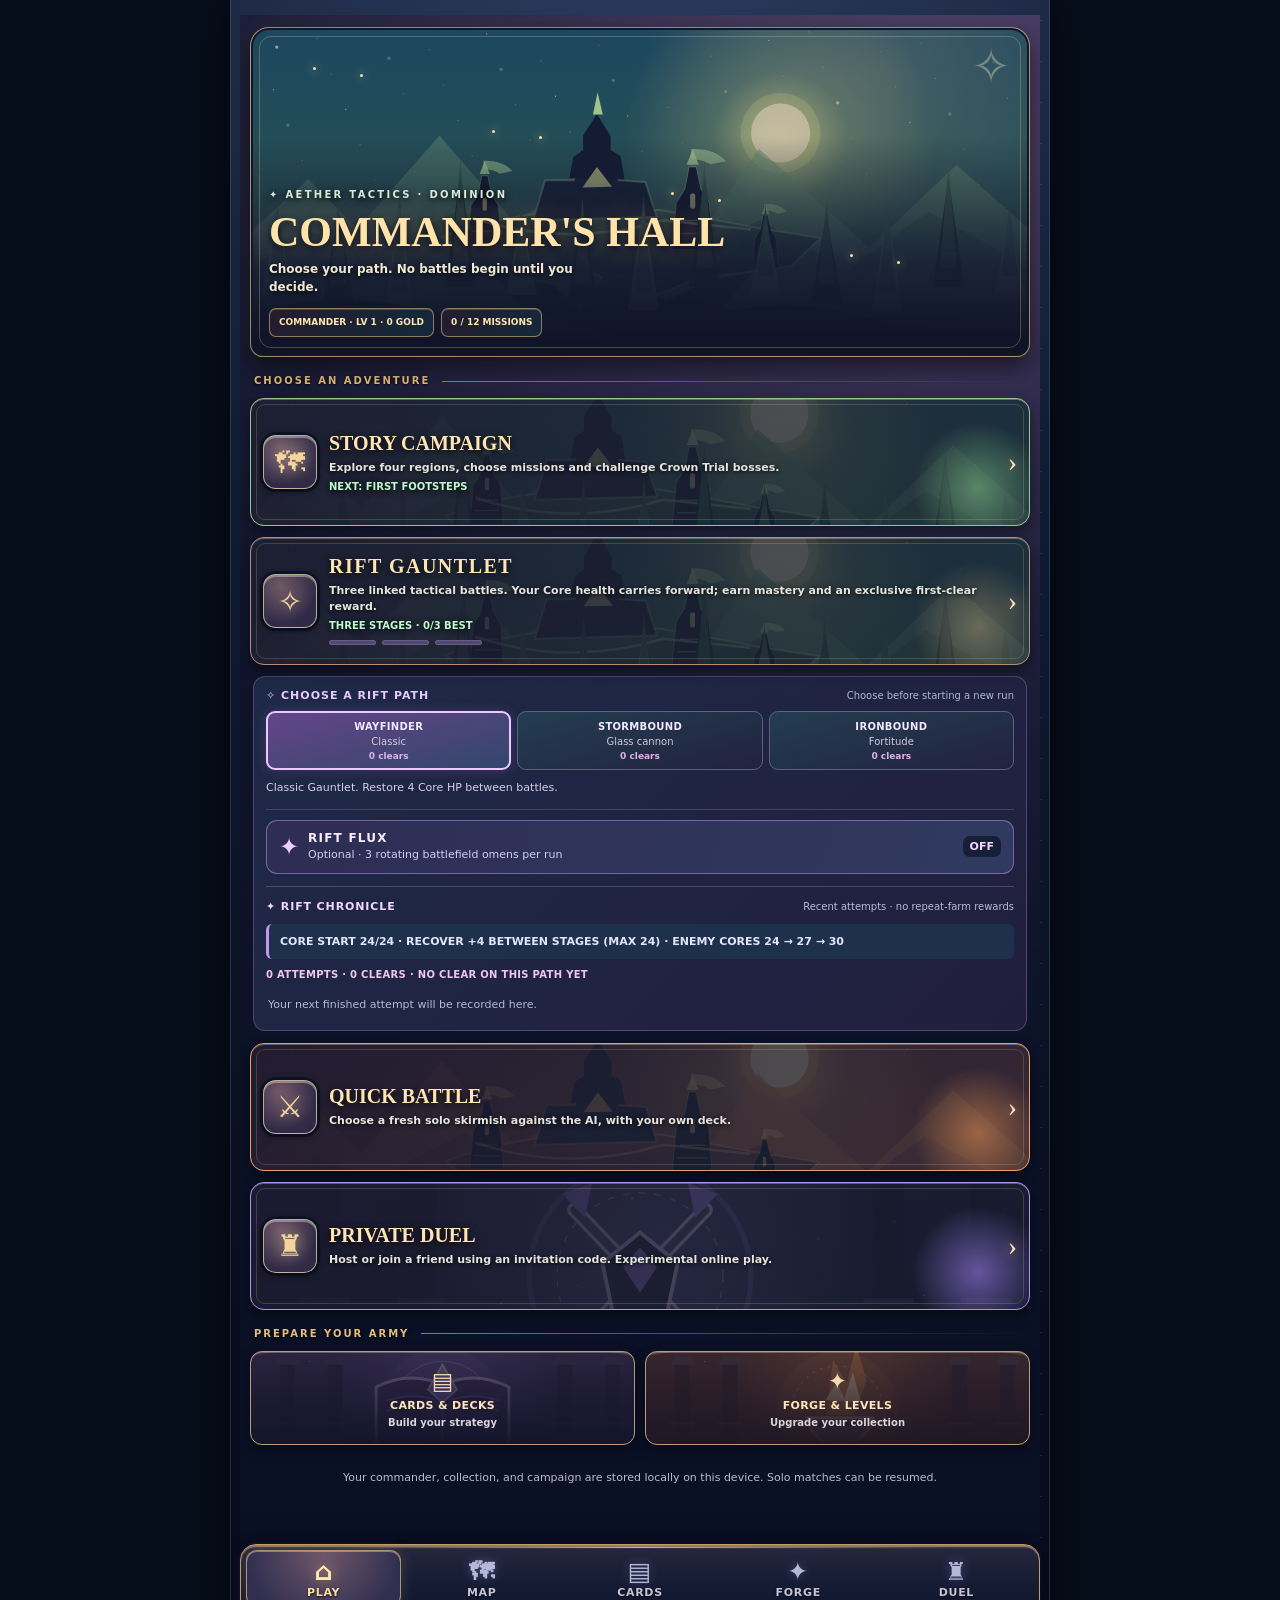
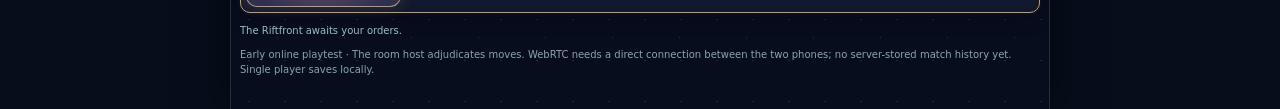
<file: index.html>
<!doctype html>
<html lang="en"><head><meta charset="utf-8"><meta name="viewport" content="width=device-width,initial-scale=1,viewport-fit=cover">
<title>Aether Tactics: Dominion — Reliable Peer Handshake v4.7.2</title>
<meta name="theme-color" content="#17162b"><meta name="description" content="Richer detailed 32-bit-era pixel fantasy. A 55° tactical floating island in a luminous rift.">
<meta name="apple-mobile-web-app-capable" content="yes"><meta name="apple-mobile-web-app-title" content="Dominion">
<link rel="manifest" href="./manifest.webmanifest"><link rel="icon" href="./icon-192.png" sizes="192x192"><link rel="apple-touch-icon" href="./apple-touch-icon.png">
<link rel="stylesheet" href="./v04-style.css"><link rel="stylesheet" href="./v05-style.css"><link rel="stylesheet" href="./v06-style.css"><link rel="stylesheet" href="./v08-onescreen.css"><link rel="stylesheet" href="./v15-grimoire.css"><link rel="stylesheet" href="./v16-ui.css"><link rel="stylesheet" href="./v17-layout.css"><link rel="stylesheet" href="./v18-abilities.css"><link rel="stylesheet" href="./v20-expansion.css"><link rel="stylesheet" href="./v21-progression.css"><link rel="stylesheet" href="./v22-balance.css"><link rel="stylesheet" href="./v30-shell.css?v=31"><link rel="stylesheet" href="./v32-celestial.css?v=32"><link rel="stylesheet" href="./v33-art-fixes.css?v=33"><link rel="stylesheet" href="./v34-art.css?v=34"><link rel="stylesheet" href="./v38-qa.css?v=38"><link rel="stylesheet" href="./v41-campaign-atlas.css?v=41"><link rel="stylesheet" href="./v42-forge-scroll.css?v=42"><link rel="stylesheet" href="./v43-battle.css?v=43"><link rel="stylesheet" href="./v44-encounters.css?v=44"><link rel="stylesheet" href="./v441-bosses.css?v=441"><link rel="stylesheet" href="./v442-story.css?v=442"><link rel="stylesheet" href="./v443-epilogues.css?v=443"><link rel="stylesheet" href="./v444-intel.css?v=4441"><link rel="stylesheet" href="./v446-objective-hud.css?v=446"><link rel="stylesheet" href="./v448-campaign-prep.css?v=448"><link rel="stylesheet" href="./v449-counsel.css?v=449"><link rel="stylesheet" href="./v452-loadouts.css?v=452"><link rel="stylesheet" href="./v46-gauntlet.css?v=460"><link rel="stylesheet" href="./v461-rift-paths.css?v=461"><link rel="stylesheet" href="./v462-masteries.css?v=462"><link rel="stylesheet" href="./v463-flux.css?v=463"><link rel="stylesheet" href="./v464-chronicle.css?v=464"><link rel="stylesheet" href="./v470-duel.css?v=470"><link rel="stylesheet" href="./v471-ack.css?v=471">
</head><body><main id="game" data-tab="home">
<header class="battle-header"><div class="battle-brand"><h1 class="logo">AETHER <em>DOMINION</em></h1></div>
 <nav class="menu" aria-label="Game mode"><button id="mode-ai" class="modebtn active">SOLO</button><button id="mode-online" class="modebtn">DUEL</button></nav><div id="battle-mode-tag" class="battle-mode-tag">⚔ SOLO BATTLE</div>
 <div class="battle-actions"><button id="battle-home" type="button" class="smallbtn" aria-label="Open commander hall" title="Choose a game mode">⌂ <span>MENU</span></button><button id="reset" class="smallbtn" aria-label="Start a new match" title="New match">↻ <span>NEW</span></button></div></header>
<section class="lobby hidden" id="lobby"><button type="button" id="close-lobby" class="dismiss-room" aria-label="Close room setup">✕ CLOSE</button>
 <div class="lobby-title">✦ The Duel Chamber · v4.7.2</div>
 <p>Battle another commander from anywhere. You host, your friend joins using the same room code. No login needed. Both players must keep the game open.</p>
 <div class="room-controls"><button class="primary" id="make-room">CREATE ROOM</button><input id="roomid" maxlength="8" autocomplete="off" spellcheck="false" placeholder="ROOM CODE" aria-label="Room code"><button class="outline" id="join-room">JOIN</button></div>
 <div id="roomstatus" class="room-status" role="status" aria-live="polite">Ready for a private two-player duel.</div><button class="outline hidden" id="invite" style="margin-top:8px">↗ SHARE INVITE LINK</button>
 <p style="margin-bottom:0">Private duels are experimental. The host validates moves and pauses the match if a peer disconnects. Decks lock once combat begins; some cellular networks may require Wi-Fi or a TURN relay.</p>
</section>
<section class="hud" aria-label="Match status"><div class="core"><div class="core-line"><label>YOUR CORE</label><div class="hpbig" id="selfhp">24 <small>/24</small></div></div><div class="meter"><i id="selfmeter"></i></div></div>
 <div class="mid"><div class="round-line"><small>RD</small><b id="round">1</b></div><span id="turnlabel">YOUR TURN</span></div>
 <div class="core enemy"><div class="core-line"><label>RIVAL CORE</label><div class="hpbig" id="rivalhp">24 <small>/24</small></div></div><div class="meter"><i id="rivalmeter"></i></div></div></section>
<section class="vista" aria-label="Riftfront battle arena"><div class="sky"><div class="moon"></div><div class="beam"></div><div class="mount back"></div><div class="mount"></div></div><div class="vista-top"><span id="arena-label">✦ RIFTFRONT</span><small id="arena-details">BLUE MOVE · RED ATTACK · VIOLET SPELL</small></div><div id="duel-link-status" class="duel-link-status hidden" role="status" aria-live="polite"></div><button id="duel-refresh-link" class="duel-refresh-link hidden" type="button" aria-label="Resynchronize private duel with host">↻ SYNC DUEL</button><div id="battle-warning" class="battle-warning hidden" role="status" aria-live="polite" aria-atomic="true"><strong id="battle-warning-title"></strong><span id="battle-warning-text"></span></div><div class="arena" id="vista-stage"><canvas id="battle-canvas" aria-label="Angled 32-bit-inspired pixel fantasy tactical battlefield" role="img"></canvas><div id="board" class="board" aria-label="Interactive tactical battlefield">Preparing commands...</div></div>
<div id="gameover" class="overlay hidden"><div class="modal"><div style="font-size:30px">✦</div><h2 id="resulttitle">BATTLE COMPLETE</h2><p id="resultdesc"></p><section id="campaign-epilogue" class="campaign-epilogue hidden" aria-label="Campaign outcome"><div class="epilogue-kicker" id="epilogue-kicker"></div><h3 id="epilogue-speaker"></h3><p id="epilogue-narrative"></p><div class="epilogue-footnote" id="epilogue-footnote"></div></section><button id="next-mission" type="button" class="result-rewards hidden">🗺 CONTINUE CAMPAIGN</button><button id="result-rewards" type="button" class="result-rewards">★ REWARDS & PROGRESS</button><button id="again" class="primary">FIGHT AGAIN</button></div></div></section>
<div class="legend"><span>✦ SPRING +1 AETH</span><span>⌃ RAISED +1 DAMAGE</span><span>◈ ROCKS BLOCK SHOTS</span><span>◆ TAP TILES, NOT SPRITES</span></div>
<section class="command-dock" aria-label="Your cards and turn controls">
 <div class="hint" role="status" aria-live="polite"><div id="instruction"><b>Select a card or allied tile.</b></div><small id="tip">Summon and conquer.</small></div>
 <div class="handtop"><div class="hand-label"><strong>HAND</strong><small id="deckcount"></small></div>
  <div class="hand-tools"><button id="profile-open" type="button" class="profile-open" aria-label="Your player XP and card upgrades">LV 1</button><div class="aeth" aria-label="Available Aeth">✦ <span id="aeth">3</span><small id="capacity"> / 3</small></div>
   <button type="button" id="card-guide" class="guide-open" aria-label="Open the Grimoire collection">▦ GRIMOIRE</button>
   <button type="button" id="rules" class="guide-help" aria-label="How to play" aria-haspopup="dialog">?</button></div>
 </div>
 <div id="hand" class="hand">Preparing cards...</div>
 <div class="actions"><button id="cycle" aria-label="Redraw selected card">↻ <span>REDRAW</span></button><button id="end" class="end">END TURN <span>→</span></button></div>
</section>
<section id="home-screen" class="tab-page" aria-label="Choose your activity">
 <div class="hall-hero"><span class="hall-kicker">✦ AETHER TACTICS · DOMINION</span><h2>COMMANDER'S HALL</h2><p>Choose your path. No battles begin until you decide.</p>
  <div class="hall-stats"><span id="home-player">COMMANDER · LV 1</span><span id="home-progress">0 / 12 MISSIONS</span></div></div>
 <button type="button" id="home-continue" class="hall-continue hidden"><span class="hall-symbol">↪</span><span><strong>CONTINUE YOUR BATTLE</strong><small id="home-current">Resume your saved match</small></span><span class="hall-arrow">›</span></button>
 <div class="hall-section-title">CHOOSE AN ADVENTURE</div>
 <button type="button" id="home-campaign" class="hall-choice hall-story"><span class="hall-symbol">🗺</span><span class="hall-choice-text"><strong>STORY CAMPAIGN</strong><small>Explore four regions, choose missions and challenge Crown Trial bosses.</small><em id="home-next-story">Begin with First Footsteps</em></span><span class="hall-arrow">›</span></button>
 <button type="button" id="home-gauntlet" class="hall-choice hall-gauntlet"><span class="hall-symbol">✧</span><span class="hall-choice-text"><strong>RIFT GAUNTLET</strong><small>Three linked tactical battles. Your Core health carries forward; earn mastery and an exclusive first-clear reward.</small><em id="home-gauntlet-status">READY · 0 / 3 STAGES</em><span class="rift-progress" aria-hidden="true"><i></i><i></i><i></i></span></span><span class="hall-arrow">›</span></button>
 <section class="rift-paths" id="v461-paths" aria-label="Choose your Rift Gauntlet path">
 <div class="rift-paths-heading"><span>✧ CHOOSE A RIFT PATH</span><small>Choose before starting a new run</small></div>
 <div class="rift-path-grid" role="group" aria-label="Gauntlet difficulty and route">
  <button type="button" data-rift-path="wayfinder" aria-pressed="true"><b>WAYFINDER</b><small>Classic</small><em id="rift-clear-wayfinder">0 clears</em></button>
  <button type="button" data-rift-path="stormbound" aria-pressed="false"><b>STORMBOUND</b><small>Glass cannon</small><em id="rift-clear-stormbound">0 clears</em></button>
  <button type="button" data-rift-path="ironbound" aria-pressed="false"><b>IRONBOUND</b><small>Fortitude</small><em id="rift-clear-ironbound">0 clears</em></button>
 </div>
 <p id="rift-path-detail" role="status">Restore 4 Core HP between battles.</p>
 <section class="v463-flux-panel" aria-label="Optional rotating Rift challenges">
  <button id="v463-flux-toggle" type="button" aria-pressed="false"><span class="v463-flux-star">✦</span><span><strong>RIFT FLUX</strong><small>Optional · 3 rotating battlefield omens per run</small></span><em id="v463-flux-toggle-label">OFF</em></button>
  <div id="v463-flux-details" hidden>
   <p id="v463-flux-progress">First full Flux clear awards 60 gold once.</p>
   <div class="v463-omen-forecast" id="v463-omen-forecast" aria-label="This run's three battlefield omens"></div>
  </div>
 </section>
 <section class="v464-chronicle" aria-label="Rift path pressure and your run history">
  <div class="v464-heading"><strong>✦ RIFT CHRONICLE</strong><span>Recent attempts · no repeat-farm rewards</span></div>
  <p id="v464-stage-forecast" role="status">Choose a route to preview the Core challenge.</p>
  <p id="v464-run-best">No Gauntlet clears recorded yet.</p>
  <ul id="v464-run-history" aria-label="Latest four Gauntlet attempts"><li class="v464-history-empty">Your next finished attempt will be recorded here.</li></ul>
 </section>
</section>
 <button type="button" id="home-quick" class="hall-choice hall-skirmish"><span class="hall-symbol">⚔</span><span class="hall-choice-text"><strong>QUICK BATTLE</strong><small>Choose a fresh solo skirmish against the AI, with your own deck.</small></span><span class="hall-arrow">›</span></button>
 <button type="button" id="home-duel" class="hall-choice hall-private"><span class="hall-symbol">♜</span><span class="hall-choice-text"><strong>PRIVATE DUEL</strong><small>Host or join a friend using an invitation code. Experimental online play.</small></span><span class="hall-arrow">›</span></button>
 <div class="hall-section-title">PREPARE YOUR ARMY</div>
 <div class="hall-shortcuts"><button type="button" id="home-cards">▤ <strong>CARDS & DECKS</strong><small>Build your strategy</small></button><button type="button" id="home-forge">✦ <strong>FORGE & LEVELS</strong><small>Upgrade your collection</small></button></div>
 <p class="hall-footnote">Your commander, collection, and campaign are stored locally on this device. Solo matches can be resumed.</p>
</section>
<section id="campaign-screen" class="tab-page hidden" aria-label="Riftfront campaign">
 <div class="page-top"><span class="eyebrow">DOMINION · STORY CAMPAIGN</span><h2>RIFTFRONT CONQUEST</h2><p>Conquer four regions. Face veteran commanders, unusual objectives and ancient guardians.</p></div>
 <div class="campaign-meta"><span id="campaign-count">0 / 12 MISSIONS</span><span id="campaign-stars">✦ 0 SIGILS</span></div>
 <div id="campaign-regions" class="campaign-regions"></div>
 <section class="trials-section"><div class="trials-head"><span>✧ ENDGAME</span><h3>THE CROWN TRIALS</h3><p>Three escalating ancient-guardian battles, unlocked by completing the campaign.</p></div><div id="trial-list" class="trial-list"></div></section>
</section>
<section id="duel-screen" class="tab-page hidden" aria-label="Online duels">
 <div class="page-top"><span class="eyebrow">COMMANDER VERSUS COMMANDER</span><h2>THE DUEL CHAMBER</h2><p>Bring your own 24-card deck and challenge a friend. Solo progress remains saved.</p></div>
 <div class="duel-features"><div><b>⚔ PRIVATE DUEL</b><p>Host or join using a shareable room code.</p></div><div><b>◇ FAIR PLAY</b><p>Card levels are equalized, and both decks are verified by the host.</p></div><div><b>◈ CONNECTION STATUS</b><p id="duel-connection">Not connected. Direct peer-to-peer play is experimental.</p></div></div>
 <button id="duel-launch" type="button" class="main-cta">OPEN DUEL CHAMBER</button>
 <button id="duel-return" type="button" class="secondary-cta">RETURN TO HALL</button>
 <button id="duel-solo" type="button" class="secondary-cta">RESTORE SOLO BATTLE</button>
 <div class="duel-note">Two physical devices and their network connection are required to verify live duels. No ranked matchmaking or remote account saves.</div>
</section>
<nav id="bottom-tabs" class="bottom-tabs" aria-label="Main game navigation">
 <button type="button" data-page="home" class="selected" aria-current="page"><span class="nav-icon">⌂</span><span>PLAY</span></button>
 <button type="button" data-page="campaign"><span class="nav-icon">🗺</span><span>MAP</span></button>
 <button type="button" data-page="cards"><span class="nav-icon">▤</span><span>CARDS</span></button>
 <button type="button" data-page="forge"><span class="nav-icon">✦</span><span>FORGE</span></button>
 <button type="button" data-page="duel"><span class="nav-icon">♜</span><span>DUEL</span></button>
</nav>
<section id="codex" class="codex hidden" role="dialog" aria-modal="true" aria-labelledby="codex-title">
  <div class="codex-panel">
    <div class="codex-header"><div><span class="codex-kicker">✧ COMMANDER'S REFERENCE</span><h2 id="codex-title">THE GRIMOIRE</h2></div><button type="button" id="codex-profile" class="build-deck-launch">★ LEVELS</button><button type="button" id="open-builder" class="build-deck-launch">⚒ BUILD DECK</button><button id="codex-close" class="codex-close" type="button" aria-label="Close card information">✕</button></div>
    <div id="codex-library" class="codex-library">
      <div id="codex-tabs" class="codex-tabs" role="group" aria-label="Cards to browse">
        <button type="button" data-tab="hand" class="active">HAND <span id="codex-hand-count">4</span></button>
        <button type="button" data-tab="deck">COLLECTION <span id="codex-deck-count">21</span></button>
      </div>
      <div id="codex-filters" class="codex-filters" role="group" aria-label="Card type"><button type="button" data-filter="all" class="active">ALL</button><button type="button" data-filter="units">UNITS</button><button type="button" data-filter="spells">SPELLS</button></div>
      <p id="codex-intro" class="codex-intro"></p>
      <div id="codex-list" class="codex-list" aria-label="Available card descriptions"></div>
    </div>
    <div id="codex-detail" class="codex-detail hidden">
      <button id="codex-back" class="codex-back" type="button">← CARD LIST</button>
      <div id="codex-detail-body" class="codex-detail-body"></div>
    </div>
    <div class="codex-footer"><span class="codex-safe-icon">✓</span> CARD REFERENCE · NO ACTIONS SPENT</div>
  </div>
</section>

<section id="deck-builder" class="deck-builder hidden" role="dialog" aria-modal="true" aria-labelledby="deck-builder-title">
 <div class="deck-panel">
 <header class="deck-header"><div><span>COMMANDER'S ARMORY</span><h2 id="deck-builder-title">BUILD YOUR DECK</h2><p id="deck-status">Choose a strategy for your next match.</p></div><button id="deck-close" type="button" aria-label="Close deck builder">✕</button></header>
 <div class="deck-content">
  <section class="loadout-vault" aria-label="Saved deck slots">
   <div class="loadout-vault-head"><strong>✦ COMMANDER'S DECK VAULT</strong><small>3 personal loadouts</small></div>
   <div id="deck-slots" class="deck-slots" role="group" aria-label="Choose a saved deck">
    <button type="button" data-slot="0">DECK I</button>
    <button type="button" data-slot="1">DECK II</button>
    <button type="button" data-slot="2">DECK III</button>
   </div>
   <div class="vault-name-row"><label for="deck-slot-name">DECK NAME</label>
    <input id="deck-slot-name" type="text" maxlength="24" autocomplete="off" spellcheck="false" placeholder="Name your strategy"></div>
   <p class="loadout-vault-note">Switching slots previews a deck. Saving equips it for your NEXT battle; your current match is untouched.</p>
  </section>
  <div id="deck-presets" class="deck-presets" role="group" aria-label="Choose a playstyle">
   <button type="button" data-preset="Balanced">BALANCED<small>Versatile</small></button>
   <button type="button" data-preset="Assault">ASSAULT<small>Aggressive</small></button>
   <button type="button" data-preset="Fortress">FORTRESS<small>Defensive</small></button>
   <button type="button" data-preset="Arcane">ARCANE<small>Spellcraft</small></button>
   <button type="button" data-preset="Skirmish">SKIRMISH<small>Mobility</small></button>
   <button type="button" data-preset="Echo">ECHO<small>Recursion</small></button>
   <button type="button" data-preset="Ritual">RITUAL<small>Sacrifice</small></button>
  </div>
  <div class="deck-tallies"><b><span id="deck-size">24/24</span> CARDS</b><span><b id="deck-unit-count">16</b> UNITS</span><span><b id="deck-spell-count">8</b> SPELLS</span></div>
  <p class="deck-instructions">Tap − to remove cards, then + to replace them. Up to 3 copies each; at least 12 units and 3 unit types; at most 2 mythics.</p>
  <div id="deck-cards" class="deck-cards" aria-label="Choose the contents of your deck"></div>
 </div>
 <footer class="deck-bottom"><p id="deck-validation" role="status">Deck ready.</p><div class="deck-buttons"><button type="button" id="deck-cancel">CANCEL</button><button type="button" id="deck-save">SAVE FOR NEXT MATCH</button></div></footer>
 </div>
</section>
<section id="player-profile" class="player-profile hidden" role="dialog" aria-modal="true" aria-labelledby="profile-title">
 <div class="profile-panel">
  <header class="profile-head"><div><span>✦ COMMANDER PROGRESSION</span><h2 id="profile-title">YOUR LEGACY</h2></div><button id="profile-close" type="button" aria-label="Close profile">✕</button></header>
  <div class="profile-body">
   <section class="profile-level-card">
    <div class="profile-rank"><div class="profile-level-number">LV <b id="player-level">1</b></div><div><strong>COMMANDER LEVEL</strong><small id="profile-xp-label">0 / 90 XP</small></div></div>
    <div class="profile-xp-bar"><i id="profile-xp-meter"></i></div>
    <div class="profile-currencies"><span>◈ <b id="profile-gold">0</b> GOLD</span><span>⚔ <b id="profile-wins">0</b> WINS</span><span>◆ <b id="profile-matches">0</b> MATCHES</span></div>
   </section>
   <section class="profile-rewards"><h3>LATEST MATCH</h3><p id="profile-reward-text">Complete a match to earn XP, gold and card copies.</p></section>
   <section class="rift-mastery" aria-label="Card mastery challenges"><div class="rift-mastery-heading"><span>✧ CARD MASTERIES</span><strong>BRONZE · SILVER · GOLD</strong></div><p>Play cards during solo battles to advance mastery. Earn a one-time gold reward for each tier on victory.</p><div class="v462-mastery-controls" role="group" aria-label="Filter card mastery list">
  <button type="button" data-mastery-filter="active" aria-pressed="true">PROGRESS</button>
  <button type="button" data-mastery-filter="all" aria-pressed="false">ALL 60</button>
  <button type="button" data-mastery-filter="gold" aria-pressed="false">GOLD</button>
 </div>
 <div id="v462-mastery-count" class="v462-mastery-count" role="status">60 original cards</div>
 <div id="v46-masteries" class="rift-mastery-list"></div>
 <div class="v462-contracts-heading"><span>✦ MASTERY CONTRACTS</span><small>Once-only earned rewards</small></div>
 <div id="v462-contracts" class="v462-contract-list" aria-label="Mastery contracts"></div></section><div id="profile-achievements" class="profile-achievements">MILESTONES · 0/6</div><div class="profile-upgrade-heading"><h3>CARD UPGRADES</h3><p>Collect card copies from matches, then spend gold to upgrade. Every card is available at level 1.</p></div>
   <div id="profile-upgrade-list" class="profile-upgrade-list" aria-label="Card upgrades"></div>
  </div>
  <footer class="profile-footer"><span>Upgrades affect solo matches only. Duels use equal stats.</span><button id="profile-done" type="button">BACK TO GAME</button></footer>
 </div>
</section>
<div id="feed" class="feed">Riftfront Valley is waking.</div>
<div class="alert">Early online playtest · The room host adjudicates moves. WebRTC needs a direct connection between the two phones; no server-stored match history yet. Single player saves locally.</div>
<section id="rules-sheet" class="rules-sheet hidden" role="dialog" aria-modal="true" aria-labelledby="rules-title">
  <div class="rules-panel">
    <header class="rules-panel-head">
      <div><span class="rules-eyebrow">✦ FIELD MANUAL</span><h2 id="rules-title">How to Play</h2><p>Quick reference for your next command</p></div>
      <button id="rules-close" type="button" aria-label="Close game guide">✕</button>
    </header>
    <div class="rules-content">
      <div class="rules-section"><span class="rules-symbol blue">01</span><div><h3>Choose a card, then a tile</h3><p>Tap a card in your hand to summon a unit or prepare a spell. Choose a highlighted ground square—not the character artwork—to use it.</p></div></div>
      <div class="rules-section"><span class="rules-symbol teal">02</span><div><h3>Move and attack</h3><p>Select an allied tile. Each ready unit can move once and attack once per turn. Blue tiles are moves, red are attacks, and violet tiles are spells.</p></div></div>
      <div class="rules-section"><span class="rules-symbol gold">03</span><div><h3>Use terrain to your advantage</h3><p>Hold springs for bonus Aeth each turn. Striking downhill from raised ground adds 1 damage. Rocks block ranged attacks.</p></div></div>
      <div class="rules-section"><span class="rules-symbol rose">04</span><div><h3>Build your army</h3><p>Aeth grows across rounds, up to 10 base capacity. Mythic creatures require sacrifices; inspect any card with its <b>i</b> icon for exact details.</p></div></div>
      <div class="rules-section"><span class="rules-symbol blue">05</span><div><h3>Win the duel</h3><p>Reduce the opposing Core from 24 HP to zero. After 24 rounds, score remaining Core HP first, then held springs and surviving units. Exact ties are draws. Online duels are experimental.</p></div></div>
    </div>
    <footer class="rules-panel-foot"><button id="rules-done" type="button">BACK TO BATTLE</button></footer>
  </div>
</section>
</main>
<script defer src="./v21-art.js"></script><script defer src="./v34-art.js?v=34"></script><script defer src="./v35-battle-art.js?v=35"></script><script defer src="./v37-art-unity.js?v=40"></script><script defer src="./v45-spell-art.js?v=4502"></script><script defer src="./v453-creature-art.js?v=453"></script><script defer src="./v454-creature-art.js?v=454"></script><script defer src="./v455-spell-art.js?v=455"></script><script defer src="./v456-creature-art.js?v=456"></script><script defer src="./v457-spell-art.js?v=457"></script><script defer src="./v458-creature-art.js?v=458"></script><script>window.DOMINION_V45_ART_RELEASE=true</script><script>window.DOMINION_V453_ART_RELEASE=true</script><script>window.DOMINION_V454_ART_RELEASE=true</script><script>window.DOMINION_V455_ART_RELEASE=true</script><script>window.DOMINION_V456_ART_RELEASE=true</script><script>window.DOMINION_V457_ART_RELEASE=true</script><script>window.DOMINION_V458_ART_RELEASE=true</script><script defer src="./v30-campaign-data.js?v=443"></script><script defer src="./v45-engine.js?v=472"></script><script defer src="./v45-scene.js?v=458"></script><script type="module" src="./v30-net.js?v=471"></script>
<script>if('serviceWorker' in navigator){addEventListener('load',()=>navigator.serviceWorker.register('./sw.js').catch(()=>{}))}</script>
<script defer src="./v30-shell.js?v=41"></script><script defer src="./v46-gauntlet.js?v=464"></script><script defer src="./v32-details.js?v=32"></script><script defer src="./v41-campaign-atlas.js?v=449"></script></body></html>
</file>
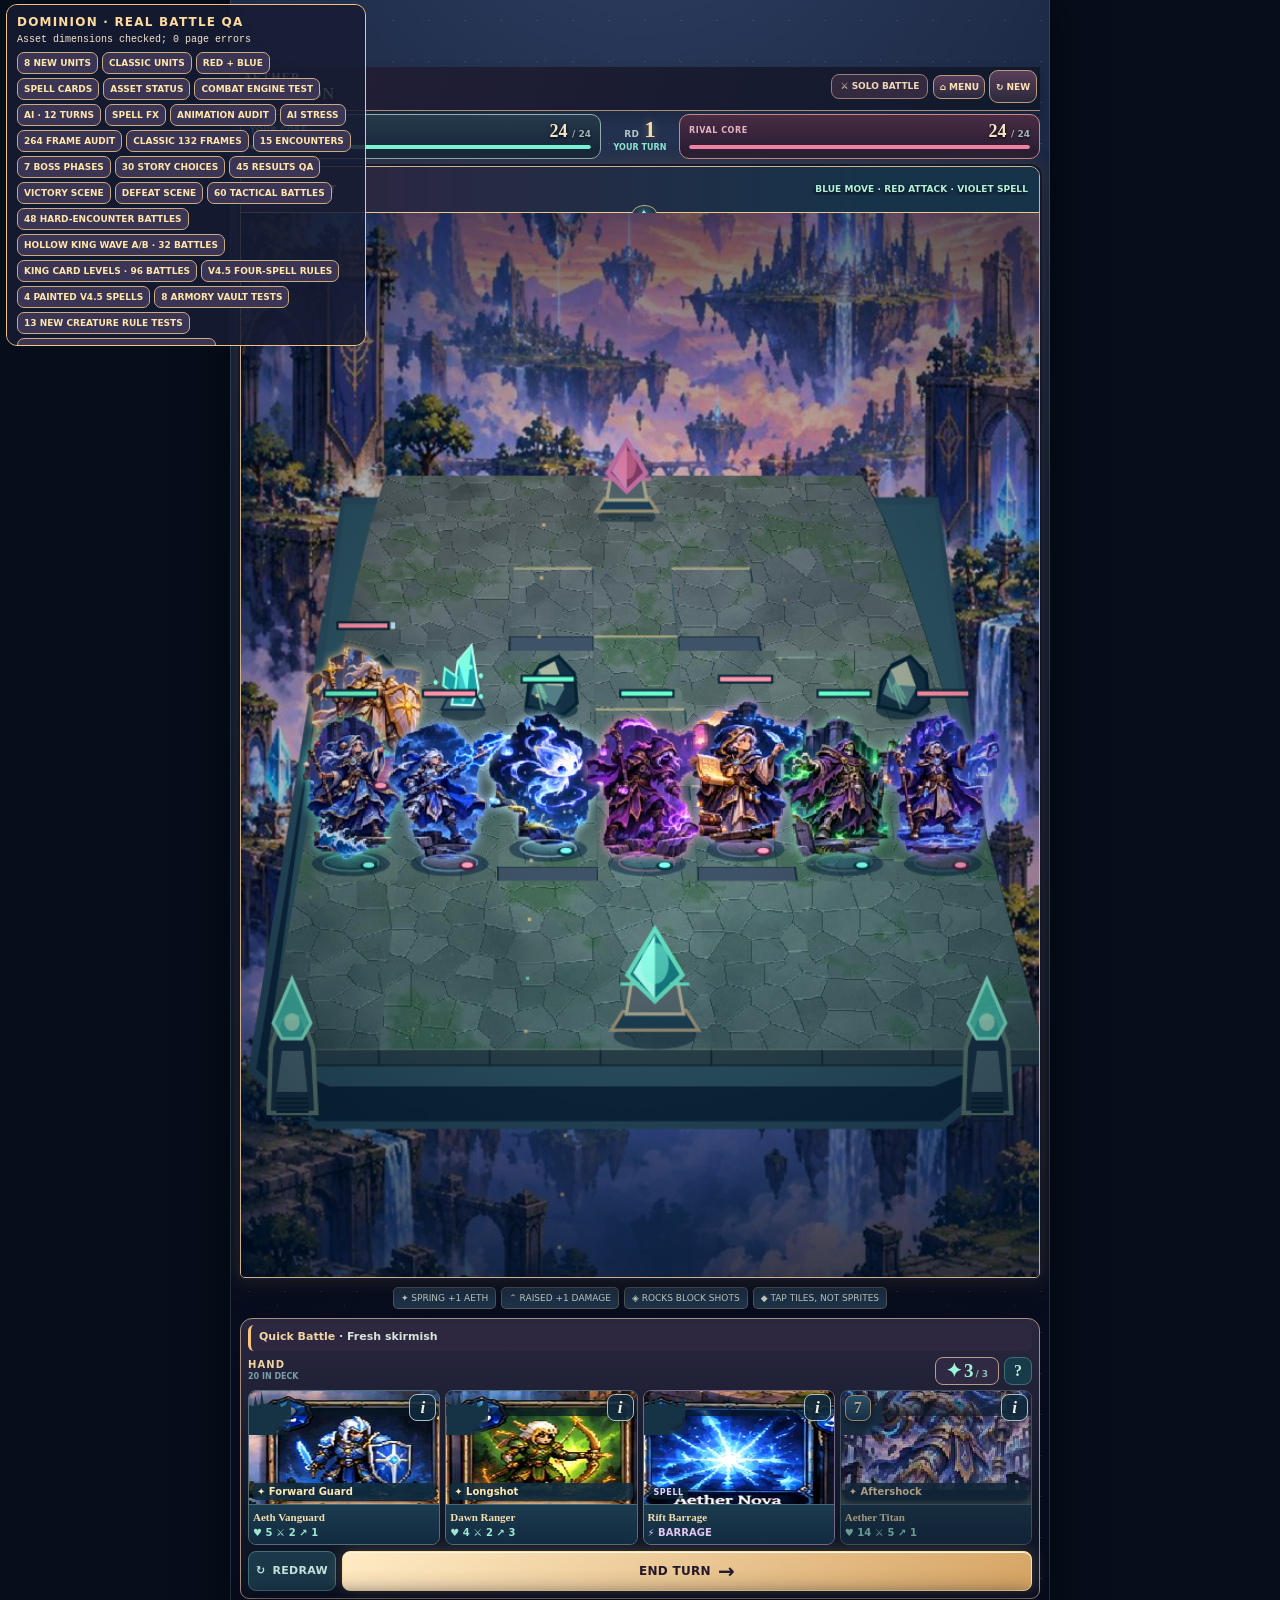
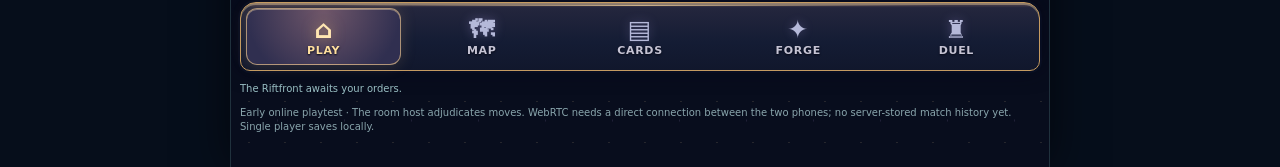
<file: qa-v39.html>
<!doctype html>
<html lang="en"><head><meta charset="utf-8"><meta name="viewport" content="width=device-width,initial-scale=1,viewport-fit=cover">
<title>Aether Tactics: Dominion — v4.5.6 FOUR-CREATURE ENGINE · ISOLATED QA</title>
<meta name="robots" content="noindex,nofollow"><meta name="theme-color" content="#17162b"><meta name="description" content="Richer detailed 32-bit-era pixel fantasy. A 55° tactical floating island in a luminous rift.">
<meta name="apple-mobile-web-app-capable" content="yes"><meta name="apple-mobile-web-app-title" content="Dominion">
<link rel="manifest" href="./manifest.webmanifest"><link rel="icon" href="./icon-192.png" sizes="192x192"><link rel="apple-touch-icon" href="./apple-touch-icon.png">
<link rel="stylesheet" href="./v04-style.css"><link rel="stylesheet" href="./v05-style.css"><link rel="stylesheet" href="./v06-style.css"><link rel="stylesheet" href="./v08-onescreen.css"><link rel="stylesheet" href="./v15-grimoire.css"><link rel="stylesheet" href="./v16-ui.css"><link rel="stylesheet" href="./v17-layout.css"><link rel="stylesheet" href="./v18-abilities.css"><link rel="stylesheet" href="./v20-expansion.css"><link rel="stylesheet" href="./v21-progression.css"><link rel="stylesheet" href="./v22-balance.css"><link rel="stylesheet" href="./v30-shell.css?v=31"><link rel="stylesheet" href="./v32-celestial.css?v=32"><link rel="stylesheet" href="./v33-art-fixes.css?v=33"><link rel="stylesheet" href="./v34-art.css?v=34"><link rel="stylesheet" href="./v41-campaign-atlas.css?v=41"><link rel="stylesheet" href="./v42-forge-scroll.css?v=42"><link rel="stylesheet" href="./v43-battle.css?v=43"><link rel="stylesheet" href="./v44-encounters.css?v=44"><link rel="stylesheet" href="./v441-bosses.css?v=441"><link rel="stylesheet" href="./v442-story.css?v=442"><link rel="stylesheet" href="./v443-epilogues.css?v=443"><link rel="stylesheet" href="./v444-intel.css?v=4441"><link rel="stylesheet" href="./v446-objective-hud.css?v=446"><link rel="stylesheet" href="./v448-campaign-prep.css?v=448"><link rel="stylesheet" href="./v449-counsel.css?v=449"><link rel="stylesheet" href="./v452-loadouts.css?v=452"><link rel="stylesheet" href="./v38-qa.css?v=38">
<script>
/* In-memory storage: never read or overwrite real player save on the QA page. */
(()=>{const map=new Map();const mem={
 getItem:k=>map.has(k)?map.get(k):null,setItem:(k,v)=>map.set(String(k),String(v)),
 removeItem:k=>map.delete(k),clear:()=>map.clear(),key:i=>[...map.keys()][i]||null,
 get length(){return map.size}};
 try{Object.defineProperty(window,'localStorage',{configurable:true,value:mem})}catch(e){}
 window.__qaIsolatedStorage=window.localStorage===mem;
})();
</script></head><body><main id="game" data-tab="home">
<header class="battle-header"><div class="battle-brand"><h1 class="logo">AETHER <em>DOMINION</em></h1></div>
 <nav class="menu" aria-label="Game mode"><button id="mode-ai" class="modebtn active">SOLO</button><button id="mode-online" class="modebtn">DUEL</button></nav><div id="battle-mode-tag" class="battle-mode-tag">⚔ SOLO BATTLE</div>
 <div class="battle-actions"><button id="battle-home" type="button" class="smallbtn" aria-label="Open commander hall" title="Choose a game mode">⌂ <span>MENU</span></button><button id="reset" class="smallbtn" aria-label="Start a new match" title="New match">↻ <span>NEW</span></button></div></header>
<section class="lobby hidden" id="lobby"><button type="button" id="close-lobby" class="dismiss-room" aria-label="Close room setup">✕ CLOSE</button>
 <div class="lobby-title">✦ The Duel Chamber</div>
 <p>Battle another commander from anywhere. You host, your friend joins using the same room code. No login needed. Both players must keep the game open.</p>
 <div class="room-controls"><button class="primary" id="make-room">CREATE ROOM</button><input id="roomid" maxlength="8" autocomplete="off" spellcheck="false" placeholder="ROOM CODE" aria-label="Room code"><button class="outline" id="join-room">JOIN</button></div>
 <div id="roomstatus" class="room-status">Ready for a private two-player duel.</div><button class="outline hidden" id="invite" style="margin-top:8px">↗ SHARE INVITE LINK</button>
 <p style="margin-bottom:0">Experimental peer-to-peer connection uses public signaling relays. Some cellular networks may block it; if so, try Wi-Fi. Matches pause if either player disconnects.</p>
</section>
<section class="hud" aria-label="Match status"><div class="core"><div class="core-line"><label>YOUR CORE</label><div class="hpbig" id="selfhp">24 <small>/24</small></div></div><div class="meter"><i id="selfmeter"></i></div></div>
 <div class="mid"><div class="round-line"><small>RD</small><b id="round">1</b></div><span id="turnlabel">YOUR TURN</span></div>
 <div class="core enemy"><div class="core-line"><label>RIVAL CORE</label><div class="hpbig" id="rivalhp">24 <small>/24</small></div></div><div class="meter"><i id="rivalmeter"></i></div></div></section>
<section class="vista" aria-label="Riftfront battle arena"><div class="sky"><div class="moon"></div><div class="beam"></div><div class="mount back"></div><div class="mount"></div></div><div class="vista-top"><span id="arena-label">✦ RIFTFRONT</span><small id="arena-details">BLUE MOVE · RED ATTACK · VIOLET SPELL</small></div><div id="battle-warning" class="battle-warning hidden" role="status" aria-live="polite" aria-atomic="true"><strong id="battle-warning-title"></strong><span id="battle-warning-text"></span></div><div class="arena" id="vista-stage"><canvas id="battle-canvas" aria-label="Angled 32-bit-inspired pixel fantasy tactical battlefield" role="img"></canvas><div id="board" class="board" aria-label="Interactive tactical battlefield">Preparing commands...</div></div>
<div id="gameover" class="overlay hidden"><div class="modal"><div style="font-size:30px">✦</div><h2 id="resulttitle">BATTLE COMPLETE</h2><p id="resultdesc"></p><section id="campaign-epilogue" class="campaign-epilogue hidden" aria-label="Campaign outcome"><div class="epilogue-kicker" id="epilogue-kicker"></div><h3 id="epilogue-speaker"></h3><p id="epilogue-narrative"></p><div class="epilogue-footnote" id="epilogue-footnote"></div></section><button id="next-mission" type="button" class="result-rewards hidden">🗺 CONTINUE CAMPAIGN</button><button id="result-rewards" type="button" class="result-rewards">★ REWARDS & PROGRESS</button><button id="again" class="primary">FIGHT AGAIN</button></div></div></section>
<div class="legend"><span>✦ SPRING +1 AETH</span><span>⌃ RAISED +1 DAMAGE</span><span>◈ ROCKS BLOCK SHOTS</span><span>◆ TAP TILES, NOT SPRITES</span></div>
<section class="command-dock" aria-label="Your cards and turn controls">
 <div class="hint" role="status" aria-live="polite"><div id="instruction"><b>Select a card or allied tile.</b></div><small id="tip">Summon and conquer.</small></div>
 <div class="handtop"><div class="hand-label"><strong>HAND</strong><small id="deckcount"></small></div>
  <div class="hand-tools"><button id="profile-open" type="button" class="profile-open" aria-label="Your player XP and card upgrades">LV 1</button><div class="aeth" aria-label="Available Aeth">✦ <span id="aeth">3</span><small id="capacity"> / 3</small></div>
   <button type="button" id="card-guide" class="guide-open" aria-label="Open the Grimoire collection">▦ GRIMOIRE</button>
   <button type="button" id="rules" class="guide-help" aria-label="How to play" aria-haspopup="dialog">?</button></div>
 </div>
 <div id="hand" class="hand">Preparing cards...</div>
 <div class="actions"><button id="cycle" aria-label="Redraw selected card">↻ <span>REDRAW</span></button><button id="end" class="end">END TURN <span>→</span></button></div>
</section>
<section id="home-screen" class="tab-page" aria-label="Choose your activity">
 <div class="hall-hero"><span class="hall-kicker">✦ AETHER TACTICS · DOMINION</span><h2>COMMANDER'S HALL</h2><p>Choose your path. No battles begin until you decide.</p>
  <div class="hall-stats"><span id="home-player">COMMANDER · LV 1</span><span id="home-progress">0 / 12 MISSIONS</span></div></div>
 <button type="button" id="home-continue" class="hall-continue hidden"><span class="hall-symbol">↪</span><span><strong>CONTINUE YOUR BATTLE</strong><small id="home-current">Resume your saved match</small></span><span class="hall-arrow">›</span></button>
 <div class="hall-section-title">CHOOSE AN ADVENTURE</div>
 <button type="button" id="home-campaign" class="hall-choice hall-story"><span class="hall-symbol">🗺</span><span class="hall-choice-text"><strong>STORY CAMPAIGN</strong><small>Explore four regions, choose missions and challenge Crown Trial bosses.</small><em id="home-next-story">Begin with First Footsteps</em></span><span class="hall-arrow">›</span></button>
 <button type="button" id="home-quick" class="hall-choice hall-skirmish"><span class="hall-symbol">⚔</span><span class="hall-choice-text"><strong>QUICK BATTLE</strong><small>Choose a fresh solo skirmish against the AI, with your own deck.</small></span><span class="hall-arrow">›</span></button>
 <button type="button" id="home-duel" class="hall-choice hall-private"><span class="hall-symbol">♜</span><span class="hall-choice-text"><strong>PRIVATE DUEL</strong><small>Host or join a friend using an invitation code. Experimental online play.</small></span><span class="hall-arrow">›</span></button>
 <div class="hall-section-title">PREPARE YOUR ARMY</div>
 <div class="hall-shortcuts"><button type="button" id="home-cards">▤ <strong>CARDS & DECKS</strong><small>Build your strategy</small></button><button type="button" id="home-forge">✦ <strong>FORGE & LEVELS</strong><small>Upgrade your collection</small></button></div>
 <p class="hall-footnote">Your commander, collection, and campaign are stored locally on this device. Solo matches can be resumed.</p>
</section>
<section id="campaign-screen" class="tab-page hidden" aria-label="Riftfront campaign">
 <div class="page-top"><span class="eyebrow">DOMINION · STORY CAMPAIGN</span><h2>RIFTFRONT CONQUEST</h2><p>Conquer four regions. Face veteran commanders, unusual objectives and ancient guardians.</p></div>
 <div class="campaign-meta"><span id="campaign-count">0 / 12 MISSIONS</span><span id="campaign-stars">✦ 0 SIGILS</span></div>
 <div id="campaign-regions" class="campaign-regions"></div>
 <section class="trials-section"><div class="trials-head"><span>✧ ENDGAME</span><h3>THE CROWN TRIALS</h3><p>Three escalating ancient-guardian battles, unlocked by completing the campaign.</p></div><div id="trial-list" class="trial-list"></div></section>
</section>
<section id="duel-screen" class="tab-page hidden" aria-label="Online duels">
 <div class="page-top"><span class="eyebrow">COMMANDER VERSUS COMMANDER</span><h2>THE DUEL CHAMBER</h2><p>Bring your own 24-card deck and challenge a friend. Solo progress remains saved.</p></div>
 <div class="duel-features"><div><b>⚔ PRIVATE DUEL</b><p>Host or join using a shareable room code.</p></div><div><b>◇ FAIR PLAY</b><p>Card levels are equalized, and both decks are verified by the host.</p></div><div><b>◈ CONNECTION STATUS</b><p id="duel-connection">Not connected. Direct peer-to-peer play is experimental.</p></div></div>
 <button id="duel-launch" type="button" class="main-cta">OPEN DUEL CHAMBER</button>
 <button id="duel-return" type="button" class="secondary-cta">RETURN TO HALL</button>
 <button id="duel-solo" type="button" class="secondary-cta">RESTORE SOLO BATTLE</button>
 <div class="duel-note">Two physical devices and their network connection are required to verify live duels. No ranked matchmaking or remote account saves.</div>
</section>
<nav id="bottom-tabs" class="bottom-tabs" aria-label="Main game navigation">
 <button type="button" data-page="home" class="selected" aria-current="page"><span class="nav-icon">⌂</span><span>PLAY</span></button>
 <button type="button" data-page="campaign"><span class="nav-icon">🗺</span><span>MAP</span></button>
 <button type="button" data-page="cards"><span class="nav-icon">▤</span><span>CARDS</span></button>
 <button type="button" data-page="forge"><span class="nav-icon">✦</span><span>FORGE</span></button>
 <button type="button" data-page="duel"><span class="nav-icon">♜</span><span>DUEL</span></button>
</nav>
<section id="codex" class="codex hidden" role="dialog" aria-modal="true" aria-labelledby="codex-title">
  <div class="codex-panel">
    <div class="codex-header"><div><span class="codex-kicker">✧ COMMANDER'S REFERENCE</span><h2 id="codex-title">THE GRIMOIRE</h2></div><button type="button" id="codex-profile" class="build-deck-launch">★ LEVELS</button><button type="button" id="open-builder" class="build-deck-launch">⚒ BUILD DECK</button><button id="codex-close" class="codex-close" type="button" aria-label="Close card information">✕</button></div>
    <div id="codex-library" class="codex-library">
      <div id="codex-tabs" class="codex-tabs" role="group" aria-label="Cards to browse">
        <button type="button" data-tab="hand" class="active">HAND <span id="codex-hand-count">4</span></button>
        <button type="button" data-tab="deck">COLLECTION <span id="codex-deck-count">21</span></button>
      </div>
      <div id="codex-filters" class="codex-filters" role="group" aria-label="Card type"><button type="button" data-filter="all" class="active">ALL</button><button type="button" data-filter="units">UNITS</button><button type="button" data-filter="spells">SPELLS</button></div>
      <p id="codex-intro" class="codex-intro"></p>
      <div id="codex-list" class="codex-list" aria-label="Available card descriptions"></div>
    </div>
    <div id="codex-detail" class="codex-detail hidden">
      <button id="codex-back" class="codex-back" type="button">← CARD LIST</button>
      <div id="codex-detail-body" class="codex-detail-body"></div>
    </div>
    <div class="codex-footer"><span class="codex-safe-icon">✓</span> CARD REFERENCE · NO ACTIONS SPENT</div>
  </div>
</section>

<section id="deck-builder" class="deck-builder hidden" role="dialog" aria-modal="true" aria-labelledby="deck-builder-title">
 <div class="deck-panel">
 <header class="deck-header"><div><span>COMMANDER'S ARMORY</span><h2 id="deck-builder-title">BUILD YOUR DECK</h2><p id="deck-status">Choose a strategy for your next match.</p></div><button id="deck-close" type="button" aria-label="Close deck builder">✕</button></header>
 <div class="deck-content">
  <section class="loadout-vault" aria-label="Saved deck slots">
   <div class="loadout-vault-head"><strong>✦ COMMANDER'S DECK VAULT</strong><small>3 personal loadouts</small></div>
   <div id="deck-slots" class="deck-slots" role="group" aria-label="Choose a saved deck">
    <button type="button" data-slot="0">DECK I</button>
    <button type="button" data-slot="1">DECK II</button>
    <button type="button" data-slot="2">DECK III</button>
   </div>
   <div class="vault-name-row"><label for="deck-slot-name">DECK NAME</label>
    <input id="deck-slot-name" type="text" maxlength="24" autocomplete="off" spellcheck="false" placeholder="Name your strategy"></div>
   <p class="loadout-vault-note">Switching slots previews a deck. Saving equips it for your NEXT battle; your current match is untouched.</p>
  </section>
  <div id="deck-presets" class="deck-presets" role="group" aria-label="Choose a playstyle">
   <button type="button" data-preset="Balanced">BALANCED<small>Versatile</small></button>
   <button type="button" data-preset="Assault">ASSAULT<small>Aggressive</small></button>
   <button type="button" data-preset="Fortress">FORTRESS<small>Defensive</small></button>
   <button type="button" data-preset="Arcane">ARCANE<small>Spellcraft</small></button>
   <button type="button" data-preset="Skirmish">SKIRMISH<small>Mobility</small></button>
   <button type="button" data-preset="Echo">ECHO<small>Recursion</small></button>
   <button type="button" data-preset="Ritual">RITUAL<small>Sacrifice</small></button>
  </div>
  <div class="deck-tallies"><b><span id="deck-size">24/24</span> CARDS</b><span><b id="deck-unit-count">16</b> UNITS</span><span><b id="deck-spell-count">8</b> SPELLS</span></div>
  <p class="deck-instructions">Tap − to remove cards, then + to replace them. Up to 3 copies each; at least 12 units and 3 unit types; at most 2 mythics.</p>
  <div id="deck-cards" class="deck-cards" aria-label="Choose the contents of your deck"></div>
 </div>
 <footer class="deck-bottom"><p id="deck-validation" role="status">Deck ready.</p><div class="deck-buttons"><button type="button" id="deck-cancel">CANCEL</button><button type="button" id="deck-save">SAVE FOR NEXT MATCH</button></div></footer>
 </div>
</section>
<section id="player-profile" class="player-profile hidden" role="dialog" aria-modal="true" aria-labelledby="profile-title">
 <div class="profile-panel">
  <header class="profile-head"><div><span>✦ COMMANDER PROGRESSION</span><h2 id="profile-title">YOUR LEGACY</h2></div><button id="profile-close" type="button" aria-label="Close profile">✕</button></header>
  <div class="profile-body">
   <section class="profile-level-card">
    <div class="profile-rank"><div class="profile-level-number">LV <b id="player-level">1</b></div><div><strong>COMMANDER LEVEL</strong><small id="profile-xp-label">0 / 90 XP</small></div></div>
    <div class="profile-xp-bar"><i id="profile-xp-meter"></i></div>
    <div class="profile-currencies"><span>◈ <b id="profile-gold">0</b> GOLD</span><span>⚔ <b id="profile-wins">0</b> WINS</span><span>◆ <b id="profile-matches">0</b> MATCHES</span></div>
   </section>
   <section class="profile-rewards"><h3>LATEST MATCH</h3><p id="profile-reward-text">Complete a match to earn XP, gold and card copies.</p></section>
   <div id="profile-achievements" class="profile-achievements">MILESTONES · 0/6</div><div class="profile-upgrade-heading"><h3>CARD UPGRADES</h3><p>Collect card copies from matches, then spend gold to upgrade. Every card is available at level 1.</p></div>
   <div id="profile-upgrade-list" class="profile-upgrade-list" aria-label="Card upgrades"></div>
  </div>
  <footer class="profile-footer"><span>Upgrades affect solo matches only. Duels use equal stats.</span><button id="profile-done" type="button">BACK TO GAME</button></footer>
 </div>
</section>
<div id="feed" class="feed">Riftfront Valley is waking.</div>
<div class="alert">Early online playtest · The room host adjudicates moves. WebRTC needs a direct connection between the two phones; no server-stored match history yet. Single player saves locally.</div>
<section id="rules-sheet" class="rules-sheet hidden" role="dialog" aria-modal="true" aria-labelledby="rules-title">
  <div class="rules-panel">
    <header class="rules-panel-head">
      <div><span class="rules-eyebrow">✦ FIELD MANUAL</span><h2 id="rules-title">How to Play</h2><p>Quick reference for your next command</p></div>
      <button id="rules-close" type="button" aria-label="Close game guide">✕</button>
    </header>
    <div class="rules-content">
      <div class="rules-section"><span class="rules-symbol blue">01</span><div><h3>Choose a card, then a tile</h3><p>Tap a card in your hand to summon a unit or prepare a spell. Choose a highlighted ground square—not the character artwork—to use it.</p></div></div>
      <div class="rules-section"><span class="rules-symbol teal">02</span><div><h3>Move and attack</h3><p>Select an allied tile. Each ready unit can move once and attack once per turn. Blue tiles are moves, red are attacks, and violet tiles are spells.</p></div></div>
      <div class="rules-section"><span class="rules-symbol gold">03</span><div><h3>Use terrain to your advantage</h3><p>Hold springs for bonus Aeth each turn. Striking downhill from raised ground adds 1 damage. Rocks block ranged attacks.</p></div></div>
      <div class="rules-section"><span class="rules-symbol rose">04</span><div><h3>Build your army</h3><p>Aeth grows across rounds, up to 10 base capacity. Mythic creatures require sacrifices; inspect any card with its <b>i</b> icon for exact details.</p></div></div>
      <div class="rules-section"><span class="rules-symbol blue">05</span><div><h3>Win the duel</h3><p>Reduce the opposing Core from 24 HP to zero. After 24 rounds, score remaining Core HP first, then held springs and surviving units. Exact ties are draws. Online duels are experimental.</p></div></div>
    </div>
    <footer class="rules-panel-foot"><button id="rules-done" type="button">BACK TO BATTLE</button></footer>
  </div>
</section>
</main>
<script defer src="./v21-art.js"></script><script defer src="./v34-art.js?v=34"></script><script defer src="./v35-battle-art.js?v=35"></script><script defer src="./v37-art-unity.js?v=40"></script><script defer src="./v45-spell-art.js?v=4502"></script><script defer src="./v453-creature-art.js?v=453"></script><script defer src="./v454-creature-art.js?v=454"></script><script defer src="./v455-spell-art.js?v=455"></script><script defer src="./v456-creature-art.js?v=456"></script><script defer src="./v457-spell-art.js?v=457"></script><script defer src="./v458-creature-art.js?v=458"></script><script defer src="./v30-campaign-data.js?v=443"></script><script defer src="./v45-qa-engine.js?v=458"></script><script defer src="./v45-qa-scene.js?v=458"></script><script type="module" src="./v30-net.js"></script>
<script>if('serviceWorker' in navigator){addEventListener('load',()=>navigator.serviceWorker.register('./sw.js').catch(()=>{}))}</script>
<script defer src="./v30-shell.js?v=38"></script><script defer src="./v32-details.js?v=32"></script><script defer src="./v45-qa.js?v=456"></script><script defer src="./v41-campaign-atlas.js?v=449"></script><style>
#qa-panel{position:fixed;left:6px;top:calc(4px + env(safe-area-inset-top,0px));z-index:1000;width:min(96vw,360px);max-height:38vh;overflow:auto;padding:7px 10px;border-radius:11px;background:#171c33dd;border:1px solid #f4c383;color:#f7e5cd;font:10px/1.3 ui-monospace,monospace;pointer-events:auto}
#qa-panel h2{font:900 12px/1.25 system-ui;margin:3px 0;color:#ffdb9e;letter-spacing:1.2px}
#qa-panel p{margin:3px 0 6px}
#qa-panel .qa-buttons{display:flex;gap:4px;flex-wrap:wrap}
#qa-panel button{border:1px solid #ceaa7f;border-radius:7px;color:#ffe5a8;background:#3a3455;padding:5px 6px;font:850 9px system-ui}
#qa-panel pre{margin:4px 0 0;font:9px/1.3 ui-monospace,monospace;white-space:pre-wrap;max-height:65px;overflow:auto}
.qa-page #game{padding-top:67px}
</style></body></html>
</file>
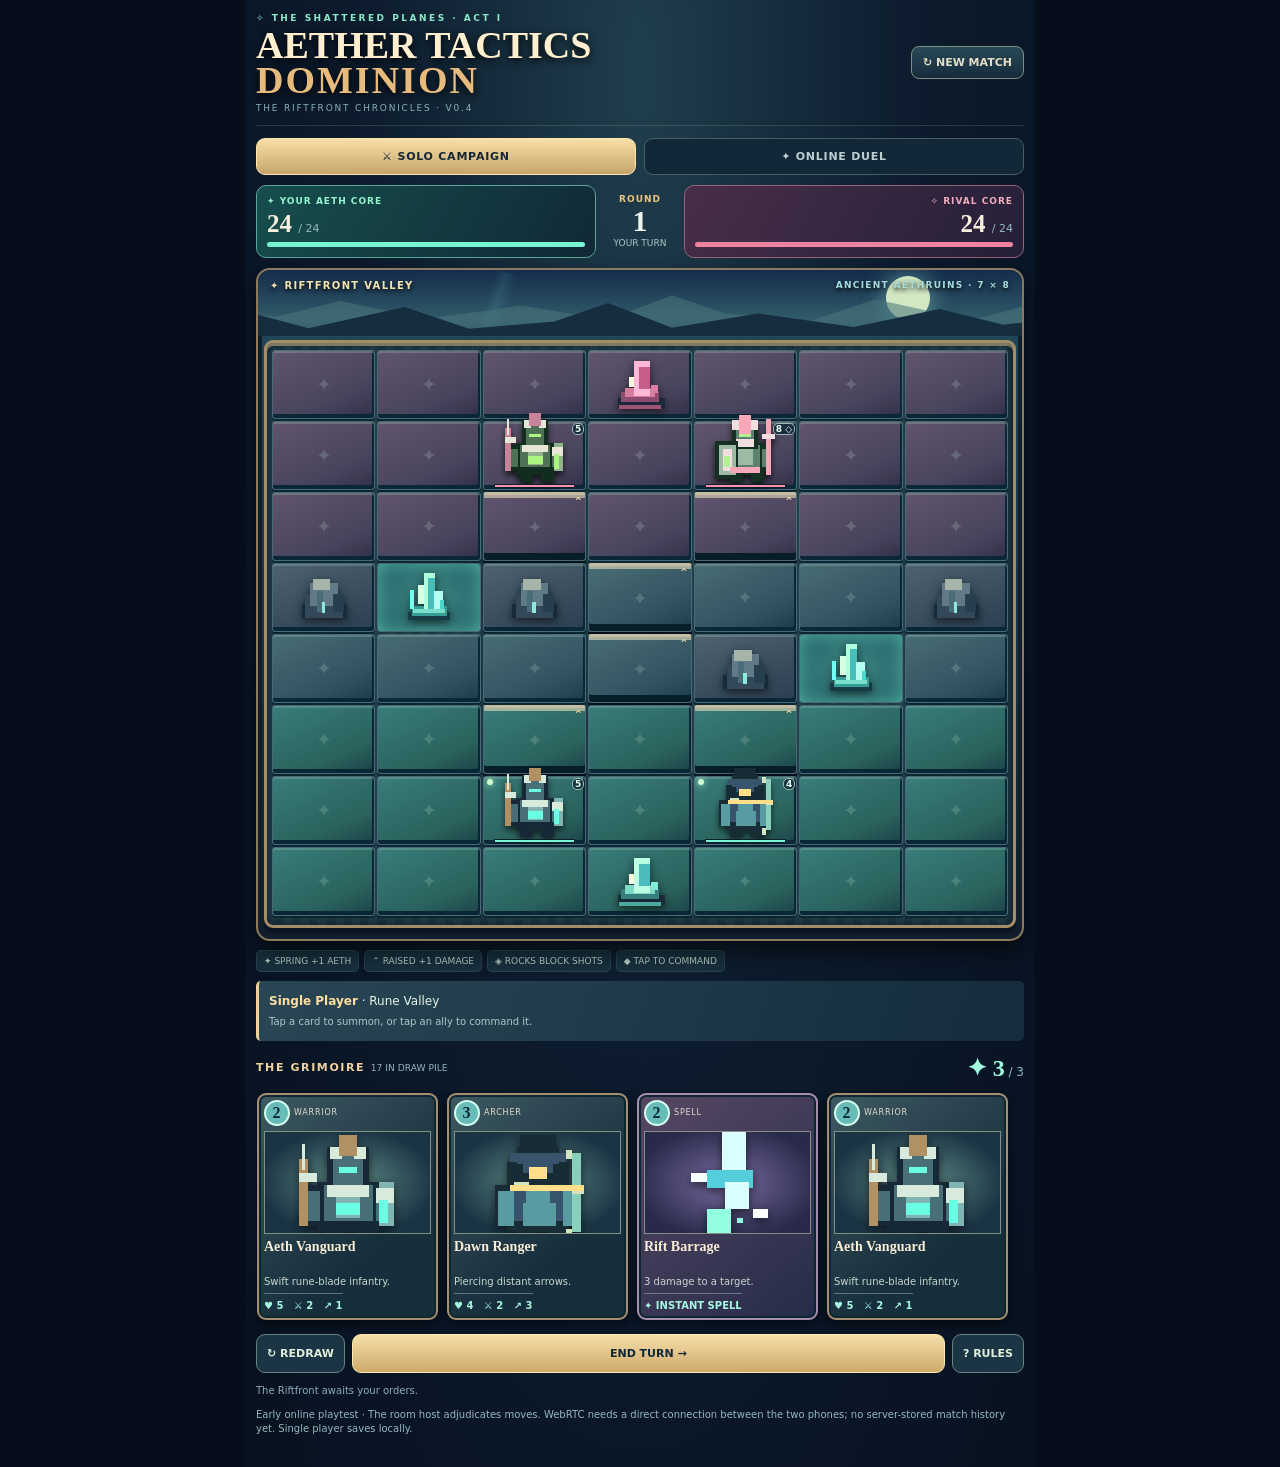
<file: v04.html>
<!doctype html>
<html lang="en"><head><meta charset="utf-8"><meta name="viewport" content="width=device-width,initial-scale=1,viewport-fit=cover">
<title>Aether Tactics: Dominion — Riftfront Duel</title>
<meta name="theme-color" content="#0c1b2d"><meta name="description" content="2.5D pixel art tactical summoning. Play solo or duel a friend.">
<meta name="apple-mobile-web-app-capable" content="yes"><meta name="apple-mobile-web-app-title" content="Dominion">
<link rel="manifest" href="./manifest.webmanifest"><link rel="icon" href="./icon-192.png" sizes="192x192"><link rel="apple-touch-icon" href="./apple-touch-icon.png">
<link rel="stylesheet" href="./v04-style.css">
</head><body><main id="game">
<header><div><div class="eyebrow">✧ The Shattered Planes · Act I</div><h1 class="logo">AETHER TACTICS<em>DOMINION</em></h1><div class="subtitle">The Riftfront Chronicles · v0.4</div></div><button id="reset" class="smallbtn">↻ NEW MATCH</button></header>
<div class="menu"><button id="mode-ai" class="modebtn active">⚔ Solo Campaign</button><button id="mode-online" class="modebtn">✦ Online Duel</button></div>
<section class="lobby hidden" id="lobby">
 <div class="lobby-title">✦ The Duel Chamber</div>
 <p>Battle another commander from anywhere. You host, your friend joins using the same room code. No login needed. Both players must keep the game open.</p>
 <div class="room-controls"><button class="primary" id="make-room">CREATE ROOM</button><input id="roomid" maxlength="8" autocomplete="off" spellcheck="false" placeholder="ROOM CODE" aria-label="Room code"><button class="outline" id="join-room">JOIN</button></div>
 <div id="roomstatus" class="room-status">Ready for a private two-player duel.</div><button class="outline hidden" id="invite" style="margin-top:8px">↗ SHARE INVITE LINK</button>
 <p style="margin-bottom:0">Experimental peer-to-peer connection uses public signaling relays. Some cellular networks may block it; if so, try Wi-Fi. Matches pause if either player disconnects.</p>
</section>
<section class="hud"><div class="core"><label>✦ YOUR AETH CORE</label><div class="hpbig" id="selfhp">24 <small>/24</small></div><div class="meter"><i id="selfmeter"></i></div></div><div class="mid"><small>ROUND</small><b id="round">1</b><span id="turnlabel">YOUR TURN</span></div><div class="core enemy"><label>✧ RIVAL CORE</label><div class="hpbig" id="rivalhp">24 <small>/24</small></div><div class="meter"><i id="rivalmeter"></i></div></div></section>
<section class="vista" aria-label="Riftfront battle arena"><div class="sky"><div class="moon"></div><div class="beam"></div><div class="mount back"></div><div class="mount"></div></div><div class="vista-top"><span>✦ RIFTFRONT VALLEY</span><small>ANCIENT AETHRUINS · 7 × 8</small></div><div class="arena"><div id="board" class="board" aria-label="Interactive tactical battlefield">Loading pixel battlefield...</div></div>
<div id="gameover" class="overlay hidden"><div class="modal"><div style="font-size:30px">✦</div><h2 id="resulttitle">BATTLE COMPLETE</h2><p id="resultdesc"></p><button id="again" class="primary">FIGHT AGAIN</button></div></div></section>
<div class="legend"><span>✦ SPRING +1 AETH</span><span>⌃ RAISED +1 DAMAGE</span><span>◈ ROCKS BLOCK SHOTS</span><span>◆ TAP TO COMMAND</span></div>
<div class="hint"><div id="instruction"><b>Preparing battle...</b></div><small id="tip">Summon your units and conquer the rival Core.</small></div>
<div class="handtop"><strong>THE GRIMOIRE <small id="deckcount"></small></strong><div class="aeth">✦ <span id="aeth">3</span><small id="capacity"> / 3</small></div></div>
<div id="hand" class="hand">Preparing cards...</div>
<div class="actions"><button id="cycle">↻ REDRAW</button><button id="end" class="end">END TURN →</button><button id="rules">? RULES</button></div>
<div id="feed" class="feed">Riftfront Valley is waking.</div>
<div class="alert">Early online playtest · The room host adjudicates moves. WebRTC needs a direct connection between the two phones; no server-stored match history yet. Single player saves locally.</div>
</main>
<script defer src="./v04-art.js"></script><script defer src="./v04-engine.js"></script><script type="module" src="./v04-net.js"></script>
<script>if('serviceWorker' in navigator){addEventListener('load',()=>navigator.serviceWorker.register('./sw.js').catch(()=>{}))}</script>
</body></html>
</file>
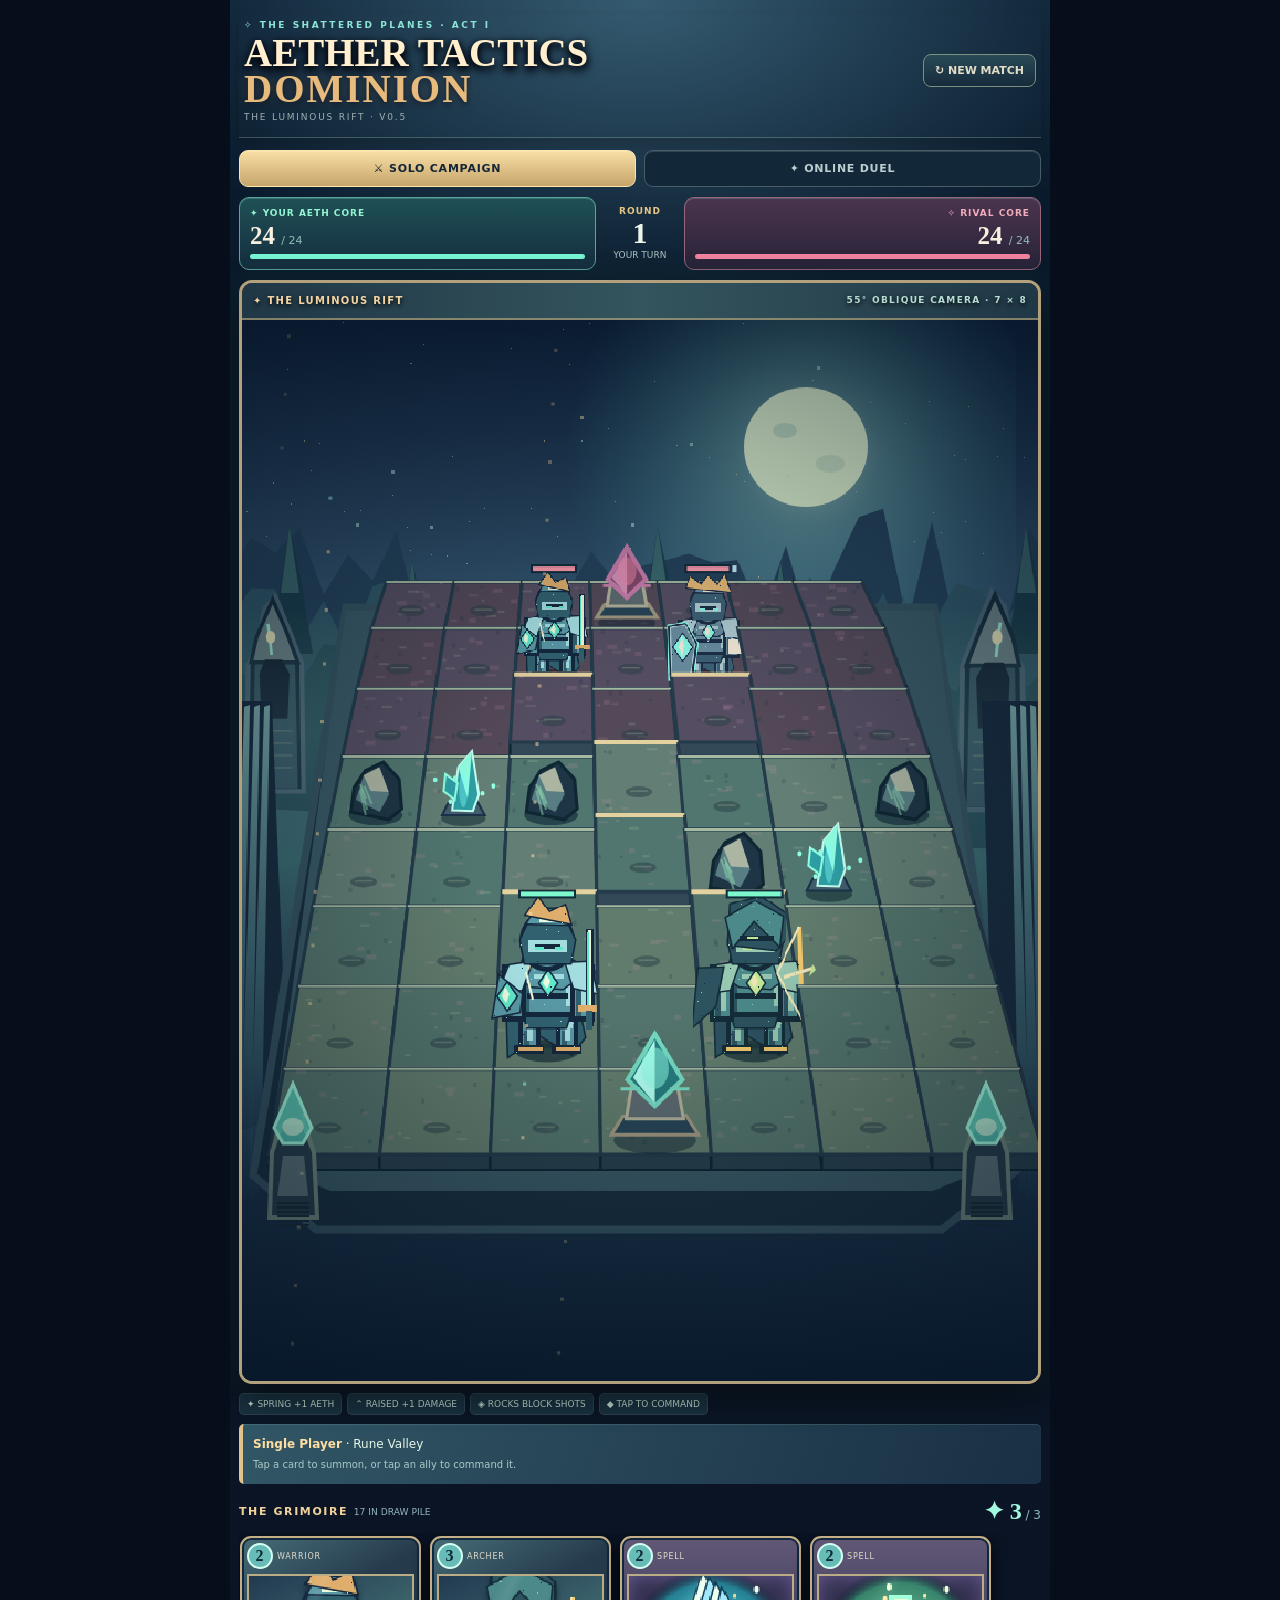
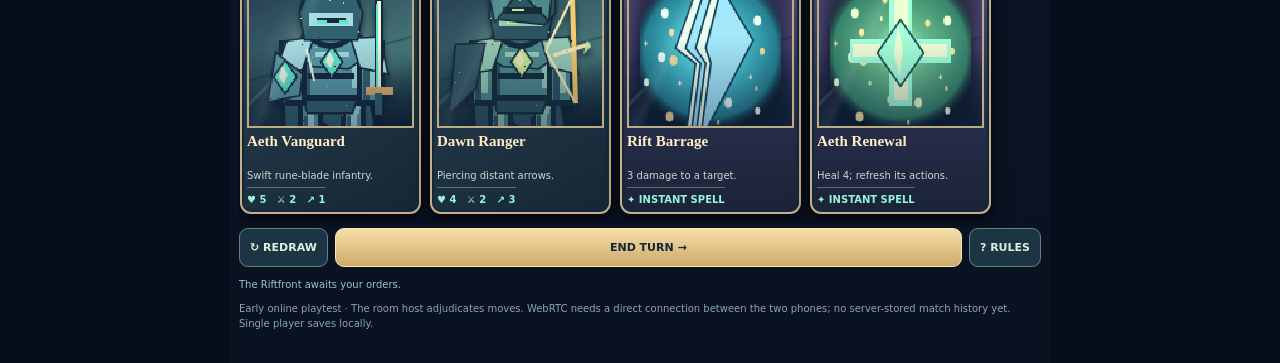
<file: v05.html>
<!doctype html>
<html lang="en"><head><meta charset="utf-8"><meta name="viewport" content="width=device-width,initial-scale=1,viewport-fit=cover">
<title>Aether Tactics: Dominion — Riftfront Duel</title>
<meta name="theme-color" content="#0c1b2d"><meta name="description" content="Richer detailed 32-bit-era pixel fantasy. A 55° tactical floating island in a luminous rift.">
<meta name="apple-mobile-web-app-capable" content="yes"><meta name="apple-mobile-web-app-title" content="Dominion">
<link rel="manifest" href="./manifest.webmanifest"><link rel="icon" href="./icon-192.png" sizes="192x192"><link rel="apple-touch-icon" href="./apple-touch-icon.png">
<link rel="stylesheet" href="./v04-style.css"><link rel="stylesheet" href="./v05-style.css">
</head><body><main id="game">
<header><div><div class="eyebrow">✧ The Shattered Planes · Act I</div><h1 class="logo">AETHER TACTICS<em>DOMINION</em></h1><div class="subtitle">The Luminous Rift · v0.5</div></div><button id="reset" class="smallbtn">↻ NEW MATCH</button></header>
<div class="menu"><button id="mode-ai" class="modebtn active">⚔ Solo Campaign</button><button id="mode-online" class="modebtn">✦ Online Duel</button></div>
<section class="lobby hidden" id="lobby">
 <div class="lobby-title">✦ The Duel Chamber</div>
 <p>Battle another commander from anywhere. You host, your friend joins using the same room code. No login needed. Both players must keep the game open.</p>
 <div class="room-controls"><button class="primary" id="make-room">CREATE ROOM</button><input id="roomid" maxlength="8" autocomplete="off" spellcheck="false" placeholder="ROOM CODE" aria-label="Room code"><button class="outline" id="join-room">JOIN</button></div>
 <div id="roomstatus" class="room-status">Ready for a private two-player duel.</div><button class="outline hidden" id="invite" style="margin-top:8px">↗ SHARE INVITE LINK</button>
 <p style="margin-bottom:0">Experimental peer-to-peer connection uses public signaling relays. Some cellular networks may block it; if so, try Wi-Fi. Matches pause if either player disconnects.</p>
</section>
<section class="hud"><div class="core"><label>✦ YOUR AETH CORE</label><div class="hpbig" id="selfhp">24 <small>/24</small></div><div class="meter"><i id="selfmeter"></i></div></div><div class="mid"><small>ROUND</small><b id="round">1</b><span id="turnlabel">YOUR TURN</span></div><div class="core enemy"><label>✧ RIVAL CORE</label><div class="hpbig" id="rivalhp">24 <small>/24</small></div><div class="meter"><i id="rivalmeter"></i></div></div></section>
<section class="vista" aria-label="Riftfront battle arena"><div class="sky"><div class="moon"></div><div class="beam"></div><div class="mount back"></div><div class="mount"></div></div><div class="vista-top"><span>✦ THE LUMINOUS RIFT</span><small>55° OBLIQUE CAMERA · 7 × 8</small></div><div class="arena" id="vista-stage"><canvas id="battle-canvas" aria-label="Angled 32-bit-inspired pixel fantasy tactical battlefield" role="img"></canvas><div id="board" class="board" aria-label="Interactive tactical battlefield">Preparing commands...</div></div>
<div id="gameover" class="overlay hidden"><div class="modal"><div style="font-size:30px">✦</div><h2 id="resulttitle">BATTLE COMPLETE</h2><p id="resultdesc"></p><button id="again" class="primary">FIGHT AGAIN</button></div></div></section>
<div class="legend"><span>✦ SPRING +1 AETH</span><span>⌃ RAISED +1 DAMAGE</span><span>◈ ROCKS BLOCK SHOTS</span><span>◆ TAP TO COMMAND</span></div>
<div class="hint"><div id="instruction"><b>Preparing battle...</b></div><small id="tip">Summon your units and conquer the rival Core.</small></div>
<div class="handtop"><strong>THE GRIMOIRE <small id="deckcount"></small></strong><div class="aeth">✦ <span id="aeth">3</span><small id="capacity"> / 3</small></div></div>
<div id="hand" class="hand">Preparing cards...</div>
<div class="actions"><button id="cycle">↻ REDRAW</button><button id="end" class="end">END TURN →</button><button id="rules">? RULES</button></div>
<div id="feed" class="feed">Riftfront Valley is waking.</div>
<div class="alert">Early online playtest · The room host adjudicates moves. WebRTC needs a direct connection between the two phones; no server-stored match history yet. Single player saves locally.</div>
</main>
<script defer src="./v05-art.js"></script><script defer src="./v04-engine.js"></script><script defer src="./v05-scene.js"></script><script type="module" src="./v04-net.js"></script>
<script>if('serviceWorker' in navigator){addEventListener('load',()=>navigator.serviceWorker.register('./sw.js').catch(()=>{}))}</script>
</body></html>
</file>
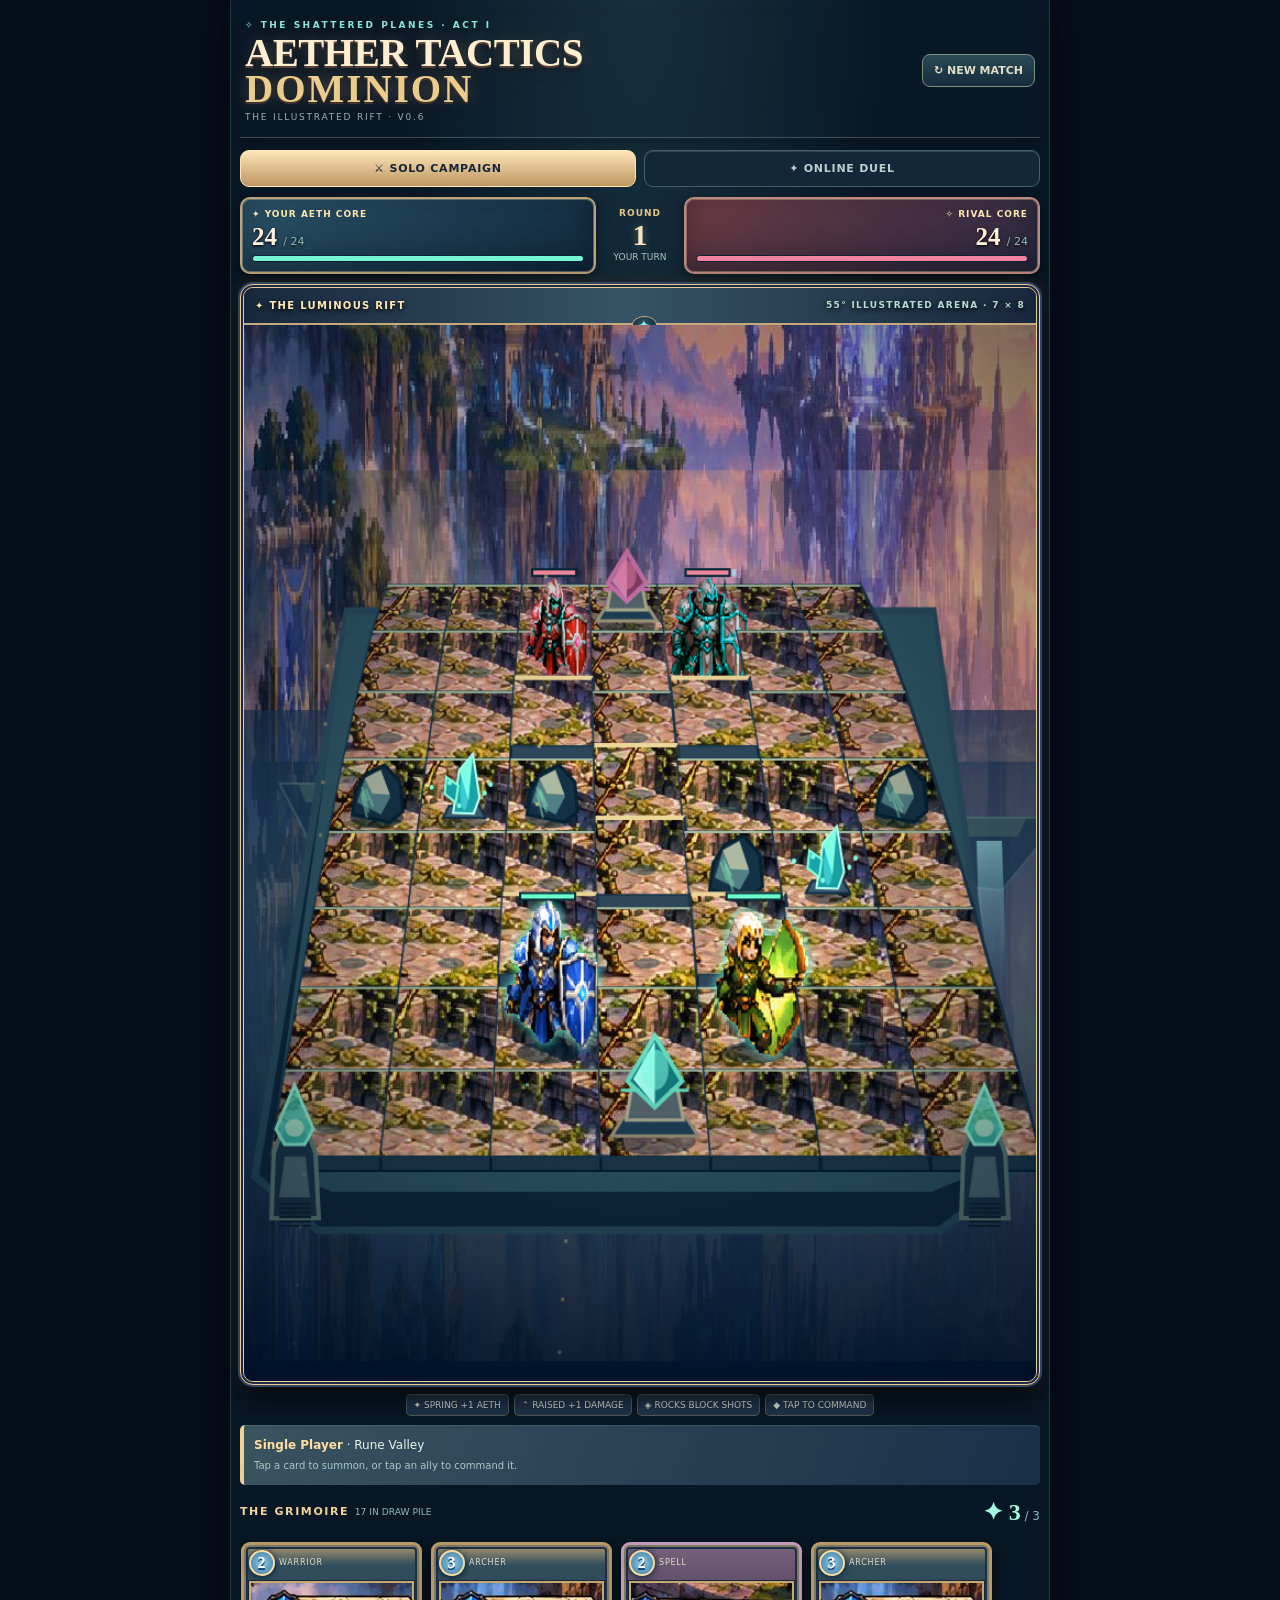
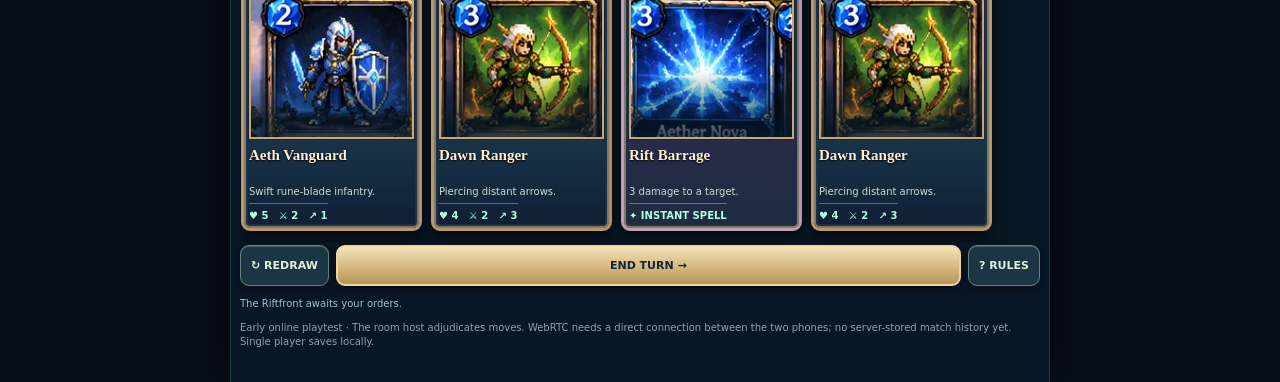
<file: v06.html>
<!doctype html>
<html lang="en"><head><meta charset="utf-8"><meta name="viewport" content="width=device-width,initial-scale=1,viewport-fit=cover">
<title>Aether Tactics: Dominion — Riftfront Duel</title>
<meta name="theme-color" content="#0c1b2d"><meta name="description" content="Richer detailed 32-bit-era pixel fantasy. A 55° tactical floating island in a luminous rift.">
<meta name="apple-mobile-web-app-capable" content="yes"><meta name="apple-mobile-web-app-title" content="Dominion">
<link rel="manifest" href="./manifest.webmanifest"><link rel="icon" href="./icon-192.png" sizes="192x192"><link rel="apple-touch-icon" href="./apple-touch-icon.png">
<link rel="stylesheet" href="./v04-style.css"><link rel="stylesheet" href="./v05-style.css"><link rel="stylesheet" href="./v06-style.css">
</head><body><main id="game">
<header><div><div class="eyebrow">✧ The Shattered Planes · Act I</div><h1 class="logo">AETHER TACTICS<em>DOMINION</em></h1><div class="subtitle">The Illustrated Rift · v0.6</div></div><button id="reset" class="smallbtn">↻ NEW MATCH</button></header>
<div class="menu"><button id="mode-ai" class="modebtn active">⚔ Solo Campaign</button><button id="mode-online" class="modebtn">✦ Online Duel</button></div>
<section class="lobby hidden" id="lobby">
 <div class="lobby-title">✦ The Duel Chamber</div>
 <p>Battle another commander from anywhere. You host, your friend joins using the same room code. No login needed. Both players must keep the game open.</p>
 <div class="room-controls"><button class="primary" id="make-room">CREATE ROOM</button><input id="roomid" maxlength="8" autocomplete="off" spellcheck="false" placeholder="ROOM CODE" aria-label="Room code"><button class="outline" id="join-room">JOIN</button></div>
 <div id="roomstatus" class="room-status">Ready for a private two-player duel.</div><button class="outline hidden" id="invite" style="margin-top:8px">↗ SHARE INVITE LINK</button>
 <p style="margin-bottom:0">Experimental peer-to-peer connection uses public signaling relays. Some cellular networks may block it; if so, try Wi-Fi. Matches pause if either player disconnects.</p>
</section>
<section class="hud"><div class="core"><label>✦ YOUR AETH CORE</label><div class="hpbig" id="selfhp">24 <small>/24</small></div><div class="meter"><i id="selfmeter"></i></div></div><div class="mid"><small>ROUND</small><b id="round">1</b><span id="turnlabel">YOUR TURN</span></div><div class="core enemy"><label>✧ RIVAL CORE</label><div class="hpbig" id="rivalhp">24 <small>/24</small></div><div class="meter"><i id="rivalmeter"></i></div></div></section>
<section class="vista" aria-label="Riftfront battle arena"><div class="sky"><div class="moon"></div><div class="beam"></div><div class="mount back"></div><div class="mount"></div></div><div class="vista-top"><span>✦ THE LUMINOUS RIFT</span><small>55° ILLUSTRATED ARENA · 7 × 8</small></div><div class="arena" id="vista-stage"><canvas id="battle-canvas" aria-label="Angled 32-bit-inspired pixel fantasy tactical battlefield" role="img"></canvas><div id="board" class="board" aria-label="Interactive tactical battlefield">Preparing commands...</div></div>
<div id="gameover" class="overlay hidden"><div class="modal"><div style="font-size:30px">✦</div><h2 id="resulttitle">BATTLE COMPLETE</h2><p id="resultdesc"></p><button id="again" class="primary">FIGHT AGAIN</button></div></div></section>
<div class="legend"><span>✦ SPRING +1 AETH</span><span>⌃ RAISED +1 DAMAGE</span><span>◈ ROCKS BLOCK SHOTS</span><span>◆ TAP TO COMMAND</span></div>
<div class="hint"><div id="instruction"><b>Preparing battle...</b></div><small id="tip">Summon your units and conquer the rival Core.</small></div>
<div class="handtop"><strong>THE GRIMOIRE <small id="deckcount"></small></strong><div class="aeth">✦ <span id="aeth">3</span><small id="capacity"> / 3</small></div></div>
<div id="hand" class="hand">Preparing cards...</div>
<div class="actions"><button id="cycle">↻ REDRAW</button><button id="end" class="end">END TURN →</button><button id="rules">? RULES</button></div>
<div id="feed" class="feed">Riftfront Valley is waking.</div>
<div class="alert">Early online playtest · The room host adjudicates moves. WebRTC needs a direct connection between the two phones; no server-stored match history yet. Single player saves locally.</div>
</main>
<script defer src="./v05-art.js"></script><script defer src="./v06-engine.js"></script><script defer src="./v06-scene.js"></script><script type="module" src="./v04-net.js"></script>
<script>if('serviceWorker' in navigator){addEventListener('load',()=>navigator.serviceWorker.register('./sw.js').catch(()=>{}))}</script>
</body></html>
</file>
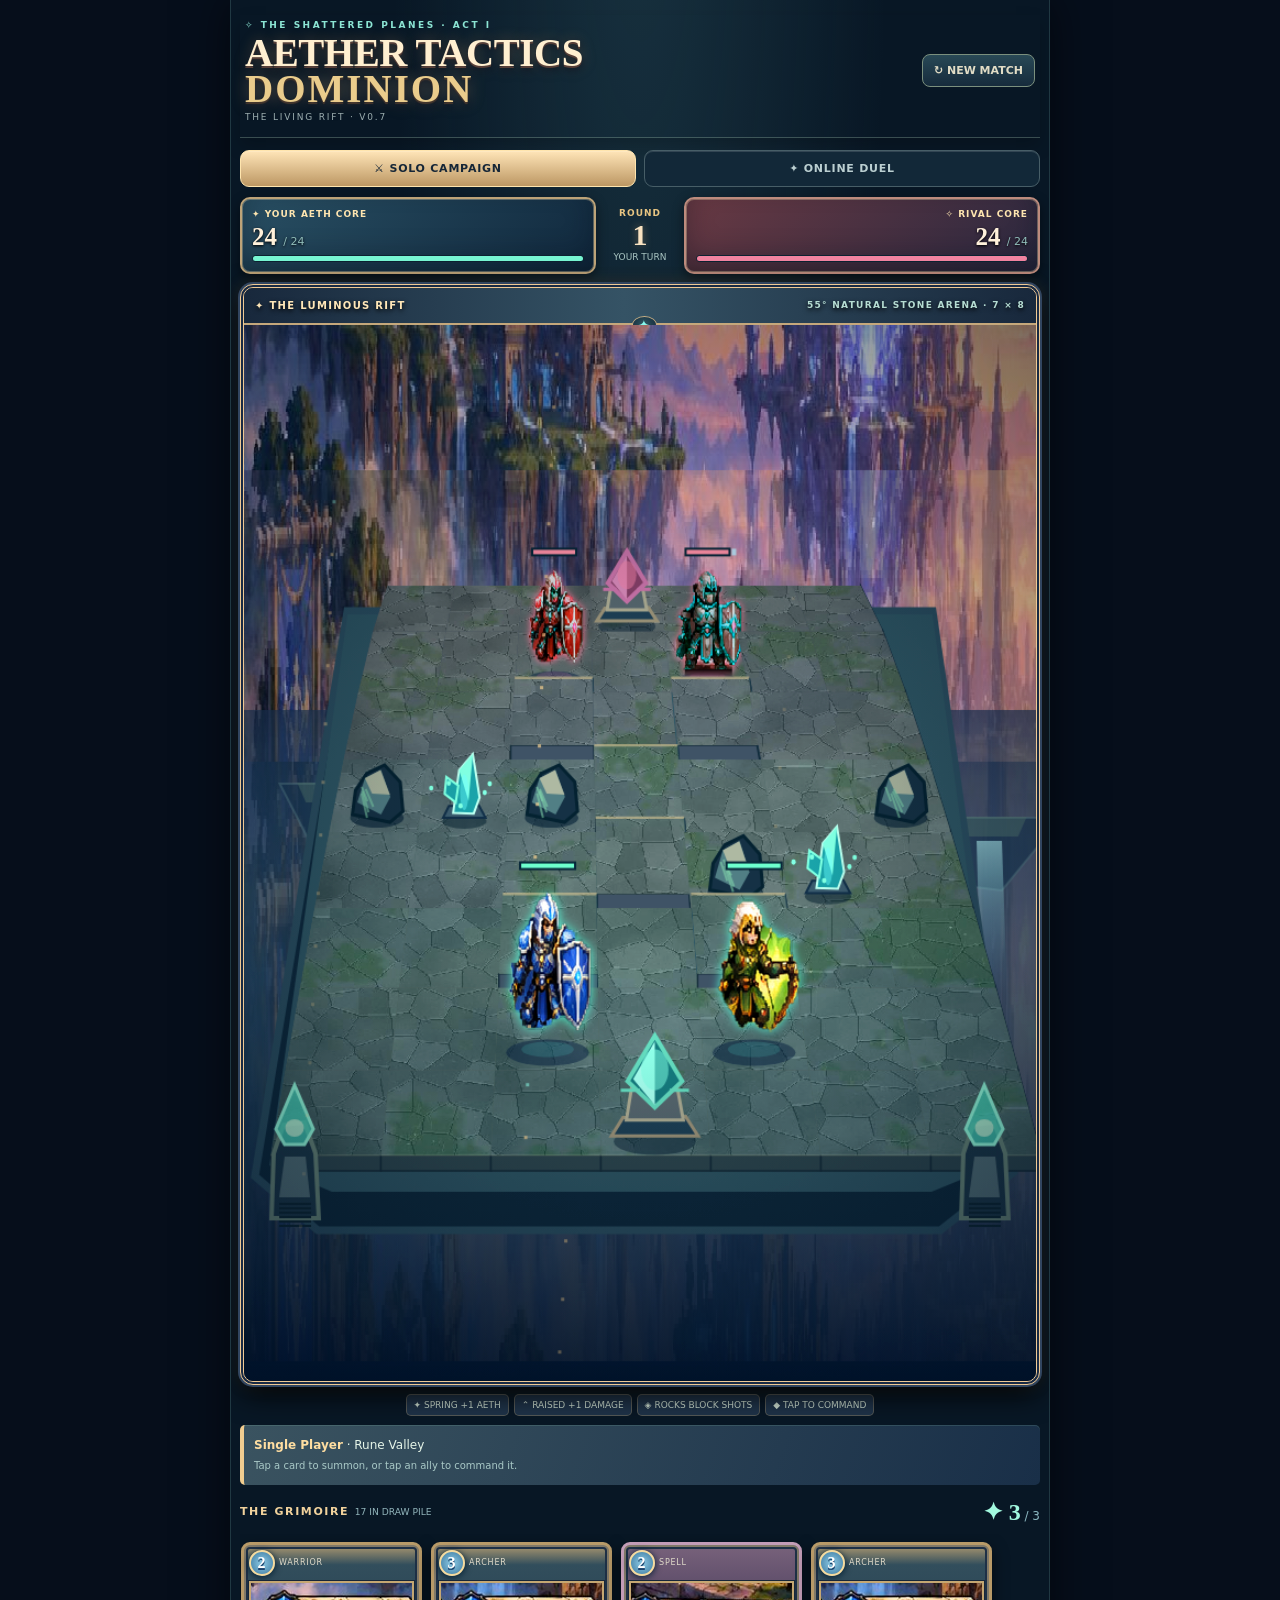
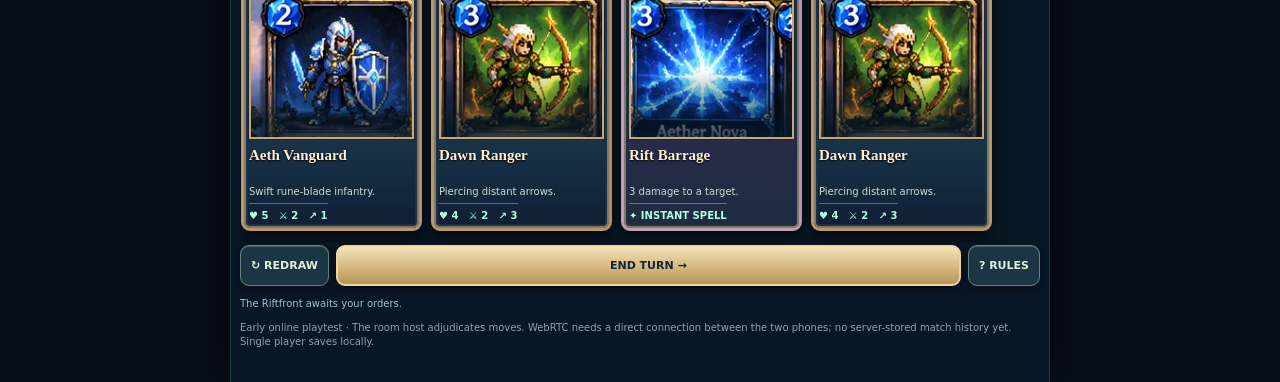
<file: v07.html>
<!doctype html>
<html lang="en"><head><meta charset="utf-8"><meta name="viewport" content="width=device-width,initial-scale=1,viewport-fit=cover">
<title>Aether Tactics: Dominion — Riftfront Duel</title>
<meta name="theme-color" content="#0c1b2d"><meta name="description" content="Richer detailed 32-bit-era pixel fantasy. A 55° tactical floating island in a luminous rift.">
<meta name="apple-mobile-web-app-capable" content="yes"><meta name="apple-mobile-web-app-title" content="Dominion">
<link rel="manifest" href="./manifest.webmanifest"><link rel="icon" href="./icon-192.png" sizes="192x192"><link rel="apple-touch-icon" href="./apple-touch-icon.png">
<link rel="stylesheet" href="./v04-style.css"><link rel="stylesheet" href="./v05-style.css"><link rel="stylesheet" href="./v06-style.css">
</head><body><main id="game">
<header><div><div class="eyebrow">✧ The Shattered Planes · Act I</div><h1 class="logo">AETHER TACTICS<em>DOMINION</em></h1><div class="subtitle">The Living Rift · v0.7</div></div><button id="reset" class="smallbtn">↻ NEW MATCH</button></header>
<div class="menu"><button id="mode-ai" class="modebtn active">⚔ Solo Campaign</button><button id="mode-online" class="modebtn">✦ Online Duel</button></div>
<section class="lobby hidden" id="lobby">
 <div class="lobby-title">✦ The Duel Chamber</div>
 <p>Battle another commander from anywhere. You host, your friend joins using the same room code. No login needed. Both players must keep the game open.</p>
 <div class="room-controls"><button class="primary" id="make-room">CREATE ROOM</button><input id="roomid" maxlength="8" autocomplete="off" spellcheck="false" placeholder="ROOM CODE" aria-label="Room code"><button class="outline" id="join-room">JOIN</button></div>
 <div id="roomstatus" class="room-status">Ready for a private two-player duel.</div><button class="outline hidden" id="invite" style="margin-top:8px">↗ SHARE INVITE LINK</button>
 <p style="margin-bottom:0">Experimental peer-to-peer connection uses public signaling relays. Some cellular networks may block it; if so, try Wi-Fi. Matches pause if either player disconnects.</p>
</section>
<section class="hud"><div class="core"><label>✦ YOUR AETH CORE</label><div class="hpbig" id="selfhp">24 <small>/24</small></div><div class="meter"><i id="selfmeter"></i></div></div><div class="mid"><small>ROUND</small><b id="round">1</b><span id="turnlabel">YOUR TURN</span></div><div class="core enemy"><label>✧ RIVAL CORE</label><div class="hpbig" id="rivalhp">24 <small>/24</small></div><div class="meter"><i id="rivalmeter"></i></div></div></section>
<section class="vista" aria-label="Riftfront battle arena"><div class="sky"><div class="moon"></div><div class="beam"></div><div class="mount back"></div><div class="mount"></div></div><div class="vista-top"><span>✦ THE LUMINOUS RIFT</span><small>55° NATURAL STONE ARENA · 7 × 8</small></div><div class="arena" id="vista-stage"><canvas id="battle-canvas" aria-label="Angled 32-bit-inspired pixel fantasy tactical battlefield" role="img"></canvas><div id="board" class="board" aria-label="Interactive tactical battlefield">Preparing commands...</div></div>
<div id="gameover" class="overlay hidden"><div class="modal"><div style="font-size:30px">✦</div><h2 id="resulttitle">BATTLE COMPLETE</h2><p id="resultdesc"></p><button id="again" class="primary">FIGHT AGAIN</button></div></div></section>
<div class="legend"><span>✦ SPRING +1 AETH</span><span>⌃ RAISED +1 DAMAGE</span><span>◈ ROCKS BLOCK SHOTS</span><span>◆ TAP TO COMMAND</span></div>
<div class="hint"><div id="instruction"><b>Preparing battle...</b></div><small id="tip">Summon your units and conquer the rival Core.</small></div>
<div class="handtop"><strong>THE GRIMOIRE <small id="deckcount"></small></strong><div class="aeth">✦ <span id="aeth">3</span><small id="capacity"> / 3</small></div></div>
<div id="hand" class="hand">Preparing cards...</div>
<div class="actions"><button id="cycle">↻ REDRAW</button><button id="end" class="end">END TURN →</button><button id="rules">? RULES</button></div>
<div id="feed" class="feed">Riftfront Valley is waking.</div>
<div class="alert">Early online playtest · The room host adjudicates moves. WebRTC needs a direct connection between the two phones; no server-stored match history yet. Single player saves locally.</div>
</main>
<script defer src="./v05-art.js"></script><script defer src="./v06-engine.js"></script><script defer src="./v07-scene.js"></script><script type="module" src="./v04-net.js"></script>
<script>if('serviceWorker' in navigator){addEventListener('load',()=>navigator.serviceWorker.register('./sw.js').catch(()=>{}))}</script>
</body></html>
</file>
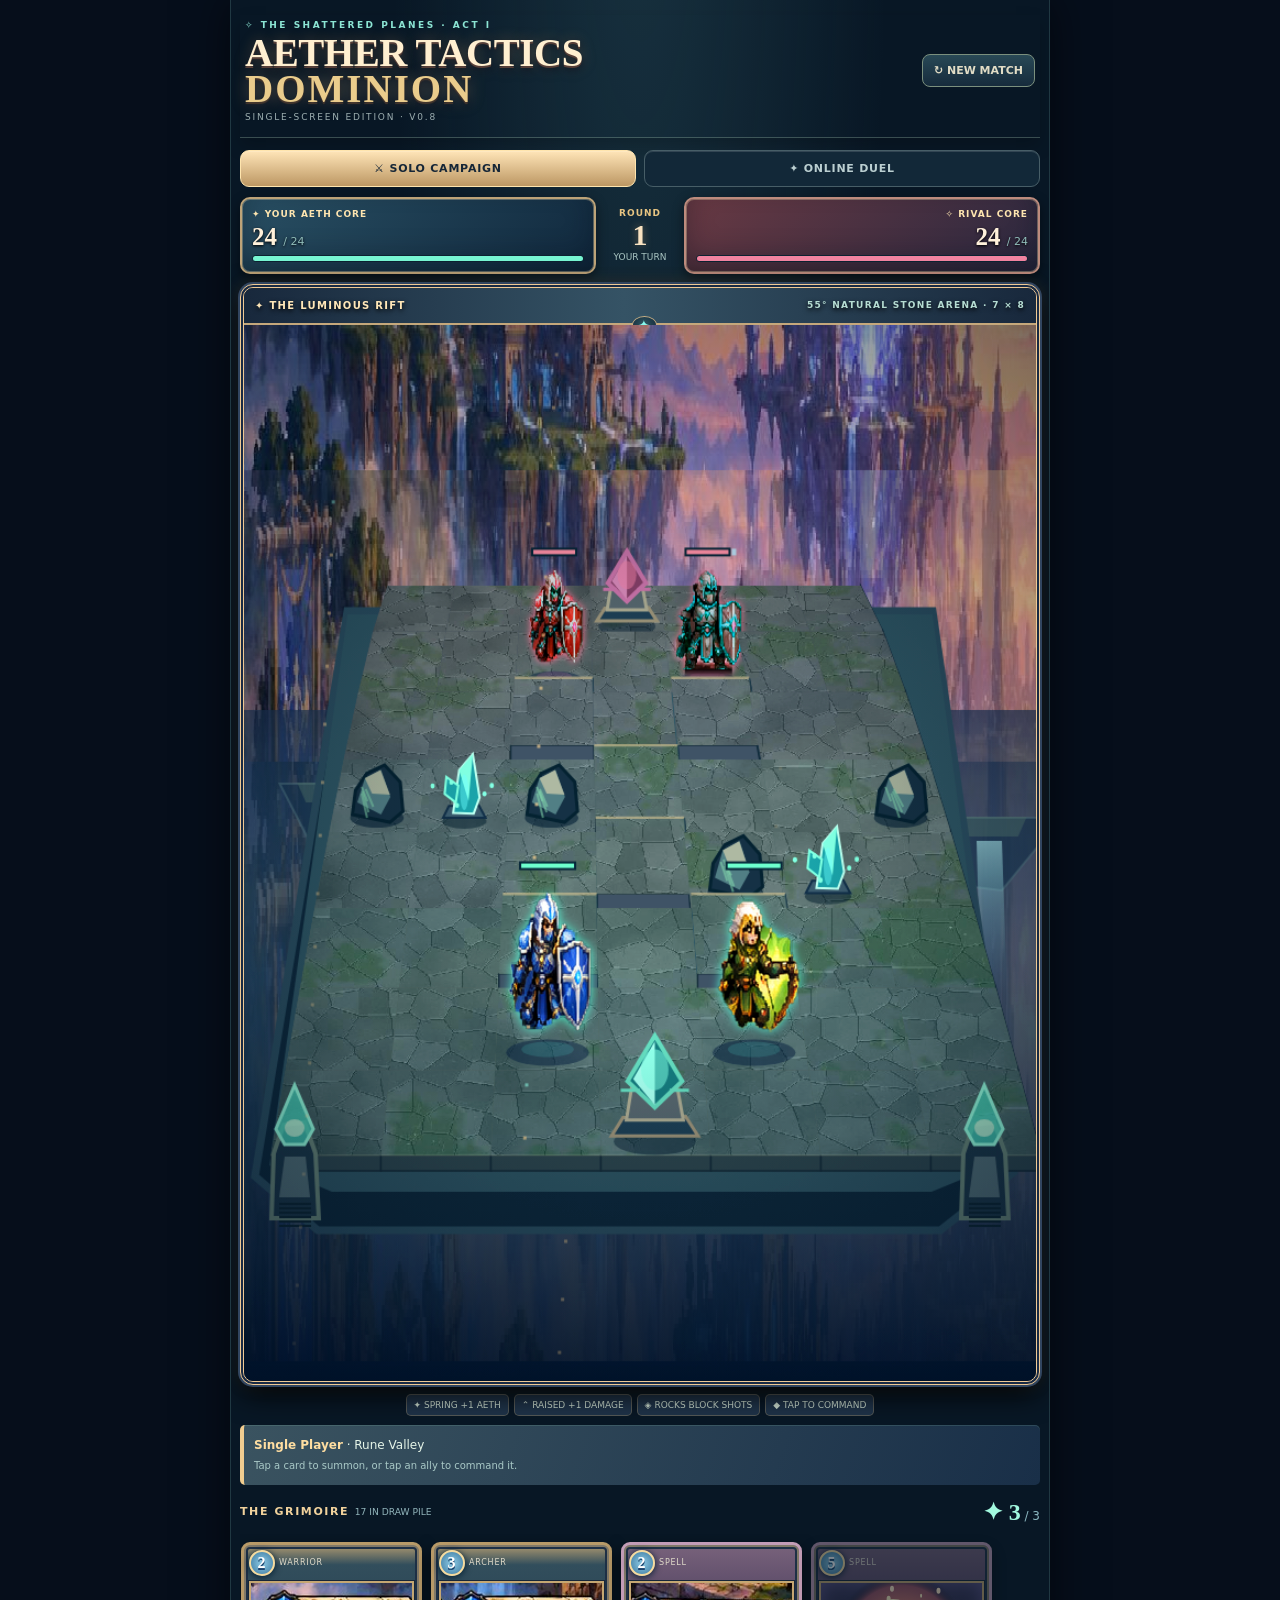
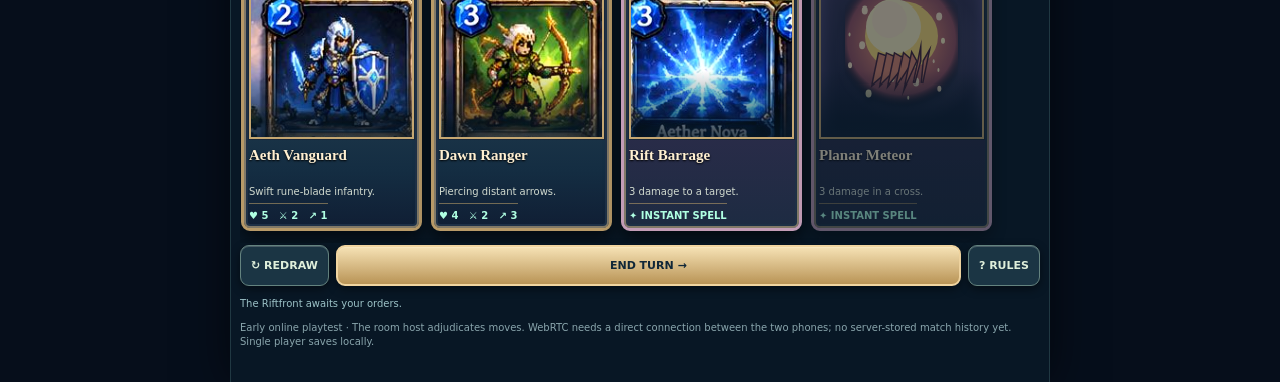
<file: v08.html>
<!doctype html>
<html lang="en"><head><meta charset="utf-8"><meta name="viewport" content="width=device-width,initial-scale=1,viewport-fit=cover">
<title>Aether Tactics: Dominion — Riftfront Duel</title>
<meta name="theme-color" content="#0c1b2d"><meta name="description" content="Richer detailed 32-bit-era pixel fantasy. A 55° tactical floating island in a luminous rift.">
<meta name="apple-mobile-web-app-capable" content="yes"><meta name="apple-mobile-web-app-title" content="Dominion">
<link rel="manifest" href="./manifest.webmanifest"><link rel="icon" href="./icon-192.png" sizes="192x192"><link rel="apple-touch-icon" href="./apple-touch-icon.png">
<link rel="stylesheet" href="./v04-style.css"><link rel="stylesheet" href="./v05-style.css"><link rel="stylesheet" href="./v06-style.css"><link rel="stylesheet" href="./v08-onescreen.css">
</head><body><main id="game">
<header><div><div class="eyebrow">✧ The Shattered Planes · Act I</div><h1 class="logo">AETHER TACTICS<em>DOMINION</em></h1><div class="subtitle">Single-Screen Edition · v0.8</div></div><button id="reset" class="smallbtn">↻ NEW MATCH</button></header>
<div class="menu"><button id="mode-ai" class="modebtn active">⚔ Solo Campaign</button><button id="mode-online" class="modebtn">✦ Online Duel</button></div>
<section class="lobby hidden" id="lobby"><button type="button" id="close-lobby" class="dismiss-room" aria-label="Close room setup">✕ CLOSE</button>
 <div class="lobby-title">✦ The Duel Chamber</div>
 <p>Battle another commander from anywhere. You host, your friend joins using the same room code. No login needed. Both players must keep the game open.</p>
 <div class="room-controls"><button class="primary" id="make-room">CREATE ROOM</button><input id="roomid" maxlength="8" autocomplete="off" spellcheck="false" placeholder="ROOM CODE" aria-label="Room code"><button class="outline" id="join-room">JOIN</button></div>
 <div id="roomstatus" class="room-status">Ready for a private two-player duel.</div><button class="outline hidden" id="invite" style="margin-top:8px">↗ SHARE INVITE LINK</button>
 <p style="margin-bottom:0">Experimental peer-to-peer connection uses public signaling relays. Some cellular networks may block it; if so, try Wi-Fi. Matches pause if either player disconnects.</p>
</section>
<section class="hud"><div class="core"><label>✦ YOUR AETH CORE</label><div class="hpbig" id="selfhp">24 <small>/24</small></div><div class="meter"><i id="selfmeter"></i></div></div><div class="mid"><small>ROUND</small><b id="round">1</b><span id="turnlabel">YOUR TURN</span></div><div class="core enemy"><label>✧ RIVAL CORE</label><div class="hpbig" id="rivalhp">24 <small>/24</small></div><div class="meter"><i id="rivalmeter"></i></div></div></section>
<section class="vista" aria-label="Riftfront battle arena"><div class="sky"><div class="moon"></div><div class="beam"></div><div class="mount back"></div><div class="mount"></div></div><div class="vista-top"><span>✦ THE LUMINOUS RIFT</span><small>55° NATURAL STONE ARENA · 7 × 8</small></div><div class="arena" id="vista-stage"><canvas id="battle-canvas" aria-label="Angled 32-bit-inspired pixel fantasy tactical battlefield" role="img"></canvas><div id="board" class="board" aria-label="Interactive tactical battlefield">Preparing commands...</div></div>
<div id="gameover" class="overlay hidden"><div class="modal"><div style="font-size:30px">✦</div><h2 id="resulttitle">BATTLE COMPLETE</h2><p id="resultdesc"></p><button id="again" class="primary">FIGHT AGAIN</button></div></div></section>
<div class="legend"><span>✦ SPRING +1 AETH</span><span>⌃ RAISED +1 DAMAGE</span><span>◈ ROCKS BLOCK SHOTS</span><span>◆ TAP TO COMMAND</span></div>
<div class="hint"><div id="instruction"><b>Preparing battle...</b></div><small id="tip">Summon your units and conquer the rival Core.</small></div>
<div class="handtop"><strong>THE GRIMOIRE <small id="deckcount"></small></strong><div class="aeth">✦ <span id="aeth">3</span><small id="capacity"> / 3</small></div></div>
<div id="hand" class="hand">Preparing cards...</div>
<div class="actions"><button id="cycle">↻ REDRAW</button><button id="end" class="end">END TURN →</button><button id="rules">? RULES</button></div>
<div id="feed" class="feed">Riftfront Valley is waking.</div>
<div class="alert">Early online playtest · The room host adjudicates moves. WebRTC needs a direct connection between the two phones; no server-stored match history yet. Single player saves locally.</div>
</main>
<script defer src="./v05-art.js"></script><script defer src="./v08-engine.js"></script><script defer src="./v08-scene.js"></script><script type="module" src="./v04-net.js"></script>
<script>if('serviceWorker' in navigator){addEventListener('load',()=>navigator.serviceWorker.register('./sw.js').catch(()=>{}))}</script>
</body></html>
</file>
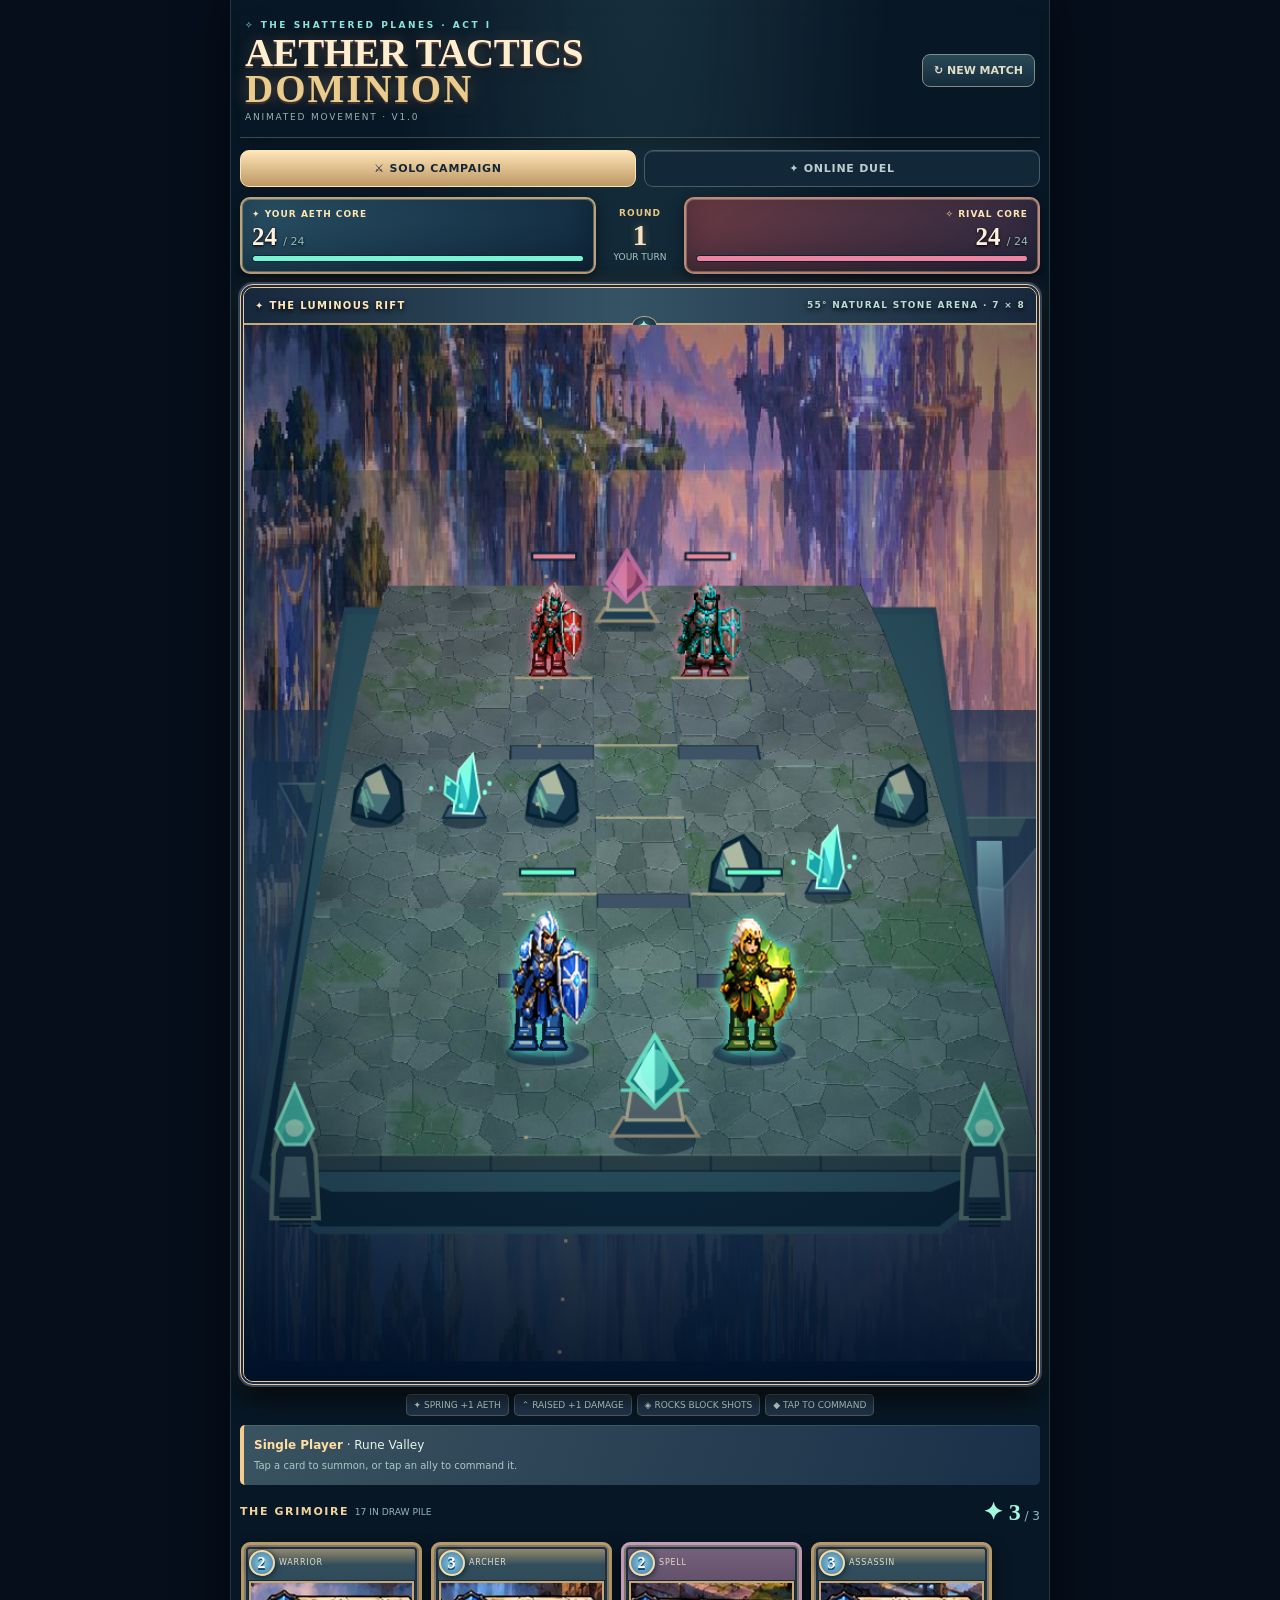
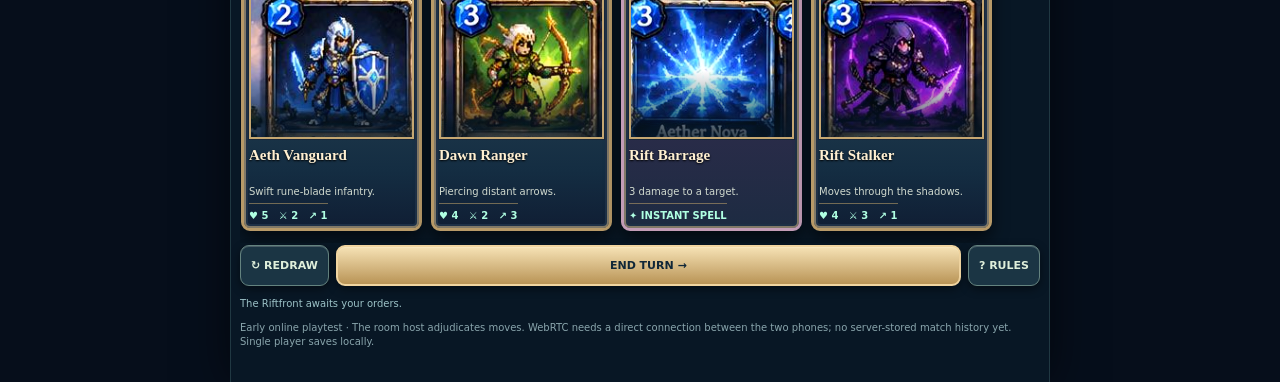
<file: v10.html>
<!doctype html>
<html lang="en"><head><meta charset="utf-8"><meta name="viewport" content="width=device-width,initial-scale=1,viewport-fit=cover">
<title>Aether Tactics: Dominion — Riftfront Duel</title>
<meta name="theme-color" content="#0c1b2d"><meta name="description" content="Richer detailed 32-bit-era pixel fantasy. A 55° tactical floating island in a luminous rift.">
<meta name="apple-mobile-web-app-capable" content="yes"><meta name="apple-mobile-web-app-title" content="Dominion">
<link rel="manifest" href="./manifest.webmanifest"><link rel="icon" href="./icon-192.png" sizes="192x192"><link rel="apple-touch-icon" href="./apple-touch-icon.png">
<link rel="stylesheet" href="./v04-style.css"><link rel="stylesheet" href="./v05-style.css"><link rel="stylesheet" href="./v06-style.css"><link rel="stylesheet" href="./v08-onescreen.css">
</head><body><main id="game">
<header><div><div class="eyebrow">✧ The Shattered Planes · Act I</div><h1 class="logo">AETHER TACTICS<em>DOMINION</em></h1><div class="subtitle">Animated Movement · v1.0</div></div><button id="reset" class="smallbtn">↻ NEW MATCH</button></header>
<div class="menu"><button id="mode-ai" class="modebtn active">⚔ Solo Campaign</button><button id="mode-online" class="modebtn">✦ Online Duel</button></div>
<section class="lobby hidden" id="lobby"><button type="button" id="close-lobby" class="dismiss-room" aria-label="Close room setup">✕ CLOSE</button>
 <div class="lobby-title">✦ The Duel Chamber</div>
 <p>Battle another commander from anywhere. You host, your friend joins using the same room code. No login needed. Both players must keep the game open.</p>
 <div class="room-controls"><button class="primary" id="make-room">CREATE ROOM</button><input id="roomid" maxlength="8" autocomplete="off" spellcheck="false" placeholder="ROOM CODE" aria-label="Room code"><button class="outline" id="join-room">JOIN</button></div>
 <div id="roomstatus" class="room-status">Ready for a private two-player duel.</div><button class="outline hidden" id="invite" style="margin-top:8px">↗ SHARE INVITE LINK</button>
 <p style="margin-bottom:0">Experimental peer-to-peer connection uses public signaling relays. Some cellular networks may block it; if so, try Wi-Fi. Matches pause if either player disconnects.</p>
</section>
<section class="hud"><div class="core"><label>✦ YOUR AETH CORE</label><div class="hpbig" id="selfhp">24 <small>/24</small></div><div class="meter"><i id="selfmeter"></i></div></div><div class="mid"><small>ROUND</small><b id="round">1</b><span id="turnlabel">YOUR TURN</span></div><div class="core enemy"><label>✧ RIVAL CORE</label><div class="hpbig" id="rivalhp">24 <small>/24</small></div><div class="meter"><i id="rivalmeter"></i></div></div></section>
<section class="vista" aria-label="Riftfront battle arena"><div class="sky"><div class="moon"></div><div class="beam"></div><div class="mount back"></div><div class="mount"></div></div><div class="vista-top"><span>✦ THE LUMINOUS RIFT</span><small>55° NATURAL STONE ARENA · 7 × 8</small></div><div class="arena" id="vista-stage"><canvas id="battle-canvas" aria-label="Angled 32-bit-inspired pixel fantasy tactical battlefield" role="img"></canvas><div id="board" class="board" aria-label="Interactive tactical battlefield">Preparing commands...</div></div>
<div id="gameover" class="overlay hidden"><div class="modal"><div style="font-size:30px">✦</div><h2 id="resulttitle">BATTLE COMPLETE</h2><p id="resultdesc"></p><button id="again" class="primary">FIGHT AGAIN</button></div></div></section>
<div class="legend"><span>✦ SPRING +1 AETH</span><span>⌃ RAISED +1 DAMAGE</span><span>◈ ROCKS BLOCK SHOTS</span><span>◆ TAP TO COMMAND</span></div>
<div class="hint"><div id="instruction"><b>Preparing battle...</b></div><small id="tip">Summon your units and conquer the rival Core.</small></div>
<div class="handtop"><strong>THE GRIMOIRE <small id="deckcount"></small></strong><div class="aeth">✦ <span id="aeth">3</span><small id="capacity"> / 3</small></div></div>
<div id="hand" class="hand">Preparing cards...</div>
<div class="actions"><button id="cycle">↻ REDRAW</button><button id="end" class="end">END TURN →</button><button id="rules">? RULES</button></div>
<div id="feed" class="feed">Riftfront Valley is waking.</div>
<div class="alert">Early online playtest · The room host adjudicates moves. WebRTC needs a direct connection between the two phones; no server-stored match history yet. Single player saves locally.</div>
</main>
<script defer src="./v05-art.js"></script><script defer src="./v10-engine.js"></script><script defer src="./v10-scene.js"></script><script type="module" src="./v04-net.js"></script>
<script>if('serviceWorker' in navigator){addEventListener('load',()=>navigator.serviceWorker.register('./sw.js').catch(()=>{}))}</script>
</body></html>
</file>
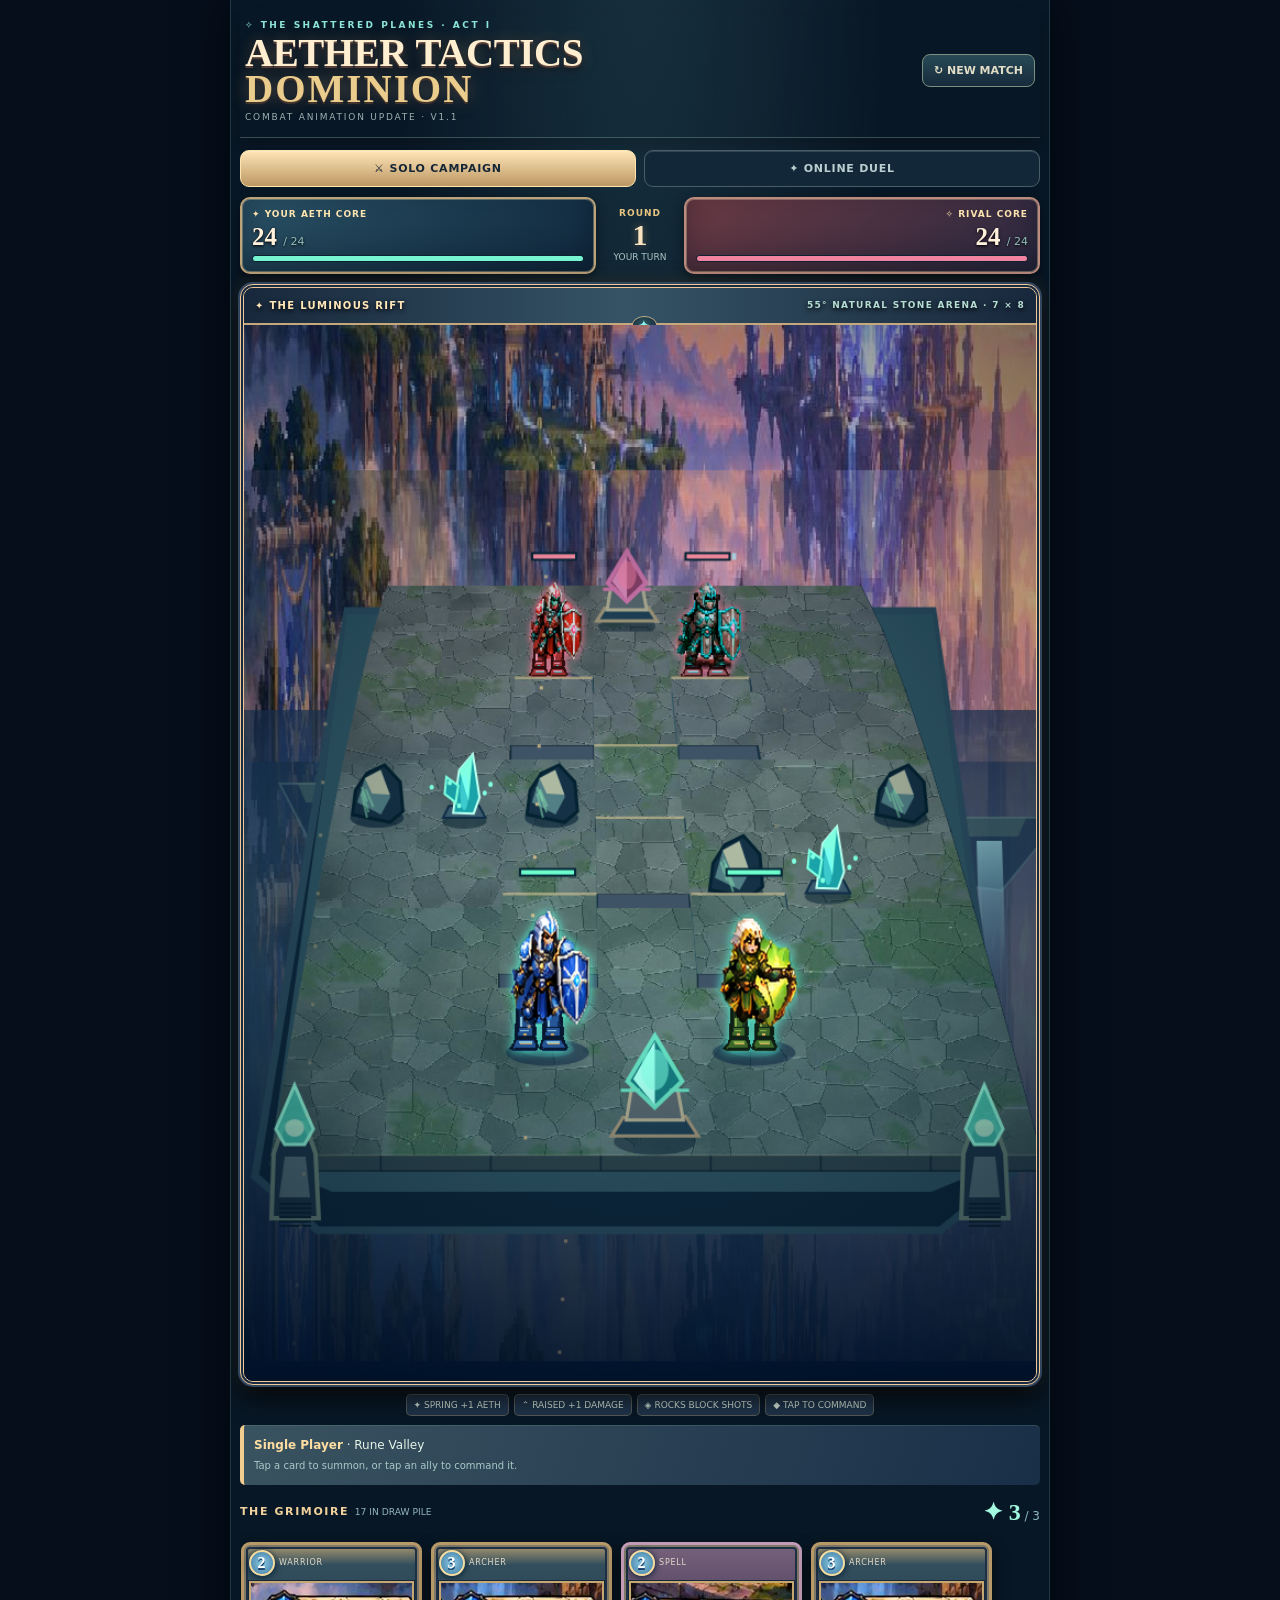
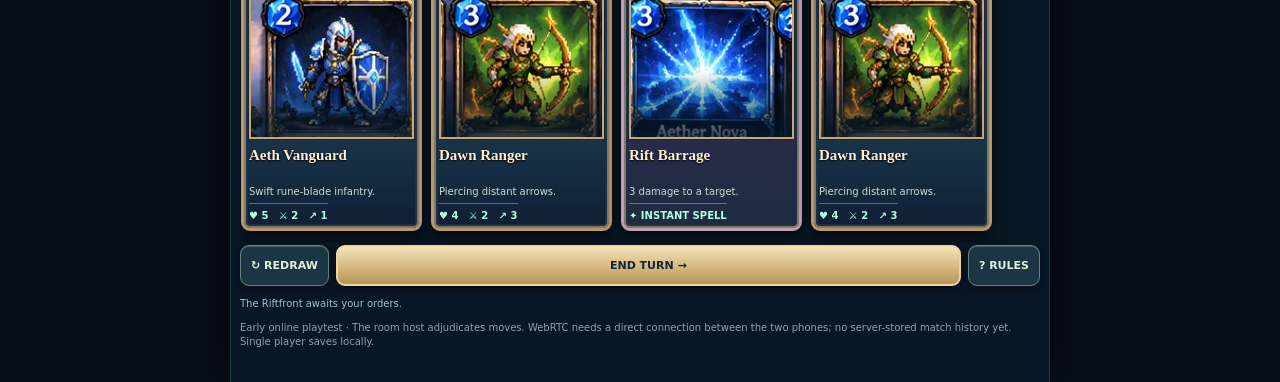
<file: v11.html>
<!doctype html>
<html lang="en"><head><meta charset="utf-8"><meta name="viewport" content="width=device-width,initial-scale=1,viewport-fit=cover">
<title>Aether Tactics: Dominion — Riftfront Duel</title>
<meta name="theme-color" content="#0c1b2d"><meta name="description" content="Richer detailed 32-bit-era pixel fantasy. A 55° tactical floating island in a luminous rift.">
<meta name="apple-mobile-web-app-capable" content="yes"><meta name="apple-mobile-web-app-title" content="Dominion">
<link rel="manifest" href="./manifest.webmanifest"><link rel="icon" href="./icon-192.png" sizes="192x192"><link rel="apple-touch-icon" href="./apple-touch-icon.png">
<link rel="stylesheet" href="./v04-style.css"><link rel="stylesheet" href="./v05-style.css"><link rel="stylesheet" href="./v06-style.css"><link rel="stylesheet" href="./v08-onescreen.css">
</head><body><main id="game">
<header><div><div class="eyebrow">✧ The Shattered Planes · Act I</div><h1 class="logo">AETHER TACTICS<em>DOMINION</em></h1><div class="subtitle">Combat Animation Update · v1.1</div></div><button id="reset" class="smallbtn">↻ NEW MATCH</button></header>
<div class="menu"><button id="mode-ai" class="modebtn active">⚔ Solo Campaign</button><button id="mode-online" class="modebtn">✦ Online Duel</button></div>
<section class="lobby hidden" id="lobby"><button type="button" id="close-lobby" class="dismiss-room" aria-label="Close room setup">✕ CLOSE</button>
 <div class="lobby-title">✦ The Duel Chamber</div>
 <p>Battle another commander from anywhere. You host, your friend joins using the same room code. No login needed. Both players must keep the game open.</p>
 <div class="room-controls"><button class="primary" id="make-room">CREATE ROOM</button><input id="roomid" maxlength="8" autocomplete="off" spellcheck="false" placeholder="ROOM CODE" aria-label="Room code"><button class="outline" id="join-room">JOIN</button></div>
 <div id="roomstatus" class="room-status">Ready for a private two-player duel.</div><button class="outline hidden" id="invite" style="margin-top:8px">↗ SHARE INVITE LINK</button>
 <p style="margin-bottom:0">Experimental peer-to-peer connection uses public signaling relays. Some cellular networks may block it; if so, try Wi-Fi. Matches pause if either player disconnects.</p>
</section>
<section class="hud"><div class="core"><label>✦ YOUR AETH CORE</label><div class="hpbig" id="selfhp">24 <small>/24</small></div><div class="meter"><i id="selfmeter"></i></div></div><div class="mid"><small>ROUND</small><b id="round">1</b><span id="turnlabel">YOUR TURN</span></div><div class="core enemy"><label>✧ RIVAL CORE</label><div class="hpbig" id="rivalhp">24 <small>/24</small></div><div class="meter"><i id="rivalmeter"></i></div></div></section>
<section class="vista" aria-label="Riftfront battle arena"><div class="sky"><div class="moon"></div><div class="beam"></div><div class="mount back"></div><div class="mount"></div></div><div class="vista-top"><span>✦ THE LUMINOUS RIFT</span><small>55° NATURAL STONE ARENA · 7 × 8</small></div><div class="arena" id="vista-stage"><canvas id="battle-canvas" aria-label="Angled 32-bit-inspired pixel fantasy tactical battlefield" role="img"></canvas><div id="board" class="board" aria-label="Interactive tactical battlefield">Preparing commands...</div></div>
<div id="gameover" class="overlay hidden"><div class="modal"><div style="font-size:30px">✦</div><h2 id="resulttitle">BATTLE COMPLETE</h2><p id="resultdesc"></p><button id="again" class="primary">FIGHT AGAIN</button></div></div></section>
<div class="legend"><span>✦ SPRING +1 AETH</span><span>⌃ RAISED +1 DAMAGE</span><span>◈ ROCKS BLOCK SHOTS</span><span>◆ TAP TO COMMAND</span></div>
<div class="hint"><div id="instruction"><b>Preparing battle...</b></div><small id="tip">Summon your units and conquer the rival Core.</small></div>
<div class="handtop"><strong>THE GRIMOIRE <small id="deckcount"></small></strong><div class="aeth">✦ <span id="aeth">3</span><small id="capacity"> / 3</small></div></div>
<div id="hand" class="hand">Preparing cards...</div>
<div class="actions"><button id="cycle">↻ REDRAW</button><button id="end" class="end">END TURN →</button><button id="rules">? RULES</button></div>
<div id="feed" class="feed">Riftfront Valley is waking.</div>
<div class="alert">Early online playtest · The room host adjudicates moves. WebRTC needs a direct connection between the two phones; no server-stored match history yet. Single player saves locally.</div>
</main>
<script defer src="./v05-art.js"></script><script defer src="./v11-engine.js"></script><script defer src="./v11-scene.js"></script><script type="module" src="./v04-net.js"></script>
<script>if('serviceWorker' in navigator){addEventListener('load',()=>navigator.serviceWorker.register('./sw.js').catch(()=>{}))}</script>
</body></html>
</file>
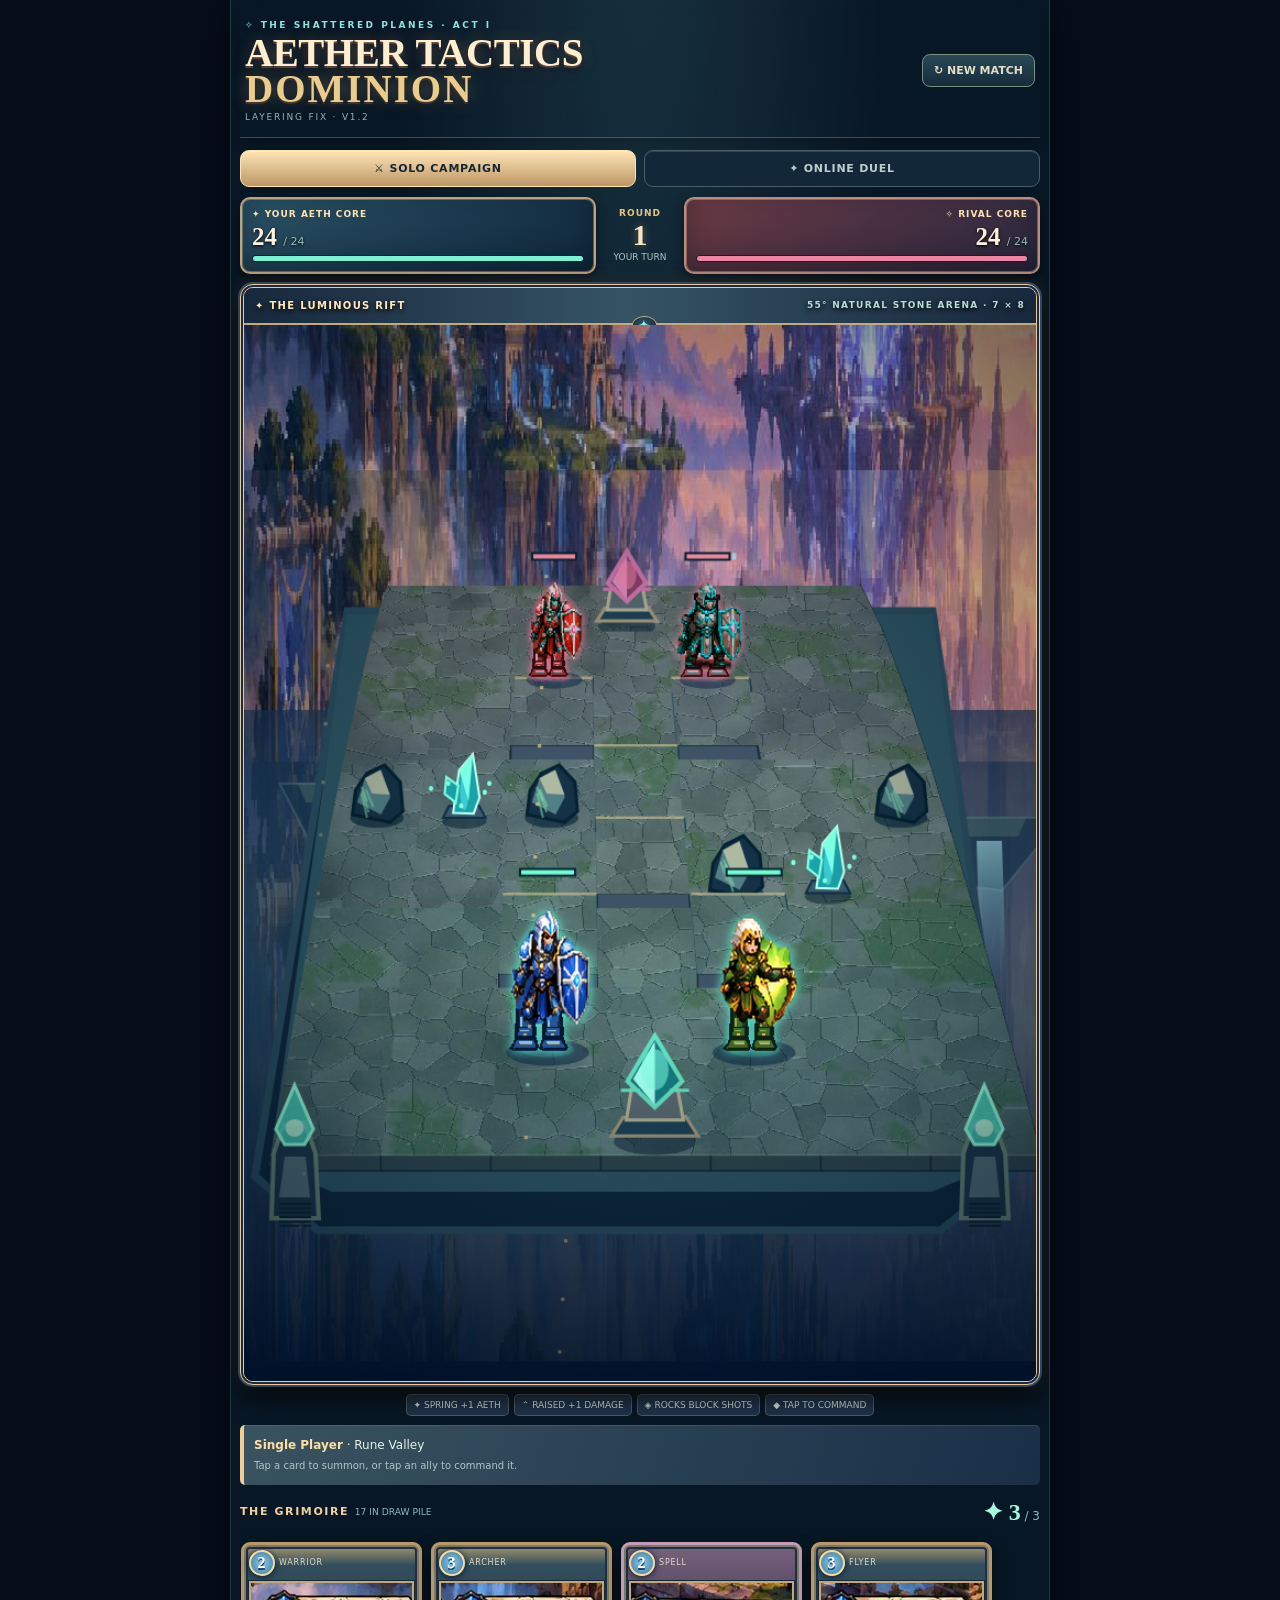
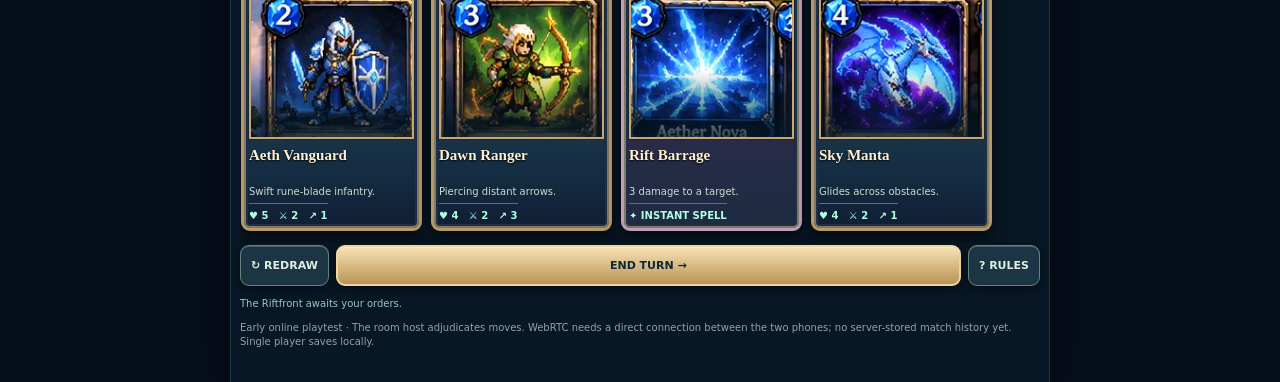
<file: v12.html>
<!doctype html>
<html lang="en"><head><meta charset="utf-8"><meta name="viewport" content="width=device-width,initial-scale=1,viewport-fit=cover">
<title>Aether Tactics: Dominion — Riftfront Duel</title>
<meta name="theme-color" content="#0c1b2d"><meta name="description" content="Richer detailed 32-bit-era pixel fantasy. A 55° tactical floating island in a luminous rift.">
<meta name="apple-mobile-web-app-capable" content="yes"><meta name="apple-mobile-web-app-title" content="Dominion">
<link rel="manifest" href="./manifest.webmanifest"><link rel="icon" href="./icon-192.png" sizes="192x192"><link rel="apple-touch-icon" href="./apple-touch-icon.png">
<link rel="stylesheet" href="./v04-style.css"><link rel="stylesheet" href="./v05-style.css"><link rel="stylesheet" href="./v06-style.css"><link rel="stylesheet" href="./v08-onescreen.css">
</head><body><main id="game">
<header><div><div class="eyebrow">✧ The Shattered Planes · Act I</div><h1 class="logo">AETHER TACTICS<em>DOMINION</em></h1><div class="subtitle">Layering Fix · v1.2</div></div><button id="reset" class="smallbtn">↻ NEW MATCH</button></header>
<div class="menu"><button id="mode-ai" class="modebtn active">⚔ Solo Campaign</button><button id="mode-online" class="modebtn">✦ Online Duel</button></div>
<section class="lobby hidden" id="lobby"><button type="button" id="close-lobby" class="dismiss-room" aria-label="Close room setup">✕ CLOSE</button>
 <div class="lobby-title">✦ The Duel Chamber</div>
 <p>Battle another commander from anywhere. You host, your friend joins using the same room code. No login needed. Both players must keep the game open.</p>
 <div class="room-controls"><button class="primary" id="make-room">CREATE ROOM</button><input id="roomid" maxlength="8" autocomplete="off" spellcheck="false" placeholder="ROOM CODE" aria-label="Room code"><button class="outline" id="join-room">JOIN</button></div>
 <div id="roomstatus" class="room-status">Ready for a private two-player duel.</div><button class="outline hidden" id="invite" style="margin-top:8px">↗ SHARE INVITE LINK</button>
 <p style="margin-bottom:0">Experimental peer-to-peer connection uses public signaling relays. Some cellular networks may block it; if so, try Wi-Fi. Matches pause if either player disconnects.</p>
</section>
<section class="hud"><div class="core"><label>✦ YOUR AETH CORE</label><div class="hpbig" id="selfhp">24 <small>/24</small></div><div class="meter"><i id="selfmeter"></i></div></div><div class="mid"><small>ROUND</small><b id="round">1</b><span id="turnlabel">YOUR TURN</span></div><div class="core enemy"><label>✧ RIVAL CORE</label><div class="hpbig" id="rivalhp">24 <small>/24</small></div><div class="meter"><i id="rivalmeter"></i></div></div></section>
<section class="vista" aria-label="Riftfront battle arena"><div class="sky"><div class="moon"></div><div class="beam"></div><div class="mount back"></div><div class="mount"></div></div><div class="vista-top"><span>✦ THE LUMINOUS RIFT</span><small>55° NATURAL STONE ARENA · 7 × 8</small></div><div class="arena" id="vista-stage"><canvas id="battle-canvas" aria-label="Angled 32-bit-inspired pixel fantasy tactical battlefield" role="img"></canvas><div id="board" class="board" aria-label="Interactive tactical battlefield">Preparing commands...</div></div>
<div id="gameover" class="overlay hidden"><div class="modal"><div style="font-size:30px">✦</div><h2 id="resulttitle">BATTLE COMPLETE</h2><p id="resultdesc"></p><button id="again" class="primary">FIGHT AGAIN</button></div></div></section>
<div class="legend"><span>✦ SPRING +1 AETH</span><span>⌃ RAISED +1 DAMAGE</span><span>◈ ROCKS BLOCK SHOTS</span><span>◆ TAP TO COMMAND</span></div>
<div class="hint"><div id="instruction"><b>Preparing battle...</b></div><small id="tip">Summon your units and conquer the rival Core.</small></div>
<div class="handtop"><strong>THE GRIMOIRE <small id="deckcount"></small></strong><div class="aeth">✦ <span id="aeth">3</span><small id="capacity"> / 3</small></div></div>
<div id="hand" class="hand">Preparing cards...</div>
<div class="actions"><button id="cycle">↻ REDRAW</button><button id="end" class="end">END TURN →</button><button id="rules">? RULES</button></div>
<div id="feed" class="feed">Riftfront Valley is waking.</div>
<div class="alert">Early online playtest · The room host adjudicates moves. WebRTC needs a direct connection between the two phones; no server-stored match history yet. Single player saves locally.</div>
</main>
<script defer src="./v05-art.js"></script><script defer src="./v11-engine.js"></script><script defer src="./v12-scene.js"></script><script type="module" src="./v04-net.js"></script>
<script>if('serviceWorker' in navigator){addEventListener('load',()=>navigator.serviceWorker.register('./sw.js').catch(()=>{}))}</script>
</body></html>
</file>
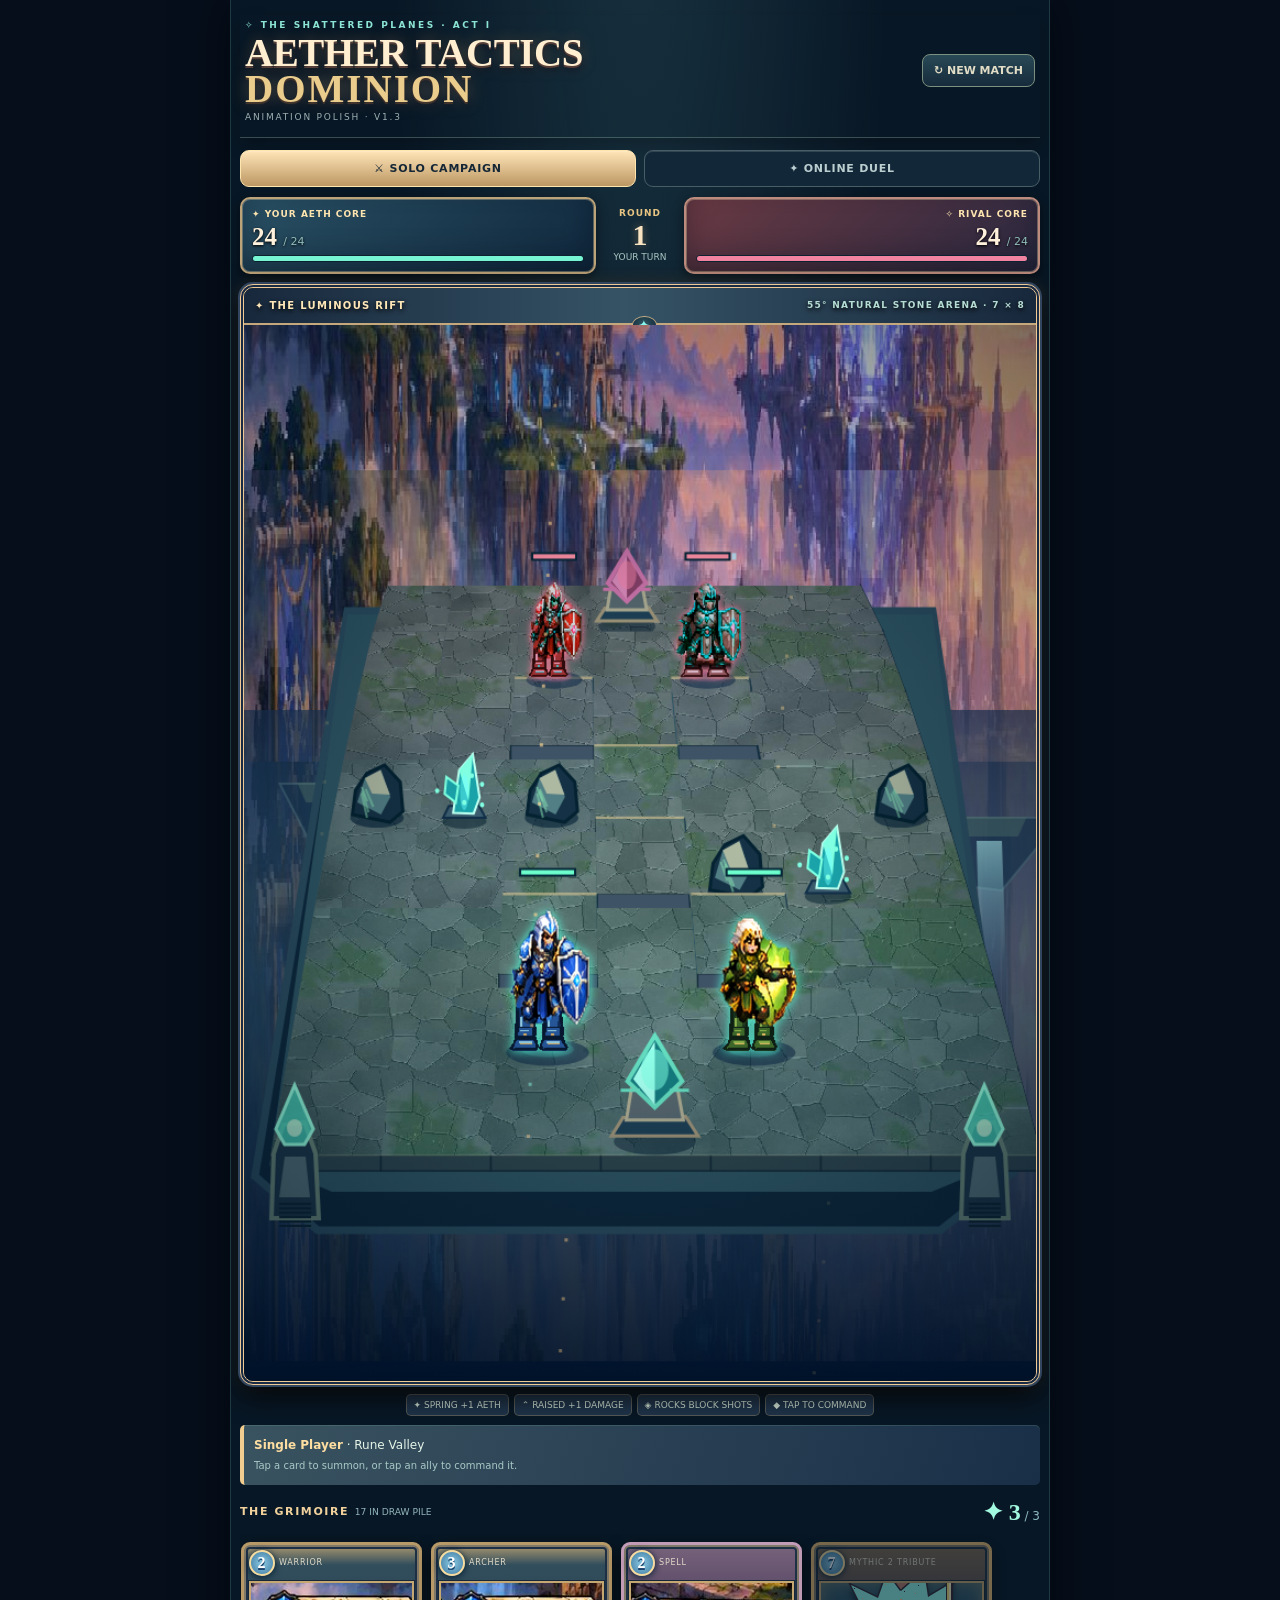
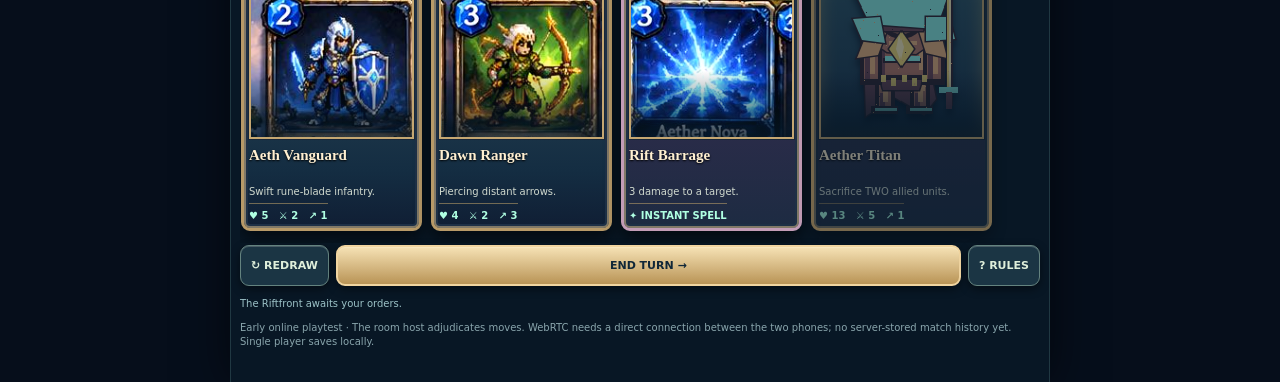
<file: v13.html>
<!doctype html>
<html lang="en"><head><meta charset="utf-8"><meta name="viewport" content="width=device-width,initial-scale=1,viewport-fit=cover">
<title>Aether Tactics: Dominion — Riftfront Duel</title>
<meta name="theme-color" content="#0c1b2d"><meta name="description" content="Richer detailed 32-bit-era pixel fantasy. A 55° tactical floating island in a luminous rift.">
<meta name="apple-mobile-web-app-capable" content="yes"><meta name="apple-mobile-web-app-title" content="Dominion">
<link rel="manifest" href="./manifest.webmanifest"><link rel="icon" href="./icon-192.png" sizes="192x192"><link rel="apple-touch-icon" href="./apple-touch-icon.png">
<link rel="stylesheet" href="./v04-style.css"><link rel="stylesheet" href="./v05-style.css"><link rel="stylesheet" href="./v06-style.css"><link rel="stylesheet" href="./v08-onescreen.css">
</head><body><main id="game">
<header><div><div class="eyebrow">✧ The Shattered Planes · Act I</div><h1 class="logo">AETHER TACTICS<em>DOMINION</em></h1><div class="subtitle">Animation Polish · v1.3</div></div><button id="reset" class="smallbtn">↻ NEW MATCH</button></header>
<div class="menu"><button id="mode-ai" class="modebtn active">⚔ Solo Campaign</button><button id="mode-online" class="modebtn">✦ Online Duel</button></div>
<section class="lobby hidden" id="lobby"><button type="button" id="close-lobby" class="dismiss-room" aria-label="Close room setup">✕ CLOSE</button>
 <div class="lobby-title">✦ The Duel Chamber</div>
 <p>Battle another commander from anywhere. You host, your friend joins using the same room code. No login needed. Both players must keep the game open.</p>
 <div class="room-controls"><button class="primary" id="make-room">CREATE ROOM</button><input id="roomid" maxlength="8" autocomplete="off" spellcheck="false" placeholder="ROOM CODE" aria-label="Room code"><button class="outline" id="join-room">JOIN</button></div>
 <div id="roomstatus" class="room-status">Ready for a private two-player duel.</div><button class="outline hidden" id="invite" style="margin-top:8px">↗ SHARE INVITE LINK</button>
 <p style="margin-bottom:0">Experimental peer-to-peer connection uses public signaling relays. Some cellular networks may block it; if so, try Wi-Fi. Matches pause if either player disconnects.</p>
</section>
<section class="hud"><div class="core"><label>✦ YOUR AETH CORE</label><div class="hpbig" id="selfhp">24 <small>/24</small></div><div class="meter"><i id="selfmeter"></i></div></div><div class="mid"><small>ROUND</small><b id="round">1</b><span id="turnlabel">YOUR TURN</span></div><div class="core enemy"><label>✧ RIVAL CORE</label><div class="hpbig" id="rivalhp">24 <small>/24</small></div><div class="meter"><i id="rivalmeter"></i></div></div></section>
<section class="vista" aria-label="Riftfront battle arena"><div class="sky"><div class="moon"></div><div class="beam"></div><div class="mount back"></div><div class="mount"></div></div><div class="vista-top"><span>✦ THE LUMINOUS RIFT</span><small>55° NATURAL STONE ARENA · 7 × 8</small></div><div class="arena" id="vista-stage"><canvas id="battle-canvas" aria-label="Angled 32-bit-inspired pixel fantasy tactical battlefield" role="img"></canvas><div id="board" class="board" aria-label="Interactive tactical battlefield">Preparing commands...</div></div>
<div id="gameover" class="overlay hidden"><div class="modal"><div style="font-size:30px">✦</div><h2 id="resulttitle">BATTLE COMPLETE</h2><p id="resultdesc"></p><button id="again" class="primary">FIGHT AGAIN</button></div></div></section>
<div class="legend"><span>✦ SPRING +1 AETH</span><span>⌃ RAISED +1 DAMAGE</span><span>◈ ROCKS BLOCK SHOTS</span><span>◆ TAP TO COMMAND</span></div>
<div class="hint"><div id="instruction"><b>Preparing battle...</b></div><small id="tip">Summon your units and conquer the rival Core.</small></div>
<div class="handtop"><strong>THE GRIMOIRE <small id="deckcount"></small></strong><div class="aeth">✦ <span id="aeth">3</span><small id="capacity"> / 3</small></div></div>
<div id="hand" class="hand">Preparing cards...</div>
<div class="actions"><button id="cycle">↻ REDRAW</button><button id="end" class="end">END TURN →</button><button id="rules">? RULES</button></div>
<div id="feed" class="feed">Riftfront Valley is waking.</div>
<div class="alert">Early online playtest · The room host adjudicates moves. WebRTC needs a direct connection between the two phones; no server-stored match history yet. Single player saves locally.</div>
</main>
<script defer src="./v05-art.js"></script><script defer src="./v13-engine.js"></script><script defer src="./v13-scene.js"></script><script type="module" src="./v04-net.js"></script>
<script>if('serviceWorker' in navigator){addEventListener('load',()=>navigator.serviceWorker.register('./sw.js').catch(()=>{}))}</script>
</body></html>
</file>
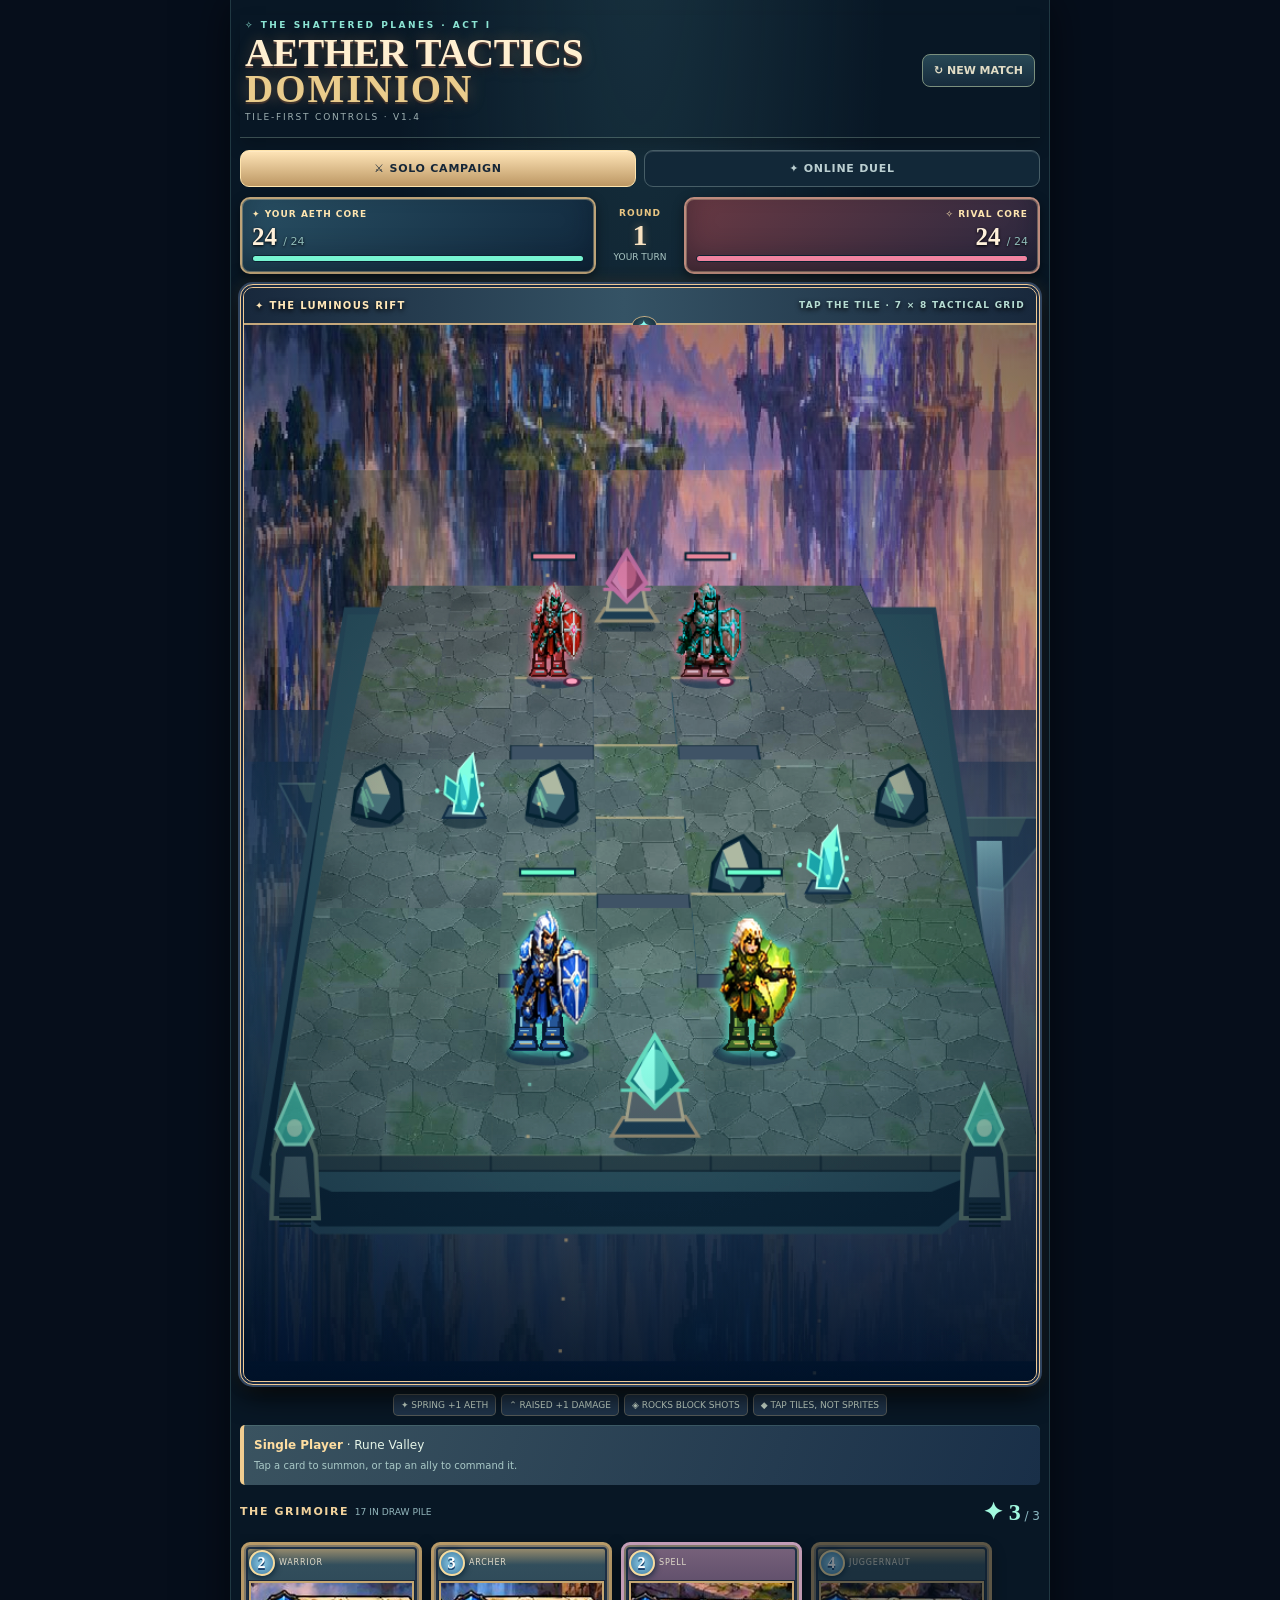
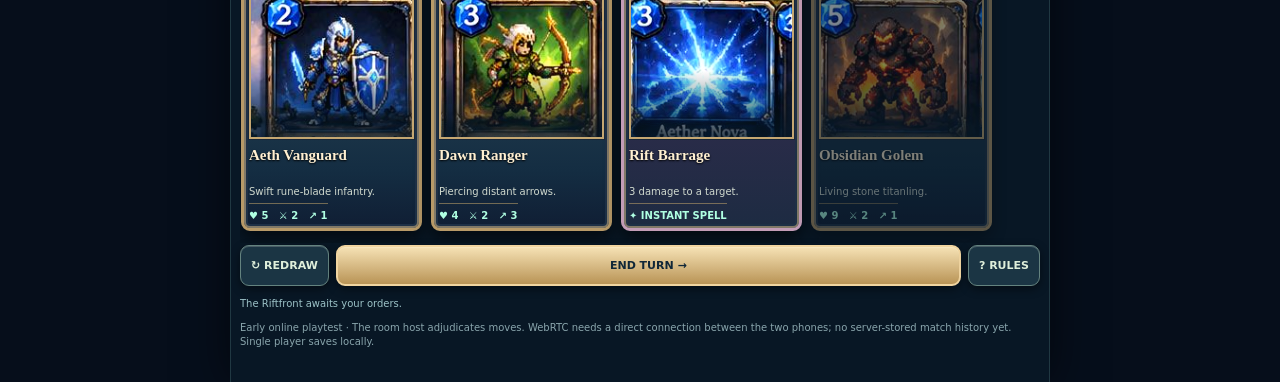
<file: v14.html>
<!doctype html>
<html lang="en"><head><meta charset="utf-8"><meta name="viewport" content="width=device-width,initial-scale=1,viewport-fit=cover">
<title>Aether Tactics: Dominion — Riftfront Duel</title>
<meta name="theme-color" content="#0c1b2d"><meta name="description" content="Richer detailed 32-bit-era pixel fantasy. A 55° tactical floating island in a luminous rift.">
<meta name="apple-mobile-web-app-capable" content="yes"><meta name="apple-mobile-web-app-title" content="Dominion">
<link rel="manifest" href="./manifest.webmanifest"><link rel="icon" href="./icon-192.png" sizes="192x192"><link rel="apple-touch-icon" href="./apple-touch-icon.png">
<link rel="stylesheet" href="./v04-style.css"><link rel="stylesheet" href="./v05-style.css"><link rel="stylesheet" href="./v06-style.css"><link rel="stylesheet" href="./v08-onescreen.css">
</head><body><main id="game">
<header><div><div class="eyebrow">✧ The Shattered Planes · Act I</div><h1 class="logo">AETHER TACTICS<em>DOMINION</em></h1><div class="subtitle">Tile-First Controls · v1.4</div></div><button id="reset" class="smallbtn">↻ NEW MATCH</button></header>
<div class="menu"><button id="mode-ai" class="modebtn active">⚔ Solo Campaign</button><button id="mode-online" class="modebtn">✦ Online Duel</button></div>
<section class="lobby hidden" id="lobby"><button type="button" id="close-lobby" class="dismiss-room" aria-label="Close room setup">✕ CLOSE</button>
 <div class="lobby-title">✦ The Duel Chamber</div>
 <p>Battle another commander from anywhere. You host, your friend joins using the same room code. No login needed. Both players must keep the game open.</p>
 <div class="room-controls"><button class="primary" id="make-room">CREATE ROOM</button><input id="roomid" maxlength="8" autocomplete="off" spellcheck="false" placeholder="ROOM CODE" aria-label="Room code"><button class="outline" id="join-room">JOIN</button></div>
 <div id="roomstatus" class="room-status">Ready for a private two-player duel.</div><button class="outline hidden" id="invite" style="margin-top:8px">↗ SHARE INVITE LINK</button>
 <p style="margin-bottom:0">Experimental peer-to-peer connection uses public signaling relays. Some cellular networks may block it; if so, try Wi-Fi. Matches pause if either player disconnects.</p>
</section>
<section class="hud"><div class="core"><label>✦ YOUR AETH CORE</label><div class="hpbig" id="selfhp">24 <small>/24</small></div><div class="meter"><i id="selfmeter"></i></div></div><div class="mid"><small>ROUND</small><b id="round">1</b><span id="turnlabel">YOUR TURN</span></div><div class="core enemy"><label>✧ RIVAL CORE</label><div class="hpbig" id="rivalhp">24 <small>/24</small></div><div class="meter"><i id="rivalmeter"></i></div></div></section>
<section class="vista" aria-label="Riftfront battle arena"><div class="sky"><div class="moon"></div><div class="beam"></div><div class="mount back"></div><div class="mount"></div></div><div class="vista-top"><span>✦ THE LUMINOUS RIFT</span><small>TAP THE TILE · 7 × 8 TACTICAL GRID</small></div><div class="arena" id="vista-stage"><canvas id="battle-canvas" aria-label="Angled 32-bit-inspired pixel fantasy tactical battlefield" role="img"></canvas><div id="board" class="board" aria-label="Interactive tactical battlefield">Preparing commands...</div></div>
<div id="gameover" class="overlay hidden"><div class="modal"><div style="font-size:30px">✦</div><h2 id="resulttitle">BATTLE COMPLETE</h2><p id="resultdesc"></p><button id="again" class="primary">FIGHT AGAIN</button></div></div></section>
<div class="legend"><span>✦ SPRING +1 AETH</span><span>⌃ RAISED +1 DAMAGE</span><span>◈ ROCKS BLOCK SHOTS</span><span>◆ TAP TILES, NOT SPRITES</span></div>
<div class="hint"><div id="instruction"><b>Preparing battle...</b></div><small id="tip">Summon your units and conquer the rival Core.</small></div>
<div class="handtop"><strong>THE GRIMOIRE <small id="deckcount"></small></strong><div class="aeth">✦ <span id="aeth">3</span><small id="capacity"> / 3</small></div></div>
<div id="hand" class="hand">Preparing cards...</div>
<div class="actions"><button id="cycle">↻ REDRAW</button><button id="end" class="end">END TURN →</button><button id="rules">? RULES</button></div>
<div id="feed" class="feed">Riftfront Valley is waking.</div>
<div class="alert">Early online playtest · The room host adjudicates moves. WebRTC needs a direct connection between the two phones; no server-stored match history yet. Single player saves locally.</div>
</main>
<script defer src="./v05-art.js"></script><script defer src="./v14-engine.js"></script><script defer src="./v14-scene.js"></script><script type="module" src="./v04-net.js"></script>
<script>if('serviceWorker' in navigator){addEventListener('load',()=>navigator.serviceWorker.register('./sw.js').catch(()=>{}))}</script>
</body></html>
</file>
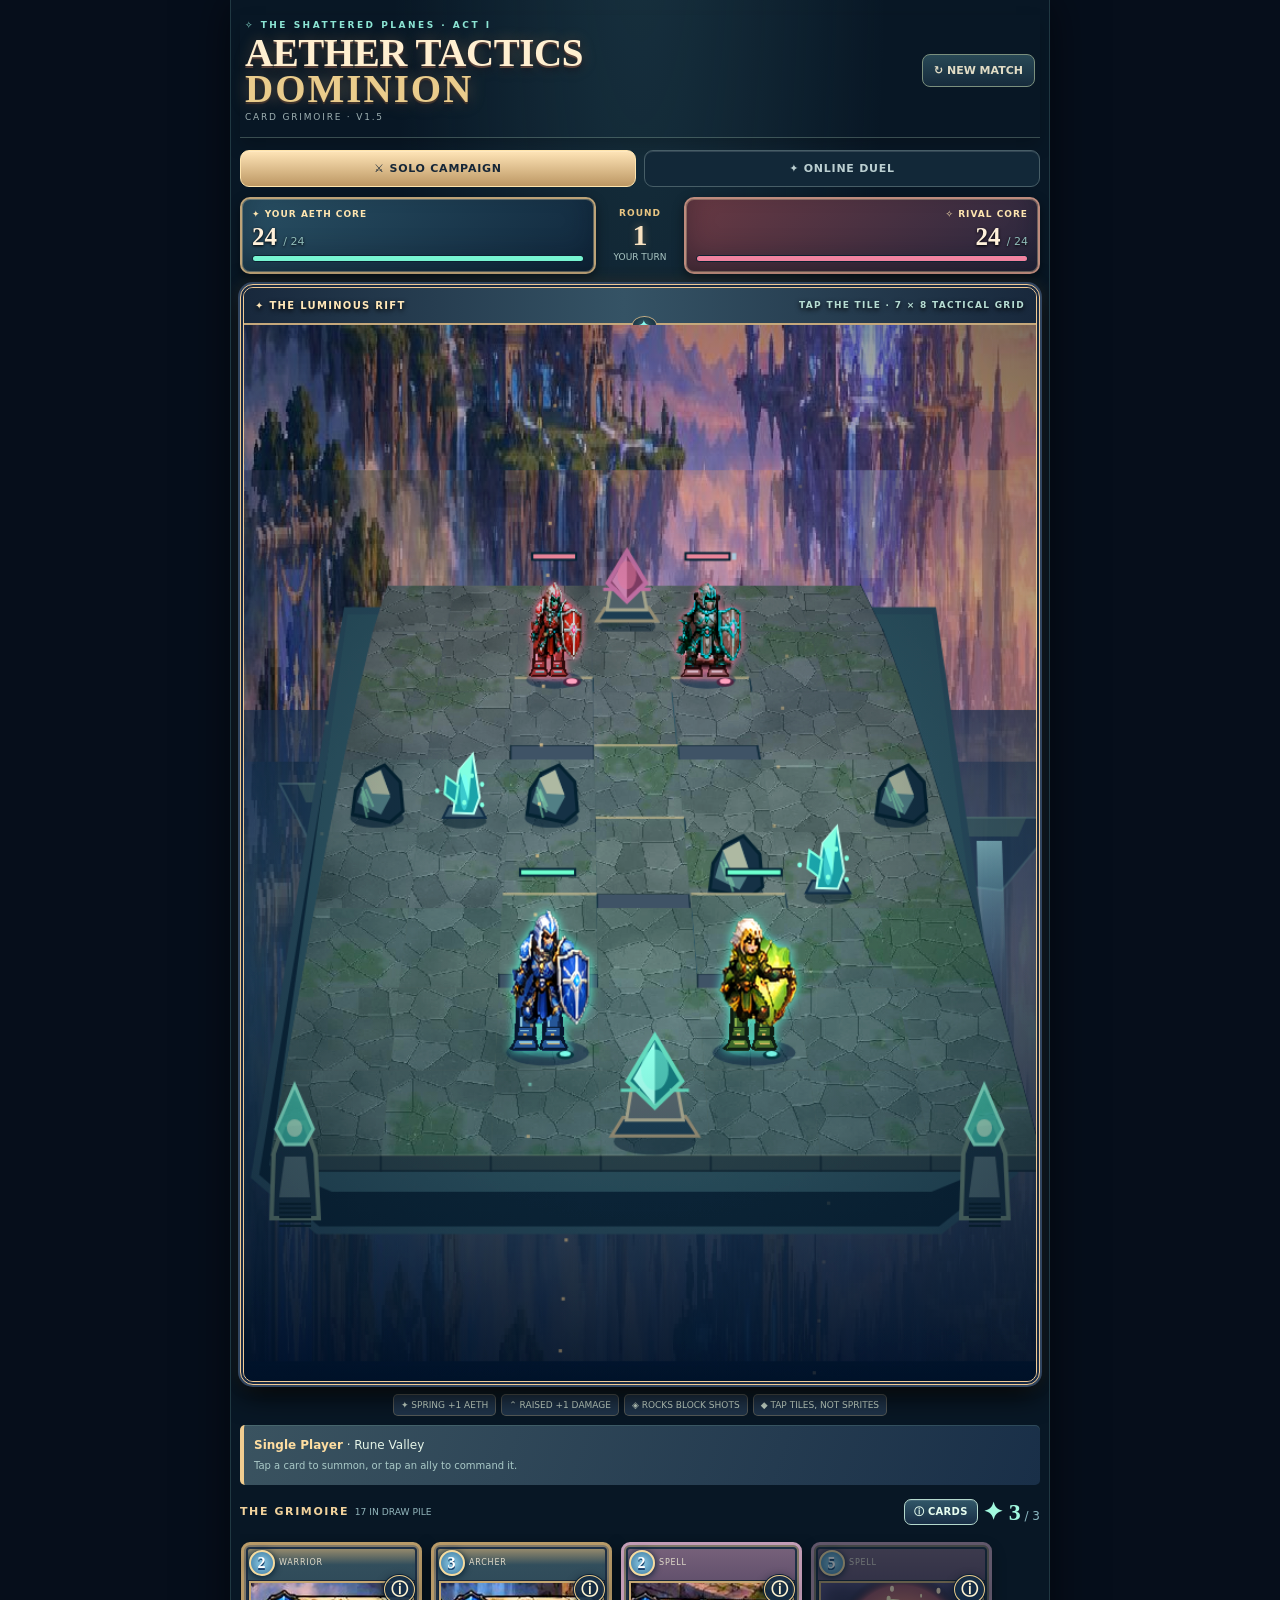
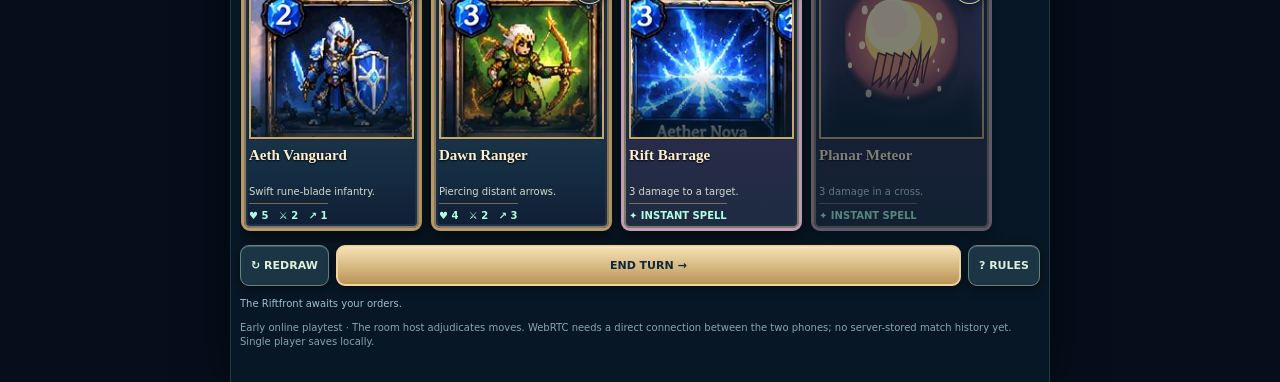
<file: v15.html>
<!doctype html>
<html lang="en"><head><meta charset="utf-8"><meta name="viewport" content="width=device-width,initial-scale=1,viewport-fit=cover">
<title>Aether Tactics: Dominion — Riftfront Duel</title>
<meta name="theme-color" content="#0c1b2d"><meta name="description" content="Richer detailed 32-bit-era pixel fantasy. A 55° tactical floating island in a luminous rift.">
<meta name="apple-mobile-web-app-capable" content="yes"><meta name="apple-mobile-web-app-title" content="Dominion">
<link rel="manifest" href="./manifest.webmanifest"><link rel="icon" href="./icon-192.png" sizes="192x192"><link rel="apple-touch-icon" href="./apple-touch-icon.png">
<link rel="stylesheet" href="./v04-style.css"><link rel="stylesheet" href="./v05-style.css"><link rel="stylesheet" href="./v06-style.css"><link rel="stylesheet" href="./v08-onescreen.css"><link rel="stylesheet" href="./v15-grimoire.css">
</head><body><main id="game">
<header><div><div class="eyebrow">✧ The Shattered Planes · Act I</div><h1 class="logo">AETHER TACTICS<em>DOMINION</em></h1><div class="subtitle">Card Grimoire · v1.5</div></div><button id="reset" class="smallbtn">↻ NEW MATCH</button></header>
<div class="menu"><button id="mode-ai" class="modebtn active">⚔ Solo Campaign</button><button id="mode-online" class="modebtn">✦ Online Duel</button></div>
<section class="lobby hidden" id="lobby"><button type="button" id="close-lobby" class="dismiss-room" aria-label="Close room setup">✕ CLOSE</button>
 <div class="lobby-title">✦ The Duel Chamber</div>
 <p>Battle another commander from anywhere. You host, your friend joins using the same room code. No login needed. Both players must keep the game open.</p>
 <div class="room-controls"><button class="primary" id="make-room">CREATE ROOM</button><input id="roomid" maxlength="8" autocomplete="off" spellcheck="false" placeholder="ROOM CODE" aria-label="Room code"><button class="outline" id="join-room">JOIN</button></div>
 <div id="roomstatus" class="room-status">Ready for a private two-player duel.</div><button class="outline hidden" id="invite" style="margin-top:8px">↗ SHARE INVITE LINK</button>
 <p style="margin-bottom:0">Experimental peer-to-peer connection uses public signaling relays. Some cellular networks may block it; if so, try Wi-Fi. Matches pause if either player disconnects.</p>
</section>
<section class="hud"><div class="core"><label>✦ YOUR AETH CORE</label><div class="hpbig" id="selfhp">24 <small>/24</small></div><div class="meter"><i id="selfmeter"></i></div></div><div class="mid"><small>ROUND</small><b id="round">1</b><span id="turnlabel">YOUR TURN</span></div><div class="core enemy"><label>✧ RIVAL CORE</label><div class="hpbig" id="rivalhp">24 <small>/24</small></div><div class="meter"><i id="rivalmeter"></i></div></div></section>
<section class="vista" aria-label="Riftfront battle arena"><div class="sky"><div class="moon"></div><div class="beam"></div><div class="mount back"></div><div class="mount"></div></div><div class="vista-top"><span>✦ THE LUMINOUS RIFT</span><small>TAP THE TILE · 7 × 8 TACTICAL GRID</small></div><div class="arena" id="vista-stage"><canvas id="battle-canvas" aria-label="Angled 32-bit-inspired pixel fantasy tactical battlefield" role="img"></canvas><div id="board" class="board" aria-label="Interactive tactical battlefield">Preparing commands...</div></div>
<div id="gameover" class="overlay hidden"><div class="modal"><div style="font-size:30px">✦</div><h2 id="resulttitle">BATTLE COMPLETE</h2><p id="resultdesc"></p><button id="again" class="primary">FIGHT AGAIN</button></div></div></section>
<div class="legend"><span>✦ SPRING +1 AETH</span><span>⌃ RAISED +1 DAMAGE</span><span>◈ ROCKS BLOCK SHOTS</span><span>◆ TAP TILES, NOT SPRITES</span></div>
<div class="hint"><div id="instruction"><b>Preparing battle...</b></div><small id="tip">Summon your units and conquer the rival Core.</small></div>
<div class="handtop"><strong>THE GRIMOIRE <small id="deckcount"></small></strong><button type="button" id="card-guide" class="guide-open" aria-label="Open your card collection and card information">ⓘ CARDS</button><div class="aeth">✦ <span id="aeth">3</span><small id="capacity"> / 3</small></div></div>
<div id="hand" class="hand">Preparing cards...</div>
<section id="codex" class="codex hidden" role="dialog" aria-modal="true" aria-labelledby="codex-title">
  <div class="codex-panel">
    <div class="codex-header"><div><span class="codex-kicker">✧ COMMANDER'S REFERENCE</span><h2 id="codex-title">THE GRIMOIRE</h2></div><button id="codex-close" class="codex-close" type="button" aria-label="Close card information">✕</button></div>
    <div id="codex-library" class="codex-library">
      <div id="codex-tabs" class="codex-tabs" role="group" aria-label="Cards to browse">
        <button type="button" data-tab="hand" class="active">MY HAND</button>
        <button type="button" data-tab="deck">MY DECK</button>
      </div>
      <p id="codex-intro" class="codex-intro"></p>
      <div id="codex-list" class="codex-list" aria-label="Available card descriptions"></div>
    </div>
    <div id="codex-detail" class="codex-detail hidden">
      <button id="codex-back" class="codex-back" type="button">← CARD LIST</button>
      <div id="codex-detail-body" class="codex-detail-body"></div>
    </div>
    <div class="codex-footer">ⓘ Inspecting a card never spends Aeth or changes your battle orders.</div>
  </div>
</section>
<div class="actions"><button id="cycle">↻ REDRAW</button><button id="end" class="end">END TURN →</button><button id="rules">? RULES</button></div>
<div id="feed" class="feed">Riftfront Valley is waking.</div>
<div class="alert">Early online playtest · The room host adjudicates moves. WebRTC needs a direct connection between the two phones; no server-stored match history yet. Single player saves locally.</div>
</main>
<script defer src="./v05-art.js"></script><script defer src="./v15-engine.js"></script><script defer src="./v14-scene.js"></script><script type="module" src="./v04-net.js"></script>
<script>if('serviceWorker' in navigator){addEventListener('load',()=>navigator.serviceWorker.register('./sw.js').catch(()=>{}))}</script>
</body></html>
</file>
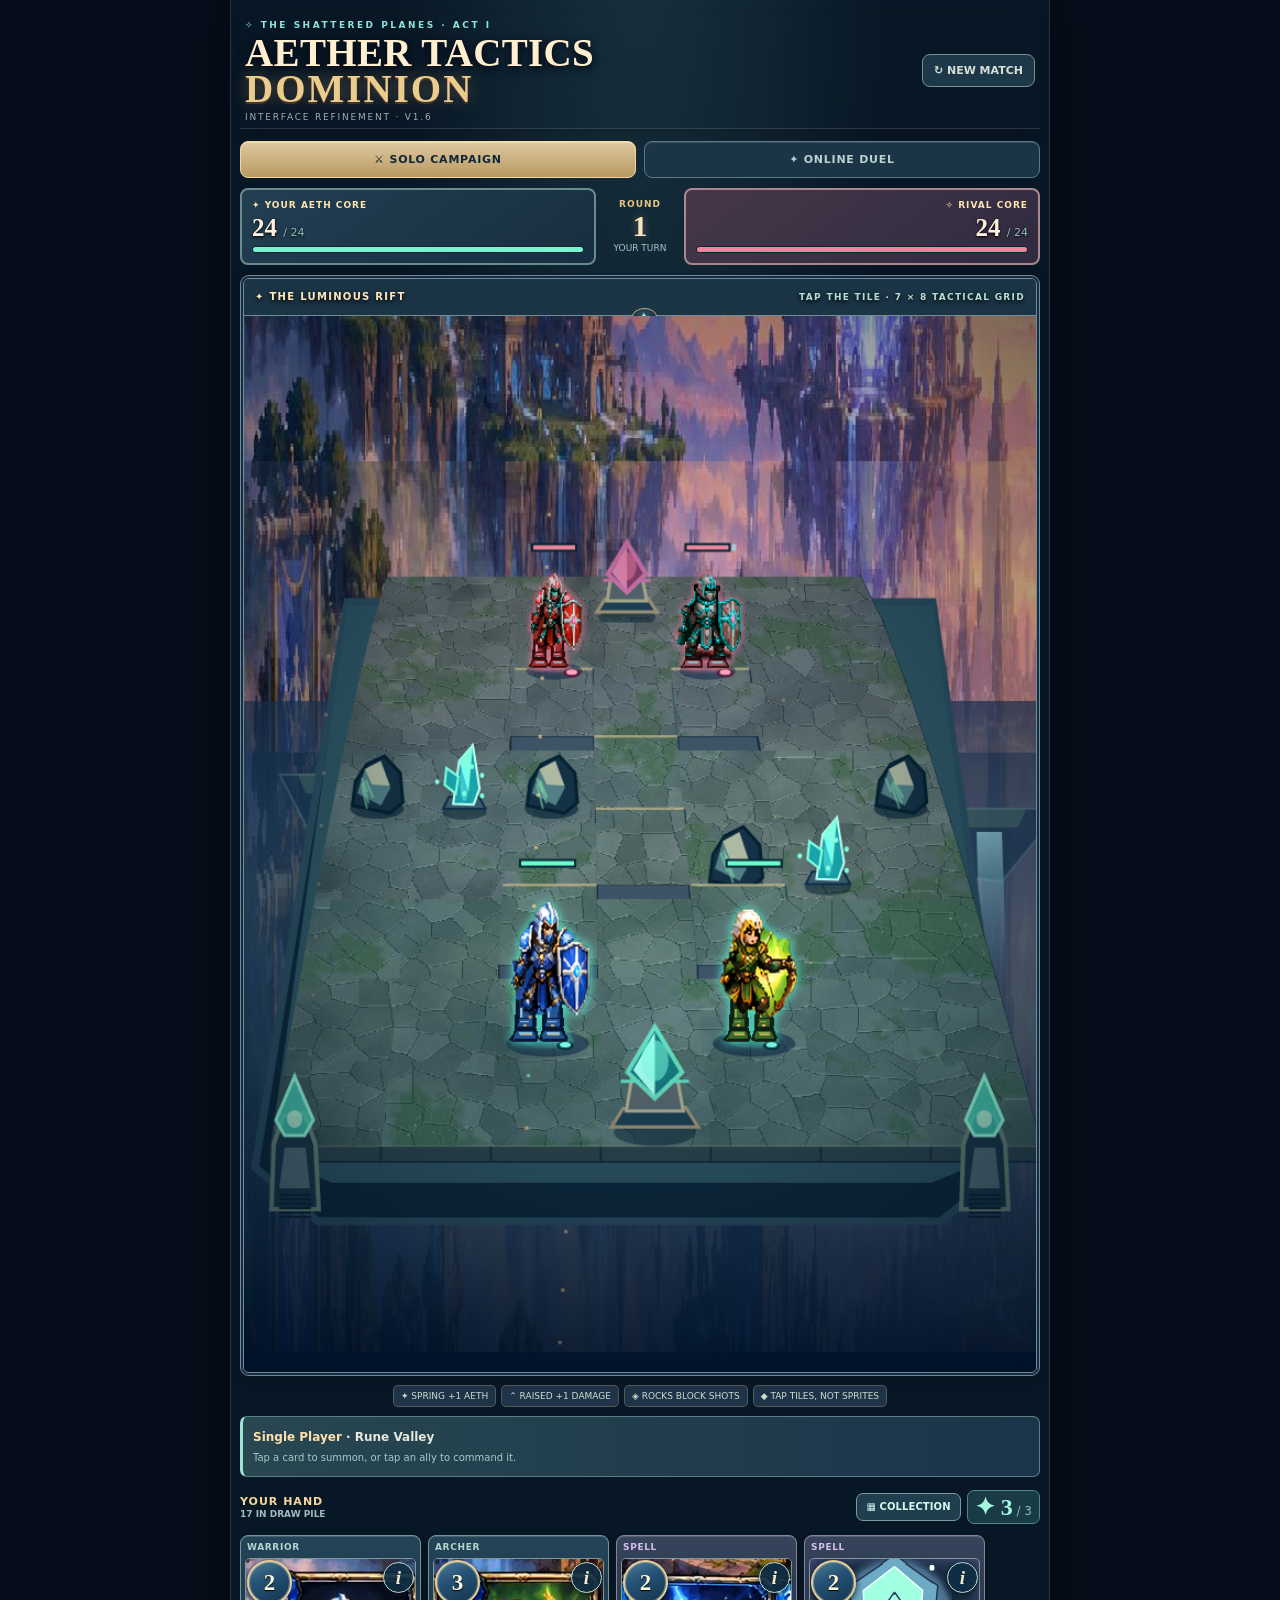
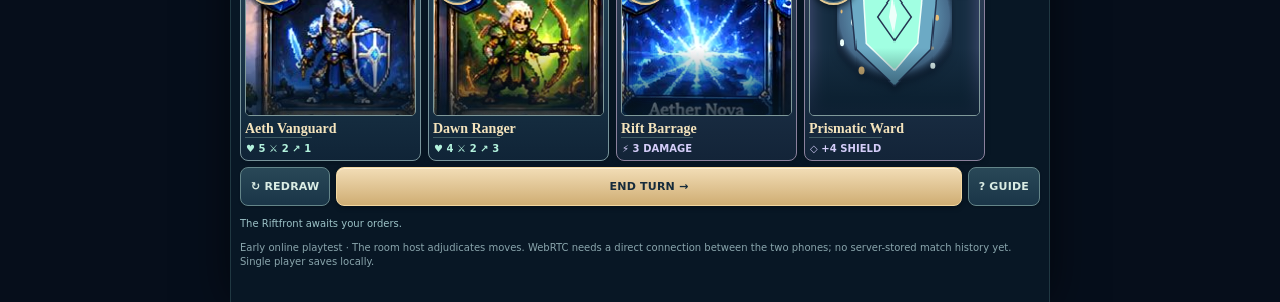
<file: v16.html>
<!doctype html>
<html lang="en"><head><meta charset="utf-8"><meta name="viewport" content="width=device-width,initial-scale=1,viewport-fit=cover">
<title>Aether Tactics: Dominion — Riftfront Duel</title>
<meta name="theme-color" content="#0c1b2d"><meta name="description" content="Richer detailed 32-bit-era pixel fantasy. A 55° tactical floating island in a luminous rift.">
<meta name="apple-mobile-web-app-capable" content="yes"><meta name="apple-mobile-web-app-title" content="Dominion">
<link rel="manifest" href="./manifest.webmanifest"><link rel="icon" href="./icon-192.png" sizes="192x192"><link rel="apple-touch-icon" href="./apple-touch-icon.png">
<link rel="stylesheet" href="./v04-style.css"><link rel="stylesheet" href="./v05-style.css"><link rel="stylesheet" href="./v06-style.css"><link rel="stylesheet" href="./v08-onescreen.css"><link rel="stylesheet" href="./v15-grimoire.css"><link rel="stylesheet" href="./v16-ui.css">
</head><body><main id="game">
<header><div><div class="eyebrow">✧ The Shattered Planes · Act I</div><h1 class="logo">AETHER TACTICS<em>DOMINION</em></h1><div class="subtitle">Interface Refinement · v1.6</div></div><button id="reset" class="smallbtn">↻ NEW MATCH</button></header>
<div class="menu"><button id="mode-ai" class="modebtn active">⚔ Solo Campaign</button><button id="mode-online" class="modebtn">✦ Online Duel</button></div>
<section class="lobby hidden" id="lobby"><button type="button" id="close-lobby" class="dismiss-room" aria-label="Close room setup">✕ CLOSE</button>
 <div class="lobby-title">✦ The Duel Chamber</div>
 <p>Battle another commander from anywhere. You host, your friend joins using the same room code. No login needed. Both players must keep the game open.</p>
 <div class="room-controls"><button class="primary" id="make-room">CREATE ROOM</button><input id="roomid" maxlength="8" autocomplete="off" spellcheck="false" placeholder="ROOM CODE" aria-label="Room code"><button class="outline" id="join-room">JOIN</button></div>
 <div id="roomstatus" class="room-status">Ready for a private two-player duel.</div><button class="outline hidden" id="invite" style="margin-top:8px">↗ SHARE INVITE LINK</button>
 <p style="margin-bottom:0">Experimental peer-to-peer connection uses public signaling relays. Some cellular networks may block it; if so, try Wi-Fi. Matches pause if either player disconnects.</p>
</section>
<section class="hud"><div class="core"><label>✦ YOUR AETH CORE</label><div class="hpbig" id="selfhp">24 <small>/24</small></div><div class="meter"><i id="selfmeter"></i></div></div><div class="mid"><small>ROUND</small><b id="round">1</b><span id="turnlabel">YOUR TURN</span></div><div class="core enemy"><label>✧ RIVAL CORE</label><div class="hpbig" id="rivalhp">24 <small>/24</small></div><div class="meter"><i id="rivalmeter"></i></div></div></section>
<section class="vista" aria-label="Riftfront battle arena"><div class="sky"><div class="moon"></div><div class="beam"></div><div class="mount back"></div><div class="mount"></div></div><div class="vista-top"><span>✦ THE LUMINOUS RIFT</span><small>TAP THE TILE · 7 × 8 TACTICAL GRID</small></div><div class="arena" id="vista-stage"><canvas id="battle-canvas" aria-label="Angled 32-bit-inspired pixel fantasy tactical battlefield" role="img"></canvas><div id="board" class="board" aria-label="Interactive tactical battlefield">Preparing commands...</div></div>
<div id="gameover" class="overlay hidden"><div class="modal"><div style="font-size:30px">✦</div><h2 id="resulttitle">BATTLE COMPLETE</h2><p id="resultdesc"></p><button id="again" class="primary">FIGHT AGAIN</button></div></div></section>
<div class="legend"><span>✦ SPRING +1 AETH</span><span>⌃ RAISED +1 DAMAGE</span><span>◈ ROCKS BLOCK SHOTS</span><span>◆ TAP TILES, NOT SPRITES</span></div>
<div class="hint"><div id="instruction"><b>Preparing battle...</b></div><small id="tip">Summon your units and conquer the rival Core.</small></div>
<div class="handtop"><strong>YOUR HAND <small id="deckcount"></small></strong><button type="button" id="card-guide" class="guide-open" aria-label="Browse your cards and their abilities">▦ COLLECTION</button><div class="aeth">✦ <span id="aeth">3</span><small id="capacity"> / 3</small></div></div>
<div id="hand" class="hand">Preparing cards...</div>
<section id="codex" class="codex hidden" role="dialog" aria-modal="true" aria-labelledby="codex-title">
  <div class="codex-panel">
    <div class="codex-header"><div><span class="codex-kicker">✧ COMMANDER'S REFERENCE</span><h2 id="codex-title">THE GRIMOIRE</h2></div><button id="codex-close" class="codex-close" type="button" aria-label="Close card information">✕</button></div>
    <div id="codex-library" class="codex-library">
      <div id="codex-tabs" class="codex-tabs" role="group" aria-label="Cards to browse">
        <button type="button" data-tab="hand" class="active">MY HAND</button>
        <button type="button" data-tab="deck">MY DECK</button>
      </div>
      <p id="codex-intro" class="codex-intro"></p>
      <div id="codex-list" class="codex-list" aria-label="Available card descriptions"></div>
    </div>
    <div id="codex-detail" class="codex-detail hidden">
      <button id="codex-back" class="codex-back" type="button">← CARD LIST</button>
      <div id="codex-detail-body" class="codex-detail-body"></div>
    </div>
    <div class="codex-footer"><span class="codex-safe-icon">✓</span> Read-only reference · Your turn and Aeth are safe.</div>
  </div>
</section>
<div class="actions"><button id="cycle">↻ REDRAW</button><button id="end" class="end">END TURN →</button><button id="rules" aria-haspopup="dialog">? GUIDE</button></div>
<div id="feed" class="feed">Riftfront Valley is waking.</div>
<div class="alert">Early online playtest · The room host adjudicates moves. WebRTC needs a direct connection between the two phones; no server-stored match history yet. Single player saves locally.</div>
<section id="rules-sheet" class="rules-sheet hidden" role="dialog" aria-modal="true" aria-labelledby="rules-title">
  <div class="rules-panel">
    <header class="rules-panel-head">
      <div><span class="rules-eyebrow">✦ FIELD MANUAL</span><h2 id="rules-title">How to Play</h2><p>Quick reference for your next command</p></div>
      <button id="rules-close" type="button" aria-label="Close game guide">✕</button>
    </header>
    <div class="rules-content">
      <div class="rules-section"><span class="rules-symbol blue">01</span><div><h3>Choose a card, then a tile</h3><p>Tap a card in your hand to summon a unit or prepare a spell. Choose a highlighted ground square—not the character artwork—to use it.</p></div></div>
      <div class="rules-section"><span class="rules-symbol teal">02</span><div><h3>Move and attack</h3><p>Select an allied tile. Each ready unit can move once and attack once per turn. Blue tiles are moves, red are attacks, and violet tiles are spells.</p></div></div>
      <div class="rules-section"><span class="rules-symbol gold">03</span><div><h3>Use terrain to your advantage</h3><p>Hold springs for bonus Aeth each turn. Striking downhill from raised ground adds 1 damage. Rocks block ranged attacks.</p></div></div>
      <div class="rules-section"><span class="rules-symbol rose">04</span><div><h3>Build your army</h3><p>Aeth grows across rounds, up to 10 base capacity. Mythic creatures require sacrifices; inspect any card with its <b>i</b> icon for exact details.</p></div></div>
      <div class="rules-section"><span class="rules-symbol blue">05</span><div><h3>Win the duel</h3><p>Reduce the opposing Core from 24 HP to zero. Online duels use an experimental direct connection between two players.</p></div></div>
    </div>
    <footer class="rules-panel-foot"><button id="rules-done" type="button">BACK TO BATTLE</button></footer>
  </div>
</section>
</main>
<script defer src="./v05-art.js"></script><script defer src="./v16-engine.js"></script><script defer src="./v14-scene.js"></script><script type="module" src="./v04-net.js"></script>
<script>if('serviceWorker' in navigator){addEventListener('load',()=>navigator.serviceWorker.register('./sw.js').catch(()=>{}))}</script>
</body></html>
</file>
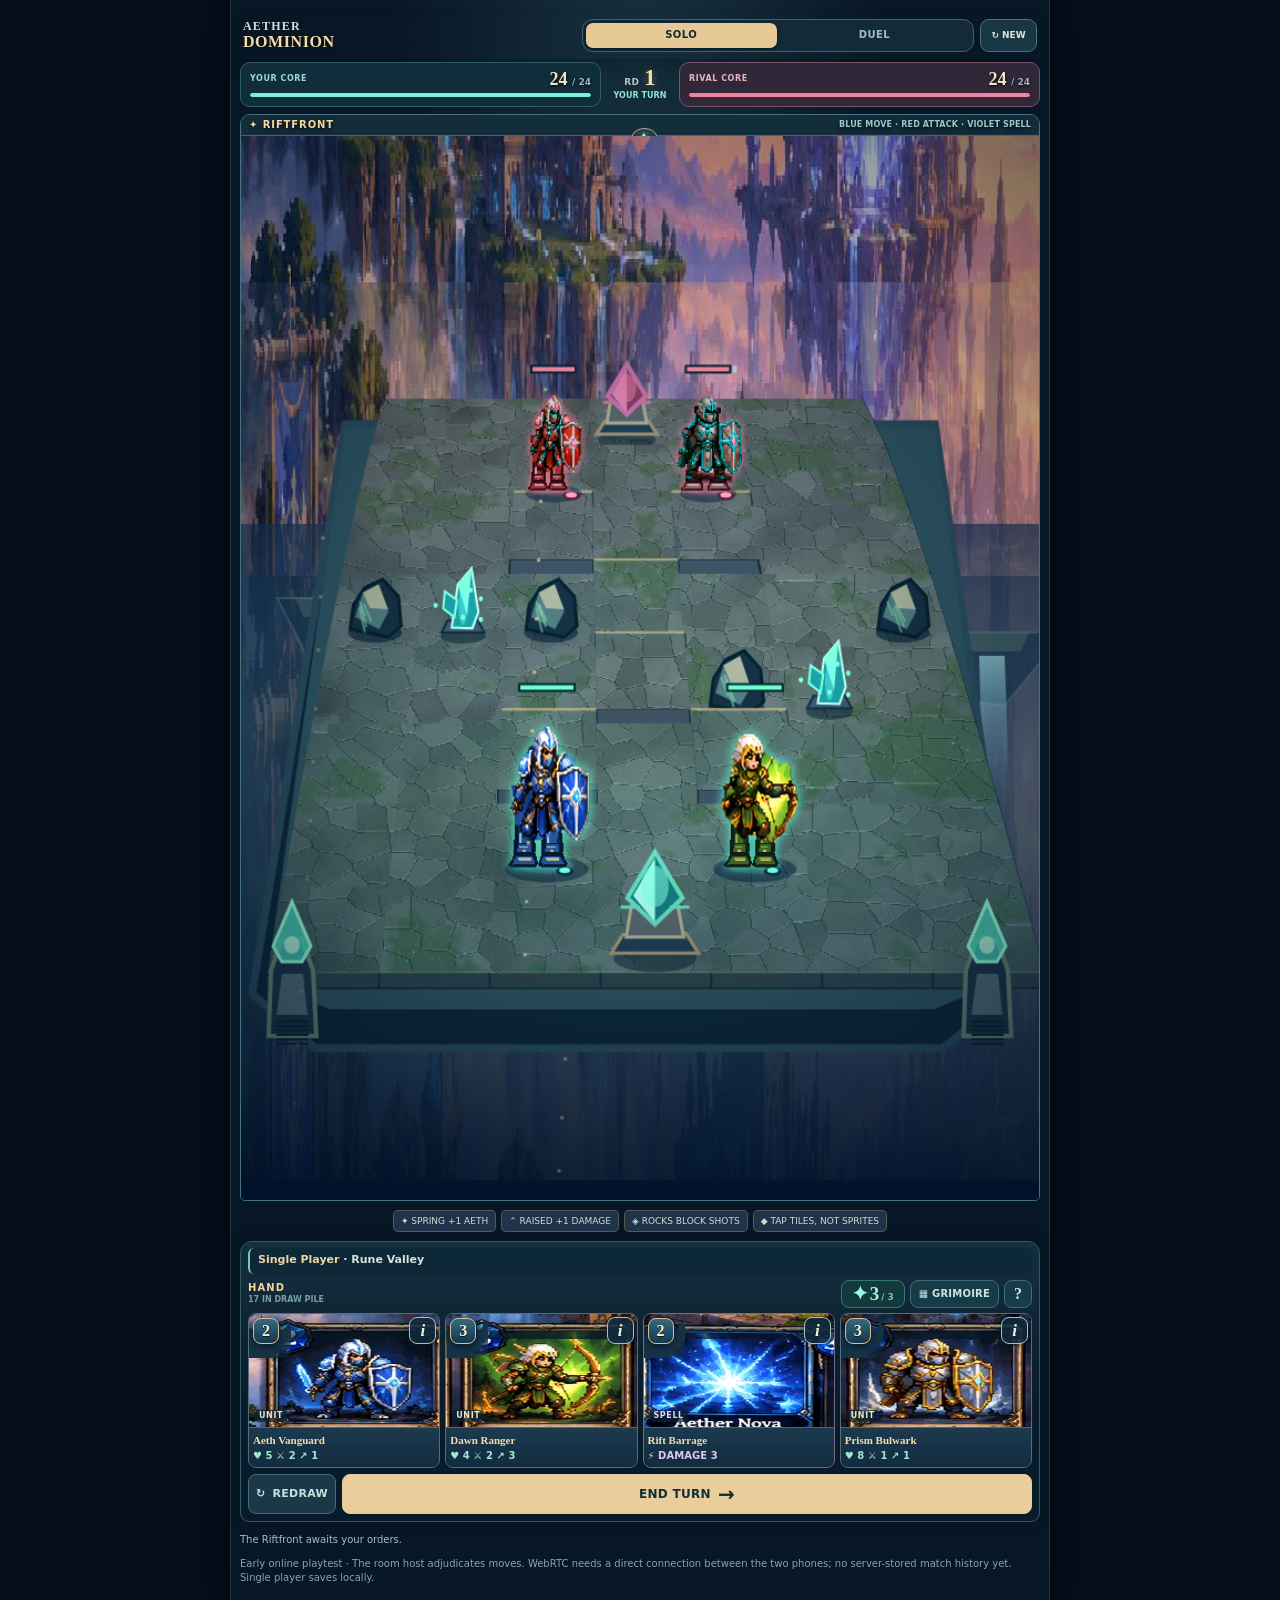
<file: v17.html>
<!doctype html>
<html lang="en"><head><meta charset="utf-8"><meta name="viewport" content="width=device-width,initial-scale=1,viewport-fit=cover">
<title>Aether Tactics: Dominion — Riftfront Duel</title>
<meta name="theme-color" content="#0c1b2d"><meta name="description" content="Richer detailed 32-bit-era pixel fantasy. A 55° tactical floating island in a luminous rift.">
<meta name="apple-mobile-web-app-capable" content="yes"><meta name="apple-mobile-web-app-title" content="Dominion">
<link rel="manifest" href="./manifest.webmanifest"><link rel="icon" href="./icon-192.png" sizes="192x192"><link rel="apple-touch-icon" href="./apple-touch-icon.png">
<link rel="stylesheet" href="./v04-style.css"><link rel="stylesheet" href="./v05-style.css"><link rel="stylesheet" href="./v06-style.css"><link rel="stylesheet" href="./v08-onescreen.css"><link rel="stylesheet" href="./v15-grimoire.css"><link rel="stylesheet" href="./v16-ui.css"><link rel="stylesheet" href="./v17-layout.css">
</head><body><main id="game">
<header class="battle-header"><div class="battle-brand"><h1 class="logo">AETHER <em>DOMINION</em></h1></div>
 <nav class="menu" aria-label="Game mode"><button id="mode-ai" class="modebtn active">SOLO</button><button id="mode-online" class="modebtn">DUEL</button></nav>
 <button id="reset" class="smallbtn" aria-label="Start a new match" title="New match">↻ <span>NEW</span></button></header>
<section class="lobby hidden" id="lobby"><button type="button" id="close-lobby" class="dismiss-room" aria-label="Close room setup">✕ CLOSE</button>
 <div class="lobby-title">✦ The Duel Chamber</div>
 <p>Battle another commander from anywhere. You host, your friend joins using the same room code. No login needed. Both players must keep the game open.</p>
 <div class="room-controls"><button class="primary" id="make-room">CREATE ROOM</button><input id="roomid" maxlength="8" autocomplete="off" spellcheck="false" placeholder="ROOM CODE" aria-label="Room code"><button class="outline" id="join-room">JOIN</button></div>
 <div id="roomstatus" class="room-status">Ready for a private two-player duel.</div><button class="outline hidden" id="invite" style="margin-top:8px">↗ SHARE INVITE LINK</button>
 <p style="margin-bottom:0">Experimental peer-to-peer connection uses public signaling relays. Some cellular networks may block it; if so, try Wi-Fi. Matches pause if either player disconnects.</p>
</section>
<section class="hud" aria-label="Match status"><div class="core"><div class="core-line"><label>YOUR CORE</label><div class="hpbig" id="selfhp">24 <small>/24</small></div></div><div class="meter"><i id="selfmeter"></i></div></div>
 <div class="mid"><div class="round-line"><small>RD</small><b id="round">1</b></div><span id="turnlabel">YOUR TURN</span></div>
 <div class="core enemy"><div class="core-line"><label>RIVAL CORE</label><div class="hpbig" id="rivalhp">24 <small>/24</small></div></div><div class="meter"><i id="rivalmeter"></i></div></div></section>
<section class="vista" aria-label="Riftfront battle arena"><div class="sky"><div class="moon"></div><div class="beam"></div><div class="mount back"></div><div class="mount"></div></div><div class="vista-top"><span>✦ RIFTFRONT</span><small>BLUE MOVE · RED ATTACK · VIOLET SPELL</small></div><div class="arena" id="vista-stage"><canvas id="battle-canvas" aria-label="Angled 32-bit-inspired pixel fantasy tactical battlefield" role="img"></canvas><div id="board" class="board" aria-label="Interactive tactical battlefield">Preparing commands...</div></div>
<div id="gameover" class="overlay hidden"><div class="modal"><div style="font-size:30px">✦</div><h2 id="resulttitle">BATTLE COMPLETE</h2><p id="resultdesc"></p><button id="again" class="primary">FIGHT AGAIN</button></div></div></section>
<div class="legend"><span>✦ SPRING +1 AETH</span><span>⌃ RAISED +1 DAMAGE</span><span>◈ ROCKS BLOCK SHOTS</span><span>◆ TAP TILES, NOT SPRITES</span></div>
<section class="command-dock" aria-label="Your cards and turn controls">
 <div class="hint" role="status" aria-live="polite"><div id="instruction"><b>Select a card or allied tile.</b></div><small id="tip">Summon and conquer.</small></div>
 <div class="handtop"><div class="hand-label"><strong>HAND</strong><small id="deckcount"></small></div>
  <div class="hand-tools"><div class="aeth" aria-label="Available Aeth">✦ <span id="aeth">3</span><small id="capacity"> / 3</small></div>
   <button type="button" id="card-guide" class="guide-open" aria-label="Open the Grimoire collection">▦ GRIMOIRE</button>
   <button type="button" id="rules" class="guide-help" aria-label="How to play" aria-haspopup="dialog">?</button></div>
 </div>
 <div id="hand" class="hand">Preparing cards...</div>
 <div class="actions"><button id="cycle" aria-label="Redraw selected card">↻ <span>REDRAW</span></button><button id="end" class="end">END TURN <span>→</span></button></div>
</section>
<section id="codex" class="codex hidden" role="dialog" aria-modal="true" aria-labelledby="codex-title">
  <div class="codex-panel">
    <div class="codex-header"><div><span class="codex-kicker">✧ COMMANDER'S REFERENCE</span><h2 id="codex-title">THE GRIMOIRE</h2></div><button id="codex-close" class="codex-close" type="button" aria-label="Close card information">✕</button></div>
    <div id="codex-library" class="codex-library">
      <div id="codex-tabs" class="codex-tabs" role="group" aria-label="Cards to browse">
        <button type="button" data-tab="hand" class="active">HAND <span id="codex-hand-count">4</span></button>
        <button type="button" data-tab="deck">COLLECTION <span id="codex-deck-count">21</span></button>
      </div>
      <div id="codex-filters" class="codex-filters" role="group" aria-label="Card type"><button type="button" data-filter="all" class="active">ALL</button><button type="button" data-filter="units">UNITS</button><button type="button" data-filter="spells">SPELLS</button></div>
      <p id="codex-intro" class="codex-intro"></p>
      <div id="codex-list" class="codex-list" aria-label="Available card descriptions"></div>
    </div>
    <div id="codex-detail" class="codex-detail hidden">
      <button id="codex-back" class="codex-back" type="button">← CARD LIST</button>
      <div id="codex-detail-body" class="codex-detail-body"></div>
    </div>
    <div class="codex-footer"><span class="codex-safe-icon">✓</span> CARD REFERENCE · NO ACTIONS SPENT</div>
  </div>
</section>

<div id="feed" class="feed">Riftfront Valley is waking.</div>
<div class="alert">Early online playtest · The room host adjudicates moves. WebRTC needs a direct connection between the two phones; no server-stored match history yet. Single player saves locally.</div>
<section id="rules-sheet" class="rules-sheet hidden" role="dialog" aria-modal="true" aria-labelledby="rules-title">
  <div class="rules-panel">
    <header class="rules-panel-head">
      <div><span class="rules-eyebrow">✦ FIELD MANUAL</span><h2 id="rules-title">How to Play</h2><p>Quick reference for your next command</p></div>
      <button id="rules-close" type="button" aria-label="Close game guide">✕</button>
    </header>
    <div class="rules-content">
      <div class="rules-section"><span class="rules-symbol blue">01</span><div><h3>Choose a card, then a tile</h3><p>Tap a card in your hand to summon a unit or prepare a spell. Choose a highlighted ground square—not the character artwork—to use it.</p></div></div>
      <div class="rules-section"><span class="rules-symbol teal">02</span><div><h3>Move and attack</h3><p>Select an allied tile. Each ready unit can move once and attack once per turn. Blue tiles are moves, red are attacks, and violet tiles are spells.</p></div></div>
      <div class="rules-section"><span class="rules-symbol gold">03</span><div><h3>Use terrain to your advantage</h3><p>Hold springs for bonus Aeth each turn. Striking downhill from raised ground adds 1 damage. Rocks block ranged attacks.</p></div></div>
      <div class="rules-section"><span class="rules-symbol rose">04</span><div><h3>Build your army</h3><p>Aeth grows across rounds, up to 10 base capacity. Mythic creatures require sacrifices; inspect any card with its <b>i</b> icon for exact details.</p></div></div>
      <div class="rules-section"><span class="rules-symbol blue">05</span><div><h3>Win the duel</h3><p>Reduce the opposing Core from 24 HP to zero. Online duels use an experimental direct connection between two players.</p></div></div>
    </div>
    <footer class="rules-panel-foot"><button id="rules-done" type="button">BACK TO BATTLE</button></footer>
  </div>
</section>
</main>
<script defer src="./v05-art.js"></script><script defer src="./v17-engine.js"></script><script defer src="./v14-scene.js"></script><script type="module" src="./v04-net.js"></script>
<script>if('serviceWorker' in navigator){addEventListener('load',()=>navigator.serviceWorker.register('./sw.js').catch(()=>{}))}</script>
</body></html>
</file>
<file: v04-style.css>
:root{color-scheme:dark}*{box-sizing:border-box}html,body{margin:0;min-height:100%;background:#060e1b;color:#ecf5eb;font-family:system-ui,-apple-system,Segoe UI,sans-serif}button,input{font:inherit}button{cursor:pointer;touch-action:manipulation}button:disabled{opacity:.42;cursor:default}#game{max-width:790px;min-height:100vh;margin:0 auto;background:radial-gradient(ellipse at 50% 5%,#203e4d,#0c1b2d 50%,#071120);padding:13px 11px 30px;overflow:hidden}header{display:flex;justify-content:space-between;align-items:center;gap:10px;border-bottom:1px solid #a4bd9a33;padding-bottom:12px}.eyebrow{font-size:9px;letter-spacing:2.5px;text-transform:uppercase;color:#8de8c8;font-weight:900}.logo{font:900 clamp(22px,5.9vw,38px)/.92 Georgia,serif;color:#ffefcf;margin:5px 0;text-shadow:0 3px 9px #000}.logo em{display:block;color:#e7bb7d;letter-spacing:2px;font-style:normal}.subtitle{letter-spacing:1.8px;text-transform:uppercase;font-size:9px;color:#88b4b2}.smallbtn{background:linear-gradient(#294956,#162b3c);border:1px solid #7b907e;color:#e2ddc6;padding:9px 11px;border-radius:8px;font-size:11px;font-weight:800}.menu{display:flex;gap:8px;margin:12px 0 10px}.modebtn{flex:1;text-transform:uppercase;letter-spacing:.75px;border-radius:9px;border:1px solid #475e67;color:#bbcfd1;background:#122838;padding:11px 8px;font-size:11px;font-weight:900}.modebtn.active{color:#152637;background:linear-gradient(#f8dfa6,#c6a56b);border-color:#ffe5ae}.lobby{margin:10px 0 13px;padding:13px;border:1px solid #8ea39088;background:linear-gradient(135deg,#253f49,#122737);border-radius:12px;box-shadow:inset 0 1px #d2ffe52a}.lobby-title{font:700 18px Georgia,serif;color:#f4dba8}.lobby p{font-size:11px;line-height:1.5;color:#b6ced0;margin:7px 0 10px}.room-controls{display:flex;gap:7px;flex-wrap:wrap}.room-controls input{width:102px;min-width:0;flex:1;border:1px solid #67928c;background:#0b2130;color:#f4efd7;letter-spacing:2px;text-transform:uppercase;padding:11px;border-radius:8px;font-size:14px;font-weight:900}.primary{background:linear-gradient(#f3d493,#c79758);color:#162a36;border:1px solid #ffebbb;border-radius:9px;padding:10px 13px;font-size:12px;font-weight:900}.outline{background:#16303c;color:#d4ebdc;border:1px solid #699589;border-radius:9px;padding:10px 12px;font-size:12px;font-weight:800}.room-status{font-size:11px;color:#a0dfd0;margin-top:9px;min-height:14px}.room-display{font:bold 23px Georgia,serif;letter-spacing:5px;color:#ffe0a9}.hidden{display:none!important}.hud{display:grid;grid-template-columns:1fr 74px 1fr;gap:7px;margin:10px 0}.core{border:1px solid #5aa69a;padding:10px;border-radius:10px;background:linear-gradient(120deg,#164e4d,#112935)}.core.enemy{background:linear-gradient(120deg,#482e48,#251f38);border-color:#97647a;text-align:right}.core label{display:block;color:#94f4d2;font-size:9px;font-weight:900;letter-spacing:1px;text-transform:uppercase}.core.enemy label{color:#f2adbd}.hpbig{font:800 25px Georgia,serif;margin:4px 0;color:#f7f0df}.hpbig small{font:11px system-ui;color:#91bdba}.meter{height:5px;background:#051e29;border-radius:7px;overflow:hidden}.meter i{display:block;background:#77f5d2;height:100%;width:100%}.core.enemy .meter i{background:#f183a0}.mid{text-align:center;display:grid;align-content:center}.mid small{color:#e8c582;font-size:9px;letter-spacing:1px;font-weight:800}.mid b{font:900 30px Georgia,serif}.mid span{font-size:9px;color:#aac6c3}.vista{border:2px solid #8d795b;position:relative;overflow:hidden;border-radius:14px;box-shadow:0 11px 25px #0009,inset 0 0 0 4px #111f2d;background:linear-gradient(#224b5a,#19374a 45%,#101c2b)}.sky{height:66px;position:absolute;left:0;right:0;top:0;overflow:hidden;pointer-events:none;background:linear-gradient(#142c4b,#315b69 74%,#23434b)}.moon{position:absolute;width:44px;height:44px;top:6px;right:12%;background:#d1e8c2;border-radius:50%;box-shadow:0 0 24px #9eeada88}.mount{position:absolute;bottom:-9px;height:45px;width:140%;left:-20%;background:#152d3e;clip-path:polygon(0 100%,0 76%,8% 71%,14% 31%,19% 63%,28% 16%,34% 64%,42% 48%,47% 7%,53% 62%,61% 30%,70% 60%,78% 20%,84% 55%,92% 34%,100% 80%,100% 100%)}.mount.back{bottom:-1px;opacity:.55;transform:scaleX(-1);background:#49757c}.beam{position:absolute;top:0;left:29%;width:23px;height:100px;background:linear-gradient(90deg,transparent,#7de5e51a,transparent);transform:rotate(18deg)}.vista-top{height:70px;position:relative;z-index:1;display:flex;justify-content:space-between;align-items:flex-start;padding:10px 12px;color:#f5e3ad;letter-spacing:1.3px;font-weight:800;font-size:10px;text-shadow:0 2px 5px #000}.vista-top small{font-size:9px;color:#a6dddb}.arena{position:relative;z-index:2;margin:0 6px 11px;border:3px solid #a38e65;background:repeating-linear-gradient(90deg,#223f4a 0px,#223f4a 8px,#1b3742 9px,#1b3742 17px);border-radius:9px;padding:7px 5px 9px;box-shadow:inset 0 3px #d8bc8a88,inset 0 0 12px #101828,0 5px #091521}.board{display:grid;grid-template-columns:repeat(7,minmax(0,1fr));gap:2px;position:relative}.tile{min-width:0;height:clamp(43px,11.5vw,69px);display:flex;align-items:center;justify-content:center;position:relative;padding:0;border:1px solid #486978;background:linear-gradient(155deg,#496d74,#315160 70%,#193b48);border-radius:3px;box-shadow:inset 0 2px #a0c3b14a,inset -2px -4px #0a2738,0 2px #0b2630;isolation:isolate;overflow:visible}.tile.dark{background:linear-gradient(155deg,#61556d,#48435c 70%,#302f47)}.tile.lit{background:linear-gradient(155deg,#397d7a,#2a625d 70%,#1b4346)}.tile.high{box-shadow:inset 0 3px #e6dab69e,inset 0 -7px #071d28,0 3px #050f18;border-top:3px solid #c4bda3}.tile.rock{background:linear-gradient(160deg,#4f6270,#2a3e50)}.tile.spring{background:radial-gradient(ellipse,#418d87,#245d66 85%);box-shadow:inset 0 0 20px #72f7d18f}.tile.showmove{outline:2px solid #9edcff;outline-offset:-3px;background:#346d85}.tile.showattack{outline:2px solid #ff99ae;outline-offset:-3px;background:#894c66}.tile.showdeploy{outline:2px solid #a1ffdb;outline-offset:-3px;box-shadow:inset 0 0 21px #88e8cd70}.tile.selected{outline:3px solid #ffe7a0;outline-offset:-3px;z-index:4}.tile.tribute{outline:3px solid #ff9680;outline-offset:-3px;z-index:3}.tile:active{filter:brightness(1.3)}.tile .unitimg{width:88%;height:112%;object-fit:contain;position:absolute;left:6%;bottom:4%;image-rendering:pixelated;filter:drop-shadow(0 4px 3px #0009);animation:floaty 2s ease-in-out infinite alternate}.tile .unitimg.boss{width:118%;left:-9%;height:146%;bottom:-1%;z-index:2}.tile .unitimg.foe{filter:hue-rotate(295deg) saturate(.9) drop-shadow(0 4px 3px #000b)}@keyframes floaty{from{transform:translateY(1px)}to{transform:translateY(-3px)}}.tile .hpstrip{position:absolute;bottom:1px;left:10%;right:10%;height:4px;background:#081823;border:1px solid #0d1f28;z-index:4}.tile .hpstrip i{display:block;height:100%;background:#77f5d5}.tile.enemyunit .hpstrip i{background:#fa91ad}.tile .num{position:absolute;right:1px;top:1px;background:#0d2738c9;color:#e9fff2;border:1px solid #a0b9af;border-radius:5px;font-size:9px;font-weight:900;padding:0 2px;z-index:4}.tile .dot{position:absolute;top:2px;left:3px;background:#d0ffd2;width:6px;height:6px;border-radius:50%;box-shadow:0 0 7px #bcffca;z-index:5}.tile .terrainimg{width:85%;height:89%;object-fit:contain;image-rendering:pixelated;filter:drop-shadow(0 3px 5px #0009)}.tile .rune{font:19px Georgia,serif;color:#c9e7d733}.tile .up{position:absolute;top:0;right:2px;font-size:12px;color:#f6dfac}.legend{display:flex;flex-wrap:wrap;gap:5px;margin:9px 0}.legend span{font-size:9px;color:#b9d1c8;border:1px solid #4f6b6a55;background:#18303e;border-radius:5px;padding:5px 7px}.hint{border-left:3px solid #efd29b;border-radius:5px;background:linear-gradient(110deg,#294655,#142c3b);padding:11px 10px;min-height:60px;color:#e6f5e8;line-height:1.5;font-size:12px}.hint b{color:#ffdea1}.hint small{display:block;color:#a9c9c7;font-size:10px;margin-top:4px}.handtop{display:flex;align-items:center;justify-content:space-between;margin:13px 0 8px}.handtop strong{letter-spacing:1.6px;font-size:11px;color:#f1d29c}.handtop strong small{color:#92b5bb;font-weight:500;letter-spacing:0}.aeth{font:900 24px Georgia,serif;color:#a2f9df}.aeth small{font:12px system-ui;color:#8cb9c2}.hand{display:flex;gap:9px;overflow-x:auto;scroll-snap-type:x mandatory;padding:3px 1px 12px;-webkit-overflow-scrolling:touch}.card{flex:0 0 clamp(137px,36%,181px);min-height:224px;scroll-snap-align:start;border:2px solid #a68f71;border-radius:9px;padding:5px;display:flex;flex-direction:column;text-align:left;color:#f9eed6;background:linear-gradient(140deg,#3e5962,#172e3c 67%);box-shadow:0 4px 12px #0009,inset 0 0 0 2px #0d2730}.card.spell{background:linear-gradient(140deg,#574764,#252c49);border-color:#a78eaf}.card.boss{background:linear-gradient(140deg,#755b48,#393347);border-color:#f2c984}.card.picked{border-color:#b8ffe0;box-shadow:0 0 0 2px #56ffce55,0 8px 18px #0009}.card.cant{opacity:.48}.cardtop{display:flex;align-items:center;justify-content:space-between;gap:4px;font-size:8px;text-transform:uppercase;color:#dfdac9;letter-spacing:.8px}.cost{display:grid;place-items:center;min-width:26px;height:26px;border:2px solid #d5fff0;border-radius:50%;background:#68bcb7;color:#0c2735;font:900 16px Georgia,serif}.portrait{width:100%;height:103px;background:radial-gradient(ellipse,#608d87,#1b3444 75%);border:1px solid #c1cbb09c;margin:5px 0;position:relative;overflow:hidden}.card.spell .portrait{background:radial-gradient(ellipse,#786b9f,#292a4b 80%)}.portrait img{width:98px;height:118px;image-rendering:pixelated;position:absolute;left:50%;top:0;transform:translateX(-50%);filter:drop-shadow(0 3px 5px #0009)}.cardname{font:800 14px Georgia,serif;line-height:1.1;min-height:31px}.carddesc{font-size:10px;color:#c9d7d0;line-height:1.3;margin:5px 0;flex:1}.cardstats{border-top:1px solid #b6d9c366;color:#a6f7df;font-weight:800;font-size:10px;padding:6px 0 2px}.actions{display:flex;gap:7px;margin-top:2px}.actions button{border-radius:9px;border:1px solid #64837f;background:#1b3544;color:#dfefdb;padding:12px 10px;font-size:11px;font-weight:900}.actions .end{flex:1;color:#102738;background:linear-gradient(#f5dea8,#ceaa6b);border-color:#ffe7ae}.feed{font-size:10px;color:#8caeb5;margin-top:10px;line-height:1.5}.overlay{position:absolute;inset:0;z-index:8;display:flex;align-items:center;justify-content:center;background:#091524e0;padding:20px}.overlay .modal{padding:20px;border:1px solid #e8c992;background:linear-gradient(#274854,#162938);text-align:center;border-radius:13px;max-width:350px}.modal h2{font:900 26px Georgia,serif;color:#f4d89f}.alert{font-size:10px;line-height:1.45;color:#96b8bf;margin-top:10px}@media(max-width:365px){#game{padding:9px 6px 16px}.tile{height:40px}.card{flex-basis:127px;min-height:214px}.portrait{height:90px}.portrait img{width:90px;height:104px}}
</file>
<file: v05-style.css>
/* Riftfront Citadel — visual overhaul v0.5 */
#game{max-width:820px;background:
radial-gradient(ellipse 80% 19% at 50% 0%,#355b70 0%,transparent 80%),
linear-gradient(#091b2e,#0b1828 42%,#0a1222);padding:15px 9px 32px}
#game header{border-bottom:1px solid #a8c9b34d;box-shadow:0 8px 16px #0003;padding:5px 5px 15px}
#game .logo{font-size:clamp(23px,5.8vw,39px);filter:drop-shadow(0 2px 3px #071021)}
#game .logo em{text-shadow:0 0 12px #d2a36f33}
#game .eyebrow{color:#8ce5d4}
#game .subtitle{color:#9fb1b3}
#game .vista{background:#09182a;border:3px solid #b3a07c;border-radius:13px;
box-shadow:inset 0 0 0 3px #223847,0 9px 32px #000a,0 0 27px #68c6b322;overflow:hidden}
#game .vista .sky{display:none}
#game .vista-top{height:37px;align-items:center;display:flex;padding:0 11px;
background:linear-gradient(90deg,#203746,#34555d,#203746);
border-bottom:2px solid #b4a57caa;position:relative;z-index:2;font-size:10px;color:#f2d4a3}
#game .vista-top small{font-size:9px;color:#b6ddd3}
#game .arena{border:0;border-radius:0;background:transparent;box-shadow:none;
margin:0;padding:0;width:100%;position:relative;overflow:hidden}
#battle-canvas{display:block;width:100%;height:auto;aspect-ratio:3 / 4;image-rendering:pixelated;
touch-action:none;user-select:none;-webkit-user-select:none;cursor:crosshair;background:#102941}
#game #board{display:none!important}
#game .core{background:linear-gradient(#1f5156,#152d3e);box-shadow:inset 0 1px #a1fff030}
#game .core.enemy{background:linear-gradient(#4b344e,#272338)}
#game .menu button{box-shadow:inset 0 1px #ffffff22}
#game .card{background:linear-gradient(150deg,#466d77,#263b4c 30%,#152736);
border:2px solid #c6af86;box-shadow:inset 0 0 0 2px #10283e,0 5px 16px #000b;
border-radius:11px}
#game .card.boss{background:linear-gradient(#6f5e54,#293447 58%,#1c2538)}
#game .card.spell{background:linear-gradient(#625876,#2b3151 54%,#1b2337)}
#game .card.picked{box-shadow:0 0 0 2px #90ffe1,0 0 18px #69e7c770;transform:translateY(-3px)}
#game .portrait{height:132px;border:2px solid #baac85;background:
radial-gradient(ellipse at 50% 60%,#91c6ad6b,transparent 61%),
linear-gradient(155deg,#223950,#497b7a 70%,#203948)}
#game .portrait:after{content:"";position:absolute;inset:0;pointer-events:none;
background:linear-gradient(115deg,transparent 27%,#ffffff12 33%,transparent 37%),linear-gradient(to top,#101e395c,transparent 60%)}
#game .card.spell .portrait{background:radial-gradient(ellipse at 55% 45%,#9f91ba88,transparent 60%),linear-gradient(#383454,#181f3a)}
#game .portrait img{width:124px;height:154px;top:-13px;max-width:none;image-rendering:pixelated;
filter:drop-shadow(0 6px 3px #071222a0)}
#game .cardname{font:800 15px Georgia,serif;color:#ffedc5}
#game .cardstats{color:#96f6dc}
#game .hint{border-left:4px solid #e1c38b;background:linear-gradient(110deg,#315665,#1a3044);
box-shadow:inset 0 1px #b6f5d322}
#game .feed{color:#9cc2c7}
#game .alert{color:#89a5ac}
@media(min-width:640px){#game .portrait{height:154px}#game .portrait img{width:152px;height:192px;top:-14px}}
@media(max-width:365px){#game{padding:9px 5px 20px}#game .vista-top{height:34px;font-size:9px}#game .vista-top small{font-size:8px}
#game .portrait{height:117px}#game .portrait img{width:112px;height:142px}
#game .card{flex-basis:133px}}

/* Pixel-art portrait display safeguards and atmospheric miniature environment */
#game .portrait{isolation:isolate;overflow:hidden}
#game .portrait::before{content:"";position:absolute;z-index:0;inset:0;
background:
linear-gradient(135deg,transparent 40%,#98bbaf39 40.5%,#98bbaf39 41.5%,transparent 42%),
linear-gradient(165deg,transparent 53%,#081e335c 54%,transparent 55%),
linear-gradient(to top,#071a2acf 0%,transparent 51%);
clip-path:polygon(0 100%,0 32%,11% 35%,15% 11%,20% 33%,27% 29%,30% 0,35% 29%,66% 31%,70% 18%,76% 37%,87% 31%,96% 12%,100% 36%,100% 100%)}
#game .portrait img{display:block!important;position:absolute!important;z-index:2!important;
object-fit:contain!important;opacity:1!important;visibility:visible!important;
image-rendering:pixelated!important;pointer-events:none!important}
#game .portrait:after{z-index:3}
#game .card.boss .portrait{box-shadow:inset 0 0 17px #eabf6c55}
#game .card.spell .portrait{box-shadow:inset 0 0 18px #bb9bff55}
</file>
<file: v06-style.css>
/* Aether Tactics: Dominion v0.6 — illustrated game-art UI */
#game{background:
radial-gradient(ellipse at 50% -10%,#3b6d7a50,transparent 43%),#081725;
border-left:1px solid #547e8052;border-right:1px solid #547e8052;
box-shadow:0 0 42px #0008}
#game .logo{font-family:Georgia,serif;color:#ffefd0;letter-spacing:-.45px;
text-shadow:0 2px 0 #553e38,0 0 14px #ebbd704f}
#game .logo em{color:#eacc8c;text-shadow:0 2px 1px #46372e,0 0 16px #ffd58f55}
#game .vista{border:4px double #efc993;border-radius:13px;
box-shadow:0 0 0 2px #31455f,0 9px 28px #000e,0 0 17px #e2b36c30;
background:#182a44}
#game .vista-top{background:linear-gradient(90deg,#18283c,#355365 48%,#18283c);
border-bottom:2px solid #c5a87b;box-shadow:0 3px 8px #0008;color:#ffe7b8;font-weight:900}
#game .vista-top:after{content:"✦";position:absolute;left:49%;bottom:-11px;color:#8af9ed;
text-shadow:0 0 9px #7ae8dd;font-size:14px;background:#1d3646;border:1px solid #cbad83;border-radius:50%;padding:0 5px}
#game .hud .core{border:2px solid #bda378;background:linear-gradient(130deg,#284e62,#11293e);
box-shadow:inset 0 0 0 1px #f4dfae52,inset 0 -15px 28px #020b1855,0 4px 12px #0007}
#game .hud .core.enemy{background:linear-gradient(135deg,#683943,#2a283f);
border-color:#bd8b7d}
#game .hud .core label{color:#fee5b0}
#game .hud .core .hpbig{color:#fff1db;text-shadow:0 1px 3px #000}
#game .core .meter{border:1px solid #0c2231;height:7px}
#game .mid{color:#f9e3c1}
#game .mid b{text-shadow:0 0 9px #ffc7795a}
#game #battle-canvas{image-rendering:auto;
border:0;background:#14283b;
filter:saturate(1.15) contrast(1.06);
cursor:crosshair}
#game .legend{justify-content:center}
#game .legend span{border-color:#b19c715e;color:#ccddcf;background:#1f3349}
#game .hint{background:linear-gradient(110deg,#3a5360,#192f48);border-color:#f1cd90}
#game .card{border:3px solid #b89a68;border-radius:9px;
background:linear-gradient(#ad9870 0,#324e5c 7%,#142d42 80%,#101e34 100%);
box-shadow:inset 0 0 0 2px #dfc08a82,inset 0 0 0 4px #1e3046,0 7px 16px #0009}
#game .card.boss{border-color:#f0c078;background:linear-gradient(#826d54,#35324f 35%,#1e2e46)}
#game .card.spell{border-color:#c39db7;background:linear-gradient(#78627b,#332c4e 40%,#1d2b42)}
#game .card.picked{border-color:#d6f9d8;outline:2px solid #7be2d6;outline-offset:1px}
#game .portrait{height:clamp(119px,28vw,158px);margin:5px 0 8px;
border:2px solid #c5a772;outline:1px solid #172638;
background:linear-gradient(#31586b,#1b3450);overflow:hidden}
#game .portrait::before{content:none}
#game .portrait:after{background:linear-gradient(to top,#061928cc,transparent 43%);
pointer-events:none;z-index:3}
#game .illustrated-portrait{display:block;position:absolute;inset:0;
background-image:url('./art/cards.png');
background-repeat:no-repeat;background-size:700% 110%;
background-position:var(--art-pos,0%) top;image-rendering:auto;
filter:saturate(1.15) contrast(1.06)}
#game .portrait img{max-width:100%;max-height:100%;object-fit:contain}
#game .cardname{font:800 15px/1.12 Georgia,serif;color:#fff0d2;text-shadow:0 1px 2px #000;
min-height:33px}
#game .carddesc{color:#d1dacf}
#game .cardstats{border-top:1px solid #c2a46a8c;color:#b0ffe2}
#game .cost{background:radial-gradient(#8fcce5,#3a779f);
border:2px solid #f5db9f;box-shadow:0 1px 7px #001d31;color:#fff;
text-shadow:0 2px #1a416b}
#game .actions .end{background:linear-gradient(#f6e2b5,#b99456);border:2px solid #f1d5a0}
#game .actions button{box-shadow:inset 0 1px #ffffef33,0 3px 10px #0007}
#game .lobby{border:2px solid #c6aa76;background:linear-gradient(#264453,#152a3f)}
#game .lobby-title{color:#ffe3aa}
#game .hand{padding-top:8px}
#game .modebtn.active{background:linear-gradient(#ffe5b8,#bc9763)}
@media(max-width:450px){
#game{padding:8px 5px 18px}
#game .card{flex:0 0 138px;min-height:238px}
#game .portrait{height:122px}
#game .cardname{font-size:13px}
#game .carddesc{font-size:10px}
#game .vista-top{height:31px;font-size:9px}
#game .vista-top small{font-size:8px}
}
</file>
<file: v08-onescreen.css>
/* DOMINION v0.8 — ONE-SCREEN MOBILE BATTLE LAYOUT
   Preserve full-resolution gameplay canvas; only the viewport is fitted. */
@media (max-width:720px), (max-height:540px) {
 html,body{margin:0!important;width:100%;height:100%;height:100dvh;overflow:hidden!important;overscroll-behavior:none}
 body{position:fixed;inset:0;width:100%;height:100dvh;-webkit-text-size-adjust:100%}
 #game{
  width:100%;max-width:100%;height:100vh;height:100dvh;max-height:100dvh;
  min-height:0;overflow:hidden!important;position:relative;
  display:flex;flex-direction:column;gap:0;
  padding:calc(5px + env(safe-area-inset-top,0px)) 5px calc(4px + env(safe-area-inset-bottom,0px))!important;
  border-radius:0!important;box-sizing:border-box;
 }
 #game header{flex:0 0 auto;min-height:36px;max-height:43px;overflow:hidden;
  padding:0 3px 3px!important;margin:0!important;align-items:center;gap:4px}
 #game header .eyebrow,#game header .subtitle{display:none!important}
 #game header .logo{font:900 clamp(16px,4.5vw,21px)/.89 Georgia,serif!important;
  margin:0!important;letter-spacing:.2px!important}
 #game header .logo em{font-size:.68em;letter-spacing:2px;margin-top:2px}
 #game .smallbtn{flex:0 0 auto;padding:6px 7px;font-size:9px;border-radius:6px}
 #game .menu{flex:0 0 auto;min-height:31px;max-height:36px;margin:3px 0!important;gap:5px}
 #game .modebtn{padding:5px 3px!important;font-size:10px;border-radius:6px;letter-spacing:.3px}
 #game .hud{flex:0 0 auto;min-height:47px;max-height:56px;grid-template-columns:minmax(0,1fr) 58px minmax(0,1fr);
  gap:5px;margin:2px 0 4px!important;align-items:stretch}
 #game .hud .core{padding:4px 6px!important;border-radius:6px}
 #game .hud .core label{font-size:8px;line-height:1.1;letter-spacing:.25px;white-space:nowrap}
 #game .hud .hpbig{font-size:18px;line-height:1.0;margin:2px 0 4px!important}
 #game .hud .hpbig small{font-size:9px}
 #game .hud .meter{height:5px}
 #game .hud .mid small{font-size:8px}
 #game .hud .mid b{font-size:23px;line-height:.92}
 #game .hud .mid span{font-size:8px}
 #game .vista{flex:1 1 0;min-height:100px;max-height:none;
  display:flex;flex-direction:column;margin:0!important;
  border-width:2px;border-radius:7px;overflow:hidden}
 #game .vista-top{flex:0 0 23px!important;min-height:23px!important;height:23px!important;
  padding:0 6px!important;line-height:1.1;gap:3px}
 #game .vista-top span{font-size:9px;white-space:nowrap}
 #game .vista-top small{font-size:8px;letter-spacing:0;white-space:nowrap;overflow:hidden;text-overflow:ellipsis}
 #game .vista-top:after{display:none}
 #game .arena{flex:1 1 0;min-height:0;height:auto!important;max-height:none!important;
  display:flex;justify-content:center;align-items:center;position:relative;overflow:hidden!important;
  background:radial-gradient(#283e57,#111f32)}
 #game #battle-canvas{
  display:block!important;position:relative;flex:0 0 100%;
  width:100%!important;height:100%!important;
  aspect-ratio:auto!important;object-fit:cover;
  image-rendering:auto;touch-action:none;min-height:0;
 }
 #game .overlay{inset:23px 0 0;overflow:hidden;padding:9px}
 #game .overlay .modal{max-height:100%;padding:14px}
 #game .overlay .modal h2{font-size:22px;margin:9px 0}
 #game .legend{display:none!important}
 #game .hint{flex:0 0 29px;min-height:29px!important;max-height:29px;
  padding:6px 8px!important;margin:4px 0 1px!important;
  border-left-width:3px;border-radius:5px;overflow:hidden;line-height:1.35;font-size:11px}
 #game .hint #instruction{display:block;white-space:nowrap;overflow:hidden;text-overflow:ellipsis}
 #game .hint #tip{display:none!important}
 #game .handtop{flex:0 0 23px;min-height:23px;height:23px;margin:0!important;padding:0 2px;gap:4px}
 #game .handtop strong{font-size:10px;letter-spacing:.8px;white-space:nowrap}
 #game .handtop strong small{font-size:8px;letter-spacing:0}
 #game .handtop .aeth{font-size:21px;line-height:1}
 #game .handtop .aeth small{font-size:10px}
 #game .hand{flex:0 0 clamp(122px,18dvh,162px);min-height:0!important;max-height:162px;
  width:100%;display:grid!important;grid-template-columns:repeat(4,minmax(0,1fr));grid-template-rows:minmax(0,1fr);
  gap:3px;padding:0 0 3px!important;margin:0!important;
  overflow:hidden!important;scroll-snap-type:none!important;-webkit-overflow-scrolling:auto}
 #game .hand .card{
  box-sizing:border-box;flex:none!important;width:100%;height:100%;min-width:0;min-height:0!important;
  margin:0!important;padding:2px!important;border-width:2px;border-radius:5px;
  display:flex;flex-direction:column;overflow:hidden;scroll-snap-align:none!important;
  box-shadow:inset 0 0 0 1px #dfc08a82,0 2px 4px #0009;
 }
 #game .hand .card.picked{transform:none!important;outline-width:2px;outline-offset:-2px}
 #game .cardtop{flex:0 0 18px;max-height:18px;align-items:center;gap:1px;letter-spacing:0;font-size:7px}
 #game .cardtop span:last-child{max-width:calc(100% - 23px);overflow:hidden;text-overflow:ellipsis;white-space:nowrap}
 #game .cost{min-width:18px!important;width:18px;height:18px;font-size:11px;border-width:1.5px}
 #game .portrait{flex:1 1 0;min-height:28px!important;max-height:none!important;height:auto!important;
  margin:2px 0!important;border-width:1px;outline:0}
 #game .illustrated-portrait{inset:0}
 #game .cardname{flex:0 0 auto;font:800 clamp(9px,2.35vw,11px)/1.12 Georgia,serif!important;
  min-height:0!important;max-height:24px;
  display:-webkit-box;-webkit-box-orient:vertical;-webkit-line-clamp:2;
  overflow:hidden;word-break:normal}
 #game .carddesc{display:none!important}
 #game .cardstats{flex:0 0 auto;font-size:9px;line-height:1.2;
  padding:3px 0 0!important;white-space:nowrap;overflow:hidden}
 #game .actions{flex:0 0 39px;max-height:39px;min-height:39px;margin:3px 0 0!important;
  display:flex;gap:4px}
 #game .actions button{min-width:0;padding:7px 4px;font-size:10px;border-radius:6px}
 #game .actions #cycle{flex:0 0 25%}
 #game .actions #end{flex:1 1 auto}
 #game .actions #rules{flex:0 0 20%}
 #game .feed,#game .alert{display:none!important}
 #game #board{display:none!important}
 /* Room setup is a dismissible overlay, never pushes the arena below the fold. */
 #game .lobby{
  position:absolute;z-index:30;
  top:calc(46px + env(safe-area-inset-top,0px));left:9px;right:9px;
  bottom:calc(48px + env(safe-area-inset-bottom,0px));
  width:auto;margin:0!important;max-height:none;overflow:hidden;
  display:flex;flex-direction:column;justify-content:center;gap:5px;padding:12px!important;
  border-radius:12px;box-shadow:0 0 0 999px #06131ebd,0 8px 25px #000c;
 }
 #game .lobby .lobby-title{font-size:18px}
 #game .lobby p{font-size:11px;margin:5px 0!important;line-height:1.35}
 #game .lobby p:last-child{display:none!important}
 #game .lobby .room-controls{gap:5px}
 #game .lobby .room-controls button{padding:8px 9px;font-size:11px}
 #game .lobby input{font-size:16px;min-width:65px;padding:7px 6px}
 #game .lobby .room-status{line-height:1.35;font-size:11px;overflow:hidden;max-height:4.8em}
 #game .lobby .dismiss-room{align-self:flex-end;background:#21374c;color:#f5dba8;
  border:1px solid #d0b683;border-radius:6px;padding:6px 12px;font-size:11px;font-weight:800}
}
@media (max-width:720px) and (max-height:720px), (orientation:landscape) and (max-height:540px) {
 #game header{max-height:30px;min-height:28px}
 #game header .logo{font-size:16px!important}
 #game .menu{max-height:27px;min-height:27px}
 #game .hud{max-height:42px;min-height:42px}
 #game .hud .hpbig{font-size:16px}
 #game .hand{flex-basis:112px;max-height:112px}
 #game .actions{flex-basis:34px;min-height:34px;max-height:34px}
 #game .hint{flex-basis:23px;min-height:23px!important;max-height:23px;padding:3px 7px!important}
 #game .handtop{flex-basis:19px;min-height:19px;height:19px}
 #game .vista-top{flex-basis:20px!important;min-height:20px!important;height:20px!important}
}
@media (orientation:landscape) and (max-height:540px){
 #game{padding-top:2px!important;padding-bottom:2px!important}
 #game #battle-canvas{object-fit:contain;background:#16263c}
 #game .hand{flex-basis:75px;max-height:75px}
 #game .cardtop{flex-basis:13px;max-height:13px}
 #game .cost{min-width:13px!important;width:13px;height:13px;font-size:9px}
 #game .cardname{font-size:9px!important;-webkit-line-clamp:1}
 #game .cardstats{font-size:8px;padding-top:1px!important}
 #game .hint{display:none}
}

/* Keep the selected-card instruction readable without scrolling or shrinking art. */
@media (max-width:720px) and (min-height:721px) {
 #game .hint{flex-basis:35px;min-height:35px!important;max-height:35px;padding:3px 8px!important}
 #game .hint #instruction{line-height:1.15}
 #game .hint #tip{display:block!important;max-width:100%;white-space:nowrap;text-overflow:ellipsis;overflow:hidden;
 font-size:9px;line-height:1.1;margin-top:1px;color:#bfe9dc}
}
</file>
<file: v15-grimoire.css>
/* AETHER TACTICS v1.5 · compact hand + informative Grimoire
   The actual game never gains document scrolling. The Grimoire is a contained overlay. */
#game .hand .card-wrap{position:relative;flex:0 0 clamp(137px,36%,181px);width:clamp(137px,36%,181px);min-width:0;min-height:0;box-sizing:border-box;scroll-snap-align:start}
#game .hand .card-wrap .card{width:100%;height:100%;min-width:0;box-sizing:border-box;flex:none!important}
#game .hand .card-info{
 position:absolute;z-index:4;top:33px;right:7px;
 display:grid;place-items:center;min-width:29px;min-height:29px;
 color:#fff5d3;background:#142c45eb;border:1.5px solid #e7c989;
 border-radius:50%;box-shadow:0 2px 8px #031521bb,0 0 0 1px #10243d;
 font:900 17px/1 Georgia,serif;cursor:pointer;
 -webkit-tap-highlight-color:transparent;touch-action:manipulation
}
#game .hand .card-info:active{transform:scale(.92);background:#3c6b75}
#game .handtop{display:flex;justify-content:space-between;gap:5px}
#game .handtop strong{flex:1 1 auto;min-width:0}
#game .guide-open{
 display:inline-flex;align-items:center;justify-content:center;
 flex:0 0 auto;min-width:70px;min-height:26px;padding:3px 9px;
 border:1px solid #b4d8cc;border-radius:7px;
 background:linear-gradient(#315768,#182d45);
 color:#e7fdf0;font:800 10px/1 system-ui,sans-serif;
 letter-spacing:.3px;box-shadow:inset 0 1px #ffffff1b;
 -webkit-tap-highlight-color:transparent;touch-action:manipulation
}
#game .guide-open:active{background:#56868a}
#game .codex{position:absolute;z-index:80;inset:0;background:#04101bc9;
 display:flex;justify-content:center;align-items:center;padding:calc(10px + env(safe-area-inset-top,0px)) 10px calc(10px + env(safe-area-inset-bottom,0px));
 backdrop-filter:blur(5px);-webkit-backdrop-filter:blur(5px)}
#game .codex.hidden,#game .codex .hidden{display:none!important}
#game .codex-panel{box-sizing:border-box;width:min(100%,530px);height:min(650px,100%);
 max-height:100%;display:flex;flex-direction:column;overflow:hidden;
 border:2px solid #dec18c;border-radius:13px;
 background:linear-gradient(170deg,#284658 0%,#162e45 39%,#0c2035 100%);
 color:#eee9dd;box-shadow:0 18px 45px #000d,inset 0 0 0 2px #1a3444}
#game .codex-header{display:flex;align-items:center;justify-content:space-between;
 padding:13px 15px 10px;border-bottom:1px solid #d6b78371;gap:12px;flex:0 0 auto}
#game .codex-kicker{font:800 9px system-ui,sans-serif;letter-spacing:1.6px;color:#94e3d5}
#game #codex-title{font:800 clamp(17px,4.5vw,24px) Georgia,serif;line-height:1.05;
 color:#ffe2ac;margin:3px 0 0!important;max-height:2.2em;overflow:hidden}
#game .codex-close{background:#3d5361;border:1px solid #dec18c;border-radius:8px;
 width:37px;height:37px;flex:0 0 37px;color:#fff2d3;font-size:20px;cursor:pointer}
#game .codex-library,#game .codex-detail{flex:1 1 0;min-height:0;display:flex;flex-direction:column;overflow:hidden}
#game .codex-tabs{display:grid;grid-template-columns:1fr 1fr;gap:6px;padding:12px 13px 7px;flex:0 0 auto}
#game .codex-tabs button{border:1px solid #67878e;background:#112b40;color:#b5d6d4;
 padding:9px 7px;border-radius:7px;font:800 11px system-ui,sans-serif}
#game .codex-tabs button.active{background:#bfa36f;color:#182b3b;border-color:#ffdf9a}
#game .codex-intro{font:11px/1.35 system-ui,sans-serif;color:#c4d7d4;margin:1px 13px 9px!important}
#game .codex-list{flex:1 1 0;overflow-y:auto;overscroll-behavior:contain;min-height:0;
 padding:0 12px 12px;display:flex;flex-direction:column;gap:7px;-webkit-overflow-scrolling:touch}
#game .codex-entry{min-height:71px;display:flex;align-items:center;gap:10px;width:100%;
 padding:5px 8px;text-align:left;background:linear-gradient(90deg,#315268,#1a3349);
 border:1px solid #c3aa7d7f;border-radius:8px;color:#f6efe1;cursor:pointer}
#game .codex-entry:active{background:#466a75}
#game .codex-entry-image{display:block;position:relative;width:54px;height:59px;
 flex:0 0 54px;border:1px solid #bfad82;overflow:hidden;border-radius:5px;
 background:radial-gradient(#58837e,#143247)}
#game .codex-entry-image .illustrated-portrait{position:absolute;inset:0;background-size:700% 120%}
#game .codex-entry-image img{width:100%;height:100%;object-fit:contain}
#game .codex-entry-main{display:flex;flex-direction:column;gap:3px;min-width:0;flex:1}
#game .codex-entry-main strong{font:800 14px/1.05 Georgia,serif;color:#ffe4ad}
#game .codex-entry-main small{font:700 9px system-ui;color:#8fefdd;letter-spacing:.25px}
#game .codex-entry-main>span{font:11px/1.22 system-ui;color:#d6dfd8;display:-webkit-box;-webkit-line-clamp:2;-webkit-box-orient:vertical;overflow:hidden}
#game .codex-quantity{font:800 12px system-ui;color:#e9d8aa;white-space:nowrap}
#game .codex-back{align-self:flex-start;flex:0 0 auto;margin:10px 13px 0;padding:7px 12px;
 background:#1d4053;border:1px solid #91beb3;border-radius:6px;color:#f7e9c7;
 font:800 11px system-ui}
#game .codex-detail-body{overflow-y:auto;overscroll-behavior:contain;-webkit-overflow-scrolling:touch;
 flex:1;min-height:0;padding:12px 15px 15px}
#game .codex-hero{display:grid;grid-template-columns:minmax(90px,34%) 1fr;gap:12px;align-items:center}
#game .codex-illustration{position:relative;width:100%;aspect-ratio:5/6;overflow:hidden;
 border:2px solid #c3a778;border-radius:8px;background:radial-gradient(#507c82,#13263e 73%)}
#game .codex-illustration .illustrated-portrait{position:absolute;inset:0;
 background-size:700% 110%}
#game .codex-illustration img{display:block;width:100%;height:100%;object-fit:contain}
#game .codex-type{color:#8ee3d6;font:800 10px/1.3 system-ui;letter-spacing:.8px}
#game .codex-hero-copy h2{font:800 clamp(19px,5vw,26px)/1.08 Georgia,serif;
 margin:6px 0 8px!important;color:#ffe6b2}
#game .codex-hero-copy p{font:12px/1.42 system-ui;color:#d5e2db;margin:0!important}
#game .codex-stats{display:flex;gap:6px;flex-wrap:wrap;margin:14px 0 10px}
#game .codex-stat{padding:7px 9px;border-radius:6px;background:#274a57;
 border:1px solid #9eae9870;font:800 11px/1.1 system-ui;color:#effbe9}
#game .codex-stat b{color:#ffdc9c}
#game .codex-detail-body h3{font:900 10px system-ui;letter-spacing:1px;color:#d9c08a;margin:16px 0 5px!important}
#game .codex-detail-body>p{font:13px/1.43 system-ui;color:#e0e9e0;margin:0!important}
#game .codex-detail-body .codex-ownership{margin-top:18px!important;
 padding:8px 0;border-top:1px solid #99bcb75a;font-size:11px;color:#a9d4d0}
#game .codex-footer{flex:0 0 auto;border-top:1px solid #bba36b64;
 padding:9px 13px;color:#b6d3cf;background:#13273a;font:10px/1.35 system-ui}
@media(max-width:720px),(max-height:540px){
 #game .hand .card-wrap{flex:none!important;width:100%!important;height:100%!important;
  min-height:0!important;min-width:0!important;overflow:visible}
 #game .hand .card-wrap .card{height:100%!important;width:100%!important;margin:0!important}
 #game .hand .card-info{min-width:23px;min-height:23px;top:22px;right:4px;
  font-size:13px;border-width:1.4px}
 #game .guide-open{min-width:62px;min-height:21px;padding:2px 5px;font-size:9px}
 #game .handtop{align-items:center;gap:4px}
 #game .handtop strong small{display:none}
 #game .codex-panel{height:min(610px,96%);max-height:100%}
}
@media(max-height:620px){
 #game .codex-panel{height:100%}
 #game .codex-entry{min-height:55px}
 #game .codex-entry-image{width:42px;height:46px;flex-basis:42px}
 #game .codex-hero{grid-template-columns:minmax(70px,27%) 1fr}
 #game .codex-footer{padding:6px 10px}
}
</file>
<file: v16-ui.css>
/* AETHER TACTICS · UI refinement v1.6
   Quiet, readable visual hierarchy. All gameplay art is preserved.
   iPhone layout remains one-screen; only contained reference sheets scroll. */
#game{
 --ui-ink:#091926;--ui-navy:#122a3b;--ui-slate:#203e50;
 --ui-stroke:#597482;--ui-mist:#c7dcd8;--ui-gold:#e4c48c;
 --ui-teal:#8debd5;
}
#game header{
 border-bottom:1px solid #a8b9ae30;
 padding-bottom:6px!important;
}
#game header .logo{text-shadow:0 2px 12px #0008;letter-spacing:.35px}
#game .smallbtn,#game .modebtn{
 box-shadow:none;transition:background-color .15s,border-color .15s;
}
#game .smallbtn{
 background:#1d3848;color:#d8dfd8;
 border:1px solid #78918a;border-radius:8px;
}
#game .modebtn{
 background:#1b3547;border:1px solid #5a7883;border-radius:8px;
 color:#b9d2d1;
}
#game .modebtn.active{
 background:linear-gradient(180deg,#dfc99e,#b89964);
 color:#102637;border-color:#f3d7a0;box-shadow:inset 0 1px #fff4cc8a;
}
#game .hud .core{background:linear-gradient(145deg,#233f52,#172e40);border-color:#698d8c;border-radius:8px;box-shadow:none}
#game .hud .core.enemy{background:linear-gradient(145deg,#463748,#302b40);border-color:#a78890}
#game .hud .hpbig{color:#f7ead1}
#game .vista{border-color:#6e8c95;border-radius:9px;box-shadow:0 3px 15px #050e1833}
#game .vista-top{background:#1b3446;border-bottom:1px solid #6f8f93}
#game .hint{
 background:linear-gradient(90deg,#284751,#1a3449);
 border:1px solid #5a8084;border-left:3px solid #9ee3d4;
 border-radius:7px;box-shadow:none;
 color:#e7e9dc;
}
#game .hint #instruction{font-weight:600}
#game .hint #instruction b{color:#ffe0ad}
#game .handtop{align-items:center;gap:6px}
#game .handtop strong{
 display:inline-flex;flex-direction:column;align-items:flex-start;
 gap:1px;font-weight:900;letter-spacing:1px;color:#f6d69c;
}
#game .handtop strong small{font:700 9px system-ui;color:#9fbbbc;letter-spacing:0}
#game .guide-open{
 background:#213e4e;color:#d6f7ee;border:1px solid #789c9c;
 font-size:10px;letter-spacing:.1px;font-weight:800;
 border-radius:7px;box-shadow:none;min-width:83px;min-height:28px;
}
#game .guide-open:active{background:#375e67}
#game .handtop .aeth{
 background:#193b46;border:1px solid #4d8a86;
 border-radius:7px;padding:2px 7px;color:#a5f8de;
 font-family:Georgia,serif;font-weight:900;
 box-shadow:none;white-space:nowrap;
}
#game .hand{
 gap:7px;
 padding:3px 0 4px!important;
}
#game .hand .card-wrap{overflow:visible}
#game .hand .card-wrap .card{
 border:1px solid #78949b;
 border-radius:8px;
 background:linear-gradient(180deg,#254457,#152d40 78%,#102437);
 box-shadow:0 2px 5px #05121c66,inset 0 1px #d4e4d130;
 padding:4px!important;
 color:#f5f1de;
 transform:none;
}
#game .hand .card-wrap .card.spell{border-color:#8b819d;background:linear-gradient(#37445b,#1a2e44 70%,#132438)}
#game .hand .card-wrap .card.boss{border-color:#ba9767}
#game .hand .card-wrap .card.picked{
 border-color:#f9d699;
 outline:2px solid #e4c48c;outline-offset:0;
 box-shadow:0 0 0 1px #0e2d38,0 0 14px #efc98148;
}
#game .hand .card-wrap .card.cant{opacity:.65}
#game .cardtop{
 min-height:15px;
 align-items:center;justify-content:flex-end;
 padding:0 2px;
}
#game .card-role{
 min-width:0;max-width:100%;
 color:#b2d7d3;letter-spacing:.65px;text-overflow:ellipsis;overflow:hidden;
 white-space:nowrap;text-align:right;font:800 9px/1.2 system-ui;
}
#game .card.boss .card-role{color:#f4ca8d}
#game .card.spell .card-role{color:#d5bfed}
#game .hand .card-wrap .portrait{
 position:relative;border:1px solid #7f999a;border-radius:5px;
 outline:0;margin:3px 0 4px;overflow:hidden;background:#162d41;
}
#game .portrait .illustrated-portrait{inset:0}
#game .portrait .portrait-cost{
 position:absolute;top:1px;left:1px;z-index:6;
 display:grid;place-items:center;
 width:clamp(25px,3.6vw,45px);height:clamp(25px,3.6vw,45px);
 border:2px solid #e5cb94;border-radius:50%;
 background:linear-gradient(155deg,#507f96 0%,#265276 40%,#12324c 100%);
 box-shadow:0 2px 6px #06111cf0,inset 0 0 0 1px #e8f6dd55;
 font:900 clamp(15px,1.9vw,23px)/1 Georgia,serif;
 color:#f7f6de;text-shadow:0 1px 1px #000;
}
#game .cardname{
 color:#f5e4bc;font:800 14px/1.07 Georgia,serif;
 text-shadow:none;margin:2px 0 0;
 min-height:0;
}
#game .cardstats{
 font:800 10px/1.18 system-ui;
 color:#b3f2dd;letter-spacing:.05px;
 border-top:1px solid #6f959077;
 padding:5px 1px 1px!important;
 white-space:nowrap;overflow:hidden;text-overflow:ellipsis;
}
#game .card.spell .cardstats{color:#d4cdf9}
#game .hand .card-info{
 z-index:8;top:27px;right:7px;
 width:31px;height:31px;min-width:31px;min-height:31px;
 border:1.5px solid #bad7d0;
 border-radius:50%;background:#0e2d43ea;color:#f3eccf;
 font:italic 800 19px/1 Georgia,serif;
 box-shadow:0 2px 5px #07131cbc;
}
#game .hand .card-info:active{background:#316675}
#game .actions{gap:6px}
#game .actions button{
 border-radius:8px!important;font-weight:900;letter-spacing:.2px;
 box-shadow:0 1px 2px #020f1666;
}
#game .actions #cycle,#game .actions #rules{
 border:1px solid #648589;background:linear-gradient(#294857,#1a3548);
 color:#daece4;
}
#game .actions #end{
 background:linear-gradient(#f2ddb6,#cfad73);border:1px solid #f2d7a0;
 color:#162b3b;box-shadow:0 2px 5px #0005,inset 0 1px #fff9e5a8;
}
#game .actions button:disabled{opacity:.48}
/* Grimoire: fit natural content instead of stretching a four-row list to
   the entire phone height. The longer deck alone gets an internal scroller. */
#game .codex{background:#030d18c4;backdrop-filter:blur(7px);-webkit-backdrop-filter:blur(7px)}
#game .codex-panel{
 width:min(94vw,520px);
 height:auto!important;max-height:min(86dvh,695px)!important;
 border:1px solid #bca47b;border-radius:13px;
 background:linear-gradient(#203c50,#10263b 70%,#0f2132);
 box-shadow:0 20px 65px #010b13ec;
 overflow:hidden;
}
#game .codex-header{padding:12px 15px;border-color:#7d98935c}
#game .codex-kicker{font-size:9px;letter-spacing:1.1px;color:#8bdbc9}
#game #codex-title{
 font:800 21px/1.05 Georgia,serif;
 color:#f5d7a5;margin-top:4px!important;
}
#game .codex-close{
 width:35px;height:35px;flex-basis:35px;border:1px solid #6f9393;
 background:#203d4e;border-radius:8px;color:#f1dfbc;
}
#game .codex-library,#game .codex-detail{
 flex:0 1 auto!important;min-height:0;max-height:calc(86dvh - 125px);
}
#game .codex-tabs{padding:10px 12px 6px;gap:6px}
#game .codex-tabs button{padding:9px 5px;background:#183247;color:#b8dbd6;border:1px solid #5f8388;border-radius:7px}
#game .codex-tabs button.active{background:#d5bb8a;color:#192c39;border-color:#f5d4a1}
#game .codex-intro{font-size:11px;color:#afcac7;margin:1px 13px 9px!important}
#game .codex-list{
 flex:0 1 auto!important;min-height:0;max-height:min(49dvh,400px);
 padding:0 12px 12px;gap:5px;overflow-y:auto;
 scrollbar-width:thin;scrollbar-color:#698c90 transparent;
}
#game .codex-entry{
 min-height:61px;flex:0 0 auto;padding:5px 8px;gap:9px;
 background:#1c394b;border:1px solid #537783;
 border-radius:8px;box-shadow:none;
}
#game .codex-entry:active{background:#305264}
#game .codex-entry-image{
 width:46px;height:49px;flex-basis:46px;
 border:1px solid #75919a;border-radius:5px;
}
#game .codex-entry-main strong{font:800 14px/1.05 Georgia,serif;color:#f4dcad}
#game .codex-entry-main small{color:#9fe2d3;font-size:9px}
#game .codex-entry-main>span{font-size:11px}
#game .codex-quantity{font-size:12px;color:#e0c997}
#game .codex-back{
 margin:9px 12px 3px;align-self:flex-start;
 padding:6px 9px;border:1px solid #688f90;border-radius:6px;
 background:#244554;color:#e6e4d4;font-size:10px;
}
#game .codex-detail-body{
 flex:0 1 auto!important;max-height:min(58dvh,460px);min-height:0;
 padding:10px 14px 15px;overflow-y:auto;
}
#game .codex-hero{
 display:grid;grid-template-columns:100px minmax(0,1fr);
 align-items:center;gap:12px;
}
#game .codex-illustration{
 width:100%;aspect-ratio:1/1.05;
 border:1px solid #739394;border-radius:7px;
}
#game .codex-hero-copy h2{font:800 clamp(20px,4.5vw,25px)/1.08 Georgia,serif;color:#f5ddaf}
#game .codex-hero-copy p{font:12px/1.35 system-ui;color:#c4dad5}
#game .codex-stats{margin:10px 0 7px;gap:5px}
#game .codex-stat{padding:6px 8px;background:#234656;border:1px solid #567b7d;font-size:11px}
#game .codex-detail-body h3{margin:13px 0 4px!important;color:#e2be87}
#game .codex-detail-body>p{font-size:12px;line-height:1.42}
#game .codex-detail-body .codex-ownership{margin-top:11px!important;padding:6px 0}
#game .codex-footer{
 border-top:1px solid #65828370;padding:8px 13px;
 background:#12293a;color:#accbc4;font:10px/1.3 system-ui;
 display:flex;align-items:center;gap:7px;
}
#game .codex-safe-icon{background:#275f57;color:#acf0d2;border-radius:50%;
 width:17px;height:17px;display:grid;place-items:center;flex:0 0 17px;font-weight:900}
/* In-app field guide — never invoke a native iOS alert for rules. */
#game .rules-sheet{
 position:absolute;z-index:95;inset:0;
 display:flex;justify-content:center;align-items:center;
 padding:calc(10px + env(safe-area-inset-top,0px)) 10px calc(10px + env(safe-area-inset-bottom,0px));
 background:#030e19cf;backdrop-filter:blur(7px);-webkit-backdrop-filter:blur(7px);
}
#game .rules-sheet.hidden{display:none!important}
#game .rules-panel{
 box-sizing:border-box;display:flex;flex-direction:column;
 width:min(94vw,525px);max-height:min(88dvh,670px);
 border:1px solid #b89f77;border-radius:13px;
 background:linear-gradient(#233e51,#102637);
 color:#f6ead5;box-shadow:0 20px 65px #000c;overflow:hidden;
}
#game .rules-panel-head{
 display:flex;justify-content:space-between;align-items:center;gap:10px;
 padding:14px 16px 11px!important;border-bottom:1px solid #708d8b6b;
 margin:0!important;min-height:auto!important;max-height:none!important;
 background:none;
}
#game .rules-eyebrow{color:#90e0d0;font:900 9px system-ui;letter-spacing:1.4px}
#game .rules-panel-head h2{font:800 23px/1.1 Georgia,serif;margin:5px 0 3px!important;color:#ffe3b4}
#game .rules-panel-head p{font:11px/1.25 system-ui;color:#bfd2ce;margin:0!important}
#game .rules-panel-head button{
 width:36px;height:36px;flex:0 0 36px;
 display:grid;place-items:center;border:1px solid #759995;border-radius:8px;
 color:#f2e6c7;background:#2a4756;font-size:19px;
}
#game .rules-content{
 display:flex;flex-direction:column;gap:0;
 flex:0 1 auto;min-height:0;overflow-y:auto;
 padding:0 15px;overscroll-behavior:contain;
 -webkit-overflow-scrolling:touch;scrollbar-width:thin;
}
#game .rules-section{display:flex;gap:12px;align-items:flex-start;
 padding:13px 0;border-bottom:1px solid #72938d42}
#game .rules-section:last-child{border-bottom:0}
#game .rules-symbol{
 display:grid;place-items:center;flex:0 0 31px;width:31px;height:31px;
 border:1px solid #6b9d9c;border-radius:7px;
 background:#264e58;color:#acede0;font:900 12px system-ui;
}
#game .rules-symbol.gold{color:#f9d79f;background:#544a38;border-color:#9f8a65}
#game .rules-symbol.rose{color:#ffc3c4;background:#503a48;border-color:#a47786}
#game .rules-symbol.blue{color:#c2e6ff}
#game .rules-section h3{font:800 13px/1.2 system-ui;color:#f6deae;margin:1px 0 4px!important}
#game .rules-section p{font:12px/1.4 system-ui;color:#ccdad5;margin:0!important}
#game .rules-panel-foot{padding:10px 14px;flex:0 0 auto;border-top:1px solid #75979455;
 background:#122a3b}
#game .rules-panel-foot button{
 width:100%;min-height:41px;border:1px solid #efcf9c;border-radius:7px;
 background:linear-gradient(#efd9b3,#caa96f);
 font:900 12px system-ui;color:#182b38;letter-spacing:.4px;
}
/* Everything below is sized around the actual iPhone viewport. */
@media (max-width:720px),(max-height:540px){
 #game{background:#091b2a}
 #game header{border-bottom:0;padding-bottom:1px!important}
 #game header .logo{font-size:clamp(15px,4.1vw,19px)!important}
 #game header .logo em{letter-spacing:1.6px}
 #game .menu{margin:2px 0 3px!important;gap:5px}
 #game .modebtn{border-radius:7px;padding:5px 3px!important;letter-spacing:.1px}
 #game .hud{margin:2px 0 3px!important}
 #game .hud .core{border-width:1px;padding:4px 6px!important}
 #game .hud .core label{font-size:8px}
 #game .vista{border-width:1px}
 #game .vista-top{padding:0 6px!important}
 #game .hint{border-width:1px;border-left-width:3px;box-sizing:border-box;margin:3px 0 2px!important}
 #game .handtop{flex-basis:26px;min-height:26px;height:26px;padding:0 1px}
 #game .handtop strong{font-size:10px;letter-spacing:.6px;display:flex;flex-direction:row;align-items:center;gap:3px}
 #game .handtop strong small{display:none}
 #game .handtop .aeth{font-size:17px;padding:2px 5px}
 #game .handtop .aeth small{font-size:9px}
 #game .guide-open{min-height:24px;min-width:76px;padding:3px 6px;font-size:9px}
 #game .hand{gap:4px;flex-basis:clamp(125px,18.5dvh,156px);max-height:156px;padding:1px 0 3px!important}
 #game .hand .card-wrap .card{border-width:1px;border-radius:6px;padding:3px!important}
 #game .cardtop{flex:0 0 14px!important;max-height:14px!important;min-height:14px}
 #game .card-role{font-size:7px;letter-spacing:.15px}
 #game .hand .card-wrap .portrait{margin:2px 0 3px!important;border-width:1px;min-height:32px!important}
 #game .portrait .portrait-cost{
   width:25px;height:25px;top:0;left:0;border-width:1.5px;
   font-size:15px;
 }
 #game .hand .card-info{top:21px;right:3px;width:23px;height:23px;
 min-width:23px;min-height:23px;font-size:14px;border-width:1px}
 #game .cardname{font-size:clamp(9px,2.35vw,11px)!important;line-height:1.1}
 #game .cardstats{font-size:clamp(8px,2.1vw,10px);padding:3px 0 0!important}
 #game .actions{margin:2px 0 0!important;gap:4px}
 #game .actions button{border-radius:6px!important;box-shadow:none}
 #game .actions #cycle{flex:0 0 25%}
 #game .actions #rules{flex:0 0 22%}
 #game .codex-panel{width:min(95vw,520px);max-height:calc(100dvh - 38px)!important}
 #game .codex-header{padding:9px 12px}
 #game #codex-title{font-size:19px}
 #game .codex-close{width:32px;height:32px;flex-basis:32px}
 #game .codex-list{max-height:min(48dvh,385px)}
 #game .codex-entry{min-height:56px}
 #game .codex-entry-image{width:43px;height:46px;flex-basis:43px}
 #game .codex-detail-body{max-height:min(57dvh,455px)}
 #game .codex-hero{grid-template-columns:92px minmax(0,1fr);gap:10px}
 #game .codex-hero-copy h2{font-size:21px}
 #game .codex-footer{font-size:9px}
 #game .rules-panel{width:min(95vw,525px);max-height:calc(100dvh - 40px)}
}
@media(max-height:650px){
 #game .hand{flex-basis:100px;max-height:100px}
 #game .cardtop{flex-basis:11px!important;max-height:11px!important;min-height:11px}
 #game .card-role{font-size:6.5px}
 #game .hand .card-info{top:16px}
 #game .portrait .portrait-cost{width:21px;height:21px;font-size:13px}
 #game .codex-list{max-height:45dvh}
 #game .codex-detail-body{max-height:52dvh}
}
@media(orientation:landscape) and (max-height:540px){
 #game .hand{flex-basis:75px;max-height:75px}
 #game .cardtop{display:none}
 #game .hand .card-info{top:3px;right:3px}
 #game .cardname{font-size:9px!important}
 #game .rules-panel-head{padding:8px 13px!important}
 #game .rules-content{padding:0 12px}
 #game .rules-section{padding:8px 0}
}

/* Cover the numbers baked into some early artwork with the actual game costs. */
#game .codex-entry-image .art-cost,#game .codex-illustration .art-cost{
 position:absolute;z-index:8;top:1px;left:1px;display:grid;place-items:center;
 border:1px solid #e6c68c;border-radius:50%;background:linear-gradient(#447b93,#173b57);
 box-shadow:0 1px 4px #061521bb;color:#fceecb;
 font:900 12px/1 Georgia,serif;text-shadow:0 1px #071927;
 width:22px;height:22px;
}
#game .codex-illustration .art-cost{width:29px;height:29px;font-size:16px;border-width:2px}
</file>
<file: v17-layout.css>
/* Dominion v1.7 — complete command UI restructure, not a recolor.
   Main battle stays viewport-fixed. Only collection content can scroll. */
#game {
 --chrome:#0a1b28;--chrome2:#132d3b;--edge:#406b72;
 --muted:#97bec1;--gold:#dfc28c;--teal:#83ecd7;
}
#game > .battle-header {
 display:grid!important;grid-template-columns:minmax(91px,1fr) minmax(128px,1.18fr) 57px;
 align-items:center!important;gap:6px!important;
 flex:0 0 44px!important;height:44px!important;min-height:44px!important;max-height:44px!important;
 margin:0!important;padding:0 3px 4px!important;
 background:transparent;border:0;overflow:hidden;
}
#game .battle-brand {display:flex;align-items:center;min-width:0}
#game .battle-header .logo {
 margin:0!important;padding:0!important;font:800 12px/.97 Georgia,serif!important;
 letter-spacing:1.2px!important;color:#d4e0dd;text-shadow:none;white-space:nowrap;
}
#game .battle-header .logo em {
 display:block;margin:2px 0 0!important;
 font:900 16px/.95 Georgia,serif!important;letter-spacing:.55px!important;
 color:#f4dba7;text-shadow:0 1px 2px #07131a;
}
#game .battle-header .menu {
 display:grid!important;grid-template-columns:1fr 1fr!important;
 gap:2px!important;width:100%!important;min-width:0!important;
 height:33px!important;max-height:33px!important;min-height:33px!important;
 margin:0!important;padding:3px!important;
 background:#132a38;border:1px solid #42616a;border-radius:11px;
 box-sizing:border-box;align-items:stretch;overflow:hidden;
}
#game .battle-header .menu .modebtn {
 display:flex;align-items:center;justify-content:center;
 min-width:0!important;width:100%;height:100%;border:0!important;border-radius:7px!important;
 font:900 10px/1 system-ui!important;letter-spacing:.4px!important;
 color:#9fbebf;background:transparent!important;box-shadow:none!important;
 padding:0!important;margin:0!important;
}
#game .battle-header .menu .modebtn.active {
 color:#112b37!important;background:#e7c996!important;
 box-shadow:0 1px 4px #010d16a3!important;
}
#game .battle-header #reset.smallbtn{
 display:flex;align-items:center;justify-content:center;flex:0 0 auto;
 gap:3px;width:57px;height:33px;padding:0 4px!important;margin:0!important;
 background:#183644;border:1px solid #4d7379;border-radius:9px!important;
 color:#dae7da;font:800 9px system-ui!important;box-shadow:none;
}
#game .battle-header #reset.smallbtn:first-letter{font-size:17px}
#game > .hud {
 display:grid!important;grid-template-columns:minmax(0,1fr) 66px minmax(0,1fr)!important;
 align-items:center!important;gap:6px!important;
 flex:0 0 50px!important;min-height:50px!important;max-height:50px!important;
 margin:0 0 5px!important;padding:2px 0!important;
 background:none;border:0;box-sizing:border-box;
}
#game > .hud .core {
 display:flex!important;flex-direction:column;justify-content:center;
 min-width:0;height:45px!important;box-sizing:border-box;
 border:1px solid #315e65!important;border-radius:10px!important;
 background:#102d3b!important;padding:5px 9px!important;box-shadow:none!important;
}
#game > .hud .core.enemy {
 border-color:#775566!important;background:#302839!important;
}
#game > .hud .core-line {
 display:flex;align-items:center;justify-content:space-between;gap:2px;width:100%;
 flex:0 0 auto;
}
#game > .hud .core label {
 display:block!important;padding:0!important;margin:0!important;
 font:800 8px/1 system-ui!important;letter-spacing:.55px!important;color:#9fd8d2;
 white-space:nowrap;
}
#game > .hud .core.enemy label{color:#e9b2c3}
#game > .hud .core .hpbig{
 font:800 18px/.9 Georgia,serif!important;color:#f3e4c8!important;
 margin:0!important;padding:0!important;white-space:nowrap;
}
#game > .hud .core .hpbig small{font:600 9px system-ui!important;color:#a0b6bb}
#game > .hud .core .meter {
 width:100%;height:4px!important;min-height:4px!important;flex:0 0 auto;
 margin:6px 0 0!important;background:#233746;border-radius:10px!important;
 border:0;overflow:hidden;
}
#game > .hud .core.enemy .meter{background:#523548}
#game > .hud .core .meter i{display:block;height:100%;border-radius:10px}
#game > .hud .mid {
 display:flex;flex-direction:column;align-items:center;justify-content:center;
 height:46px;gap:3px;background:transparent;border:0;padding:0!important;
 min-width:0;white-space:nowrap;
}
#game > .hud .mid .round-line {display:flex;align-items:baseline;justify-content:center;gap:5px}
#game > .hud .mid .round-line small {font:900 9px system-ui!important;letter-spacing:.3px;color:#b2c4c4}
#game > .hud .mid .round-line b {font:900 23px/.9 Georgia,serif!important;color:#f8dca6}
#game > .hud .mid #turnlabel {
 display:block;color:#8fe6cf!important;
 font:900 8px/1 system-ui!important;letter-spacing:.05px!important;
}
#game > .vista {
 border:1px solid #48717d!important;border-radius:10px 10px 5px 5px!important;
 box-shadow:none!important;min-height:145px!important;margin:0!important;
}
#game > .vista .vista-top {
 flex:0 0 21px!important;height:21px!important;min-height:21px!important;
 padding:0 8px!important;background:#142d3b;border-bottom:1px solid #426675!important;
}
#game > .vista .vista-top span{
 color:#f5d8a1;font:900 10px/1 system-ui;letter-spacing:.9px;
}
#game > .vista .vista-top small{
 font:750 8px/1 system-ui;letter-spacing:.15px;color:#9bc9c8;white-space:nowrap;
}
/* Actual new lower command surface: formerly three disconnected bands and 3 big buttons. */
#game > .command-dock {
 flex:0 0 auto;min-height:0;display:flex;flex-direction:column;
 width:100%;margin:5px 0 0!important;padding:6px 7px 7px!important;
 border:1px solid #365864;border-radius:12px 12px 9px 9px;
 background:linear-gradient(#152f3e,#091c2b 56%,#071b2a);
 box-shadow:0 -2px 15px #020e1a58;
 box-sizing:border-box;
}
#game .command-dock .hint {
 flex:0 0 26px!important;min-height:26px!important;max-height:26px!important;
 margin:0 0 5px!important;padding:4px 8px!important;
 background:#0d2837!important;border:0!important;border-left:2px solid #70cbb9!important;
 border-radius:6px!important;box-shadow:none!important;
 font:700 11px/1.2 system-ui;color:#c5dfdb;
}
#game .command-dock .hint #instruction{
 display:block!important;line-height:16px;white-space:nowrap;overflow:hidden;text-overflow:ellipsis;
 color:#d7e4d8;font-weight:600;
}
#game .command-dock .hint #instruction b{font:850 11px system-ui;color:#f0d5a2}
#game .command-dock .hint #tip{display:none!important}
#game .command-dock .handtop {
 flex:0 0 29px!important;height:29px!important;min-height:29px!important;max-height:29px!important;
 width:100%;display:flex!important;align-items:center;justify-content:space-between;gap:4px;
 margin:0 0 5px!important;padding:0!important;
}
#game .command-dock .hand-label {display:flex;flex-direction:column;justify-content:center;min-width:0;flex:1}
#game .command-dock .hand-label strong{color:#f1d49f;font:900 10px/1 system-ui;letter-spacing:1.1px}
#game .command-dock .hand-label small{color:#789eac;font:650 8px/1.1 system-ui;letter-spacing:0;padding-top:3px}
#game .command-dock .hand-tools{display:flex;align-items:center;gap:5px;flex:0 0 auto}
#game .command-dock .aeth {
 display:flex;align-items:baseline;justify-content:center;
 gap:2px;height:28px;min-width:64px;padding:3px 7px!important;
 margin:0!important;border:1px solid #347971;border-radius:8px;
 background:#123a3d!important;color:#9cf6da!important;
 font:900 19px/1 Georgia,serif!important;box-shadow:none!important;
}
#game .command-dock .aeth small{font:700 9px system-ui;color:#88bcb4}
#game .command-dock .guide-open,#game .command-dock .guide-help{
 display:grid;place-items:center;min-height:28px;height:28px;
 background:#183b49!important;border:1px solid #406e76!important;
 border-radius:8px!important;color:#c8e7dc!important;
 font:850 10px system-ui!important;letter-spacing:.2px!important;
 box-shadow:none!important;padding:0 8px!important;margin:0!important;
}
#game .command-dock .guide-open {min-width:89px}
#game .command-dock .guide-help {min-width:28px;width:28px;font:900 16px Georgia,serif!important;padding:0!important}
#game .command-dock .hand {
 display:grid!important;grid-template-columns:repeat(4,minmax(0,1fr))!important;
 gap:5px!important;width:100%;box-sizing:border-box;
 flex:0 0 clamp(130px,17.2dvh,158px)!important;
 height:clamp(130px,17.2dvh,158px)!important;
 max-height:158px!important;min-height:0!important;
 padding:0!important;margin:0!important;overflow:hidden!important;align-items:stretch;
}
#game .command-dock .hand .card-wrap {
 display:block;width:100%!important;height:100%!important;min-height:0!important;
 overflow:hidden!important;position:relative;min-width:0;box-sizing:border-box;
}
#game .command-dock .hand .card-wrap .card {
 display:flex!important;flex-direction:column!important;
 box-sizing:border-box;width:100%!important;height:100%!important;
 border:1px solid #526f79!important;border-radius:8px!important;
 background:#102637!important;padding:0!important;overflow:hidden!important;
 box-shadow:none!important;transform:none!important;outline:none!important;
 min-height:0!important;
}
#game .command-dock .hand .card-wrap .card.spell{
 border-color:#736989!important;background:#17273d!important;
}
#game .command-dock .hand .card-wrap .card.picked{
 border-color:#f2d59d!important;box-shadow:inset 0 0 0 2px #f2d59d!important;
 outline:none!important;
}
#game .command-dock .hand .card-wrap .card.cant{opacity:.65}
#game .command-dock .hand .card-wrap .portrait {
 display:block!important;position:relative!important;
 flex:1 1 auto!important;width:100%!important;height:auto!important;
 min-height:40px!important;margin:0!important;padding:0!important;
 border:0!important;border-radius:0!important;outline:0!important;
 overflow:hidden!important;background:#16344a;
}
#game .command-dock .portrait .illustrated-portrait{
 display:block!important;inset:0!important;position:absolute!important;
 background-size:700% 110%!important;background-repeat:no-repeat;
}
#game .command-dock .portrait img{
 width:100%!important;height:100%!important;object-fit:cover!important;
 max-height:none!important;max-width:none!important;
}
#game .command-dock .portrait:before{
 content:'';display:block;position:absolute;z-index:4;left:0;top:0;
 width:42px;height:44px;background:linear-gradient(135deg,#163245 74%,transparent);
}
#game .command-dock .portrait:after{
 content:'';position:absolute;z-index:3;bottom:0;left:0;right:0;height:25px;
 background:linear-gradient(transparent,#071723bd);
}
#game .command-dock .portrait .portrait-cost{
 z-index:7!important;display:grid!important;place-items:center;
 position:absolute;left:4px;top:4px;width:26px!important;height:26px!important;
 border-radius:8px!important;border:1px solid #dbbf87!important;
 background:linear-gradient(#316b83,#16364f)!important;
 font:900 16px Georgia,serif!important;color:#fff0c3!important;
 box-shadow:0 2px 6px #020c19b5!important;text-shadow:0 1px #0b1924;
}
#game .command-dock .portrait .portrait-type{
 position:absolute;z-index:5;left:6px;bottom:5px;
 color:#f0e4c1;background:#092332b8;
 padding:2px 4px;border-radius:3px;
 font:900 8px/1 system-ui;letter-spacing:.6px;
}
#game .command-dock .card.spell .portrait-type{color:#e7d1ff}
#game .command-dock .card-foot{
 display:flex!important;flex-direction:column;justify-content:space-evenly;flex:0 0 40px;
 height:40px!important;width:100%;min-height:40px;max-height:40px;
 box-sizing:border-box;padding:4px 4px 3px!important;
 background:linear-gradient(#1c3a4e,#122b40);
 border-top:1px solid #4a6874;
}
#game .command-dock .cardname{
 font:850 clamp(9px,2.5vw,11px)/1.02 Georgia,serif!important;
 color:#f4deac!important;text-shadow:none;
 margin:0!important;padding:0!important;min-height:0!important;
 display:block!important;white-space:nowrap;overflow:hidden;text-overflow:ellipsis;
}
#game .command-dock .cardstats{
 display:block!important;font:850 clamp(8px,2.15vw,10px)/1.1 system-ui!important;
 color:#9de8d1!important;border:0!important;padding:0!important;
 margin:0!important;white-space:nowrap;overflow:hidden;text-overflow:ellipsis;
}
#game .command-dock .spell .cardstats{color:#e0c6f1!important}
#game .command-dock .hand .card-info{
 position:absolute;z-index:10;top:4px;right:4px;
 display:grid;place-items:center;
 width:27px!important;height:27px!important;min-width:27px!important;min-height:27px!important;
 border:1px solid #a7c1c0!important;border-radius:8px!important;
 background:#102a3ddd!important;color:#eef1df!important;
 font:italic 900 17px/1 Georgia,serif!important;box-shadow:0 1px 4px #04172588!important;
 padding:0!important;
}
#game .command-dock .actions {
 flex:0 0 40px!important;min-height:40px!important;max-height:40px!important;
 height:40px!important;width:100%;display:grid!important;
 grid-template-columns:88px minmax(0,1fr)!important;
 gap:6px!important;padding:0!important;margin:6px 0 0!important;
}
#game .command-dock .actions button{
 display:flex;align-items:center;justify-content:center;gap:7px;
 min-width:0;height:40px;padding:0 7px!important;
 border-radius:8px!important;font:900 11px system-ui!important;letter-spacing:.3px!important;
 box-shadow:none!important;cursor:pointer;
}
#game .command-dock .actions #cycle {
 flex:none!important;background:#1b3848!important;border:1px solid #436e79!important;color:#c5e1dd!important;
}
#game .command-dock .actions #end {
 flex:none!important;background:#e9ce9c!important;border:1px solid #e6cc9c!important;
 color:#152d3b!important;font-size:12px!important;
}
#game .command-dock .actions #end span{font-size:20px;line-height:1}
#game .command-dock .actions button:disabled{opacity:.48}
/* Grimoire is now a bottom drawer of two-column collectible tiles. */
#game > .codex{
 position:absolute;z-index:80;inset:0!important;display:flex!important;
 align-items:flex-end!important;justify-content:center!important;
 padding:0!important;background:#030f19bc!important;
 backdrop-filter:blur(5px);-webkit-backdrop-filter:blur(5px);
}
#game > .codex.hidden,#game > .codex .hidden{display:none!important}
#game .codex-panel{
 display:flex!important;flex-direction:column!important;
 box-sizing:border-box;width:min(100%,550px)!important;
 height:auto!important;max-height:calc(91dvh - env(safe-area-inset-top,0px))!important;
 margin:0 auto!important;border:1px solid #638b8f!important;border-bottom:0!important;
 border-radius:19px 19px 0 0!important;
 background:linear-gradient(#1c3b4b,#0b2435 57%,#081b2b)!important;
 box-shadow:0 -18px 70px #000b!important;overflow:hidden!important;
}
#game .codex-header{
 position:relative;flex:0 0 auto!important;
 display:flex;align-items:center;justify-content:space-between;
 padding:14px 15px 11px!important;border-bottom:1px solid #416b76!important;
}
#game .codex-kicker{font:900 9px system-ui!important;letter-spacing:1.7px;color:#9fd4ca!important}
#game #codex-title{font:900 22px/1.1 Georgia,serif!important;color:#f0d6a2!important;margin-top:3px!important}
#game .codex-close{border:1px solid #527b80!important;border-radius:10px!important;
 width:38px!important;height:38px!important;flex-basis:38px!important;
 background:#143446!important;color:#e6e2d6!important;box-shadow:none!important}
#game .codex-library,#game .codex-detail{flex:0 1 auto!important;min-height:0!important;max-height:calc(80dvh - 105px)!important}
#game .codex-tabs {
 display:grid!important;grid-template-columns:1fr 1fr!important;
 gap:5px!important;flex:0 0 auto!important;padding:10px 13px 7px!important;
}
#game .codex-tabs button {
 display:flex;align-items:center;justify-content:center;gap:8px;
 padding:10px 6px!important;border:1px solid #376371!important;border-radius:9px!important;
 background:#0f2b3e!important;color:#c0dad5!important;box-shadow:none!important;
 font:850 11px/1 system-ui!important;
}
#game .codex-tabs button.active{border-color:#e9c891!important;background:#cfb17e!important;color:#17313f!important}
#game .codex-tabs button span {
 display:inline-flex;align-items:center;justify-content:center;
 min-width:22px;height:19px;border-radius:6px;padding:0 3px;
 background:#ffffff18;font:900 10px system-ui;
}
#game .codex-filters{
 flex:0 0 auto;display:flex;gap:6px;padding:0 13px 7px;
}
#game .codex-filters button {
 padding:6px 11px!important;border-radius:6px;border:1px solid #426c79;
 font:850 9px/1 system-ui!important;letter-spacing:.55px;background:#153346;color:#a6cbd0;
}
#game .codex-filters button.active{background:#357471!important;color:#eaffeb!important;border-color:#55a396}
#game .codex-intro{
 flex:0 0 auto;margin:0 13px 7px!important;
 color:#90b6b7!important;font:900 9px/1.1 system-ui!important;letter-spacing:1px;
}
#game .codex-list{
 box-sizing:border-box;display:grid!important;
 grid-template-columns:repeat(2,minmax(0,1fr))!important;align-content:start!important;
 grid-auto-rows:106px!important;gap:7px!important;
 flex:0 1 auto!important;min-height:0!important;
 max-height:min(56dvh,460px)!important;width:100%;overflow-y:auto!important;
 padding:0 13px 14px!important;overscroll-behavior:contain;
 -webkit-overflow-scrolling:touch;
}
#game .codex-entry{
 display:grid!important;grid-template-columns:66px minmax(0,1fr)!important;
 grid-template-rows:minmax(0,1fr)!important;gap:7px!important;
 position:relative;min-height:0!important;height:106px!important;width:100%!important;
 margin:0!important;padding:5px!important;text-align:left;
 border:1px solid #466878!important;border-radius:9px!important;
 background:#102f42!important;color:#e8e0d0!important;
 overflow:hidden!important;box-shadow:none!important;
}
#game .codex-entry-image{
 position:relative;width:66px!important;height:94px!important;flex-basis:auto!important;
 border:1px solid #466774!important;border-radius:6px!important;
 background:#18364e!important;overflow:hidden!important;
}
#game .codex-entry-image .illustrated-portrait {
 position:absolute;inset:0;background-size:700% 110%!important;
}
#game .codex-entry-image img{width:100%;height:100%;object-fit:cover}
#game .codex-entry-image .art-cost{
 top:1px;left:1px;width:22px;height:22px;border-radius:6px;
 font:900 14px Georgia,serif;
}
#game .codex-entry-main{
 display:flex;flex-direction:column;align-items:flex-start;justify-content:center;
 min-width:0;gap:5px!important;padding:4px 0!important;
}
#game .codex-entry-main small{
 display:block;color:#86d6ca!important;
 font:900 8px/1 system-ui!important;letter-spacing:.45px;
}
#game .codex-entry-main strong{
 display:-webkit-box;-webkit-line-clamp:2;-webkit-box-orient:vertical;overflow:hidden;
 font:850 13px/1.07 Georgia,serif!important;color:#f1d8a6!important;
}
#game .codex-entry-statline{
 display:block!important;color:#bed7d3!important;font:850 9px/1 system-ui!important;
 white-space:nowrap;overflow:hidden;text-overflow:ellipsis;max-width:100%;
}
#game .codex-quantity{
 position:absolute;top:5px;right:5px;
 color:#f2d5a0!important;border-radius:4px;padding:2px 3px;
 background:#143447cf;font:900 9px system-ui!important;
}
#game .codex-empty{grid-column:1/-1;font:12px system-ui;color:#b7d8d1}
#game .codex-footer{
 flex:0 0 auto!important;display:flex!important;align-items:center;gap:7px!important;
 padding:9px 14px calc(9px + env(safe-area-inset-bottom,0px))!important;
 background:#0a2132!important;border-top:1px solid #456574!important;
 color:#9ac6c1!important;font:800 9px system-ui!important;letter-spacing:.3px!important;
}
#game .codex-safe-icon{
 width:16px!important;height:16px!important;flex-basis:16px!important;
 color:#a1f5d1!important;background:#23675f!important;
}
#game .codex-back{
 align-self:flex-start!important;flex:0 0 auto;margin:11px 14px 3px!important;
 padding:7px 11px!important;background:#133e4d!important;border:1px solid #477f80!important;
 color:#d1e5dc!important;border-radius:7px;
}
#game .codex-detail-body{
 flex:0 1 auto!important;min-height:0!important;
 max-height:min(64dvh,510px)!important;overflow-y:auto!important;
 padding:9px 15px 17px!important;
}
#game .codex-hero{display:grid!important;grid-template-columns:100px minmax(0,1fr)!important;gap:13px!important}
#game .codex-illustration{aspect-ratio:4/5;width:100%!important;border-radius:9px!important}
#game .codex-hero-copy h2{font:900 22px/1.06 Georgia,serif!important}
#game .codex-stats{margin:11px 0 8px!important}
#game .codex-stat{background:#173e4d!important;border:1px solid #47787a!important;border-radius:7px!important}
#game .codex-detail-body h3{margin:13px 0 4px!important;font-size:10px!important}
#game .codex-detail-body>p{font-size:12px!important;line-height:1.43!important}
/* Field manual and room setup share the refined palette. */
#game .rules-panel{
 border-color:#527d80!important;background:linear-gradient(#193a4b,#0a2637)!important;
 border-radius:14px!important;
}
/* Portrait iPhone: no vertical page scrolling and no loss of battlefield height. */
@media (max-width:720px),(max-height:540px){
 html,body{overflow:hidden!important}
 #game{
  display:flex!important;flex-direction:column!important;gap:0!important;
  height:100dvh!important;max-height:100dvh!important;overflow:hidden!important;
  padding:calc(5px + env(safe-area-inset-top,0px)) 7px calc(4px + env(safe-area-inset-bottom,0px))!important;
 }
 #game > .battle-header{
  flex-basis:40px!important;height:40px!important;max-height:40px!important;min-height:40px!important;
  grid-template-columns:minmax(91px,1fr) minmax(119px,1.12fr) 53px!important;
  gap:5px!important;
 }
 #game .battle-header .logo{font-size:11px!important;letter-spacing:.7px!important}
 #game .battle-header .logo em{font-size:16px!important}
 #game .battle-header .menu{height:31px!important;min-height:31px!important;max-height:31px!important}
 #game .battle-header #reset.smallbtn{width:53px;height:31px}
 #game > .hud{flex-basis:47px!important;max-height:47px!important;min-height:47px!important;grid-template-columns:minmax(0,1fr) 59px minmax(0,1fr)!important}
 #game > .hud .core{height:42px!important;padding:5px 7px!important}
 #game > .hud .core .hpbig{font-size:17px!important}
 #game > .hud .core label{font-size:7px!important}
 #game > .hud .mid .round-line b{font-size:22px!important}
 #game > .vista{flex:1 1 0!important;min-height:150px!important}
 #game > .vista .vista-top{flex:0 0 21px!important}
 #game > .command-dock{margin-top:4px!important;padding:5px 6px 6px!important}
 #game .command-dock .hint{
  flex-basis:25px!important;min-height:25px!important;max-height:25px!important;
  padding:4px 7px!important;margin-bottom:4px!important;
 }
 #game .command-dock .handtop{
  height:26px!important;max-height:26px!important;min-height:26px!important;flex-basis:26px!important;margin-bottom:4px!important;
 }
 #game .command-dock .aeth{height:26px;min-width:55px;padding:2px 5px!important;font-size:17px!important}
 #game .command-dock .guide-open{min-width:78px;height:26px;min-height:26px;font-size:9px!important;padding:0 5px!important}
 #game .command-dock .guide-help{width:26px;min-width:26px;height:26px;min-height:26px}
 #game .command-dock .hand{gap:4px!important;flex-basis:clamp(122px,17.5dvh,147px)!important;height:clamp(122px,17.5dvh,147px)!important;max-height:147px!important}
 #game .command-dock .hand .card-info{width:25px!important;height:25px!important;min-width:25px!important;min-height:25px!important}
 #game .command-dock .card-foot{height:38px!important;min-height:38px!important;max-height:38px!important;flex-basis:38px!important;padding:3px 4px!important}
 #game .command-dock .cardname{font-size:clamp(9px,2.4vw,11px)!important}
 #game .command-dock .cardstats{font-size:clamp(8px,2.05vw,10px)!important}
 #game .command-dock .actions{flex-basis:39px!important;max-height:39px!important;min-height:39px!important;height:39px!important;margin-top:5px!important;grid-template-columns:85px minmax(0,1fr)!important}
 #game .command-dock .actions button{height:39px!important}
 #game .codex-list{max-height:min(54dvh,440px)!important}
 #game .codex-panel{max-height:calc(91dvh - env(safe-area-inset-top,0px))!important}
}
@media (max-width:350px){
 #game > .battle-header{grid-template-columns:minmax(75px,1fr) 112px 45px!important;gap:3px!important}
 #game .battle-header .logo{font-size:10px!important}
 #game .battle-header .logo em{font-size:13px!important}
 #game .battle-header #reset.smallbtn{width:45px;font-size:8px!important}
 #game .command-dock .hand{gap:3px!important}
 #game .command-dock .hand-tools{gap:3px!important}
 #game .command-dock .guide-open{min-width:64px;font-size:8px!important}
 #game .command-dock .aeth{min-width:47px}
 #game .codex-entry{grid-template-columns:51px minmax(0,1fr)!important}
 #game .codex-entry-image{width:51px!important}
 #game .codex-entry-main strong{font-size:11px!important}
}
@media (orientation:landscape) and (max-height:540px){
 #game > .battle-header{height:28px!important;min-height:28px!important;max-height:28px!important;flex-basis:28px!important}
 #game .battle-header .menu{height:26px!important;min-height:26px!important;max-height:26px!important}
 #game .battle-header #reset.smallbtn{height:26px}
 #game > .hud{flex-basis:34px!important;max-height:34px!important;min-height:34px!important}
 #game > .hud .core{height:32px!important}
 #game > .hud .core .meter{margin-top:3px!important}
 #game .command-dock .hint{display:none!important}
 #game .command-dock .hand{height:75px!important;max-height:75px!important;flex-basis:75px!important}
 #game .command-dock .card-foot{height:24px!important;min-height:24px!important;max-height:24px!important;flex-basis:24px!important}
 #game .command-dock .portrait-type{display:none}
 #game .command-dock .actions{height:30px!important;max-height:30px!important;min-height:30px!important;flex-basis:30px!important}
 #game .command-dock .actions button{height:30px!important}
 #game .codex-entry{height:85px!important}
 #game .codex-list{grid-auto-rows:85px!important}
 #game .codex-entry-image{height:73px!important}
}
</file>
<file: v18-abilities.css>
/* Dominion v1.8: innate powers on the actual game cards and in the Grimoire. */
#game .command-dock .portrait .portrait-type.ability-label{
 left:4px!important;right:4px;bottom:4px;
 display:block;max-width:calc(100% - 8px);overflow:hidden;
 white-space:nowrap;text-overflow:ellipsis;
 padding:3px 4px!important;border-radius:4px;
 color:#ffe7b4!important;background:#112d40e6!important;
 font:900 clamp(7px,1.8vw,10px)/1.1 system-ui!important;
 letter-spacing:0!important;box-shadow:0 1px 5px #08162280;
}
#game .codex-ability{
 border:1px solid #457f83;border-left:3px solid #78e3d6;border-radius:8px;
 background:linear-gradient(115deg,#1b4855,#153649);
 padding:10px 12px;margin:3px 0 12px;
}
#game .codex-ability strong{
 display:block;color:#ffdfa7;font:900 15px/1.2 Georgia,serif;
 margin:0 0 5px;
}
#game .codex-ability p{
 color:#d7eee5;font:12px/1.43 system-ui;
 margin:0!important;
}
#game .codex-entry-main{gap:4px!important}
#game .codex-entry-ability{
 display:block!important;color:#f2d69e!important;
 font:800 9px/1.15 system-ui!important;
 overflow:hidden;text-overflow:ellipsis;white-space:nowrap;
 max-width:100%;
}
#game .codex-entry-main .codex-entry-statline{font-size:9px}
@media(max-width:400px){
 #game .command-dock .portrait .portrait-type.ability-label{
  font-size:7px!important;letter-spacing:-.1px!important;
 }
 #game .codex-entry-ability{font-size:8px!important}
 #game .codex-entry-main{gap:3px!important}
}
</file>
<file: v20-expansion.css>
/* Aether Tactics: Dominion expansion — player-crafted 24-card decks.
   All card types are available immediately. No purchases or unlock gates. */
#game .build-deck-launch{
  display:inline-flex;justify-content:center;align-items:center;
  flex:0 0 auto;padding:8px 10px;border-radius:8px;
  border:1px solid #bda675;color:#f4e5be;background:#254458;
  font:850 10px/1 system-ui;letter-spacing:.35px;white-space:nowrap;
}
#game .codex-header{gap:8px}
#game .codex-header>div{flex:1;min-width:0}
#game .codex-header .codex-kicker{font-size:8px}
#game .codex-header #codex-title{font-size:18px!important}
#game .codex-header .codex-close{flex-shrink:0}
#game .deck-builder{
 position:absolute;inset:0;z-index:110;display:flex;align-items:flex-end;
 justify-content:center;background:#04131be0;
 backdrop-filter:blur(5px);-webkit-backdrop-filter:blur(5px);
}
#game .deck-builder.hidden{display:none!important}
#game .deck-panel{
 width:min(100%,590px);height:min(89dvh,790px);display:flex;
 flex-direction:column;box-sizing:border-box;
 border:1px solid #6b9090;border-bottom:0;
 border-radius:17px 17px 0 0;background:linear-gradient(#1e4050,#0d2737);
 color:#e7e9df;box-shadow:0 -18px 65px #000b;overflow:hidden;
}
#game .deck-header{
 display:flex;flex:0 0 auto;justify-content:space-between;align-items:center;
 gap:9px;padding:14px 15px!important;border-bottom:1px solid #668b8c78;
}
#game .deck-header>div{min-width:0}
#game .deck-header span{font:850 9px system-ui;letter-spacing:1.3px;color:#91dbc8}
#game .deck-header h2{font:850 21px/1 Georgia,serif;color:#f5d8a7;margin:5px 0!important}
#game .deck-header p{font:11px/1.3 system-ui;color:#a5cdc5;margin:0!important}
#game .deck-header button{flex:0 0 37px;width:37px;height:37px;border:1px solid #699493;
 border-radius:9px;background:#2b4c5c;color:#f2e2c7;font-size:19px}
#game .deck-content{display:flex;flex-direction:column;min-height:0;flex:1}
#game .deck-presets{
 flex:0 0 auto;display:flex;gap:6px;overflow-x:auto;min-height:0;
 -webkit-overflow-scrolling:touch;scrollbar-width:none;
 padding:10px 11px!important;
}
#game .deck-presets button{
 flex:0 0 94px;min-height:49px;padding:7px 5px!important;
 border:1px solid #51817e;border-radius:8px;
 background:#163b4a;color:#f5d6a2;font:850 11px system-ui;
 white-space:nowrap;text-align:center;
}
#game .deck-presets button:active{background:#39766b}
#game .deck-presets button small{
 display:block;margin-top:3px;color:#abd7ce;font:700 9px system-ui
}
#game .deck-tallies{
 display:flex;align-items:center;justify-content:space-around;gap:6px;
 margin:0 11px;padding:9px 6px;border-radius:8px;
 border:1px solid #537d7e;background:#112f40;
 font:800 11px system-ui;color:#b8d9d4;
}
#game .deck-tallies b{font-size:13px;color:#f1daaf}
#game .deck-instructions{
 flex:0 0 auto;padding:0 12px;margin:10px 0 7px!important;
 font:11px/1.35 system-ui;color:#a9ccc8;
}
#game .deck-cards{
 flex:1;min-height:0;display:grid;grid-template-columns:repeat(2,minmax(0,1fr));
 grid-auto-rows:98px;align-content:start;gap:6px;
 overflow-y:auto;overscroll-behavior:contain;
 padding:2px 10px 12px;-webkit-overflow-scrolling:touch;
}
#game .builder-card{
 display:grid;grid-template-columns:50px minmax(0,1fr);position:relative;
 align-items:center;gap:6px;padding:5px;border:1px solid #426873;
 border-radius:9px;background:#122e41;min-width:0;overflow:hidden;
}
#game .builder-card.owned{border-color:#a18d67;background:#1b3847}
#game .builder-image{
 display:block;position:relative;width:50px;height:86px;
 border-radius:5px;overflow:hidden;background:#20374c;
 border:1px solid #73909b;box-sizing:border-box;
}
#game .builder-image img{width:100%;height:100%;object-fit:cover}
#game .builder-image .illustrated-portrait{
 position:absolute;inset:0;background-size:700% 110%;
}
#game .builder-image .art-cost{
 position:absolute;top:1px;left:1px;width:22px;height:22px;
 display:grid;place-items:center;border:1px solid #e0c088;
 border-radius:5px;background:#20516c;color:#ffe8b6;
 font:900 14px Georgia,serif;
}
#game .builder-meta{min-width:0;display:flex;flex-direction:column;
 align-self:start;gap:3px;padding-top:4px;padding-right:1px}
#game .builder-meta strong{
 font:850 12px/1.08 Georgia,serif;color:#ffe2ad;
 display:-webkit-box;-webkit-line-clamp:2;-webkit-box-orient:vertical;overflow:hidden;
}
#game .builder-meta small{color:#9ce0d0;font:700 9px system-ui}
#game .builder-meta span{
 color:#c2d3d1;font:9px/1.12 system-ui;overflow:hidden;
 display:-webkit-box;-webkit-line-clamp:2;-webkit-box-orient:vertical;
}
#game .builder-qty{
 position:absolute;bottom:5px;left:59px;right:5px;display:flex;gap:3px;
 align-items:center;justify-content:space-between;
}
#game .builder-qty button{
 width:27px;min-height:24px;border:1px solid #6faaaa;
 border-radius:6px;background:#245066;color:#f2dfb6;
 font:900 17px system-ui;display:grid;place-items:center;padding:0;
}
#game .builder-qty button:disabled{opacity:.25}
#game .builder-qty b{color:#f6e0b4;font:900 14px Georgia,serif}
#game .deck-bottom{
 flex:0 0 auto;padding:9px 11px calc(10px + env(safe-area-inset-bottom,0px));
 border-top:1px solid #608987;background:#0f2939;
}
#game .deck-bottom #deck-validation{
 color:#efba9f;font:800 11px/1.3 system-ui;
 margin:0 0 8px!important;min-height:15px;
}
#game .deck-bottom #deck-validation.ready{color:#9de5bf}
#game .deck-buttons{display:grid;grid-template-columns:1fr 2fr;gap:7px}
#game .deck-buttons button{
 min-height:41px;padding:7px 6px!important;border-radius:8px;
 font:900 11px system-ui;
}
#game .deck-buttons #deck-cancel{border:1px solid #547e83;background:#214252;color:#c3d8d2}
#game .deck-buttons #deck-save{border:1px solid #f7d8aa;background:#e1c492;color:#1c3441}
#game .deck-buttons #deck-save:disabled{opacity:.42}
@media(max-width:390px){
 #game .deck-panel{height:min(92dvh,790px)}
 #game .deck-cards{grid-template-columns:repeat(2,minmax(0,1fr));grid-auto-rows:93px;gap:5px;padding:2px 7px 12px}
 #game .builder-card{grid-template-columns:43px minmax(0,1fr);gap:5px}
 #game .builder-image{width:43px;height:81px}
 #game .builder-meta strong{font-size:11px}
 #game .builder-meta small,#game .builder-meta span{font-size:8px}
 #game .builder-qty{left:51px}
 #game .builder-qty button{width:24px;min-height:23px}
 #game .deck-header{padding:10px 12px!important}
 #game .deck-header h2{font-size:19px}
}
</file>
<file: v21-progression.css>
/* Dominion v2.1 — Commander progression, match rewards, upgrade collection. */
#game .hand-tools .profile-open{
 min-width:46px;height:26px;min-height:26px;padding:0 5px!important;
 display:grid;place-items:center;border:1px solid #ab9473;border-radius:8px;
 background:#2e4150;color:#f7dfb1;font:900 10px/1 Georgia,serif;
 letter-spacing:.1px;box-shadow:none;
}
#game .codex-header .build-deck-launch{padding:6px 7px;font-size:9px}
#game .codex-header #codex-title{font-size:16px!important}
#game .codex-card-level{
 display:flex;align-items:center;justify-content:space-between;gap:8px;
 padding:9px 10px;margin-top:11px;border:1px solid #587d7c;border-radius:8px;
 color:#ffda9e;background:#153745;font:850 11px system-ui;
}
#game .codex-card-level button{
 padding:6px 8px;border:1px solid #d8c18f;border-radius:6px;
 color:#16313e;background:#dcc593;font:850 10px system-ui;
}
#game .result-rewards{
 width:100%;margin:9px 0!important;min-height:38px;
 border:1px solid #e2bf85;border-radius:7px;
 background:#294b50;color:#ffe3a4;font:850 12px system-ui;
}
#game .player-profile{
 position:absolute;inset:0;z-index:125;display:flex;align-items:flex-end;
 justify-content:center;background:#030e1ad9;
 backdrop-filter:blur(5px);-webkit-backdrop-filter:blur(5px);
}
#game .player-profile.hidden{display:none!important}
#game .profile-panel{
 display:flex;flex-direction:column;width:min(100%,570px);
 height:min(88dvh,790px);border:1px solid #71908e;border-bottom:0;
 border-radius:19px 19px 0 0;overflow:hidden;
 background:linear-gradient(160deg,#1f4350,#0d2739 45%,#0a1f31);
 box-shadow:0 -13px 55px #000b;color:#dfeae1;
}
#game .profile-head{
 display:flex;justify-content:space-between;align-items:center;
 gap:12px;flex:0 0 auto;padding:14px 15px!important;
 border-bottom:1px solid #759b9370;
}
#game .profile-head span{font:850 9px system-ui;letter-spacing:1.4px;color:#9bd7ca}
#game .profile-head h2{font:850 23px/1 Georgia,serif;margin:5px 0 0!important;color:#f8dbaa}
#game .profile-head button{
 flex:0 0 36px;width:36px;height:36px;border:1px solid #77928d;
 border-radius:9px;background:#284a56;color:#f1e5d3;font:850 20px system-ui;
}
#game .profile-body{flex:1;display:flex;flex-direction:column;min-height:0;overflow:hidden}
#game .profile-level-card{
 flex:0 0 auto;margin:11px 11px 8px;padding:12px 13px;
 border:1px solid #b59c75;border-radius:11px;
 background:linear-gradient(120deg,#334c53,#1a3646);
}
#game .profile-rank{display:flex;align-items:center;gap:12px}
#game .profile-level-number{
 display:flex;align-items:center;gap:5px;justify-content:center;
 background:#153648;border:1px solid #b59a73;border-radius:9px;
 min-width:70px;min-height:57px;padding:0 8px;
 font:900 15px Georgia,serif;color:#f7d8a2;
}
#game .profile-level-number b{font-size:31px}
#game .profile-rank>div:last-child{display:flex;flex-direction:column;gap:5px}
#game .profile-rank strong{font:900 12px system-ui;letter-spacing:1px;color:#fce9c8}
#game .profile-rank small{font:700 11px system-ui;color:#9de1d4}
#game .profile-xp-bar{height:8px;margin:9px 0;border-radius:9px;overflow:hidden;background:#0f2b37}
#game .profile-xp-bar i{display:block;height:100%;width:0;background:linear-gradient(90deg,#4eae9d,#9aefd2);border-radius:9px;transition:width .22s}
#game .profile-currencies{
 display:flex;justify-content:space-between;flex-wrap:wrap;gap:6px;
 font:800 10px system-ui;color:#bfdad5;
}
#game .profile-currencies b{font-size:12px;color:#ffe0a9}
#game .profile-rewards{flex:0 0 auto;padding:9px 13px;margin:0 11px 8px!important;
 border:1px solid #56817d;background:#133b48;border-radius:8px}
#game .profile-rewards h3,#game .profile-upgrade-heading h3{
 font:900 11px system-ui;letter-spacing:.8px;color:#efcf97;margin:0 0 4px!important;
}
#game .profile-rewards p{font:11px/1.35 system-ui;color:#d1e7dd;margin:0!important}
#game .profile-upgrade-heading{flex:0 0 auto;padding:3px 13px 8px}
#game .profile-upgrade-heading p{font:10px/1.3 system-ui;color:#a9c9c4;margin:0!important}
#game .profile-upgrade-list{
 min-height:0;flex:1;overflow-y:auto;overscroll-behavior:contain;
 -webkit-overflow-scrolling:touch;display:flex;flex-direction:column;
 gap:6px;padding:0 11px 13px;
}
#game .profile-card-row{
 display:grid;grid-template-columns:48px minmax(0,1fr) 78px;
 gap:8px;align-items:center;flex:0 0 76px;min-height:76px;
 border:1px solid #4c757c;border-radius:8px;
 background:#183746;padding:5px;
}
#game .profile-card-art{
 display:block;position:relative;width:48px;height:62px;
 border:1px solid #698a8b;border-radius:5px;
 overflow:hidden;background:#294559;
}
#game .profile-card-art .illustrated-portrait{position:absolute;inset:0;background-size:700% 110%}
#game .profile-card-art img{height:100%;width:100%;object-fit:cover}
#game .profile-card-art .art-cost{
 position:absolute;top:1px;left:1px;width:19px;height:19px;
 display:grid;place-items:center;border:1px solid #dcc59a;border-radius:4px;
 background:#1d5273;color:#ffe9b2;font:900 12px Georgia,serif;
}
#game .profile-card-meta{min-width:0;display:flex;flex-direction:column;gap:4px}
#game .profile-card-meta strong{
 color:#f7daa8;font:850 12px/1.1 Georgia,serif;
 white-space:nowrap;overflow:hidden;text-overflow:ellipsis;
}
#game .profile-card-meta small{color:#abdfd6;font:800 10px/1.1 system-ui}
#game .profile-card-meta span{color:#c8cfbd;font:750 9px/1 system-ui}
#game .profile-card-row>button{
 min-height:35px;padding:4px 3px;border-radius:7px;border:1px solid #ead0a1;
 background:#dec08d;color:#122a3a;font:900 9px/1.15 system-ui;
}
#game .profile-card-row>button:disabled{opacity:.48}
#game .profile-footer{
 flex:0 0 auto;padding:10px 11px calc(10px + env(safe-area-inset-bottom,0px));
 display:flex;align-items:center;justify-content:space-between;gap:9px;
 border-top:1px solid #607f80;background:#0b2533;
}
#game .profile-footer span{font:700 9px/1.3 system-ui;color:#a9cbc8;flex:1}
#game .profile-footer button{
 min-width:126px;min-height:40px;border:1px solid #eed1a2;
 border-radius:7px;background:#e6cc9b;color:#1a2b35;font:850 11px system-ui;
}
@media(max-width:400px){
 #game .hand-tools{gap:3px!important}
 #game .hand-tools .profile-open{min-width:40px;padding:0 3px!important;font-size:9px}
 #game .command-dock .guide-open{min-width:68px!important;font-size:8px!important}
 #game .codex-header .build-deck-launch{font-size:8px;padding:5px!important}
 #game .codex-header{gap:4px!important;padding:9px 9px!important}
 #game .codex-header #codex-title{font-size:14px!important}
 #game .profile-panel{height:min(92dvh,790px)}
 #game .profile-card-row{grid-template-columns:40px minmax(0,1fr) 69px;gap:6px}
 #game .profile-card-art{width:40px;height:60px}
 #game .profile-card-meta strong{font-size:11px}
 #game .profile-card-meta small{font-size:9px}
 #game .profile-card-row>button{font-size:8px}
}
</file>
<file: v22-balance.css>
/* v2.2 Balance pass — fifth combo card remains selectable on all iPhones. */
#game .command-dock .hand.five-cards {
 grid-template-columns:repeat(5,minmax(0,1fr))!important;
 gap:3px!important;
}
#game .command-dock .hand.five-cards .card-wrap{min-width:0!important}
#game .command-dock .hand.five-cards .cardname{
 font-size:clamp(8px,2vw,10px)!important;letter-spacing:-.3px!important;
}
#game .command-dock .hand.five-cards .cardstats{
 font-size:clamp(7px,1.85vw,9px)!important;letter-spacing:-.35px!important;
}
#game .command-dock .hand.five-cards .portrait .portrait-cost{
 width:22px!important;height:22px!important;top:2px;left:2px;font-size:13px!important;
}
#game .command-dock .hand.five-cards .card-info{
 width:23px!important;height:23px!important;min-width:23px!important;min-height:23px!important;
 top:2px;right:2px;font-size:15px!important;
}
#game .command-dock .hand.five-cards .portrait .portrait-type{
 left:2px!important;right:2px!important;font-size:7px!important;
 padding:2px!important;
}
#game .command-dock .hand.five-cards .card-foot{
 padding:2px 3px!important;
}
@media(max-width:380px){
 #game .command-dock .hand.five-cards{gap:2px!important}
 #game .command-dock .hand.five-cards .cardstats{font-size:7px!important}
 #game .command-dock .hand.five-cards .cardname{font-size:8px!important}
}
</file>
<file: v30-shell.css>
/* v3.0 — persistent five-tab mobile shell. Battle remains a single-screen game.
   Panels are pages, not stacked popups. The nav is always in the bottom safe zone. */
#game{--docknav:calc(56px + env(safe-area-inset-bottom,0px));position:relative!important;box-sizing:border-box}
#game>.bottom-tabs{
 order:50!important;flex:0 0 var(--docknav)!important;height:var(--docknav)!important;
 width:100%;position:relative;z-index:130;
 display:grid;grid-template-columns:repeat(5,minmax(0,1fr));gap:3px;
 align-items:stretch;box-sizing:border-box;
 margin:4px 0 0!important;padding:4px 3px calc(3px + env(safe-area-inset-bottom,0px))!important;
 border:1px solid #45737a;border-radius:13px 13px 10px 10px;
 background:linear-gradient(180deg,#173c4e,#091b2b);
 box-shadow:0 -5px 14px #0006;
}
#game>.bottom-tabs button{
 min-width:0!important;display:flex;flex-direction:column;
 justify-content:center;align-items:center;gap:2px;
 padding:2px 0!important;margin:0!important;
 color:#adc7c8;background:transparent;border:1px solid transparent;
 border-radius:9px;box-shadow:none;letter-spacing:.3px;
 font:850 clamp(8px,2.05vw,10px)/1.08 system-ui;
}
#game>.bottom-tabs button .nav-icon{font:900 19px/1 system-ui}
#game>.bottom-tabs button.selected{
 color:#ffdfa5;border:1px solid #806d55;
 background:linear-gradient(#34556a,#214151);
 box-shadow:inset 0 2px #e5bd7540;
}
#game>.bottom-tabs button:active{background:#3b6771}
#game:not([data-tab="battle"])>.battle-header,
#game:not([data-tab="battle"])>.hud,
#game:not([data-tab="battle"])>.vista,
#game:not([data-tab="battle"])>.legend,
#game:not([data-tab="battle"])>.command-dock{display:none!important}
#game[data-tab="battle"]>.tab-page{display:none!important}
#game[data-tab="battle"]>.codex,#game[data-tab="battle"]>.player-profile{display:none!important}
#game[data-tab="campaign"]>.tab-page:not(#campaign-screen),
#game[data-tab="duel"]>.tab-page:not(#duel-screen),
#game[data-tab="cards"]>.tab-page,
#game[data-tab="forge"]>.tab-page{display:none!important}
#game:not([data-tab="campaign"])>#campaign-screen,
#game:not([data-tab="duel"])>#duel-screen{display:none!important}
#game>.tab-page{
 order:0;flex:1 1 0;min-height:0;overflow-y:auto;
 -webkit-overflow-scrolling:touch;overscroll-behavior:contain;
 padding:8px 6px 12px!important;background:
 radial-gradient(circle at 50% 0%,#26495d,#081a2b 75%);
}
#game .page-top{padding:13px 12px 12px;background:#183847;
 border:1px solid #48747a;border-radius:12px;margin-bottom:10px}
#game .eyebrow{font:850 9px system-ui;color:#93dace;letter-spacing:1.3px}
#game .page-top h2{font:900 23px/1.05 Georgia,serif;margin:5px 0 7px!important;color:#f4d6a0}
#game .page-top p{font:11px/1.46 system-ui;color:#bbd8d1;margin:0!important}
#game .campaign-meta{
 display:flex;align-items:center;justify-content:space-between;
 padding:9px 12px;margin:0 0 11px;background:#102f3b;
 border:1px solid #365f68;border-radius:9px;color:#dbd5b9;
 font:850 10px system-ui;letter-spacing:.5px;
}
#game .campaign-regions{display:flex;flex-direction:column;gap:12px}
#game .campaign-region{background:#122e42;border:1px solid #466e76;
 border-radius:13px;overflow:hidden;box-shadow:0 4px 10px #0003}
#game .region-banner{
 padding:14px 14px 11px;min-height:75px;
 background:linear-gradient(110deg,var(--region-start,#20465b),var(--region-end,#162c46));
 display:flex;align-items:flex-end;justify-content:space-between;gap:8px;
}
#game .region-banner span{color:#bbf0e1;font:850 9px system-ui;letter-spacing:1px}
#game .region-banner h3{font:900 19px/1.15 Georgia,serif;color:#ffdfab;margin:4px 0!important}
#game .region-banner em{font:850 10px system-ui;color:#e5d9ba;white-space:nowrap}
#game .campaign-nodes{display:flex;flex-direction:column;gap:7px;padding:9px}
#game .mission-node{
 display:grid;grid-template-columns:35px minmax(0,1fr) auto;
 align-items:center;gap:8px;
 min-height:63px;text-align:left;padding:7px 9px!important;
 border:1px solid #446f7b;border-radius:9px;background:#173b4b;
 color:#d7ebdf;
}
#game .mission-node:disabled{opacity:.45;filter:saturate(.6)}
#game .mission-node.done{border-color:#8b996b;background:#2a4c48}
#game .mission-node.current{border-color:#e3bf8d;background:#264e57}
#game .mission-node .mission-symbol{
 width:31px;height:31px;display:grid;place-items:center;
 border-radius:8px;border:1px solid #658c89;background:#0d2b3e;font-size:17px;
}
#game .mission-info{min-width:0}
#game .mission-info strong{display:block;color:#f4ddaf;font:850 13px Georgia,serif}
#game .mission-info small{display:block;color:#a9cbc6;font:10px/1.25 system-ui;margin-top:3px}
#game .mission-node .mission-status{font:900 10px system-ui;color:#f0d19d;white-space:nowrap}
#game .trials-section{margin-top:15px;padding:12px;border:1px solid #96735b;
 border-radius:13px;background:linear-gradient(145deg,#392f47,#142d42)}
#game .trials-head>span{color:#f9ca97;font:850 9px system-ui;letter-spacing:1.1px}
#game .trials-head h3{font:900 20px Georgia,serif;color:#f4d09f;margin:5px 0!important}
#game .trials-head p{color:#c5c0cc;font:11px/1.35 system-ui}
#game .trial-list{display:grid;gap:7px}
#game .trial-node{display:flex;justify-content:space-between;align-items:center;gap:8px;
 padding:11px 10px!important;border:1px solid #776d86;border-radius:8px;
 color:#f3d9ad;background:#302f48;font:850 12px Georgia,serif}
#game .trial-node small{color:#c8b8ca;font:9px system-ui}
#game .trial-node:disabled{opacity:.45}
#game .duel-features{display:grid;gap:10px;margin:12px 0}
#game .duel-features>div{padding:12px;border:1px solid #436e75;
 border-radius:10px;background:#123746}
#game .duel-features b{color:#f3d49f;font:850 12px system-ui}
#game .duel-features p{color:#b4d1c8;font:11px/1.45 system-ui;margin:6px 0 0!important}
#game .main-cta,#game .secondary-cta{
 display:block;width:100%;padding:13px!important;margin:8px 0!important;
 border:1px solid #e8ce9f;border-radius:9px;font:900 12px system-ui;
 background:#e1c290;color:#1a2d39;
}
#game .secondary-cta{background:#244657;color:#d9e4d9;border-color:#6a8d8c}
#game .duel-note{color:#9cafb2;font:10px/1.4 system-ui;padding:9px 12px}
/* Turn Grimoire and profile into persistent full-height destinations. */
#game[data-tab="cards"]>#codex,
#game[data-tab="forge"]>#player-profile{
 display:flex!important;position:relative!important;inset:auto!important;
 order:0;flex:1 1 0!important;max-height:none!important;min-height:0!important;
 width:100%!important;align-items:stretch!important;justify-content:stretch!important;
 padding:0!important;background:transparent!important;
 border:0;box-shadow:none;backdrop-filter:none;-webkit-backdrop-filter:none;
}
#game[data-tab="cards"]>#codex .codex-panel,
#game[data-tab="forge"]>#player-profile .profile-panel{
 width:100%!important;max-width:none!important;
 height:100%!important;max-height:100%!important;min-height:0!important;
 margin:0!important;border:0!important;
 border-radius:12px!important;box-shadow:none!important;
}
#game[data-tab="cards"] #codex .codex-library,
#game[data-tab="cards"] #codex .codex-detail{
 flex:1 1 auto!important;min-height:0!important;
 max-height:none!important;
}
#game[data-tab="cards"] #codex .codex-list{
 flex:1 1 auto!important;max-height:none!important;min-height:0!important;
 overflow-y:auto!important;
}
#game[data-tab="cards"] .codex-close,
#game[data-tab="forge"] .profile-head button#profile-close{
 display:none!important;
}
/* Keep deck builder and connection modal inside the main content, above nav. */
#game>#deck-builder,#game>#rules-sheet{
 bottom:calc(var(--docknav) + 5px)!important;
 z-index:145;
}
#game>.lobby:not(.hidden){
 position:absolute!important;z-index:150;inset:8px 5px calc(var(--docknav) + 6px)!important;
 overflow-y:auto!important;max-height:none!important;
 border-radius:13px!important;
}
@media (max-width:720px),(max-height:540px){
 #game{height:100dvh!important;max-height:100dvh!important;overflow:hidden!important;
 padding:calc(4px + env(safe-area-inset-top,0px)) 6px 3px!important}
 #game>.bottom-tabs{min-height:0!important}
 #game>.vista{min-height:100px!important}
 #game>.command-dock{flex-shrink:0}
 #game .codex-header{padding:9px 10px!important}
}
@media(max-height:640px){
 #game{--docknav:calc(45px + env(safe-area-inset-bottom,0px))}
 #game>.bottom-tabs{margin-top:2px!important;padding-top:2px!important;padding-bottom:2px!important}
 #game>.bottom-tabs button .nav-icon{font-size:16px}
 #game>.bottom-tabs button{font-size:8px}
 #game .command-dock .hand{flex-basis:95px!important;height:95px!important;max-height:95px!important}
}

/* Final HUD cleanup: navigation replaces old duplicate menus. */
#game>.battle-header{
 grid-template-columns:minmax(115px,1fr) auto 54px!important;
 gap:7px!important;
}
#game>.battle-header .menu{display:none!important}
#game .battle-mode-tag{
 min-width:79px;padding:7px 8px;border:1px solid #507781;border-radius:8px;
 background:#153747;color:#c2e8d7;
 font:850 9px/1 system-ui;white-space:nowrap;text-align:center;
}
#game .command-dock .hand-tools #profile-open,
#game .command-dock .hand-tools #card-guide,
#game .codex-header #codex-profile{display:none!important}
#game .command-dock .hand-label{flex:1!important}
#game .vista-top{gap:5px}
#game .vista-top #arena-label{
 max-width:56%;min-width:0;white-space:nowrap;overflow:hidden;text-overflow:ellipsis;
}
#game .vista-top #arena-details{
 max-width:43%;min-width:0;white-space:nowrap;overflow:hidden;text-overflow:ellipsis;
 text-align:right;
}
#game .profile-achievements{
 display:block;flex:0 0 auto;margin:0 11px 9px;padding:9px 12px;
 border:1px solid #60796f;border-radius:8px;background:#163c44;
 color:#ead5aa;font:850 10px/1.35 system-ui;letter-spacing:.15px;
}
#game .profile-card-meta .mastery-label{font-size:9px;color:#e2cf99}
#game #next-mission{border-color:#9bd9be;background:#1a514e;color:#d4f3d9}
#game #next-mission.hidden{display:none!important}
@media(max-width:380px){
 #game>.battle-header{grid-template-columns:minmax(105px,1fr) auto 48px!important;gap:4px!important}
 #game .battle-mode-tag{min-width:67px;font-size:8px;padding:6px 5px}
 #game .battle-header #reset.smallbtn{width:48px!important}
}

/* v3.1 · welcoming activity selector, consistent tab visibility */
#game[data-tab="home"]>.tab-page:not(#home-screen){display:none!important}
#game:not([data-tab="home"])>#home-screen{display:none!important}
#game .hall-hero{position:relative;overflow:hidden;background:radial-gradient(circle at 85% 10%,#436478 0%,transparent 44%),linear-gradient(145deg,#224b57,#12283f 75%);border:1px solid #68919a;border-radius:15px;padding:23px 16px 18px;margin-bottom:13px;box-shadow:inset 0 1px #ffffff20,0 6px 16px #0005}
#game .hall-hero:after{content:"✦";position:absolute;right:15px;top:10px;font-size:55px;color:#e3c68724;pointer-events:none}
#game .hall-kicker{color:#a8e3cb;font:850 10px system-ui;letter-spacing:1.5px}
#game .hall-hero h2{color:#f9dbab;font:900 clamp(24px,6vw,33px)/1.1 Georgia,serif;margin:11px 0!important;letter-spacing:.6px}
#game .hall-hero p{color:#c4e1d9;font:12px/1.5 system-ui;margin:0 0 14px!important}
#game .hall-stats{display:flex;flex-wrap:wrap;gap:7px}
#game .hall-stats span{background:#092c3bbc;border:1px solid #628b88;border-radius:20px;color:#f0deb5;padding:6px 10px;font:850 10px system-ui}
#game .hall-section-title{font:900 10px system-ui;letter-spacing:1.2px;color:#a6dace;margin:16px 2px 8px}
#game .hall-choice,#game .hall-continue{display:flex;align-items:center;gap:12px;width:100%;min-height:84px;padding:14px 12px!important;margin:0 0 9px!important;text-align:left;border:1px solid #547c85;border-radius:13px;background:linear-gradient(125deg,#1b4051,#112a3e);color:#e6d6b4;box-shadow:inset 0 1px #ffffff16,0 3px 9px #0003}
#game .hall-choice:active,#game .hall-continue:active{background:#315a62}
#game .hall-story{border-color:#9d9271;background:linear-gradient(125deg,#3d4e53,#193847)}
#game .hall-skirmish{border-color:#6d88a4}
#game .hall-private{border-color:#716e98}
#game .hall-continue{border-color:#ccaf77;background:linear-gradient(115deg,#594b43,#243f4e)}
#game .hall-continue.hidden{display:none!important}
#game .hall-symbol{flex:0 0 47px;width:47px;height:47px;display:grid;place-items:center;background:#0a293b;border:1px solid #638a87;border-radius:11px;font-size:27px;color:#f4d59c}
#game .hall-choice-text,#game .hall-continue>span:nth-child(2){flex:1;min-width:0}
#game .hall-choice strong,#game .hall-continue strong{display:block;font:900 15px Georgia,serif;color:#ffdc9e}
#game .hall-choice small,#game .hall-continue small{display:block;font:11px/1.45 system-ui;color:#c2d5d4;margin-top:5px}
#game .hall-choice em{display:block;color:#a6e4cb;font:850 10px system-ui;margin-top:6px}
#game .hall-arrow{font:26px Georgia,serif;color:#e4d3a8}
#game .hall-shortcuts{display:grid;grid-template-columns:1fr 1fr;gap:9px}
#game .hall-shortcuts button{min-height:80px;text-align:center;padding:12px 6px!important;background:#1a3a4b;color:#e4d4a9;border:1px solid #62817e;border-radius:11px;font:17px system-ui}
#game .hall-shortcuts strong{display:block;font:850 11px system-ui;margin:5px 0}
#game .hall-shortcuts small{display:block;font:10px system-ui;color:#b4d3ce}
#game .hall-footnote{font:10px/1.5 system-ui;color:#a9bebb;text-align:center;padding:5px 13px 22px}
#game>.battle-header{grid-template-columns:minmax(88px,1fr) auto auto!important;gap:5px!important}
#game .battle-actions{display:flex;align-items:center;gap:4px}
#game .battle-actions button.smallbtn{width:auto!important;min-width:48px!important;padding:6px 5px!important;font:850 9px system-ui;white-space:nowrap}
@media(max-width:380px){#game>.battle-header{grid-template-columns:minmax(80px,1fr) auto auto!important;gap:3px!important}#game .battle-actions button.smallbtn{min-width:42px!important;padding:6px 3px!important}#game .hall-choice{padding:11px 9px!important;gap:9px}}
</file>
<file: v32-celestial.css>
/* AETHER TACTICS : DOMINION v3.2 | CELESTIAL COURT
   Art-led mobile-first skin: underlying tactical logic and save keys unchanged.
   Layers: gold/brass frame, illustrated scenes, colored chapter identity, accessible interaction. */
:root{color-scheme:dark}
#game{
 --ui-ink:#080d1d;--ui-night:#10162a;--ui-blue:#101f37;
 --ui-gold:#efd096;--ui-brass:#b78951;--ui-cream:#fff0d1;
 --ui-mint:#aae9d9;--ui-violet:#ccb6f1;--ui-edge:#816d58;
 --ui-sheen:linear-gradient(130deg,#ffffff25,#ffffff00 31%,#edc78210 64%,#ffffff05 90%);
 background:radial-gradient(circle at 50% -10%,#304164 0,#101a32 40%,#080d1d 82%)!important;
 color:var(--ui-cream);isolation:isolate;
}
#game::before{content:"";position:absolute;inset:0;z-index:-1;pointer-events:none;opacity:.25;
 background-image:radial-gradient(#f4d59e80 .65px,transparent 1px),radial-gradient(#d7b3ff75 .65px,transparent 1px);
 background-size:36px 41px,67px 83px;background-position:0 0,13px 19px;
}
#game button{touch-action:manipulation;-webkit-tap-highlight-color:transparent;transition:transform .14s ease,filter .2s ease,background .2s ease,border-color .2s ease,box-shadow .2s ease}
#game button:active:not(:disabled){transform:scale(.978);filter:brightness(1.13)}
#game button:focus-visible{outline:3px solid #f7d08d!important;outline-offset:2px}
#game .hidden{display:none!important}
#game>.tab-page{
 padding:12px 10px 24px!important;
 background:radial-gradient(circle at 50% -6%,#2b355c 0%,#11182e 48%,#0a1024 100%)!important;
 scrollbar-color:#aa8665 #141b2b;
}
#game>.tab-page::-webkit-scrollbar,#game .profile-body::-webkit-scrollbar,#game .codex-list::-webkit-scrollbar{width:5px}
#game>.tab-page::-webkit-scrollbar-thumb,#game .profile-body::-webkit-scrollbar-thumb,#game .codex-list::-webkit-scrollbar-thumb{background:#886a71;border-radius:10px}
#game .page-top{
 position:relative;isolation:isolate;min-height:168px;overflow:hidden;
 margin-bottom:13px;padding:23px 20px 20px!important;border:1px solid #d6ad747e;
 border-radius:18px 18px 12px 12px;
 background:linear-gradient(90deg,#11192ce6 0%,#11192ca8 68%,#11192c55 100%),
 url("./art/ui-verdant.svg") center 35%/cover no-repeat;
 box-shadow:inset 0 0 0 2px #100e18, inset 0 0 0 3px #f5d8a22b,0 11px 22px #0008!important;
}
#game .page-top:after,#game .hall-hero:after{
 content:"";position:absolute;inset:8px;border:1px solid #f4d49d44;border-radius:12px;
 pointer-events:none;z-index:0;
}
#game .page-top>*{position:relative;z-index:1}
#game .eyebrow{display:inline-flex;align-items:center;gap:6px;color:#d5eee3;font:850 9px/1.3 system-ui;letter-spacing:2px;text-shadow:0 2px 5px #0008}
#game .page-top h2{font:900 clamp(26px,6.5vw,38px)/1.04 Georgia,serif!important;color:#ffe4a7!important;letter-spacing:.2px;margin:14px 0 10px!important;text-shadow:0 3px 10px #000b,0 0 25px #efa75b44}
#game .page-top p{max-width:520px;font:500 12px/1.55 system-ui!important;color:#f4e8d7!important;text-shadow:0 2px 5px #000b}
/* JEWELLED NAVIGATION — one deliberate row, never the oversized empty slab. */
#game{--docknav:calc(69px + env(safe-area-inset-bottom,0px))}
#game>.bottom-tabs{
 order:50!important;position:relative!important;flex:0 0 var(--docknav)!important;
 height:var(--docknav)!important;min-height:var(--docknav)!important;max-height:var(--docknav)!important;
 margin:3px 0 0!important;padding:5px 5px calc(5px + env(safe-area-inset-bottom,0px))!important;
 display:grid!important;grid-template-columns:repeat(5,minmax(0,1fr))!important;grid-template-rows:minmax(0,1fr)!important;
 align-items:stretch!important;gap:3px;
 border:1px solid #c59b61!important;border-radius:16px 16px 10px 10px!important;
 background:linear-gradient(180deg,#5e4a52 0,#24263d 7%,#141c34 59%,#11172c 100%)!important;
 box-shadow:inset 0 2px #ffe6a657,0 -4px 23px #050617d6,0 0 0 2px #0b1227!important;
}
#game>.bottom-tabs:before{
 content:"";position:absolute;pointer-events:none;top:2px;left:12%;width:76%;height:1px;
 background:linear-gradient(90deg,transparent,#f9d79ec2,transparent)
}
#game>.bottom-tabs button{
 height:100%!important;min-height:0!important;gap:3px!important;
 background:transparent!important;border:1px solid transparent!important;border-radius:11px!important;
 font:900 clamp(9px,2.25vw,11px)/1 system-ui!important;letter-spacing:.7px!important;
 color:#c6c4d4!important;text-shadow:0 1px 2px #060816;
}
#game>.bottom-tabs button .nav-icon{
 font:900 clamp(18px,5.3vw,25px)/1 system-ui!important;
 color:#b5b9d9;text-shadow:0 0 11px #b9a8f44a;
}
#game>.bottom-tabs button.selected{
 border:1px solid #eac48caa!important;
 background:radial-gradient(circle at 50% 0,#70576a,#302f50 82%)!important;
 box-shadow:inset 0 1px #f6deb668,0 0 15px #d5a97135!important;
 color:#ffdf9e!important;
}
#game>.bottom-tabs button.selected .nav-icon{color:#ffe6b2;text-shadow:0 0 14px #f2bc6f99}
#game>.bottom-tabs button:active{background:#664768!important}

/* THE GRAND HALL — use a real panoramic illustration and a warm invitation. */
#game[data-tab="home"]>#home-screen{background:
 linear-gradient(180deg,#11192c00,#0a1126 88%),
 radial-gradient(circle at 90% 10%,#534471,#12162e 58%,#0a1124 100%)!important}
#game .hall-hero{
 min-height:300px;box-sizing:border-box;display:flex;flex-direction:column;align-items:flex-start;
 justify-content:flex-end;isolation:isolate;position:relative;overflow:hidden;
 margin:0 0 14px!important;padding:23px 18px 19px!important;
 border:1px solid #f2c789a1!important;border-radius:19px 19px 13px 13px!important;
 background:
 linear-gradient(0deg,#101327f5 1%,#151b32df 29%,#151b3233 67%),
 radial-gradient(circle at 81% 12%,#ffd19b35,transparent 35%),
 url("./art/ui-verdant.svg") 55% 38%/cover no-repeat!important;
 box-shadow:inset 0 0 0 2px #121629,0 9px 24px #0009,0 0 25px #f2b96e12!important;
}
#game .hall-hero:before{content:"✧";position:absolute;right:18px;top:10px;font:48px Georgia,serif;color:#fff3cd55;animation:domGlint 7s ease-in-out infinite;pointer-events:none}
#game .hall-hero .hall-kicker{z-index:1;color:#d8e9d8;font:900 10px/1.5 system-ui;letter-spacing:2.3px;text-shadow:0 2px 7px #000}
#game .hall-hero h2{
 position:relative;z-index:1;color:#ffe3a8!important;
 font:900 clamp(30px,8vw,42px)/1.03 Georgia,serif!important;
 margin:9px 0 7px!important;letter-spacing:0!important;
 text-shadow:0 3px 8px #080b1af2,0 0 28px #ffb86b56;
}
#game .hall-hero p{z-index:1;margin:0 0 12px!important;max-width:310px;color:#f1e8d5!important;font:600 12px/1.45 system-ui!important;text-shadow:0 2px 4px #000c}
#game .hall-stats{z-index:1;position:relative;gap:7px!important}
#game .hall-stats span{
 border:1px solid #c6a577ae!important;border-radius:7px!important;
 background:linear-gradient(110deg,#271e2de0,#142b3de6)!important;
 color:#ffe8ae!important;font:850 9px/1.2 system-ui!important;
 padding:8px 9px!important;box-shadow:inset 0 1px #f8e4c733;
}
#game .hall-section-title{
 display:flex;align-items:center;gap:12px;
 font:900 10px/1.4 system-ui!important;color:#e4bd7e!important;
 letter-spacing:2px!important;margin:17px 4px 10px!important;
 text-shadow:0 1px 3px #000;
}
#game .hall-section-title:after{
 content:"";height:1px;flex:1;
 background:linear-gradient(90deg,#dbac70a8,transparent)
}
#game .hall-choice,#game .hall-continue{
 position:relative;isolation:isolate;overflow:hidden;
 min-height:112px!important;margin:0 0 11px!important;padding:14px 12px!important;gap:12px!important;
 border-radius:14px!important;border:1px solid var(--mode-border,#b98c76)!important;
 background:linear-gradient(90deg,#1c1a2ff0,#1a2030cc 55%,#171d2caf),
 var(--mode-img,url("./art/ui-verdant.svg")) 55% 45%/cover no-repeat!important;
 box-shadow:inset 0 1px #fff7db4a,0 5px 14px #0007!important;
 color:#f9e8cf!important;
}
#game .hall-choice:before,#game .hall-continue:before{
 content:"";position:absolute;inset:5px;border:1px solid #ffe3b22d;border-radius:9px;pointer-events:none;
}
#game .hall-choice:after,#game .hall-continue:after{
 content:"";position:absolute;right:-18px;bottom:-32px;width:138px;height:138px;z-index:-1;pointer-events:none;
 background:radial-gradient(circle,var(--mode-glow,#edc78b55),transparent 67%);
}
#game .hall-story{--mode-img:url("./art/ui-verdant.svg");--mode-border:#96c78f;--mode-glow:#89d18e80}
#game .hall-skirmish{--mode-img:url("./art/ui-ember.svg");--mode-border:#e8a16e;--mode-glow:#f0995580}
#game .hall-private{--mode-img:url("./art/ui-duel.svg");--mode-border:#a896ed;--mode-glow:#a988ff88}
#game .hall-continue{--mode-img:url("./art/ui-crown.svg");--mode-border:#f4cb83;--mode-glow:#ffc16b88;min-height:85px!important}
#game .hall-symbol{
 flex:0 0 54px!important;width:54px!important;height:54px!important;
 border-radius:13px!important;
 border:1px solid #f8ddb6b5!important;background:radial-gradient(circle at 30% 20%,#9d7886a1,#302a47 70%)!important;
 box-shadow:inset 0 2px #fff6d65c,0 2px 7px #0009,0 0 0 3px #0b1629!important;
 font-size:30px!important;text-shadow:0 0 17px #ffe7ac9c;
}
#game .hall-choice strong,#game .hall-continue strong{
 display:block;color:#ffe5b3!important;font:900 clamp(15px,4.3vw,20px)/1.1 Georgia,serif!important;
 text-shadow:0 2px 7px #000d;
}
#game .hall-choice small,#game .hall-continue small{
 display:block;color:#e5e4dd!important;font:600 11px/1.4 system-ui!important;
 margin-top:6px!important;text-shadow:0 1px 4px #000d;
}
#game .hall-choice em{color:#bdfacb!important;font:900 10px system-ui!important;text-shadow:0 1px 6px #000}
#game .hall-arrow{color:#ffe5bb;font-size:28px!important;text-shadow:0 0 12px #fac589b0}
#game .hall-shortcuts{gap:10px!important}
#game .hall-shortcuts button{
 border:1px solid #bd9b7d!important;min-height:94px!important;border-radius:12px!important;
 background:linear-gradient(0deg,#13152cfc,#29213ab8),url("./art/ui-cards.svg") 51% 45%/cover no-repeat!important;
 color:#f5dbab!important;box-shadow:inset 0 1px #f5d39a52,0 5px 13px #0006!important;
 font-size:23px!important
}
#game .hall-shortcuts button:last-child{background:linear-gradient(0deg,#201725fc,#3426329c),url("./art/ui-forge.svg") 51% 45%/cover no-repeat!important}
#game .hall-shortcuts strong{color:#ffe5b7!important;font:900 11px/1.2 system-ui!important;letter-spacing:.35px}
#game .hall-shortcuts small{font:600 10px system-ui!important;color:#d9d4d9!important}
#game .hall-footnote{color:#b9bad0!important;font:11px/1.5 system-ui!important;padding:14px 10px 20px!important}

/* CAMPAIGN ATLAS — four illustrated regions and the branching campaign path */
#game[data-tab="campaign"]>#campaign-screen{
 background:radial-gradient(circle at 20% 0%,#303658 0,#18172e 40%,#0a1122 88%)!important;
}
#game[data-tab="campaign"] .page-top{min-height:218px!important;background:
 linear-gradient(0deg,#121b33ee,#121b3390 58%,#0c1a3255),
 url("./art/ui-crown.svg") 58% 36%/cover no-repeat!important}
#game .campaign-meta{
 min-height:46px!important;margin:0 2px 18px!important;padding:10px 14px!important;
 border:1px solid #bb9b71!important;border-radius:11px!important;
 color:#f9dcab!important;font:900 11px system-ui!important;
 background:linear-gradient(115deg,#3d2d40,#1a2039)!important;
 box-shadow:inset 0 1px #fff1c433,0 5px 12px #0005!important;
}
#game .atlas-subline{margin:-5px 4px 17px;color:#c6c0d6;font:600 11px/1.45 system-ui}
#game .campaign-regions{gap:18px!important}
#game .campaign-region{
 --region-accent:#a7ddb4;--region-deep:#223e38;
 position:relative;isolation:isolate;overflow:hidden;
 border-radius:16px!important;border:1px solid var(--region-accent)!important;
 background:linear-gradient(170deg,#1e243b,#11192b 65%)!important;
 box-shadow:0 8px 21px #0009,inset 0 0 0 2px #091121!important;
}
#game .campaign-region[data-region="frost"]{--region-accent:#b6e5fa;--region-deep:#263b65}
#game .campaign-region[data-region="ember"]{--region-accent:#ffbb83;--region-deep:#572e3e}
#game .campaign-region[data-region="ruins"]{--region-accent:#d5b0ff;--region-deep:#382751}
#game .region-banner{
 position:relative;align-items:end!important;overflow:hidden;isolation:isolate;
 min-height:194px!important;box-sizing:border-box;
 padding:15px 15px 16px!important;
 background:linear-gradient(0deg,#111728f5 0%,#151f30ba 27%,#10182913 76%),url("./art/ui-verdant.svg") center/cover no-repeat!important;
 border-bottom:2px solid var(--region-accent)!important;
}
#game .campaign-region[data-region="frost"] .region-banner{background:linear-gradient(0deg,#0f1830ee 0%,#17284498 39%,transparent 80%),url("./art/ui-frost.svg") center/cover no-repeat!important}
#game .campaign-region[data-region="ember"] .region-banner{background:linear-gradient(0deg,#1a1529ee 0%,#46243c9a 39%,transparent 80%),url("./art/ui-ember.svg") center/cover no-repeat!important}
#game .campaign-region[data-region="ruins"] .region-banner{background:linear-gradient(0deg,#1a142de8 0%,#40275999 40%,transparent 85%),url("./art/ui-crown.svg") center/cover no-repeat!important}
#game .region-banner:before{
 content:"";position:absolute;inset:7px;border:1px solid #fff4d043;border-radius:9px;pointer-events:none
}
#game .region-banner>div{z-index:1;min-width:0}
#game .region-banner span{color:#f7e0ba!important;text-shadow:0 2px 6px #000;font:900 9px system-ui!important;letter-spacing:1.7px!important}
#game .region-banner h3{color:#fff1c8!important;font:900 clamp(23px,6vw,28px)/1.1 Georgia,serif!important;margin:8px 0 0!important;text-shadow:0 3px 10px #000,0 0 20px #ffc47766}
#game .region-banner em{
 z-index:1;border:1px solid var(--region-accent);
 border-radius:8px;background:#11182acb;padding:7px;
 color:#fff1d8!important;font:850 9px/1.2 system-ui!important;
 max-width:86px;text-align:center;white-space:normal!important
}
#game .region-emblem{
 position:absolute;top:17px;right:18px;z-index:1;
 display:grid;place-items:center;width:58px;height:58px;
 border:2px solid var(--region-accent);border-radius:50%;
 background:#0b1027ab;box-shadow:0 0 18px color-mix(in srgb,var(--region-accent),transparent 60%),inset 0 0 20px #ffffff19;
 font-size:29px;pointer-events:none;
}
#game .campaign-nodes{
 position:relative;display:flex!important;flex-direction:column!important;gap:15px!important;
 padding:21px 14px 20px 16px!important;
 background:linear-gradient(180deg,var(--region-deep),#141b2c 85%)!important;
}
#game .campaign-nodes:before{
 content:"";position:absolute;left:36px;top:0;bottom:0;width:3px;
 background:repeating-linear-gradient(180deg,var(--region-accent) 0 7px,transparent 7px 15px);
 opacity:.65;box-shadow:0 0 9px var(--region-accent);pointer-events:none;
}
#game .mission-node{
 position:relative;z-index:1;display:grid!important;grid-template-columns:51px minmax(0,1fr) auto!important;gap:10px!important;
 min-height:82px!important;padding:10px 8px!important;text-align:left!important;
 border:1px solid #a49687b5!important;border-radius:12px!important;
 background:linear-gradient(115deg,#2c314ae3,#181c33f5 78%)!important;
 box-shadow:inset 0 1px #f7dda32e,0 3px 9px #0006!important;
}
#game .mission-node:before{
 content:"";position:absolute;left:19px;top:-16px;height:15px;width:2px;
 background:var(--region-accent);opacity:.7;pointer-events:none;
}
#game .mission-node .mission-symbol{
 position:relative;z-index:1;display:grid;place-items:center;
 width:47px!important;height:47px!important;border-radius:50%!important;
 border:2px solid var(--region-accent)!important;
 background:radial-gradient(circle at 35% 28%,#847c91,#232439 75%)!important;
 color:#fff1d2!important;box-shadow:inset 0 2px #ffffff4a,0 0 16px #ceb4b84f!important;
 font-size:20px!important;text-shadow:0 0 7px var(--region-accent)
}
#game .mission-node .mission-info strong{
 display:block;color:#fff0cd!important;font:900 clamp(13px,3.6vw,17px)/1.12 Georgia,serif!important;
 text-shadow:0 1px 6px #000;
}
#game .mission-node .mission-info small{display:block;margin-top:6px!important;color:#e1dce0!important;font:600 10px/1.35 system-ui!important}
#game .mission-node .mission-status{
 font:900 10px/1.2 system-ui!important;letter-spacing:.6px!important;
 color:#ffe8af!important;white-space:nowrap;background:#11152bc9;border:1px solid #cba57180;
 border-radius:7px;padding:6px 6px;
}
#game .mission-node:not(:disabled){border-color:var(--region-accent)!important;box-shadow:0 0 14px #d3b67a26,inset 0 1px #ffffff44!important}
#game .mission-node:not(:disabled) .mission-symbol{animation:domQuestPulse 3.2s ease-in-out infinite}
#game .mission-node.done .mission-symbol{background:radial-gradient(circle,#51775b,#1d3a36)!important}
#game .mission-node:disabled{opacity:.75!important;filter:none!important;border-color:#716979!important;background:linear-gradient(115deg,#20263c,#191c30)!important}
#game .mission-node:disabled .mission-info strong{color:#c1bbca!important}
#game .mission-node:disabled .mission-info small{color:#b2aebe!important}
#game .mission-node:disabled .mission-symbol{opacity:.66!important;border-color:#88839c!important}
#game .mission-node:disabled .mission-status{color:#b4adbc!important;border-color:#77718c!important}
#game .trials-section{
 position:relative;margin-top:20px!important;border:1px solid #caa3f5!important;border-radius:16px!important;
 background:linear-gradient(0deg,#111124f4,#241c3d9c),url("./art/ui-crown.svg") center/cover no-repeat!important;
 box-shadow:inset 0 1px #fff5c139,0 8px 17px #0009!important;
 padding:19px 15px!important
}
#game .trials-head>span{color:#f3cfa8!important;letter-spacing:2px!important}
#game .trials-head h3{color:#ffe1a4!important;font:900 24px/1.1 Georgia,serif!important}
#game .trials-head p{color:#e5d5ee!important;font:12px/1.45 system-ui!important}
#game .trial-list{gap:10px!important}
#game .trial-node{min-height:60px;border-color:#be9be2!important;border-radius:10px!important;background:linear-gradient(125deg,#352f4b,#20192f)!important;color:#f5e2cd!important;font-size:13px!important}
#game .trial-node:disabled{opacity:.7!important}
#game .trial-node small{color:#dbc5e7!important}

/* THE GRIMOIRE — illuminated collection gallery, not a file manager. */
#game[data-tab="cards"]>#codex,#game[data-tab="forge"]>#player-profile{
 background:radial-gradient(circle at 50% 0,#41335e,#0b1024 72%)!important;
}
#game[data-tab="cards"] .codex-panel,#game[data-tab="forge"] .profile-panel{
 overflow:hidden!important;background:#11182d!important;
 border:1px solid #ab8b73!important;border-radius:14px!important;
}
#game[data-tab="cards"] .codex-header{
 position:relative;isolation:isolate;min-height:192px!important;flex:0 0 auto!important;
 padding:22px 15px 18px!important;align-items:end!important;
 background:linear-gradient(0deg,#16162fea 0%,#1e1830b8 42%,#1f193344),url("./art/ui-cards.svg") center 42%/cover no-repeat!important;
 border-bottom:2px solid #b89572!important;
 box-shadow:inset 0 0 0 5px #080c2118!important;
}
#game[data-tab="cards"] .codex-header:after,#game[data-tab="forge"] .profile-head:after{
 content:"";position:absolute;inset:9px;border:1px solid #f5d49a55;border-radius:7px;pointer-events:none;
}
#game[data-tab="cards"] .codex-header>div{z-index:1}
#game[data-tab="cards"] .codex-kicker,#game[data-tab="forge"] .profile-head span{
 color:#f8d6a7!important;font:900 9px system-ui!important;letter-spacing:2px!important;text-shadow:0 2px 5px #000;
}
#game[data-tab="cards"] #codex-title{
 color:#fff0c3!important;font:900 clamp(26px,7vw,35px)/1 Georgia,serif!important;
 text-shadow:0 2px 8px #000b,0 0 25px #a57aff66;
 margin:7px 0 0!important;
}
#game[data-tab="cards"] .codex-header .build-deck-launch{
 z-index:2;flex:0 0 auto;
 padding:11px 12px!important;color:#1b1731!important;border:1px solid #ffdfa2!important;
 border-radius:10px!important;background:linear-gradient(#ffeac3,#ddb57c)!important;
 font:900 10px system-ui!important;box-shadow:0 4px 12px #0006!important
}
#game[data-tab="cards"] .codex-library,#game[data-tab="cards"] .codex-detail{
 background:radial-gradient(circle at 50% -10%,#302849,#14182c 60%,#101529)!important;
}
#game[data-tab="cards"] .codex-tabs{
 background:#0e1528!important;border-bottom:1px solid #ad8f70!important;padding:7px!important;gap:6px!important;
}
#game[data-tab="cards"] .codex-tabs button{
 background:linear-gradient(#322940,#25243a)!important;color:#d5c9dd!important;
 border:1px solid #8b7187!important;border-radius:9px!important;min-height:41px!important;
 font:900 12px system-ui!important
}
#game[data-tab="cards"] .codex-tabs button.active{
 color:#25182b!important;border-color:#ffe4b3!important;
 background:linear-gradient(#f8e8c6,#d5ac75)!important;
 box-shadow:inset 0 2px #ffffff89,0 0 15px #ffd4a33b!important;
}
#game[data-tab="cards"] .codex-filters{padding:7px 11px!important;gap:7px!important}
#game[data-tab="cards"] .codex-filters button{
 border:1px solid #886f95!important;border-radius:14px!important;background:#27213b!important;
 color:#e6d7e9!important;font:850 10px system-ui!important;min-height:33px!important
}
#game[data-tab="cards"] .codex-filters button.active{background:#59446e!important;border-color:#efc79c!important;color:#fff2d3!important}
#game[data-tab="cards"] .codex-intro{color:#c8b6dd!important;font:750 10px system-ui!important;letter-spacing:1px!important}
#game[data-tab="cards"] .codex-list{
 display:grid!important;grid-template-columns:repeat(2,minmax(0,1fr))!important;
 grid-auto-rows:minmax(120px,auto)!important;gap:9px!important;
 align-content:start!important;padding:9px 10px 20px!important;
}
#game[data-tab="cards"] .codex-entry{
 position:relative;display:flex!important;flex-direction:column!important;align-items:stretch!important;
 gap:7px!important;overflow:hidden;min-width:0;min-height:180px!important;
 padding:7px!important;border:1px solid #bc946e!important;border-radius:13px!important;
 background:linear-gradient(150deg,#44314d,#1c2037 70%)!important;
 box-shadow:inset 0 1px #fff0c55c,0 5px 12px #0008!important;
}
#game[data-tab="cards"] .codex-entry:before{
 content:"";pointer-events:none;position:absolute;inset:3px;border:1px solid #eed2a84d;border-radius:9px
}
#game[data-tab="cards"] .codex-entry-image{
 flex:0 0 auto!important;height:110px!important;width:100%!important;max-width:none!important;
 overflow:hidden!important;border-radius:8px!important;border:1px solid #a58d80!important;
 background:radial-gradient(circle at 50% 30%,#5b557f,#171932)!important;
}
#game[data-tab="cards"] .codex-entry-image img,
#game[data-tab="cards"] .codex-entry-image .illustrated-portrait{
 object-fit:cover!important;width:100%!important;height:100%!important;max-height:none!important;
}
#game[data-tab="cards"] .codex-entry-main{min-width:0;width:100%!important;flex:1!important}
#game[data-tab="cards"] .codex-entry-main strong{color:#f7deb6!important;font:900 clamp(12px,3.6vw,16px)/1.12 Georgia,serif!important}
#game[data-tab="cards"] .codex-entry-main small{color:#bbf1e4!important;font:800 9px system-ui!important}
#game[data-tab="cards"] .codex-entry-main>span{color:#e3d0de!important;font:800 10px system-ui!important}
#game[data-tab="cards"] .codex-quantity{
 position:absolute;top:10px;right:10px;border:1px solid #ecca90!important;border-radius:6px!important;
 padding:4px 6px!important;color:#fff1c8!important;background:#16182bdc!important;
}
#game[data-tab="cards"] .codex-detail-body{
 background:radial-gradient(circle at 50% -10%,#44315c,#101527 77%)!important;
}
#game[data-tab="cards"] .codex-hero{
 border:1px solid #ad8b9d!important;border-radius:11px!important;
 background:linear-gradient(130deg,#423452,#20213c)!important;box-shadow:0 5px 15px #0008!important
}
#game[data-tab="cards"] .codex-hero-copy h2{color:#f8e5bb!important}
#game[data-tab="cards"] .codex-stat{background:#29253f!important;border-color:#896e88!important}
#game[data-tab="cards"] .codex-footer{border-top-color:#b28a75!important;background:#171a30!important}

/* THE FORGE — molten light, gilded progression and a trophy cabinet */
#game[data-tab="forge"] .profile-head{
 position:relative;isolation:isolate;flex:0 0 auto!important;min-height:182px!important;
 display:flex;align-items:end!important;padding:20px 17px!important;
 background:linear-gradient(0deg,#251a2bea 1%,#291b2b8c 44%,#2d1c3150),
 url("./art/ui-forge.svg") center 43%/cover no-repeat!important;
 border-bottom:2px solid #e6b477!important;
}
#game[data-tab="forge"] .profile-head>div{position:relative;z-index:1}
#game[data-tab="forge"] .profile-head h2{
 color:#ffe5b1!important;font:900 clamp(29px,8vw,39px)/1 Georgia,serif!important;
 margin:8px 0 0!important;text-shadow:0 3px 7px #000b,0 0 24px #fd9b5666!important;
}
#game[data-tab="forge"] .profile-body{
 background:radial-gradient(circle at 50% 0,#393046,#181727 56%,#111523 100%)!important;
 padding:13px 11px 20px!important;
}
#game[data-tab="forge"] .profile-level-card{
 position:relative;overflow:hidden;padding:18px 15px!important;
 border:1px solid #d6aa71!important;border-radius:15px!important;
 background:radial-gradient(circle at 90% 0,#774d4470,transparent 53%),linear-gradient(135deg,#362b3c,#1c2137)!important;
 box-shadow:inset 0 1px #ffedbc6b,0 6px 17px #0009!important;
}
#game[data-tab="forge"] .profile-level-card:after{
 content:"✦";position:absolute;right:20px;top:3px;color:#f9c77e55;font:80px Georgia,serif;pointer-events:none
}
#game[data-tab="forge"] .profile-level-number{
 position:relative;z-index:1;width:78px!important;height:78px!important;display:flex;align-items:center;justify-content:center;
 border:2px solid #ffcf80!important;border-radius:50%!important;
 color:#ffe2aa!important;background:radial-gradient(circle at 30% 20%,#8c5d58,#392a42 78%)!important;
 box-shadow:inset 0 3px #ffe5b766,0 0 0 4px #201c30,0 0 20px #e9b46f56!important;
 font:900 18px Georgia,serif!important;
}
#game[data-tab="forge"] .profile-level-number b{font-size:29px!important}
#game[data-tab="forge"] .profile-rank strong{font:900 11px system-ui!important;color:#f5deb3!important;letter-spacing:1.1px}
#game[data-tab="forge"] .profile-rank small{color:#bcebdc!important;font:800 11px system-ui!important}
#game[data-tab="forge"] .profile-xp-bar{
 height:13px!important;overflow:hidden;border-radius:99px!important;
 border:1px solid #d3a579!important;background:#110f25!important;
 box-shadow:inset 0 2px 4px #0007!important
}
#game[data-tab="forge"] .profile-xp-bar i{
 height:100%;border-radius:99px!important;
 background:linear-gradient(90deg,#e4a350,#ffe3a4,#b1f4cb)!important;
 box-shadow:0 0 15px #fbd590a0!important;transition:width .5s ease;
}
#game[data-tab="forge"] .profile-currencies{color:#fff0d3!important;font:900 10px system-ui!important}
#game[data-tab="forge"] .profile-rewards{
 border:1px solid #b49779!important;border-radius:12px!important;
 background:linear-gradient(110deg,#382944,#22213a)!important;
 box-shadow:inset 0 1px #ffffff34,0 4px 11px #0005!important;padding:13px!important
}
#game[data-tab="forge"] .profile-rewards h3,
#game[data-tab="forge"] .profile-upgrade-heading h3{
 color:#ffe0aa!important;font:900 12px system-ui!important;letter-spacing:1.3px!important
}
#game[data-tab="forge"] .profile-rewards p{color:#f1e5da!important;font:600 11px/1.5 system-ui!important}
#game[data-tab="forge"] .profile-achievements{
 display:block!important;min-height:104px!important;
 border:1px solid #d2b180!important;border-radius:12px!important;
 padding:12px!important;background:linear-gradient(130deg,#3e314b,#232135)!important;
 color:#f5dba8!important;box-shadow:inset 0 1px #ffffff29,0 4px 11px #0005!important;
}
#game[data-tab="forge"] .trophy-rack{display:grid;grid-template-columns:repeat(6,minmax(0,1fr));gap:4px;margin-top:12px}
#game[data-tab="forge"] .trophy-token{
 display:grid;place-items:center;width:100%;aspect-ratio:1;
 border-radius:50%;border:1px solid #bd9d7c;background:radial-gradient(circle at 35% 30%,#806882,#363147 70%);
 color:#ffe5a9;font:19px Georgia,serif;opacity:.44;filter:grayscale(.4);
}
#game[data-tab="forge"] .trophy-token.earned{opacity:1;filter:none;border-color:#ffda91;box-shadow:inset 0 1px #fff4c38c,0 0 13px #e9ba7095;animation:domQuestPulse 4s ease-in-out infinite}
#game[data-tab="forge"] .profile-upgrade-heading{padding:15px 7px 7px!important}
#game[data-tab="forge"] .profile-upgrade-heading p{color:#d5cada!important;font:600 11px/1.45 system-ui!important}
#game[data-tab="forge"] .profile-upgrade-list{gap:9px!important;padding:2px 0 22px!important}
#game[data-tab="forge"] .profile-card-row{
 position:relative;overflow:hidden;min-height:97px!important;
 padding:9px!important;gap:9px!important;
 border:1px solid #947d7b!important;border-radius:12px!important;
 background:linear-gradient(110deg,#332941,#1a2136)!important;
 box-shadow:inset 0 1px #fff2cc37,0 3px 8px #0005!important;
}
#game[data-tab="forge"] .profile-card-art{
 border:1px solid #d8ae7e!important;border-radius:7px!important;
 box-shadow:0 1px 8px #000c!important;
}
#game[data-tab="forge"] .profile-card-meta{min-width:0}
#game[data-tab="forge"] .profile-card-meta strong{color:#ffdfac!important;font:900 14px/1.15 Georgia,serif!important}
#game[data-tab="forge"] .profile-card-meta small{color:#d9def0!important;font:700 10px system-ui!important}
#game[data-tab="forge"] .profile-card-meta span{color:#b4f2da!important;font:850 10px system-ui!important}
#game[data-tab="forge"] .profile-card-row>button{
 min-width:86px!important;border:1px solid #ffdea8!important;border-radius:9px!important;
 background:linear-gradient(#ffe6ba,#cfa46b)!important;color:#241b2a!important;
 font:900 10px system-ui!important;box-shadow:0 2px 6px #0007!important
}
#game[data-tab="forge"] .profile-card-row>button:disabled{background:#444050!important;color:#b7adb7!important;border-color:#817787!important;opacity:.8!important}
#game[data-tab="forge"] .profile-footer{
 background:#1c1a30!important;border-top:1px solid #aa8a70!important;color:#d9c8cb!important
}
#game[data-tab="forge"] .profile-footer button{background:linear-gradient(#fce6ba,#dfb57c)!important;color:#211827!important;border:1px solid #ffe5b5!important;border-radius:10px!important}

/* THE DUEL CHAMBER — twin banners, arcane ritual instead of blank form. */
#game[data-tab="duel"]>#duel-screen{
 background:radial-gradient(circle at 50% 0%,#413252,#18142b 65%,#0a1123 100%)!important;
}
#game[data-tab="duel"] .page-top{
 min-height:278px!important;display:flex;flex-direction:column;justify-content:flex-end;
 background:linear-gradient(0deg,#15142be9 0%,#1a193882 48%,#100f2930),
 url("./art/ui-duel.svg") center 45%/cover no-repeat!important;
 border-color:#c6a3ef!important;
}
#game[data-tab="duel"] .page-top h2{color:#ffe7bd!important;text-shadow:0 2px 8px #050616,0 0 27px #ad8cff99}
#game[data-tab="duel"] .duel-features{display:grid;grid-template-columns:1fr;gap:9px!important;margin:14px 0!important}
#game[data-tab="duel"] .duel-features>div{
 position:relative;min-height:72px;box-sizing:border-box;
 border:1px solid #947fc0!important;border-radius:12px!important;
 padding:14px 15px 13px 58px!important;
 background:linear-gradient(130deg,#302642,#19182d)!important;
 box-shadow:inset 0 1px #ffffff22,0 4px 9px #0005!important;
}
#game[data-tab="duel"] .duel-features>div:before{
 content:"✦";display:grid;place-items:center;position:absolute;left:12px;top:16px;
 width:33px;height:33px;border:1px solid #dcb6eb;border-radius:50%;
 color:#ffe4b2;background:#4f4266;font-size:20px;
}
#game[data-tab="duel"] .duel-features>div:nth-child(2):before{content:"⚖"}
#game[data-tab="duel"] .duel-features>div:nth-child(3):before{content:"◇"}
#game[data-tab="duel"] .duel-features b{color:#f8dba5!important;font:900 12px system-ui!important;letter-spacing:.7px}
#game[data-tab="duel"] .duel-features p{color:#e3dbea!important;font:600 11px/1.48 system-ui!important}
#game[data-tab="duel"] .main-cta{
 min-height:57px!important;margin:13px 0!important;border:1px solid #ffe6a9!important;
 border-radius:12px!important;background:linear-gradient(#ffeabd,#c9a273)!important;
 color:#201a32!important;font:900 14px system-ui!important;letter-spacing:.7px!important;
 box-shadow:inset 0 2px #fff8dbad,0 6px 16px #000a,0 0 22px #e2be7e36!important;
}
#game[data-tab="duel"] .secondary-cta{
 min-height:46px!important;margin:8px 0!important;border:1px solid #a18dbd!important;
 border-radius:10px!important;background:linear-gradient(#39304e,#242339)!important;
 color:#f7e5d4!important;font:850 11px system-ui!important
}
#game[data-tab="duel"] .duel-note{padding:16px 12px!important;color:#c7b6d8!important;font:600 11px/1.5 system-ui!important}
#game>.lobby:not(.hidden){
 background:linear-gradient(0deg,#17152cef,#24203dbd),url("./art/ui-duel.svg") center top/cover no-repeat!important;
 border:1px solid #d5b5d8!important;box-shadow:0 0 0 100vmax #0009,0 9px 30px #000b!important
}
#game .lobby .lobby-title{color:#ffe3ad!important;text-shadow:0 2px 12px #000!important}
#game .room-controls input{border:1px solid #c4a483!important;background:#120f23!important;color:#fff2cf!important}
#game .room-controls button{border:1px solid #d7b887!important}

/* COMBAT PANELS — retain board dimensions/click handling, improve prestige. */
#game>.battle-header{border-bottom:1px solid #a88d74!important;background:linear-gradient(115deg,#241f36,#10192d)!important}
#game>.battle-header .logo{color:#ffe6b5!important;text-shadow:0 2px 8px #000!important}
#game>.battle-header .battle-mode-tag{background:#332a40!important;color:#efd6b4!important;border-color:#9b7d78!important}
#game>.battle-header .battle-actions button.smallbtn{background:linear-gradient(#59405a,#2b293c)!important;color:#ffe2b6!important;border-color:#ba987b!important}
#game>.hud .core{background:linear-gradient(#263a4b,#152239)!important;border-color:#8eafad!important}
#game>.hud .core.enemy{background:linear-gradient(#492c43,#241b32)!important;border-color:#c88787!important}
#game>.vista{border:1px solid #c4a37d!important;box-shadow:0 0 0 2px #111827,0 3px 14px #0008!important}
#game>.vista .vista-top{background:linear-gradient(90deg,#483046,#1d263d)!important;border-bottom-color:#c69b7a!important}
#game>.command-dock{background:linear-gradient(#2a273f,#111828 65%,#0b1222)!important;border-color:#a98e80!important;box-shadow:0 -3px 15px #080c1db6!important}
#game .command-dock .hint{background:#2d2740!important;border-left-color:#ebc188!important}
#game .command-dock .aeth{background:#302943!important;border-color:#ba9c8b!important}
#game .command-dock .actions #end{background:linear-gradient(#ffe2a5,#d49e5e)!important;color:#24182c!important;border-color:#fbe5b5!important}
#game .command-dock .hand .card-wrap .card.picked{box-shadow:inset 0 0 0 2px #ffdf9c,0 0 12px #ffc88699!important}

/* ORNAMENTAL ANIMATION. No timers or canvas loops. */
@keyframes domGlint{0%,100%{opacity:.25;transform:rotate(-12deg) scale(.88)}50%{opacity:.75;transform:rotate(18deg) scale(1.15)}}
@keyframes domQuestPulse{0%,100%{box-shadow:0 0 7px #c6b0e55e,inset 0 1px #ffffff44}50%{box-shadow:0 0 23px #ffe4bbaf,inset 0 2px #ffffff9a}}
@keyframes domStarFloat{0%{opacity:0;transform:translate3d(0,10px,0) scale(.4)}30%,70%{opacity:.7}100%{opacity:0;transform:translate3d(13px,-35px,0) scale(1.1)}}
#game .ui-motes{position:absolute;inset:0;pointer-events:none;overflow:hidden;z-index:0}
#game .ui-mote{position:absolute;width:3px;height:3px;border-radius:50%;background:#ffdea3;filter:drop-shadow(0 0 5px #fff5c4);animation:domStarFloat var(--dur,7s) ease-in-out infinite;animation-delay:var(--delay,0s);left:var(--x,50%);top:var(--y,50%)}
#game .ui-motes ~ *{z-index:1}
#game .ui-flourish{margin:3px auto 11px;text-align:center;color:#d3a878;font:16px Georgia,serif;letter-spacing:12px;pointer-events:none}
#game .ui-flourish:before,#game .ui-flourish:after{content:"";display:inline-block;vertical-align:middle;width:22%;height:1px;background:linear-gradient(90deg,transparent,#e3ba86)}
#game .ui-flourish:after{background:linear-gradient(90deg,#e3ba86,transparent)}
@media(max-width:390px){
 #game .hall-hero{min-height:264px!important}
 #game .hall-choice{min-height:99px!important;gap:8px!important;padding:11px 10px!important}
 #game .hall-symbol{flex-basis:43px!important;width:43px!important;height:43px!important;font-size:24px!important}
 #game .mission-node{grid-template-columns:43px minmax(0,1fr) auto!important;gap:7px!important}
 #game .mission-node .mission-symbol{width:40px!important;height:40px!important}
 #game .mission-node .mission-info small{font-size:9px!important}
 #game .mission-node .mission-status{font-size:9px!important;padding:5px 4px}
 #game .region-banner{min-height:169px!important}
 #game .codex-header .build-deck-launch{font-size:9px!important}
}
@media(min-width:760px){
 #game .hall-choice{min-height:128px!important}
 #game .hall-hero{min-height:330px}
 #game .duel-features{grid-template-columns:repeat(3,minmax(0,1fr))!important}
}
@media(prefers-reduced-motion:reduce){
 #game *,#game *:before,#game *:after{animation:none!important;transition:none!important;scroll-behavior:auto!important}
}
</file>
<file: v33-art-fixes.css>
/* v3.3 — Pixel fantasy collection repairs.
   Corrects old v17 !important 106px card-height collision and art duplication. */
#game[data-tab="cards"] .codex-list{
 display:grid!important;grid-template-columns:repeat(2,minmax(0,1fr))!important;
 grid-auto-rows:auto!important;align-items:stretch!important;
 gap:10px!important;padding:10px 10px 24px!important;
}
#game[data-tab="cards"] .codex-entry{
 display:flex!important;flex-direction:column!important;
 grid-template-columns:unset!important;grid-template-rows:unset!important;
 width:100%!important;height:auto!important;min-height:213px!important;
 max-height:none!important;padding:7px!important;
 align-items:stretch!important;justify-content:flex-start!important;
 overflow:hidden!important;gap:6px!important;
}
#game[data-tab="cards"] .codex-entry-image{
 display:block!important;position:relative!important;
 width:100%!important;height:126px!important;min-height:126px!important;
 max-height:126px!important;flex:0 0 126px!important;
 margin:0!important;padding:0!important;overflow:hidden!important;
 border-radius:8px!important;
}
#game[data-tab="cards"] .codex-entry-image img,
#game[data-tab="cards"] .codex-entry-image .illustrated-portrait{
 width:100%!important;height:100%!important;position:absolute!important;
 inset:0!important;max-width:none!important;max-height:none!important;
 object-fit:cover!important;image-rendering:pixelated!important;
}
#game[data-tab="cards"] .codex-entry-image .illustrated-portrait{
 background-size:700% 113%!important;background-repeat:no-repeat!important
}
#game[data-tab="cards"] .codex-entry-main{
 flex:1 1 auto!important;display:flex!important;flex-direction:column!important;
 justify-content:flex-start!important;align-items:flex-start!important;
 gap:3px!important;padding:2px 2px 4px!important;
 height:auto!important;min-height:64px!important;max-height:none!important;
 color:#fff3dd!important;opacity:1!important;visibility:visible!important;
}
#game[data-tab="cards"] .codex-entry-main strong{
 display:block!important;line-height:1.17!important;max-width:100%;
 font-size:clamp(12px,3.6vw,15px)!important;color:#ffdfac!important;
 overflow:hidden!important;white-space:normal!important;text-overflow:clip!important;
}
#game[data-tab="cards"] .codex-entry-main small{
 display:block!important;font:900 9px system-ui!important;color:#a7f0d7!important;
}
#game[data-tab="cards"] .codex-entry-main .codex-entry-statline{
 display:block!important;max-width:100%;white-space:normal!important;
 color:#eadfd5!important;font:800 10px/1.25 system-ui!important;
}
#game[data-tab="cards"] .codex-entry-main .codex-entry-ability{
 display:block!important;color:#f3c995!important;font:700 9px/1.1 system-ui!important;
 white-space:nowrap!important;text-overflow:ellipsis!important;overflow:hidden!important;max-width:100%;
}
#game[data-tab="cards"] .codex-quantity{z-index:5!important}
#game .codex-entry-image .art-cost,#game .profile-card-art .art-cost{
 z-index:6!important;top:5px!important;left:5px!important;
}
#game[data-tab="cards"] .codex-entry-image img,
#game[data-tab="forge"] .profile-card-art img,
#game .codex-illustration img,
#game .command-dock .portrait img{
 image-rendering:pixelated!important;
 image-rendering:crisp-edges!important;
}
#game[data-tab="forge"] .profile-card-art img{
 object-fit:cover!important;
}
#game .command-dock .portrait img{
 object-fit:cover!important;
}
#game[data-tab="cards"] .codex-quantity{border-color:#dfb885!important}
@media(min-width:560px){
 #game[data-tab="cards"] .codex-entry{min-height:235px!important}
 #game[data-tab="cards"] .codex-entry-image{height:156px!important;min-height:156px!important;max-height:156px!important;flex-basis:156px!important}
}
@media(max-width:365px){
 #game[data-tab="cards"] .codex-list{gap:7px!important;padding:7px!important}
 #game[data-tab="cards"] .codex-entry{min-height:195px!important;padding:5px!important}
 #game[data-tab="cards"] .codex-entry-image{height:112px!important;min-height:112px!important;max-height:112px!important;flex-basis:112px!important}
 #game[data-tab="cards"] .codex-entry-main strong{font-size:12px!important}
}
</file>
<file: v34-art.css>
/* v3.4 gallery integrity + true low-res art presentation.
   Last style layer on every entrypoint; overrides legacy fixed-height
   .codex-entry rules so all image/name/cost descriptions remain visible. */
#game[data-tab="cards"] #codex .codex-list{
 display:grid!important;grid-template-columns:repeat(2,minmax(0,1fr))!important;
 grid-auto-rows:max-content!important;align-content:start!important;
 gap:11px!important;padding:11px 10px 30px!important;
 min-height:0!important;overflow-y:auto!important;
}
#game[data-tab="cards"] #codex .codex-entry{
 position:relative!important;display:flex!important;flex-direction:column!important;
 align-items:stretch!important;justify-content:flex-start!important;
 box-sizing:border-box!important;height:auto!important;min-height:224px!important;
 max-height:none!important;grid-template-columns:none!important;
 grid-template-rows:none!important;overflow:hidden!important;
 gap:7px!important;padding:7px 7px 10px!important;
 border-radius:12px!important;
}
#game[data-tab="cards"] #codex .codex-entry-image{
 position:relative!important;display:block!important;flex:0 0 133px!important;
 width:100%!important;height:133px!important;min-height:133px!important;
 max-height:133px!important;box-sizing:border-box!important;
 overflow:hidden!important;border-radius:8px!important;
}
#game[data-tab="cards"] #codex .codex-entry-image img,
#game[data-tab="cards"] #codex .codex-entry-image .illustrated-portrait{
 position:absolute!important;inset:0!important;width:100%!important;
 height:100%!important;max-width:none!important;max-height:none!important;
 object-fit:cover!important;
}
#game[data-tab="cards"] #codex .codex-entry-image img{
 image-rendering:pixelated!important;
}
#game[data-tab="cards"] #codex .codex-entry-main{
 position:relative!important;display:flex!important;flex-direction:column!important;
 flex:1 1 auto!important;align-items:flex-start!important;justify-content:flex-start!important;
 min-width:0!important;width:100%!important;height:auto!important;min-height:66px!important;
 max-height:none!important;gap:4px!important;overflow:visible!important;
 padding:3px 2px 0!important;
}
#game[data-tab="cards"] #codex .codex-entry-main strong{
 display:block!important;white-space:normal!important;
 font:900 clamp(12px,3.8vw,16px)/1.15 Georgia,serif!important;
 color:#ffdfaa!important;overflow:visible!important;
}
#game[data-tab="cards"] #codex .codex-entry-main small,
#game[data-tab="cards"] #codex .codex-entry-main .codex-entry-statline{
 display:block!important;line-height:1.28!important;overflow:visible!important;
 color:#dbd2e9!important;
}
#game[data-tab="cards"] #codex .codex-entry-main .codex-entry-ability{
 display:block!important;max-width:100%!important;overflow:hidden!important;
 text-overflow:ellipsis!important;white-space:nowrap!important;
}
#game[data-tab="cards"] #codex .codex-quantity{z-index:5!important;}
#game[data-tab="cards"] #codex .codex-entry-image .art-cost{z-index:6!important;}
#game .profile-card-art img,#game .codex-illustration img,
#game .command-dock .portrait img{image-rendering:pixelated!important}
#game .art-release-marker{
 position:absolute;right:12px;top:6px;z-index:5;
 color:#e1c29b;font:850 8px system-ui;letter-spacing:1.1px;
 opacity:.72;pointer-events:none;
}
@media(max-width:370px){
 #game[data-tab="cards"] #codex .codex-list{gap:7px!important;padding:8px 7px 24px!important;}
 #game[data-tab="cards"] #codex .codex-entry{min-height:200px!important;padding:5px 5px 8px!important;}
 #game[data-tab="cards"] #codex .codex-entry-image{flex-basis:112px!important;height:112px!important;min-height:112px!important;max-height:112px!important;}
 #game[data-tab="cards"] #codex .codex-entry-main strong{font-size:12px!important}
}
</file>
<file: v38-qa.css>
/* v3.8 mobile QA: accessible Quick Battle replacement dialog.
   Anchored to viewport instead of Safari system confirm prompt. */
#game .quick-qa-overlay{
 position:fixed;inset:0;z-index:999;display:flex;align-items:center;justify-content:center;
 padding:calc(18px + env(safe-area-inset-top,0px)) 18px calc(18px + env(safe-area-inset-bottom,0px));
 background:#060a18dd;backdrop-filter:blur(6px);-webkit-backdrop-filter:blur(6px);
}
#game .quick-qa-overlay.hidden{display:none!important}
#game .quick-qa-panel{
 position:relative;box-sizing:border-box;max-width:420px;width:100%;
 padding:25px 18px 20px;background:linear-gradient(145deg,#3b2a48,#18243a 73%);
 border:2px solid #e0bb87;border-radius:17px;color:#fff0d2;
 box-shadow:0 16px 38px #000c,inset 0 1px #ffe3bb66;
}
#game .quick-qa-panel:before{
 content:"";position:absolute;inset:7px;border:1px solid #f3d4a83d;pointer-events:none;border-radius:10px
}
#game .quick-qa-kicker{font:900 10px system-ui;letter-spacing:1.5px;color:#f5ca8a}
#game .quick-qa-panel h2{
 color:#ffe5ab;font:900 clamp(23px,7vw,30px)/1.1 Georgia,serif;
 margin:10px 0 11px;text-shadow:0 2px 7px #0008
}
#game .quick-qa-panel p{font:600 12px/1.6 system-ui;color:#e1deed;margin-bottom:18px}
#game .quick-qa-actions{display:grid;grid-template-columns:1fr;gap:9px}
#game .quick-qa-actions button{
 min-height:50px;padding:11px;border-radius:10px;
 border:1px solid #af9caf;background:#393651;color:#ffeed5;
 font:900 12px system-ui;letter-spacing:.25px;
}
#game .quick-qa-actions button[data-quick-confirm]{
 color:#1d1930;border-color:#ffe3a6;
 background:linear-gradient(#ffe9bf,#dcb078);box-shadow:inset 0 1px #ffffff66
}
</file>
<file: v41-campaign-atlas.css>
/* DOMINION 4.1: Interactive fantasy atlas using the approved illustrated world. */
#game[data-tab="campaign"]>#campaign-screen{
 background:radial-gradient(circle at 50% 0,#28304b,#0c1428 73%)!important;
 padding:6px 5px 16px!important;
}
#game[data-tab="campaign"] #campaign-screen .page-top{
 min-height:0!important;padding:17px 13px 15px!important;margin:3px 2px 8px!important;
 border:1px solid #dbaf6b!important;border-radius:14px!important;
 background:linear-gradient(95deg,#12273bed,#182943bb),url('./art/ui-crown.svg') center 33%/cover no-repeat!important;
 box-shadow:inset 0 0 0 3px #081829,0 7px 15px #050a18a6!important;
}
#game[data-tab="campaign"] .page-top h2{font-size:clamp(25px,6vw,34px)!important;margin:8px 0!important}
#game[data-tab="campaign"] .page-top p{font-size:11px!important;line-height:1.4!important}
#game[data-tab="campaign"] .campaign-meta{
 margin:0 2px 8px!important;padding:9px 12px!important;border-radius:9px!important;
 background:linear-gradient(90deg,#1a3042,#22223e)!important;border:1px solid #d5a96b!important;
 color:#ffe0a3!important;min-height:36px!important;font-size:10px!important;
}
#game[data-tab="campaign"] #campaign-regions{display:none!important}
#game #atlas-experience{position:relative;margin:0 1px 12px}
#game .atlas-toolbar{display:flex;align-items:center;justify-content:space-between;gap:6px;margin:0 1px 7px}
#game .atlas-help{font:750 10px/1.3 system-ui;color:#d9d3e6;flex:1}
#game .atlas-tools{display:flex;align-items:center;gap:4px}
#game .atlas-tools button{color:#ffe0a8;background:#262943;border:1px solid #ad9473!important;border-radius:6px!important;min-height:31px;padding:5px 7px!important;font:850 9px system-ui!important}
#game .atlas-viewport{position:relative;width:100%;max-width:100%;overflow-x:auto;overflow-y:hidden;
 -webkit-overflow-scrolling:touch;overscroll-behavior-x:contain;
 border:2px solid #b8996d;border-radius:13px;
 background:#18233d;box-shadow:inset 0 0 0 3px #14152c,0 10px 26px #030814d9;
 scrollbar-color:#b9935d #152137;
}
#game .atlas-art{position:relative;width:max(590px,100%);aspect-ratio:941/1204;background:#1f384f;overflow:visible}
#game .atlas-art>img{position:absolute;inset:0;width:100%;height:100%;display:block;object-fit:fill;user-select:none;-webkit-user-select:none;pointer-events:none}
#game .atlas-dynamic{position:absolute;inset:0;z-index:2;pointer-events:none}
#game .atlas-marker{position:absolute;left:var(--x);top:var(--y);z-index:3;
 transform:translate(-50%,-50%);width:48px;height:48px;border-radius:50%!important;
 display:grid;place-items:center;padding:3px!important;
 color:#f8ecce!important;background:radial-gradient(circle at 34% 24%,#626777,#202638 72%)!important;
 border:3px solid #b6b5c0!important;box-shadow:0 3px 6px #000c,inset 0 2px #ffffff7a!important;
 pointer-events:auto;touch-action:manipulation;font:900 20px Georgia,serif!important;
}
#game .atlas-marker>span{display:grid;place-items:center;width:100%;height:100%;border-radius:50%;border:1px solid #ffffff40}
#game .atlas-marker.ready,#game .atlas-marker.in-progress{background:radial-gradient(circle at 40% 30%,#fff2b7,#c58b36 54%,#704723)!important;
 border-color:#ffe6a9!important;color:#33243d!important;box-shadow:0 0 0 4px #e3aa4b77,0 0 19px 5px #f8bd65a8,inset 0 2px #fff8d9!important;
 animation:atlasPulse 2.7s ease-in-out infinite;
}
#game .atlas-marker.cleared{border-color:#bdf7c4!important;background:radial-gradient(circle at 34% 25%,#7fd4ae,#2e725e 73%)!important;box-shadow:0 0 15px #92f4c3bb,0 3px 8px #071426!important}
#game .atlas-marker.locked{opacity:.88;color:#e0dde3!important;border-color:#afafbe!important}
#game .atlas-marker:focus-visible{outline:3px solid #fff5cc!important;outline-offset:4px}
#game .atlas-progress{position:absolute;left:var(--x);top:var(--y);transform:translate(-50%,-50%);z-index:4;
 min-width:120px;box-sizing:border-box;text-align:center;padding:5px 7px;border-radius:6px;border:1px solid #c4a77d;
 background:linear-gradient(90deg,#14233ff5,#1d253bed);color:#ffe0ae;font:900 10px/1.15 system-ui;
 box-shadow:0 1px 7px #000a;pointer-events:none;white-space:nowrap}
#game .atlas-key{display:flex;align-items:center;justify-content:space-evenly;gap:5px;padding:10px 1px 6px;
 color:#e1d4cd;font:900 9px system-ui;letter-spacing:.4px}
#game .atlas-key span{display:flex;gap:5px;align-items:center}
#game .atlas-key i{width:9px;height:9px;border-radius:50%;border:1px solid #fff3bd}
#game .atlas-key i.ready{background:#d9a147;box-shadow:0 0 8px #ffc876}
#game .atlas-key i.cleared{background:#68c59b}
#game .atlas-key i.locked{background:#66697a}
#game .atlas-footnote{margin:0 10px 14px;text-align:center;color:#b7c8da;font:600 10px/1.5 system-ui}
#game .atlas-fit .atlas-art{width:100%!important}
#game .atlas-fit .atlas-marker{width:41px;height:41px;font-size:17px!important}
#game .atlas-fit .atlas-progress{font-size:8px;min-width:87px;padding:3px 2px}
#game .atlas-dialog{position:fixed;inset:0;z-index:1100;display:flex;align-items:center;justify-content:center;
 padding:calc(14px + env(safe-area-inset-top,0px)) 15px calc(14px + env(safe-area-inset-bottom,0px));
 background:#050817d6;backdrop-filter:blur(6px);-webkit-backdrop-filter:blur(6px)}
#game .atlas-dialog.hidden{display:none!important}
#game .atlas-dialog-panel{position:relative;box-sizing:border-box;max-height:90%;overflow:auto;width:min(100%,420px);
 padding:20px 17px 17px;border:2px solid #deaf73;border-radius:17px;
 background:radial-gradient(circle at 50% -25%,#675374,#292e48 58%,#17273a);
 box-shadow:inset 0 0 0 4px #101a2c,0 20px 60px #000b;color:#ffefd6}
#game .atlas-dialog-close{position:absolute;right:13px;top:13px;border:1px solid #cca87d!important;border-radius:9px!important;background:#29344e!important;color:#f4e2bf!important;width:39px;height:39px;font-size:17px!important}
#game .atlas-dialog-mark{width:66px;height:66px;display:grid;place-items:center;border-radius:50%;border:2px solid #f5cd8a;
 background:radial-gradient(#8d7489,#36364e);box-shadow:0 0 20px #f0c18755;font-size:32px}
#game .atlas-dialog-kicker{margin:15px 0 6px;font:900 10px system-ui;letter-spacing:1.2px;color:#bbeddb}
#game .atlas-dialog-panel h2{font:900 28px/1.1 Georgia,serif;color:#ffdfa3;margin:6px 0 12px}
#game .atlas-dialog-story{font:600 12px/1.6 system-ui;color:#efdfd7;margin:0 0 13px}
#game .atlas-dialog-objective,#game .atlas-dialog-reward{padding:12px;border-radius:8px;margin:9px 0;background:#171e34b8;
 border:1px solid #998e91;font:850 11px/1.5 system-ui;color:#ffe5bb}
#game .atlas-dialog-reward{color:#aef3d7}
#game .atlas-dialog-actions{display:grid;grid-template-columns:1fr;gap:8px;margin-top:17px}
#game .atlas-dialog-actions button{min-height:48px;border:1px solid #aa8a7a!important;border-radius:9px!important;
 background:#343447!important;color:#e9dfd8!important;font:900 12px system-ui!important}
#game .atlas-dialog-actions #atlas-launch{background:linear-gradient(#ffe9bc,#d6a66e)!important;border-color:#ffe7ae!important;color:#2b2135!important}
#game .atlas-dialog-actions #atlas-launch:disabled{opacity:.67!important;color:#d5ccd5!important;background:#43404f!important}
#game[data-tab="campaign"] .trials-section.atlas-trials{margin:12px 3px 18px!important;background:linear-gradient(#332442a6,#141b2df0),url('./art/ui-crown.svg') center/cover no-repeat!important}
@keyframes atlasPulse{0%,100%{filter:brightness(1)}50%{filter:brightness(1.16)}}
@media(min-width:600px){#game .atlas-art{width:100%}#game .atlas-marker{width:55px;height:55px}}
@media(prefers-reduced-motion:reduce){#game .atlas-marker{animation:none!important}#game .atlas-viewport{scroll-behavior:auto}}
</file>
<file: v42-forge-scroll.css>
/* Dominion v4.2 — iPhone Forge scrolling correction.
   Prior styles clipped .profile-body and made only the tiny upgrade sublist
   scrollable. The whole Forge body now scrolls as one intentional surface.
   The illustrated heading, Back to Game footer and main tabs remain fixed. */
#game[data-tab="forge"] > #player-profile{
  min-height:0!important;
  overflow:hidden!important;
  touch-action:pan-y!important;
}
#game[data-tab="forge"] > #player-profile .profile-panel{
  min-height:0!important;
  max-height:100%!important;
  overflow:hidden!important;
  display:flex!important;
  flex-direction:column!important;
}
#game[data-tab="forge"] > #player-profile .profile-head{
  flex:0 0 auto!important;
}
#game[data-tab="forge"] > #player-profile .profile-body{
  display:block!important;
  flex:1 1 auto!important;
  min-height:0!important;
  height:0!important;
  max-height:none!important;
  overflow-x:hidden!important;
  overflow-y:auto!important;
  overscroll-behavior-y:contain;
  -webkit-overflow-scrolling:touch;
  touch-action:pan-y!important;
  scrollbar-width:thin;
  scrollbar-color:#e6b777 #211930;
}
#game[data-tab="forge"] > #player-profile .profile-upgrade-heading{
  position:relative!important;
  padding-bottom:12px!important;
}
#game[data-tab="forge"] > #player-profile .profile-upgrade-heading::after{
  content:"SCROLL FOR MORE UPGRADES  ↓";
  display:block;
  padding-top:7px;
  color:#d8b887;
  font:800 9px/1.2 system-ui;
  letter-spacing:1px;
}
#game[data-tab="forge"] > #player-profile .profile-upgrade-list{
  display:flex!important;
  flex-direction:column!important;
  flex:0 0 auto!important;
  min-height:auto!important;
  height:auto!important;
  max-height:none!important;
  overflow:visible!important;
  overscroll-behavior:auto!important;
  touch-action:pan-y!important;
  gap:9px!important;
  padding-bottom:calc(26px + env(safe-area-inset-bottom,0px))!important;
}
#game[data-tab="forge"] > #player-profile .profile-card-row{
  flex:0 0 auto!important;
  min-height:97px!important;
}
#game[data-tab="forge"] > #player-profile .profile-footer{
  flex:0 0 auto!important;
}
/* Respect the notch and home gesture area without letting the page itself
   scroll behind the fixed tab bar. */
@media(max-width:720px){
  #game[data-tab="forge"] > #player-profile .profile-body{
    overscroll-behavior-y:contain;
  }
}
</file>
<file: v43-battle.css>
/* DOMINION v4.3 · The Living Battlefield — readability & tactile feedback
   No hitbox changes; canvas remains tile-authoritative. */
#game[data-tab="battle"]>.vista{
 border:1px solid #d1b187!important;
 box-shadow:0 0 0 2px #15182a,0 9px 24px #050913aa,0 0 19px #e6ba7845!important;
}
#game[data-tab="battle"]>.vista .vista-top{
 background:linear-gradient(90deg,#30243f,#17334a 78%)!important;
 border-bottom:1px solid #ecc98f!important;
}
#game[data-tab="battle"] #arena-details{
 color:#c9ecdf!important;
 font:750 9px/1.25 system-ui!important;
 letter-spacing:.5px;
}
#game[data-tab="battle"]>.hud .core .meter i{
 transition:width .32s ease-out!important;
}
#game[data-tab="battle"]>.command-dock .actions #end:not(:disabled){
 border:1px solid #ffe1a7!important;
 background:linear-gradient(145deg,#ffebc5,#d5a362)!important;
 box-shadow:0 0 17px #ffd68d35,inset 0 1px #fff6dc!important;
}
#game[data-tab="battle"]>.command-dock .actions #end:active:not(:disabled){
 transform:translateY(2px) scale(.98);
}
#game[data-tab="battle"] .tile:focus-visible{
 outline:2px solid #ffdf9c!important;
 outline-offset:2px!important;
}
#game[data-tab="battle"] .tile.selected,
#game[data-tab="battle"] .tile.focused{
 filter:drop-shadow(0 0 5px #ffe5a4)!important;
}
#game[data-tab="battle"] .command-dock .hint{
 border-left:3px solid #f9c77c!important;
}
@media(prefers-reduced-motion:reduce){
 #game[data-tab="battle"] *{transition:none!important;animation:none!important}
}
</file>
<file: v44-encounters.css>
/* Dominion v4.4 — encounter-specific campaign information.
   Existing illustrated world art and mission markers stay unchanged. */
#game .atlas-dialog-twist{
 margin:10px 0 11px;
 padding:12px 13px;
 border:1px solid #9ed5ce80;
 border-left:3px solid #a7f0d8;
 border-radius:9px;
 color:#dcf8ed;
 background:linear-gradient(115deg,#123e488f,#252847b8);
 font:750 11px/1.6 system-ui;
 letter-spacing:.04px;
}
#game .atlas-dialog-twist.hidden{display:none!important}
#game[data-tab="battle"] .vista-top{min-height:36px;gap:8px;align-items:center}
#game[data-tab="battle"] #arena-details{
 max-width:72%;overflow:hidden;white-space:nowrap;text-overflow:ellipsis;
 font:750 10px/1.4 system-ui!important;
 color:#b3f1d9!important;
}
@media(max-width:410px){
 #game[data-tab="battle"] .vista-top{min-height:38px}
 #game[data-tab="battle"] #arena-details{max-width:65%;font-size:9px!important}
}
</file>
<file: v441-bosses.css>
/* v4.4.1 — boss phase briefing readability in mobile atlas dialog. */
#game .atlas-dialog-twist{
 white-space:pre-line;
 line-height:1.7;
 overflow-wrap:anywhere;
}
#game[data-tab="battle"] .command-dock .hint small{
 overflow-wrap:anywhere;
}
@media(max-width:410px){
 #game .atlas-dialog-twist{font-size:11px;padding:11px}
}
</file>
<file: v442-story.css>
/* Dominion v4.4.2 — illustrated campaign story scenes and strategic choices. */
#game .atlas-dialog-story-scene{
 color:#f3e7d7;
 font:650 12px/1.65 system-ui;
 padding:12px 13px;margin:12px 0 10px;
 border-radius:11px;border:1px solid #b59a78;
 background:linear-gradient(140deg,#3e3446,#182b3e);
 box-shadow:inset 0 1px #eedaba24;
}
#game .atlas-dialog-story-scene.hidden{display:none!important}
#game .atlas-dialog-plans{display:grid;gap:8px;margin:12px 0}
#game .atlas-plans-label{color:#ffe0a3;font:900 10px/1.4 system-ui;
 letter-spacing:1.2px;text-align:center}
#game .atlas-plan{
 display:grid!important;gap:4px;text-align:left!important;
 box-sizing:border-box;min-height:100px;padding:12px 13px!important;
 border-radius:12px!important;border:2px solid #7c859c!important;
 color:#e7e2ea!important;background:linear-gradient(130deg,#292940,#1a2939)!important;
 box-shadow:0 4px 12px #0005!important;
 touch-action:manipulation;
}
#game .atlas-plan.selected{
 border-color:#ffe0a1!important;background:linear-gradient(125deg,#55425b,#2e3e52)!important;
 box-shadow:inset 0 0 0 2px #c69e5666,0 0 13px #f5c4783d!important
}
#game .atlas-plan:focus-visible{outline:3px solid #d9fff0;outline-offset:2px}
#game .atlas-plan:disabled{opacity:.82}
#game .atlas-plan-title{color:#fff3d4;font:900 12px/1.5 Georgia,serif}
#game .atlas-plan-name{color:#a5f0d1;font:900 10px system-ui;text-transform:uppercase;letter-spacing:.7px}
#game .atlas-plan-cost{color:#ffe0a9;font:900 10px/1.4 system-ui;letter-spacing:.35px}
#game .atlas-plan-desc{color:#ddddea;font:600 11px/1.5 system-ui}
@media(max-width:400px){
 #game .atlas-dialog-panel{padding:17px 13px!important}
 #game .atlas-plan{min-height:104px;padding:10px!important}
}
</file>
<file: v443-epilogues.css>
/* Dominion v4.4.3 · Post-battle story epilogues. Preserves the painted art. */
#game #gameover .modal{
 max-height:min(88dvh,790px)!important;
 overflow-y:auto!important;
 overscroll-behavior:contain;
 -webkit-overflow-scrolling:touch;
 touch-action:pan-y;
 scrollbar-color:#c59c69 #1a2032;
}
#game .campaign-epilogue{
 margin:12px 0 16px;
 padding:15px 14px 13px;
 border:1px solid #c6a06b;
 border-radius:12px;
 background:linear-gradient(148deg,#28374cd9,#372b42e6 52%,#162539e8);
 box-shadow:inset 0 0 0 2px #e7b87316,0 8px 16px #05081765;
 text-align:left;
}
#game .campaign-epilogue.hidden{display:none!important}
#game .epilogue-kicker{font:900 10px/1.4 system-ui;color:#c2efd9;letter-spacing:1px}
#game .campaign-epilogue h3{
 margin:7px 0 9px;
 font:700 21px/1.2 Georgia,serif;
 color:#ffe1ab;
}
#game .campaign-epilogue p{
 color:#f0e8e5;
 font:600 13px/1.65 system-ui;
 margin:0 0 12px;
}
#game .epilogue-footnote{
 border-top:1px solid #c9a98360;
 padding-top:9px;
 color:#e8cfac;
 font:750 10px/1.65 system-ui;
}
@media(max-width:390px){
 #game .campaign-epilogue{padding:12px 11px}
 #game .campaign-epilogue h3{font-size:19px}
 #game .campaign-epilogue p{font-size:12px}
}
@media(prefers-reduced-motion:reduce){
 #game #gameover .modal{scroll-behavior:auto}
}
</file>
<file: v444-intel.css>
/* Dominion v4.4.4 · player-visible tactical event warnings.
   Read-only in single-player. No map hitboxes or painted sprites changed. */
#game .vista{position:relative}
#game #battle-warning{
 position:absolute;top:44px;left:10px;right:10px;z-index:18;
 display:grid;gap:3px;
 box-sizing:border-box;
 max-width:620px;
 margin-inline:auto;
 padding:9px 12px;
 border:1px solid #ebc581;
 border-left:4px solid #ffcf7b;
 border-radius:11px;
 background:linear-gradient(120deg,#322439ee,#173849ef);
 box-shadow:0 4px 18px #070b21a3,inset 0 1px #ffe4a235;
 backdrop-filter:blur(9px);
 color:#f7eada;
 text-align:left;
 pointer-events:none;
 user-select:none;
}
#game #battle-warning.hidden{display:none!important}
#game #battle-warning strong{
 color:#ffdca1;
 font:900 10px/1.25 system-ui;
 text-shadow:0 1px 2px #0009;
 letter-spacing:.9px;
}
#game #battle-warning span{
 color:#e9f8f3;
 font:750 11px/1.4 system-ui;
}
#game #battle-warning[data-kind="boss"]{
 border-color:#f5a7a1;
 border-left-color:#e88780;
 background:linear-gradient(120deg,#51263beF,#29293def);
}
@media(max-width:420px){
 #game #battle-warning{top:42px;left:5px;right:5px;padding:7px 10px;gap:2px}
 #game #battle-warning strong{font-size:9px}
 #game #battle-warning span{font-size:10px}
}
@media(prefers-reduced-motion:reduce){
 #game #battle-warning{backdrop-filter:none}
}
</file>
<file: v446-objective-hud.css>
/* Dominion v4.4.6 — mobile-readable battle objectives.
   Presentation only. No board tile overlays, touch interception or game logic. */
#game[data-tab="battle"]>.vista .vista-top{
 height:auto!important;
 min-height:46px!important;
 display:grid!important;
 grid-template-columns:minmax(94px,36%) minmax(0,1fr);
 gap:7px!important;
 align-content:center;
 align-items:center;
 padding:5px 11px!important;
}
#game[data-tab="battle"] .vista-top #arena-label{
 min-width:0;max-width:100%!important;
 white-space:nowrap;overflow:hidden;text-overflow:ellipsis;
}
#game[data-tab="battle"] .vista-top #arena-details{
 display:-webkit-box;
 -webkit-box-orient:vertical;
 -webkit-line-clamp:2;
 max-width:100%!important;
 min-width:0;
 white-space:normal!important;
 overflow:hidden;
 text-overflow:ellipsis;
 text-align:right!important;
 font:750 9px/1.24 system-ui!important;
 letter-spacing:.08px!important;
}
@media(max-width:380px){
 #game[data-tab="battle"]>.vista .vista-top{
  grid-template-columns:minmax(88px,34%) minmax(0,1fr);
  gap:5px!important;
  padding:5px 8px!important;
 }
 #game[data-tab="battle"] .vista-top #arena-details{
  font-size:8.5px!important;
 }
}
</file>
<file: v448-campaign-prep.css>
/* Dominion v4.4.8 — campaign briefing armory access.
   Uses existing gold/ink fantasy UI. No overlay over battle tile input. */
#game .atlas-dialog-loadout{
 display:grid;grid-template-columns:minmax(0,1fr) auto;gap:8px 12px;
 align-items:center;margin:12px 0 7px;padding:12px;
 border:1px solid #d7af72;border-radius:11px;
 background:linear-gradient(145deg,#1e3048ed,#29243eeb);
 box-shadow:inset 0 1px #f4d9aa30,0 5px 16px #070b1f65;
}
#game .atlas-loadout-copy{display:flex;flex-direction:column;min-width:0;gap:5px}
#game .atlas-loadout-copy span{
 font:850 10px/1.2 system-ui;letter-spacing:.8px;color:#e9bf88;
}
#game .atlas-loadout-copy strong{
 font:750 11px/1.35 system-ui;color:#f3e4c8;overflow-wrap:anywhere;
}
#game .atlas-dialog-loadout [data-deck-prep]{
 min-height:46px;padding:8px 13px!important;touch-action:manipulation;
 border:1px solid #ffe4ac!important;border-radius:8px!important;
 color:#29263d!important;background:linear-gradient(165deg,#ffe6b2,#cba06f)!important;
 font:900 11px/1.2 system-ui!important;box-shadow:0 3px 9px #0305138c;
}
#game .atlas-dialog-loadout [data-deck-prep]:focus-visible{
 outline:3px solid #a7f1d5;outline-offset:3px;
}
#game .atlas-dialog-loadout p{
 grid-column:1/-1;margin:0;
 color:#c3cece;font:600 10px/1.4 system-ui;
}
@media(max-width:365px){
 #game .atlas-dialog-loadout{grid-template-columns:1fr}
 #game .atlas-dialog-loadout [data-deck-prep]{width:100%}
}
</file>
<file: v449-counsel.css>
/* Dominion 4.4.9: Deck-aware tactical counsel in the real illustrated
   mission briefing. Display-only: never overlays battle touch targets. */
#game .atlas-dialog-counsel{
 margin:12px 0;padding:12px 13px 11px;border:1px solid #a8c4b0;
 border-radius:11px;background:
 linear-gradient(115deg,#112c34ee,#1e3143ee 67%,#24243eec);
 box-shadow:inset 0 1px #c9f3dd24,0 4px 15px #04081877;
}
#game .atlas-dialog-counsel.hidden{display:none!important}
#game .atlas-counsel-title{
 display:flex;flex-wrap:wrap;align-items:baseline;justify-content:space-between;
 gap:5px 11px;color:#e5deb3;font:900 11px/1.4 Georgia,serif;
 letter-spacing:.4px;text-shadow:0 1px 2px #0009;
 padding-bottom:7px;border-bottom:1px solid #8fbea953;
}
#game .atlas-counsel-title small{
 font:750 8.5px/1.4 system-ui;color:#a6dfcf;letter-spacing:.6px;
}
#game .atlas-counsel-items{display:grid;gap:8px;margin:9px 1px 2px}
#game .atlas-counsel-items p{
 position:relative;margin:0;padding-left:16px;
 color:#e9e4d9;font:600 11px/1.55 system-ui;
}
#game .atlas-counsel-items p:before{
 content:'✧';position:absolute;left:0;top:0;color:#d7b782;
 font-size:12px;line-height:1.5;
}
@media(max-width:370px){
 #game .atlas-dialog-counsel{padding:10px 11px}
 #game .atlas-counsel-items p{font-size:10px}
}
</file>
<file: v452-loadouts.css>
/* Aether Tactics: Dominion v4.5.2 — three saved deck slots.
   Matches the illustrated gold-and-ink Armory. No new overlays or menu layers. */
#deck-builder .loadout-vault{
 margin:0 0 13px;padding:12px 11px 11px;
 border:1px solid #c7a57e;border-radius:12px;
 background:linear-gradient(135deg,#102938ef,#2c2840ef);
 box-shadow:inset 0 1px #f6dbad4b,0 4px 15px #040a1c99;
}
#deck-builder .loadout-vault-head{
 display:flex;align-items:baseline;justify-content:space-between;
 gap:6px 10px;flex-wrap:wrap;padding:1px 2px 10px
}
#deck-builder .loadout-vault-head strong{
 font:900 12px/1.3 Georgia,serif;letter-spacing:.8px;color:#ffe3a9;
}
#deck-builder .loadout-vault-head small{font:700 9px/1.4 system-ui;color:#a2d9d7}
#deck-builder .deck-slots{display:grid;grid-template-columns:repeat(3,minmax(0,1fr));gap:6px}
#deck-builder .deck-slots button{
 min-width:0;min-height:69px;padding:9px 6px!important;
 display:flex;align-items:center;justify-content:center;flex-direction:column;gap:3px;
 border:1px solid #847b83!important;border-radius:9px!important;
 background:linear-gradient(#272942,#171e34)!important;color:#e4d2c1!important;
 box-shadow:inset 0 1px #f3d2ad35!important;
 touch-action:manipulation;white-space:normal!important;
}
#deck-builder .deck-slots button .vault-ordinal{font:900 10px/1.2 system-ui!important;color:#f1d9ab}
#deck-builder .deck-slots button strong{max-width:100%;overflow-wrap:anywhere;
 font:750 10px/1.25 system-ui!important;color:#fff1d6}
#deck-builder .deck-slots button small{font:800 8px/1.2 system-ui!important;letter-spacing:.8px;color:#a5bcc5}
#deck-builder .deck-slots button.selected{
 border:2px solid #ffe1a1!important;background:linear-gradient(#725573,#332b52)!important;
 box-shadow:0 0 0 2px #c89c6140,inset 0 1px #fff1cb8c!important;
}
#deck-builder .deck-slots button.equipped small{color:#99eac7}
#deck-builder .deck-slots button:focus-visible{outline:3px solid #a8ffed;outline-offset:2px}
#deck-builder .vault-name-row{display:flex;align-items:center;gap:9px;flex-wrap:wrap;margin:11px 2px 3px}
#deck-builder .vault-name-row label{font:850 9px/1.3 system-ui;color:#e0d1b5;letter-spacing:.5px}
#deck-builder .vault-name-row input{
 flex:1 1 125px;min-width:0;max-width:100%;min-height:42px;
 border:1px solid #8f9baf;border-radius:7px;background:#111d30;color:#fceaca;
 padding:8px 10px;font:650 13px/1.3 system-ui;
}
#deck-builder .loadout-vault-note{margin:7px 3px 0;color:#b8cdd3;font:600 10px/1.5 system-ui}
@media(max-width:360px){
 #deck-builder .loadout-vault{padding:9px 7px}
 #deck-builder .deck-slots{gap:4px}
 #deck-builder .deck-slots button{padding:6px 3px!important}
 #deck-builder .deck-slots button strong{font-size:9px!important}
}
</file>
<file: v46-gauntlet.css>
/* Dominion v4.6.0 — Rift Gauntlet and earned mastery */
.hall-choice.hall-gauntlet{background:linear-gradient(125deg,rgba(26,41,75,.98),rgba(47,34,82,.98) 64%,rgba(67,43,79,.94));border:1px solid rgba(204,162,252,.6);box-shadow:0 5px 28px rgba(84,47,142,.17),inset 0 1px rgba(244,220,255,.15)}
.hall-gauntlet .hall-symbol{color:#efcfb3;text-shadow:0 0 15px rgba(223,163,255,.65);font-size:30px}
.hall-gauntlet strong{color:#f6e9ff;letter-spacing:.075em}
.hall-gauntlet .hall-choice-text small{color:#d2c9e3}
.hall-gauntlet .hall-choice-text em{color:#eac9ff;font-weight:700;font-style:normal;font-size:11px}
.rift-progress{display:flex;gap:6px;margin:9px 0 2px}
.rift-progress i{display:block;flex:1;max-width:47px;height:5px;border-radius:10px;background:#51486d;border:1px solid rgba(212,179,255,.18)}
.rift-progress i.complete{background:linear-gradient(90deg,#ba8fff,#e9c9fe);box-shadow:0 0 7px rgba(222,173,255,.4)}
.rift-mastery{margin:14px 0 20px;padding:14px;border-radius:14px;background:linear-gradient(150deg,rgba(38,48,77,.96),rgba(31,36,61,.97));border:1px solid rgba(161,159,212,.29)}
.rift-mastery-heading{display:flex;flex-wrap:wrap;justify-content:space-between;align-items:center;gap:6px;color:#f2d6ff}
.rift-mastery-heading span{font-size:13px;font-weight:800;letter-spacing:.1em}
.rift-mastery-heading strong{font-size:10px;color:#bfcee9;letter-spacing:.03em}
.rift-mastery p{color:#c4c7df;line-height:1.5;font-size:12px;margin:8px 0 13px}
.rift-mastery-list{display:grid;gap:8px}
.rift-mastery-row{padding:10px 12px;border-radius:9px;background:rgba(18,26,47,.76);border:1px solid rgba(141,150,199,.18)}
.rift-mastery-row .rift-mastery-top{display:flex;justify-content:space-between;gap:9px;align-items:center;font-size:12px;color:#f2ecfc}
.rift-mastery-row .rift-mastery-top span{color:#dab8ff;font-size:11px;font-weight:700;white-space:nowrap}
.rift-mastery-rail{height:5px;background:#222d4a;border-radius:12px;overflow:hidden;margin:8px 0 4px}
.rift-mastery-rail i{display:block;height:100%;border-radius:12px;background:linear-gradient(90deg,#789edb,#dbb0fa)}
.rift-mastery-row small{display:block;color:#bec5da;font-size:10px}
@media(max-width:370px){.hall-gauntlet .hall-choice-text small{font-size:11px}.rift-mastery{padding:11px}.rift-mastery-heading strong{font-size:9px}}

#game .vista-top #arena-label.rift-label{font:850 clamp(10px,2.6vw,12px)/1.25 system-ui!important;letter-spacing:.05em!important;max-width:55%;white-space:normal;overflow:visible;text-overflow:clip}
</file>
<file: v461-rift-paths.css>
/* Dominion v4.6.1 — selectable Gauntlet paths */
.rift-paths{margin:0 3px 12px;padding:12px 12px 10px;border-radius:12px;border:1px solid rgba(166,140,217,.34);background:linear-gradient(135deg,rgba(31,43,73,.96),rgba(34,31,62,.98))}
.rift-paths-heading{display:flex;align-items:center;justify-content:space-between;flex-wrap:wrap;gap:4px;margin-bottom:9px}
.rift-paths-heading span{font-weight:850;letter-spacing:.09em;color:#e6c9ff;font-size:11px}
.rift-paths-heading small{color:#acb9d1;font-size:10px}
.rift-path-grid{display:grid;grid-template-columns:repeat(3,minmax(0,1fr));gap:6px}
.rift-path-grid button{min-width:0;border:1px solid #58647e;border-radius:9px;padding:9px 5px 8px;background:linear-gradient(165deg,#233d51,#22223f);display:flex;align-items:center;flex-direction:column;gap:4px;color:#f2e8ff;transition:border-color .12s,background .12s}
.rift-path-grid button[aria-pressed="true"]{background:linear-gradient(165deg,#644588,#33466c);border:2px solid #ebc8ff;box-shadow:0 0 11px #9d65bd44;padding:8px 4px 7px}
.rift-path-grid button:focus-visible{outline:2px solid #eac2ff;outline-offset:2px}
.rift-path-grid button:disabled{opacity:.7}
.rift-path-grid b{font-size:10px;letter-spacing:.03em;overflow-wrap:anywhere;text-align:center}
.rift-path-grid small{font-size:10px;color:#d0cbdc;text-align:center}
.rift-path-grid em{font-size:9px;color:#dbb3e9;font-style:normal;font-weight:700}
#rift-path-detail{margin:10px 0 0;color:#d5d0eb;font-size:11px;line-height:1.5}
@media(max-width:370px){.rift-paths{padding:9px 8px}.rift-path-grid{gap:4px}.rift-path-grid b{font-size:9px}.rift-path-grid small{font-size:9px}.rift-path-grid em{font-size:8px}}

@media(max-width:370px){.rift-path-grid button b{font-size:8.5px!important;letter-spacing:-.03em!important;white-space:nowrap!important;overflow-wrap:normal!important}}
</file>
<file: v462-masteries.css>
/* Dominion v4.6.2: complete 60-card Mastery Codex + career contracts */
.v462-mastery-controls{display:grid;grid-template-columns:repeat(3,minmax(0,1fr));gap:6px;margin:0 0 9px}
.v462-mastery-controls button{font:800 10px/1.25 system-ui,sans-serif;letter-spacing:.035em;border-radius:8px;background:#1d2c47;color:#dad5ed;border:1px solid #56617e;min-height:37px;padding:7px 3px}
.v462-mastery-controls button[aria-pressed="true"]{border-color:#d6b6f3;background:linear-gradient(110deg,#5b417d,#343f67);color:#fff2ff;box-shadow:0 0 7px #9a79d73c}
.v462-mastery-controls button:focus-visible{outline:2px solid #f0d7ff;outline-offset:2px}
.v462-mastery-count{font:700 10px system-ui;letter-spacing:.07em;color:#bac6d9;margin:2px 0 10px}
.v462-empty{padding:10px;border:1px solid #4a5674;border-radius:8px}
.v462-contracts-heading{display:flex;flex-wrap:wrap;justify-content:space-between;align-items:center;gap:6px;margin-top:18px;margin-bottom:10px;padding-top:13px;border-top:1px solid #635c8a}
.v462-contracts-heading span{font:bold 12px/1.4 system-ui;letter-spacing:.07em;color:#f1d8ff}
.v462-contracts-heading small{font:600 10px system-ui;color:#bac5dc}
.v462-contract-list{display:grid;gap:7px}
.v462-contract{border:1px solid #64607a;border-radius:10px;background:linear-gradient(125deg,#2a294b,#233348);padding:11px}
.v462-contract.complete{border-color:#567f79;background:linear-gradient(125deg,#20413f,#27364a)}
.v462-contract-top{display:flex;justify-content:space-between;align-items:baseline;gap:8px;font:700 12px system-ui;color:#f5e8ff}
.v462-contract-top span{font:800 10px system-ui;color:#e9cb8f;white-space:nowrap}
.v462-contract.complete .v462-contract-top span{color:#a3ead3}
.v462-contract-description{font:400 11px/1.5 system-ui;color:#c5cce0;margin:6px 0 8px}
.v462-contract small{font:700 10px system-ui;color:#becfdf}
@media(max-width:370px){.v462-mastery-controls button{font-size:9px;letter-spacing:0}.v462-contract{padding:9px}.v462-contract-top b{font-size:11px}}
</file>
<file: v463-flux.css>
/* v4.6.3: Optional Rift Flux tactical omens in existing Commander Hall */
.v463-flux-panel{margin-top:12px;border-top:1px solid rgba(175,156,217,.25);padding-top:10px}
#v463-flux-toggle{display:flex;align-items:center;gap:9px;width:100%;border:1px solid rgba(188,161,240,.48);border-radius:11px;padding:10px 12px;background:linear-gradient(110deg,#2e2d54,#303a60);color:#e7def9;text-align:left}
#v463-flux-toggle[aria-pressed="true"]{border-color:#dfbbff;background:linear-gradient(120deg,#59407a,#33466d);box-shadow:inset 0 1px rgba(255,255,255,.15),0 0 11px rgba(168,103,235,.19)}
#v463-flux-toggle:focus-visible{outline:2px solid #ffe1ff;outline-offset:2px}
#v463-flux-toggle:disabled{opacity:.78}
#v463-flux-toggle .v463-flux-star{font-size:24px;line-height:1;color:#efccff}
#v463-flux-toggle span:nth-child(2){display:flex;flex:1;flex-direction:column;gap:3px;min-width:0}
#v463-flux-toggle strong{font:850 12px/1.2 system-ui;letter-spacing:.1em;color:#fbebff}
#v463-flux-toggle small{font:500 11px/1.35 system-ui;color:#d3cfeb}
#v463-flux-toggle em{font:850 11px system-ui;color:#f4d3ff;font-style:normal;padding:4px 7px;background:#171f35;border-radius:7px}
#v463-flux-progress{font:650 11px/1.5 system-ui;color:#e4d2fc;margin:10px 2px 8px}
.v463-omen-forecast{display:grid;gap:6px}
.v463-omen-row{display:flex;gap:9px;align-items:start;background:#1e2c49;border:1px solid #5d537e;padding:8px;border-radius:8px}
.v463-omen-row.current{border-color:#dcbcff;background:#334266}
.v463-omen-step{display:flex;align-items:center;justify-content:center;flex:0 0 23px;width:23px;height:23px;border-radius:50%;color:#eedfff;font:800 12px system-ui;background:#5d4982}
.v463-omen-row>span:last-child{display:flex;flex-direction:column;gap:2px;min-width:0}
.v463-omen-row b{font:800 11px system-ui;color:#f5e8ff}
.v463-omen-row small{font:450 11px/1.45 system-ui;color:#c6cede}
@media(max-width:370px){#v463-flux-toggle{padding:9px;gap:7px}#v463-flux-toggle small{font-size:10px}.v463-omen-row small{font-size:10px}}
</file>
<file: v464-chronicle.css>
/* Dominion v4.6.4 — clear replayability records without extra reward farming. */
.v464-chronicle{margin-top:12px;border-top:1px solid rgba(198,168,227,.27);padding-top:12px}
.v464-heading{display:flex;align-items:baseline;flex-wrap:wrap;justify-content:space-between;gap:5px}
.v464-heading strong{color:#f4d7ff;font:800 11px/1.4 system-ui;letter-spacing:.08em}
.v464-heading span{color:#b5bfd5;font:500 10px/1.4 system-ui}
#v464-stage-forecast{margin:10px 0 5px;padding:9px 11px;background:#1d304c;border-left:3px solid #bd99ed;border-radius:6px;color:#e4e5fa;font:600 11px/1.55 system-ui;overflow-wrap:anywhere}
#v464-run-best{margin:8px 0;color:#efc6ec;font:750 10px/1.6 system-ui;letter-spacing:.03em}
#v464-run-history{display:grid;gap:5px;padding:0;margin:8px 0 0;list-style:none}
.v464-history-entry{display:flex;flex-wrap:wrap;justify-content:space-between;align-items:baseline;gap:4px 8px;padding:8px 9px;background:rgba(21,31,54,.7);border:1px solid rgba(171,153,210,.2);border-radius:8px}
.v464-history-entry strong{color:#f1d2ff;font:800 10px/1.4 system-ui}
.v464-history-entry span{color:#cdd8ed;font:550 10px/1.4 system-ui}
.v464-history-empty{color:#aebcd6;font:500 11px/1.5 system-ui;padding:6px 2px}
@media(max-width:370px){.v464-history-entry{display:block}.v464-history-entry span{display:block;margin-top:3px}#v464-stage-forecast{font-size:10px}}
</file>
<file: v470-duel.css>
/* Dominion v4.7.0 — legible private-duel transport feedback on narrow iPhones. */
.duel-link-status{margin:0 8px 8px;border-radius:9px;border:1px solid #6b76a2;background:linear-gradient(115deg,#192c4c,#282b50);color:#e3e9fb;padding:8px 10px;font:700 10px/1.5 system-ui;letter-spacing:.025em;text-align:center;box-shadow:inset 0 1px rgba(255,255,255,.1)}
.duel-link-status.hidden{display:none!important}
.duel-link-status[data-link="offline"]{border-color:#a47e7e;background:linear-gradient(110deg,#3b2839,#352840);color:#ffe0dc}
.duel-link-status[data-link="pending"]{border-color:#ba9c65;background:linear-gradient(110deg,#3e3543,#313454);color:#ffe8c1}
.duel-link-status[data-link="linked"]{border-color:#789fa9;color:#d3f2f3}
#roomstatus{line-height:1.5;overflow-wrap:anywhere}
@media(max-width:370px){.duel-link-status{padding:7px;font-size:9px;letter-spacing:0}}
</file>
<file: v471-ack.css>
/* v4.7.1 — small touch-safe resync control, visually subordinate to battle. */
.duel-refresh-link{display:block;margin:0 auto 8px;border:1px solid rgba(141,177,209,.55);border-radius:8px;padding:7px 16px;min-height:34px;background:linear-gradient(115deg,#243c59,#2e385a);color:#dceeff;font:800 10px/1.25 system-ui;letter-spacing:.075em;box-shadow:inset 0 1px rgba(255,255,255,.1)}
.duel-refresh-link.hidden{display:none!important}
.duel-refresh-link:focus-visible{outline:2px solid #e2cdff;outline-offset:2px}
.duel-refresh-link:disabled{opacity:.52;filter:saturate(.7)}
@media(max-width:370px){.duel-refresh-link{font-size:9px;padding:6px 12px;min-height:32px}}
</file>
